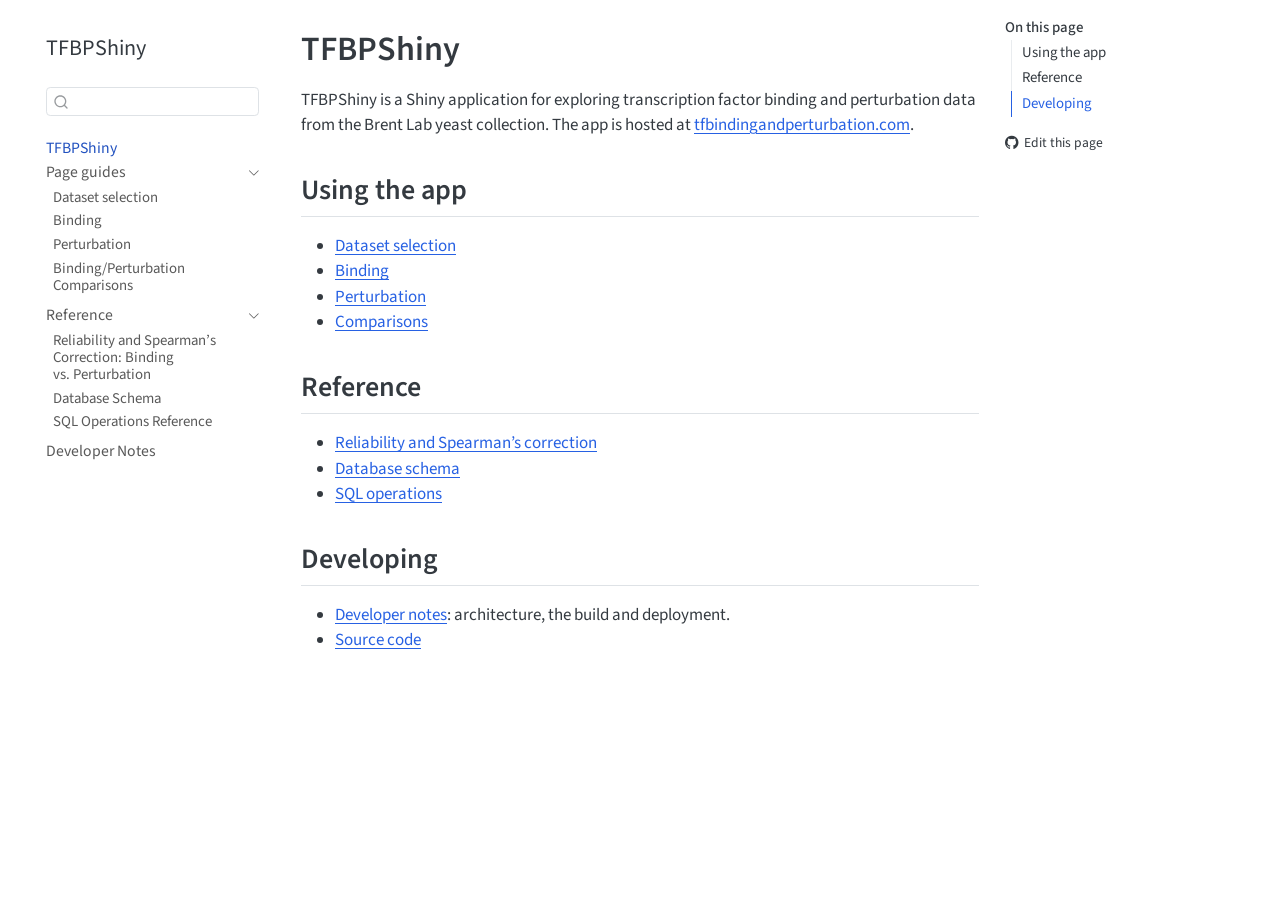
<file: index.html>
<!DOCTYPE html>
<html xmlns="http://www.w3.org/1999/xhtml" lang="en" xml:lang="en"><head>

<meta charset="utf-8">
<meta name="generator" content="quarto-1.10.19">

<meta name="viewport" content="width=device-width, initial-scale=1.0, user-scalable=yes">


<title>TFBPShiny</title>
<style>
/* Default styles provided by pandoc.
** See https://pandoc.org/MANUAL.html#variables-for-html for config info.
*/
span.smallcaps{font-variant: small-caps;}
div.columns{display: flex; gap: 1.5em;}
div.column{flex: auto;}
@media screen {
div.columns{gap: min(4vw, 1.5em);}
div.column{overflow-x: auto;}
}
div.hanging-indent{margin-left: 1.5em; text-indent: -1.5em;}
ul.task-list{list-style: none;}
ul.task-list li input[type="checkbox"] {
  width: 0.8em;
  margin: 0 0.8em 0.2em -1em; /* quarto-specific, see https://github.com/quarto-dev/quarto-cli/issues/4556 */ 
  vertical-align: middle;
}
</style>


<script src="site_libs/quarto-nav/quarto-nav.js"></script>
<script src="site_libs/quarto-nav/headroom.min.js"></script>
<script src="site_libs/clipboard/clipboard.min.js"></script>
<script src="site_libs/quarto-search/autocomplete.umd.js"></script>
<script src="site_libs/quarto-search/fuse.min.js"></script>
<script src="site_libs/quarto-search/quarto-search.js"></script>
<meta name="quarto:offset" content="./">
<script src="site_libs/quarto-html/quarto.js" type="module"></script>
<script src="site_libs/quarto-html/tabsets/tabsets.js" type="module"></script>
<script src="site_libs/quarto-html/popper.min.js"></script>
<script src="site_libs/quarto-html/tippy.umd.min.js"></script>
<script src="site_libs/quarto-html/anchor.min.js"></script>
<link href="site_libs/quarto-html/tippy.css" rel="stylesheet">
<link href="site_libs/quarto-html/quarto-syntax-highlighting-bf27225e3a48a9273f3daa8f8e829971.css" rel="stylesheet" id="quarto-text-highlighting-styles">
<script src="site_libs/bootstrap/bootstrap.min.js"></script>
<link href="site_libs/bootstrap/bootstrap-icons.css" rel="stylesheet">
<link href="site_libs/bootstrap/bootstrap-55617497126496852ff9f5a59253c640.min.css" rel="stylesheet" append-hash="true" id="quarto-bootstrap" data-mode="light">
<script id="quarto-search-options" type="application/json">{
  "location": "sidebar",
  "copy-button": false,
  "collapse-after": 3,
  "panel-placement": "start",
  "type": "textbox",
  "limit": 50,
  "keyboard-shortcut": [
    "f",
    "/",
    "s"
  ],
  "show-item-context": false,
  "language": {
    "search-no-results-text": "No results",
    "search-matching-documents-text": "matching documents",
    "search-copy-link-title": "Copy link to search",
    "search-hide-matches-text": "Hide additional matches",
    "search-more-match-text": "more match in this document",
    "search-more-matches-text": "more matches in this document",
    "search-clear-button-title": "Clear",
    "search-text-placeholder": "",
    "search-detached-cancel-button-title": "Cancel",
    "search-submit-button-title": "Submit",
    "search-label": "Search"
  }
}</script>


</head>

<body class="nav-sidebar floating quarto-light">

<div id="quarto-search-results"></div>
  <header id="quarto-header" class="headroom fixed-top">
  <nav class="quarto-secondary-nav">
    <div class="container-fluid d-flex">
      <button type="button" class="quarto-btn-toggle btn" data-bs-toggle="collapse" role="button" data-bs-target=".quarto-sidebar-collapse-item" aria-controls="quarto-sidebar" aria-expanded="false" aria-label="Toggle sidebar navigation" onclick="if (window.quartoToggleHeadroom) { window.quartoToggleHeadroom(); }">
        <i class="bi bi-layout-text-sidebar-reverse"></i>
      </button>
        <nav class="quarto-page-breadcrumbs" aria-label="breadcrumb"><ol class="breadcrumb"><li class="breadcrumb-item"><a href="./index.html">TFBPShiny</a></li></ol></nav>
        <a class="flex-grow-1" role="navigation" data-bs-toggle="collapse" data-bs-target=".quarto-sidebar-collapse-item" aria-controls="quarto-sidebar" aria-expanded="false" aria-label="Toggle sidebar navigation" onclick="if (window.quartoToggleHeadroom) { window.quartoToggleHeadroom(); }">      
        </a>
      <button type="button" class="btn quarto-search-button" aria-label="Search" onclick="window.quartoOpenSearch();">
        <i class="bi bi-search"></i>
      </button>
    </div>
  </nav>
</header>
<!-- content -->
<div id="quarto-content" class="quarto-container page-columns page-rows-contents page-layout-article">
<!-- sidebar -->
  <nav id="quarto-sidebar" class="sidebar collapse collapse-horizontal quarto-sidebar-collapse-item sidebar-navigation floating overflow-auto">
    <div class="pt-lg-2 mt-2 text-left sidebar-header">
    <div class="sidebar-title mb-0 py-0">
      <a href="./">TFBPShiny</a> 
    </div>
      </div>
        <div class="mt-2 flex-shrink-0 align-items-center">
        <div class="sidebar-search">
        <div id="quarto-search" class="" title="Search"></div>
        </div>
        </div>
    <div class="sidebar-menu-container"> 
    <ul class="list-unstyled mt-1">
        <li class="sidebar-item">
  <div class="sidebar-item-container"> 
  <a href="./index.html" class="sidebar-item-text sidebar-link active">
 <span class="menu-text">TFBPShiny</span></a>
  </div>
</li>
        <li class="sidebar-item sidebar-item-section">
      <div class="sidebar-item-container"> 
            <a class="sidebar-item-text sidebar-link text-start" data-bs-toggle="collapse" data-bs-target="#quarto-sidebar-section-1" role="navigation" aria-expanded="true">
 <span class="menu-text">Page guides</span></a>
          <a class="sidebar-item-toggle text-start" data-bs-toggle="collapse" data-bs-target="#quarto-sidebar-section-1" role="navigation" aria-expanded="true" aria-label="Toggle section">
            <i class="bi bi-chevron-right ms-2"></i>
          </a> 
      </div>
      <ul id="quarto-sidebar-section-1" class="collapse list-unstyled sidebar-section depth1 show">  
          <li class="sidebar-item">
  <div class="sidebar-item-container"> 
  <a href="./select_datasets_workflow.html" class="sidebar-item-text sidebar-link">
 <span class="menu-text">Dataset selection</span></a>
  </div>
</li>
          <li class="sidebar-item">
  <div class="sidebar-item-container"> 
  <a href="./binding_workflow.html" class="sidebar-item-text sidebar-link">
 <span class="menu-text">Binding</span></a>
  </div>
</li>
          <li class="sidebar-item">
  <div class="sidebar-item-container"> 
  <a href="./perturbation_workflow.html" class="sidebar-item-text sidebar-link">
 <span class="menu-text">Perturbation</span></a>
  </div>
</li>
          <li class="sidebar-item">
  <div class="sidebar-item-container"> 
  <a href="./comparison_workflow.html" class="sidebar-item-text sidebar-link">
 <span class="menu-text">Binding/Perturbation Comparisons</span></a>
  </div>
</li>
      </ul>
  </li>
        <li class="sidebar-item sidebar-item-section">
      <div class="sidebar-item-container"> 
            <a class="sidebar-item-text sidebar-link text-start" data-bs-toggle="collapse" data-bs-target="#quarto-sidebar-section-2" role="navigation" aria-expanded="true">
 <span class="menu-text">Reference</span></a>
          <a class="sidebar-item-toggle text-start" data-bs-toggle="collapse" data-bs-target="#quarto-sidebar-section-2" role="navigation" aria-expanded="true" aria-label="Toggle section">
            <i class="bi bi-chevron-right ms-2"></i>
          </a> 
      </div>
      <ul id="quarto-sidebar-section-2" class="collapse list-unstyled sidebar-section depth1 show">  
          <li class="sidebar-item">
  <div class="sidebar-item-container"> 
  <a href="./binding_perturbation_reliability.html" class="sidebar-item-text sidebar-link">
 <span class="menu-text">Reliability and Spearman’s Correction: Binding vs.&nbsp;Perturbation</span></a>
  </div>
</li>
          <li class="sidebar-item">
  <div class="sidebar-item-container"> 
  <a href="./materialized_db_schema.html" class="sidebar-item-text sidebar-link">
 <span class="menu-text">Database Schema</span></a>
  </div>
</li>
          <li class="sidebar-item">
  <div class="sidebar-item-container"> 
  <a href="./sql_operations.html" class="sidebar-item-text sidebar-link">
 <span class="menu-text">SQL Operations Reference</span></a>
  </div>
</li>
      </ul>
  </li>
        <li class="sidebar-item">
  <div class="sidebar-item-container"> 
  <a href="./development.html" class="sidebar-item-text sidebar-link">
 <span class="menu-text">Developer Notes</span></a>
  </div>
</li>
    </ul>
    </div>
</nav>
<div id="quarto-sidebar-glass" class="quarto-sidebar-collapse-item" data-bs-toggle="collapse" data-bs-target=".quarto-sidebar-collapse-item"></div>
<!-- margin-sidebar -->
    <div id="quarto-margin-sidebar" class="sidebar margin-sidebar">
        <nav id="TOC" role="doc-toc" class="toc-active">
    <h2 id="toc-title">On this page</h2>
   
  <ul>
  <li><a href="#using-the-app" id="toc-using-the-app" class="nav-link active" data-scroll-target="#using-the-app">Using the app</a></li>
  <li><a href="#reference" id="toc-reference" class="nav-link" data-scroll-target="#reference">Reference</a></li>
  <li><a href="#developing" id="toc-developing" class="nav-link" data-scroll-target="#developing">Developing</a></li>
  </ul>
<div class="toc-actions"><ul><li><a href="https://github.com/BrentLab/tfbpshiny/edit/main/docs/index.md" class="toc-action"><i class="bi bi-github"></i>Edit this page</a></li></ul></div></nav>
    </div>
<!-- main -->
<main class="content" id="quarto-document-content">

<header id="title-block-header" class="quarto-title-block default">
<div class="quarto-title">
<h1 class="title">TFBPShiny</h1>
</div>



<div class="quarto-title-meta">

    
  
    
  </div>
  


</header>


<p>TFBPShiny is a Shiny application for exploring transcription factor binding and perturbation data from the Brent Lab yeast collection. The app is hosted at <a href="https://tfbindingandperturbation.com">tfbindingandperturbation.com</a>.</p>
<section id="using-the-app" class="level2">
<h2 class="anchored" data-anchor-id="using-the-app">Using the app</h2>
<ul>
<li><a href="./select_datasets_workflow.html">Dataset selection</a></li>
<li><a href="./binding_workflow.html">Binding</a></li>
<li><a href="./perturbation_workflow.html">Perturbation</a></li>
<li><a href="./comparison_workflow.html">Comparisons</a></li>
</ul>
</section>
<section id="reference" class="level2">
<h2 class="anchored" data-anchor-id="reference">Reference</h2>
<ul>
<li><a href="./binding_perturbation_reliability.html">Reliability and Spearman’s correction</a></li>
<li><a href="./materialized_db_schema.html">Database schema</a></li>
<li><a href="./sql_operations.html">SQL operations</a></li>
</ul>
</section>
<section id="developing" class="level2">
<h2 class="anchored" data-anchor-id="developing">Developing</h2>
<ul>
<li><a href="./development.html">Developer notes</a>: architecture, the build and deployment.</li>
<li><a href="https://github.com/BrentLab/tfbpshiny">Source code</a></li>
</ul>


</section>

</main> <!-- /main -->
<script id="quarto-html-after-body" type="application/javascript">
  window.document.addEventListener("DOMContentLoaded", function (event) {
    const icon = "";
    const anchorJS = new window.AnchorJS();
    anchorJS.options = {
      placement: 'right',
      icon: icon
    };
    anchorJS.add('.anchored');
    const isCodeAnnotation = (el) => {
      for (const clz of el.classList) {
        if (clz.startsWith('code-annotation-')) {                     
          return true;
        }
      }
      return false;
    }
    const onCopySuccess = function(e) {
      // button target
      const button = e.trigger;
      // don't keep focus
      button.blur();
      // flash "checked"
      button.classList.add('code-copy-button-checked');
      var currentTitle = button.getAttribute("title");
      button.setAttribute("title", "Copied!");
      let tooltip;
      if (window.bootstrap) {
        button.setAttribute("data-bs-toggle", "tooltip");
        button.setAttribute("data-bs-placement", "left");
        button.setAttribute("data-bs-title", "Copied!");
        tooltip = new bootstrap.Tooltip(button, 
          { trigger: "manual", 
            customClass: "code-copy-button-tooltip",
            offset: [0, -8]});
        tooltip.show();    
      }
      setTimeout(function() {
        if (tooltip) {
          tooltip.hide();
          button.removeAttribute("data-bs-title");
          button.removeAttribute("data-bs-toggle");
          button.removeAttribute("data-bs-placement");
        }
        button.setAttribute("title", currentTitle);
        button.classList.remove('code-copy-button-checked');
      }, 1000);
      // clear code selection
      e.clearSelection();
    }
    const getTextToCopy = function(trigger) {
      const outerScaffold = trigger.parentElement.cloneNode(true);
      const codeEl = outerScaffold.querySelector('code');
      for (const childEl of codeEl.children) {
        if (isCodeAnnotation(childEl)) {
          childEl.remove();
        }
      }
      return codeEl.innerText;
    }
    const clipboard = new window.ClipboardJS('.code-copy-button:not([data-in-quarto-modal])', {
      text: getTextToCopy
    });
    clipboard.on('success', onCopySuccess);
    if (window.document.getElementById('quarto-embedded-source-code-modal')) {
      const clipboardModal = new window.ClipboardJS('.code-copy-button[data-in-quarto-modal]', {
        text: getTextToCopy,
        container: window.document.getElementById('quarto-embedded-source-code-modal')
      });
      clipboardModal.on('success', onCopySuccess);
    }
      var localhostRegex = new RegExp(/^(?:http|https):\/\/localhost\:?[0-9]*\//);
      var mailtoRegex = new RegExp(/^mailto:/);
        var filterRegex = new RegExp("https:\/\/BrentLab\.github\.io\/tfbpshiny\/");
      var isInternal = (href) => {
          return filterRegex.test(href) || localhostRegex.test(href) || mailtoRegex.test(href);
      }
      // Inspect non-navigation links and adorn them if external
     var links = window.document.querySelectorAll('a[href]:not(.nav-link):not(.navbar-brand):not(.toc-action):not(.sidebar-link):not(.sidebar-item-toggle):not(.pagination-link):not(.no-external):not([aria-hidden]):not(.dropdown-item):not(.quarto-navigation-tool):not(.about-link)');
      for (var i=0; i<links.length; i++) {
        const link = links[i];
        if (!isInternal(link.href)) {
          // undo the damage that might have been done by quarto-nav.js in the case of
          // links that we want to consider external
          if (link.dataset.originalHref !== undefined) {
            link.href = link.dataset.originalHref;
          }
        }
      }
    function tippyHover(el, contentFn, onTriggerFn, onUntriggerFn) {
      const config = {
        allowHTML: true,
        maxWidth: 500,
        delay: 100,
        arrow: false,
        appendTo: function(el) {
            return el.parentElement;
        },
        interactive: true,
        interactiveBorder: 10,
        theme: 'quarto',
        placement: 'bottom-start',
      };
      if (contentFn) {
        config.content = contentFn;
      }
      if (onTriggerFn) {
        config.onTrigger = onTriggerFn;
      }
      if (onUntriggerFn) {
        config.onUntrigger = onUntriggerFn;
      }
      window.tippy(el, config); 
    }
    const noterefs = window.document.querySelectorAll('a[role="doc-noteref"]');
    for (var i=0; i<noterefs.length; i++) {
      const ref = noterefs[i];
      tippyHover(ref, function() {
        // use id or data attribute instead here
        let href = ref.getAttribute('data-footnote-href') || ref.getAttribute('href');
        try { href = new URL(href).hash; } catch {}
        const id = href.replace(/^#\/?/, "");
        const note = window.document.getElementById(id);
        if (note) {
          return note.innerHTML;
        } else {
          return "";
        }
      });
    }
    const xrefs = window.document.querySelectorAll('a.quarto-xref');
    const processXRef = (id, note) => {
      // Strip column container classes
      const stripColumnClz = (el) => {
        el.classList.remove("page-full", "page-columns");
        if (el.children) {
          for (const child of el.children) {
            stripColumnClz(child);
          }
        }
      }
      stripColumnClz(note)
      if (id === null || id.startsWith('sec-')) {
        // Special case sections, only their first couple elements
        const container = document.createElement("div");
        if (note.children && note.children.length > 2) {
          container.appendChild(note.children[0].cloneNode(true));
          for (let i = 1; i < note.children.length; i++) {
            const child = note.children[i];
            if (child.tagName === "P" && child.innerText === "") {
              continue;
            } else {
              container.appendChild(child.cloneNode(true));
              break;
            }
          }
          if (window.Quarto?.typesetMath) {
            window.Quarto.typesetMath(container);
          }
          return container.innerHTML
        } else {
          if (window.Quarto?.typesetMath) {
            window.Quarto.typesetMath(note);
          }
          return note.innerHTML;
        }
      } else {
        // Remove any anchor links if they are present
        const anchorLink = note.querySelector('a.anchorjs-link');
        if (anchorLink) {
          anchorLink.remove();
        }
        if (window.Quarto?.typesetMath) {
          window.Quarto.typesetMath(note);
        }
        if (note.classList.contains("callout")) {
          return note.outerHTML;
        } else {
          return note.innerHTML;
        }
      }
    }
    for (var i=0; i<xrefs.length; i++) {
      const xref = xrefs[i];
      tippyHover(xref, undefined, function(instance) {
        instance.disable();
        let url = xref.getAttribute('href');
        let hash = undefined; 
        if (url.startsWith('#')) {
          hash = url;
        } else {
          try { hash = new URL(url).hash; } catch {}
        }
        if (hash) {
          const id = hash.replace(/^#\/?/, "");
          const note = window.document.getElementById(id);
          if (note !== null) {
            try {
              const html = processXRef(id, note.cloneNode(true));
              instance.setContent(html);
            } finally {
              instance.enable();
              instance.show();
            }
          } else {
            // See if we can fetch this
            fetch(url.split('#')[0])
            .then(res => res.text())
            .then(html => {
              const parser = new DOMParser();
              const htmlDoc = parser.parseFromString(html, "text/html");
              const note = htmlDoc.getElementById(id);
              if (note !== null) {
                const html = processXRef(id, note);
                instance.setContent(html);
              } 
            }).finally(() => {
              instance.enable();
              instance.show();
            });
          }
        } else {
          // See if we can fetch a full url (with no hash to target)
          // This is a special case and we should probably do some content thinning / targeting
          fetch(url)
          .then(res => res.text())
          .then(html => {
            const parser = new DOMParser();
            const htmlDoc = parser.parseFromString(html, "text/html");
            const note = htmlDoc.querySelector('main.content');
            if (note !== null) {
              // This should only happen for chapter cross references
              // (since there is no id in the URL)
              // remove the first header
              if (note.children.length > 0 && note.children[0].tagName === "HEADER") {
                note.children[0].remove();
              }
              const html = processXRef(null, note);
              instance.setContent(html);
            } 
          }).finally(() => {
            instance.enable();
            instance.show();
          });
        }
      }, function(instance) {
      });
    }
        let selectedAnnoteEl;
        const selectorForAnnotation = ( cell, annotation) => {
          let cellAttr = 'data-code-cell="' + cell + '"';
          let lineAttr = 'data-code-annotation="' +  annotation + '"';
          const selector = 'span[' + cellAttr + '][' + lineAttr + ']';
          return selector;
        }
        const selectCodeLines = (annoteEl) => {
          const doc = window.document;
          const targetCell = annoteEl.getAttribute("data-target-cell");
          const targetAnnotation = annoteEl.getAttribute("data-target-annotation");
          const annoteSpan = window.document.querySelector(selectorForAnnotation(targetCell, targetAnnotation));
          const lines = annoteSpan.getAttribute("data-code-lines").split(",");
          const lineIds = lines.map((line) => {
            return targetCell + "-" + line;
          })
          let top = null;
          let height = null;
          let parent = null;
          if (lineIds.length > 0) {
              //compute the position of the single el (top and bottom and make a div)
              const el = window.document.getElementById(lineIds[0]);
              top = el.offsetTop;
              height = el.offsetHeight;
              parent = el.parentElement.parentElement;
            if (lineIds.length > 1) {
              const lastEl = window.document.getElementById(lineIds[lineIds.length - 1]);
              const bottom = lastEl.offsetTop + lastEl.offsetHeight;
              height = bottom - top;
            }
            if (top !== null && height !== null && parent !== null) {
              // cook up a div (if necessary) and position it 
              let div = window.document.getElementById("code-annotation-line-highlight");
              if (div === null) {
                div = window.document.createElement("div");
                div.setAttribute("id", "code-annotation-line-highlight");
                div.style.position = 'absolute';
                parent.appendChild(div);
              }
              div.style.top = top - 2 + "px";
              div.style.height = height + 4 + "px";
              div.style.left = 0;
              let gutterDiv = window.document.getElementById("code-annotation-line-highlight-gutter");
              if (gutterDiv === null) {
                gutterDiv = window.document.createElement("div");
                gutterDiv.setAttribute("id", "code-annotation-line-highlight-gutter");
                gutterDiv.style.position = 'absolute';
                const codeCell = window.document.getElementById(targetCell);
                const gutter = codeCell.querySelector('.code-annotation-gutter');
                gutter.appendChild(gutterDiv);
              }
              gutterDiv.style.top = top - 2 + "px";
              gutterDiv.style.height = height + 4 + "px";
            }
            selectedAnnoteEl = annoteEl;
          }
        };
        const unselectCodeLines = () => {
          const elementsIds = ["code-annotation-line-highlight", "code-annotation-line-highlight-gutter"];
          elementsIds.forEach((elId) => {
            const div = window.document.getElementById(elId);
            if (div) {
              div.remove();
            }
          });
          selectedAnnoteEl = undefined;
        };
          // Handle positioning of the toggle
      window.addEventListener(
        "resize",
        throttle(() => {
          elRect = undefined;
          if (selectedAnnoteEl) {
            selectCodeLines(selectedAnnoteEl);
          }
        }, 10)
      );
      function throttle(fn, ms) {
      let throttle = false;
      let timer;
        return (...args) => {
          if(!throttle) { // first call gets through
              fn.apply(this, args);
              throttle = true;
          } else { // all the others get throttled
              if(timer) clearTimeout(timer); // cancel #2
              timer = setTimeout(() => {
                fn.apply(this, args);
                timer = throttle = false;
              }, ms);
          }
        };
      }
        // Attach click handler to the DT
        const annoteDls = window.document.querySelectorAll('dt[data-target-cell]');
        for (const annoteDlNode of annoteDls) {
          annoteDlNode.addEventListener('click', (event) => {
            const clickedEl = event.target;
            if (clickedEl !== selectedAnnoteEl) {
              unselectCodeLines();
              const activeEl = window.document.querySelector('dt[data-target-cell].code-annotation-active');
              if (activeEl) {
                activeEl.classList.remove('code-annotation-active');
              }
              selectCodeLines(clickedEl);
              clickedEl.classList.add('code-annotation-active');
            } else {
              // Unselect the line
              unselectCodeLines();
              clickedEl.classList.remove('code-annotation-active');
            }
          });
        }
    const findCites = (el) => {
      const parentEl = el.parentElement;
      if (parentEl) {
        const cites = parentEl.dataset.cites;
        if (cites) {
          return {
            el,
            cites: cites.split(' ')
          };
        } else {
          return findCites(el.parentElement)
        }
      } else {
        return undefined;
      }
    };
    var bibliorefs = window.document.querySelectorAll('a[role="doc-biblioref"]');
    for (var i=0; i<bibliorefs.length; i++) {
      const ref = bibliorefs[i];
      const citeInfo = findCites(ref);
      if (citeInfo) {
        tippyHover(citeInfo.el, function() {
          var popup = window.document.createElement('div');
          citeInfo.cites.forEach(function(cite) {
            var citeDiv = window.document.createElement('div');
            citeDiv.classList.add('hanging-indent');
            citeDiv.classList.add('csl-entry');
            var biblioDiv = window.document.getElementById('ref-' + cite);
            if (biblioDiv) {
              citeDiv.innerHTML = biblioDiv.innerHTML;
            }
            popup.appendChild(citeDiv);
          });
          return popup.innerHTML;
        });
      }
    }
  });
  </script>
</div> <!-- /content -->




<footer class="footer"><div class="nav-footer"><div class="nav-footer-center"><div class="toc-actions d-sm-block d-md-none"><ul><li><a href="https://github.com/BrentLab/tfbpshiny/edit/main/docs/index.md" class="toc-action"><i class="bi bi-github"></i>Edit this page</a></li></ul></div></div></div></footer></body></html>
</file>
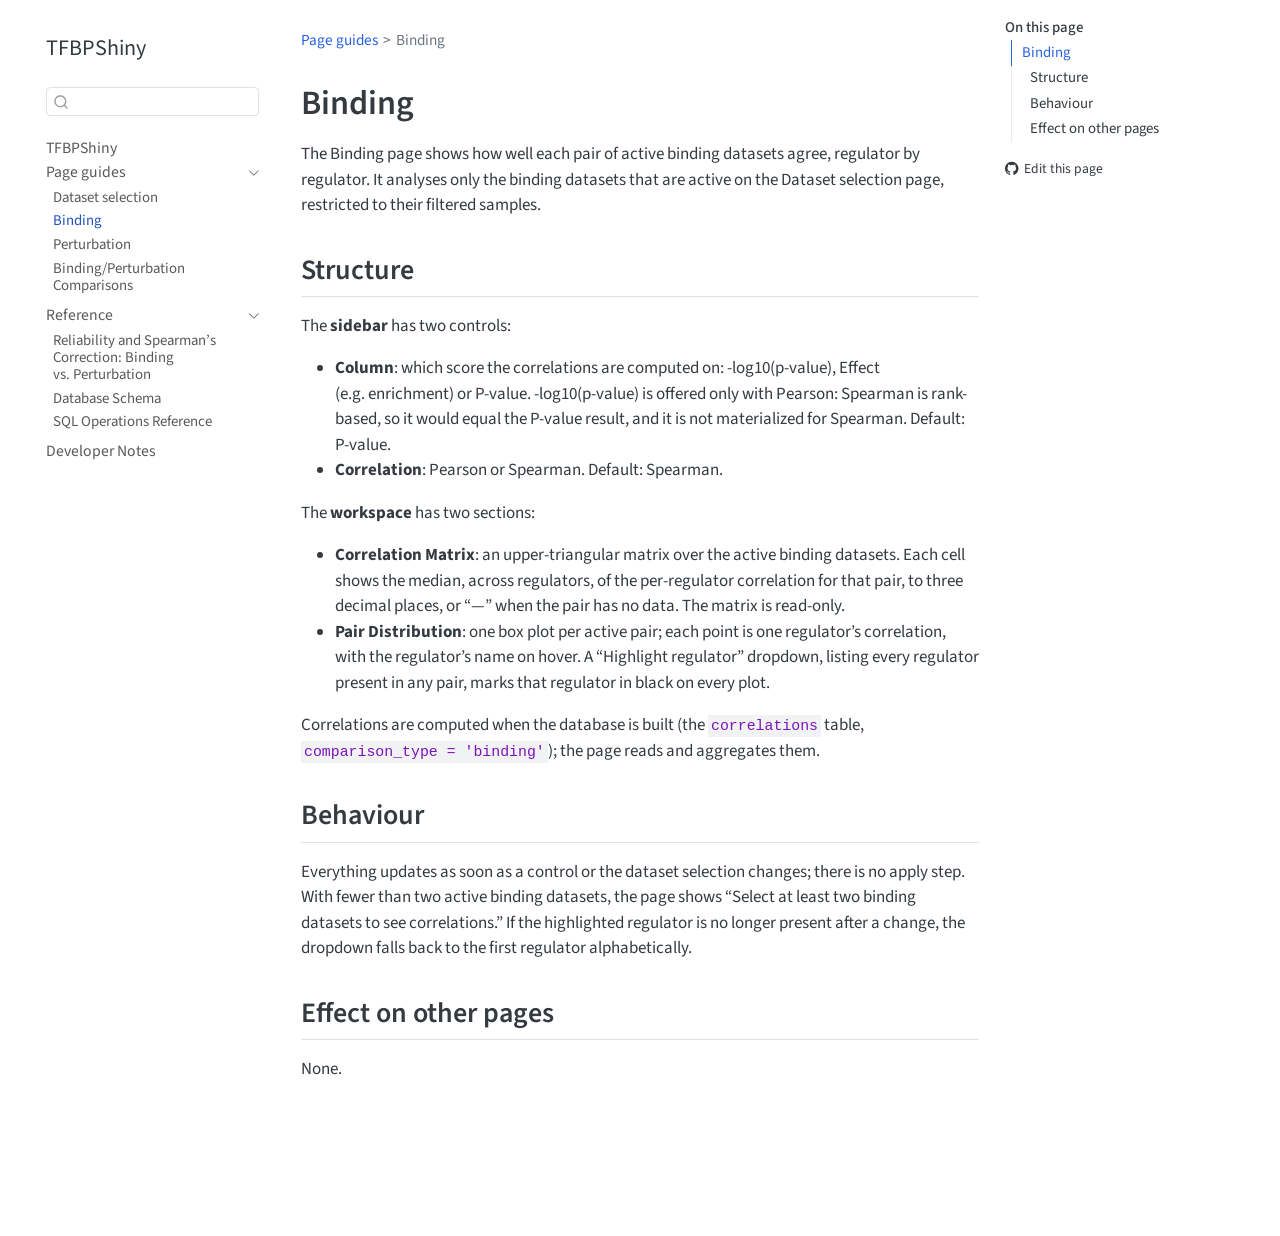
<file: binding_workflow.html>
<!DOCTYPE html>
<html xmlns="http://www.w3.org/1999/xhtml" lang="en" xml:lang="en"><head>

<meta charset="utf-8">
<meta name="generator" content="quarto-1.10.19">

<meta name="viewport" content="width=device-width, initial-scale=1.0, user-scalable=yes">


<title>binding_workflow – TFBPShiny</title>
<style>
/* Default styles provided by pandoc.
** See https://pandoc.org/MANUAL.html#variables-for-html for config info.
*/
span.smallcaps{font-variant: small-caps;}
div.columns{display: flex; gap: 1.5em;}
div.column{flex: auto;}
@media screen {
div.columns{gap: min(4vw, 1.5em);}
div.column{overflow-x: auto;}
}
div.hanging-indent{margin-left: 1.5em; text-indent: -1.5em;}
ul.task-list{list-style: none;}
ul.task-list li input[type="checkbox"] {
  width: 0.8em;
  margin: 0 0.8em 0.2em -1em; /* quarto-specific, see https://github.com/quarto-dev/quarto-cli/issues/4556 */ 
  vertical-align: middle;
}
</style>


<script src="site_libs/quarto-nav/quarto-nav.js"></script>
<script src="site_libs/quarto-nav/headroom.min.js"></script>
<script src="site_libs/clipboard/clipboard.min.js"></script>
<script src="site_libs/quarto-search/autocomplete.umd.js"></script>
<script src="site_libs/quarto-search/fuse.min.js"></script>
<script src="site_libs/quarto-search/quarto-search.js"></script>
<meta name="quarto:offset" content="./">
<script src="site_libs/quarto-html/quarto.js" type="module"></script>
<script src="site_libs/quarto-html/tabsets/tabsets.js" type="module"></script>
<script src="site_libs/quarto-html/popper.min.js"></script>
<script src="site_libs/quarto-html/tippy.umd.min.js"></script>
<script src="site_libs/quarto-html/anchor.min.js"></script>
<link href="site_libs/quarto-html/tippy.css" rel="stylesheet">
<link href="site_libs/quarto-html/quarto-syntax-highlighting-bf27225e3a48a9273f3daa8f8e829971.css" rel="stylesheet" id="quarto-text-highlighting-styles">
<script src="site_libs/bootstrap/bootstrap.min.js"></script>
<link href="site_libs/bootstrap/bootstrap-icons.css" rel="stylesheet">
<link href="site_libs/bootstrap/bootstrap-55617497126496852ff9f5a59253c640.min.css" rel="stylesheet" append-hash="true" id="quarto-bootstrap" data-mode="light">
<script id="quarto-search-options" type="application/json">{
  "location": "sidebar",
  "copy-button": false,
  "collapse-after": 3,
  "panel-placement": "start",
  "type": "textbox",
  "limit": 50,
  "keyboard-shortcut": [
    "f",
    "/",
    "s"
  ],
  "show-item-context": false,
  "language": {
    "search-no-results-text": "No results",
    "search-matching-documents-text": "matching documents",
    "search-copy-link-title": "Copy link to search",
    "search-hide-matches-text": "Hide additional matches",
    "search-more-match-text": "more match in this document",
    "search-more-matches-text": "more matches in this document",
    "search-clear-button-title": "Clear",
    "search-text-placeholder": "",
    "search-detached-cancel-button-title": "Cancel",
    "search-submit-button-title": "Submit",
    "search-label": "Search"
  }
}</script>


</head>

<body class="nav-sidebar floating quarto-light">

<div id="quarto-search-results"></div>
  <header id="quarto-header" class="headroom fixed-top">
  <nav class="quarto-secondary-nav">
    <div class="container-fluid d-flex">
      <button type="button" class="quarto-btn-toggle btn" data-bs-toggle="collapse" role="button" data-bs-target=".quarto-sidebar-collapse-item" aria-controls="quarto-sidebar" aria-expanded="false" aria-label="Toggle sidebar navigation" onclick="if (window.quartoToggleHeadroom) { window.quartoToggleHeadroom(); }">
        <i class="bi bi-layout-text-sidebar-reverse"></i>
      </button>
        <nav class="quarto-page-breadcrumbs" aria-label="breadcrumb"><ol class="breadcrumb"><li class="breadcrumb-item"><a href="./select_datasets_workflow.html">Page guides</a></li><li class="breadcrumb-item"><a href="./binding_workflow.html">Binding</a></li></ol></nav>
        <a class="flex-grow-1" role="navigation" data-bs-toggle="collapse" data-bs-target=".quarto-sidebar-collapse-item" aria-controls="quarto-sidebar" aria-expanded="false" aria-label="Toggle sidebar navigation" onclick="if (window.quartoToggleHeadroom) { window.quartoToggleHeadroom(); }">      
        </a>
      <button type="button" class="btn quarto-search-button" aria-label="Search" onclick="window.quartoOpenSearch();">
        <i class="bi bi-search"></i>
      </button>
    </div>
  </nav>
</header>
<!-- content -->
<div id="quarto-content" class="quarto-container page-columns page-rows-contents page-layout-article">
<!-- sidebar -->
  <nav id="quarto-sidebar" class="sidebar collapse collapse-horizontal quarto-sidebar-collapse-item sidebar-navigation floating overflow-auto">
    <div class="pt-lg-2 mt-2 text-left sidebar-header">
    <div class="sidebar-title mb-0 py-0">
      <a href="./">TFBPShiny</a> 
    </div>
      </div>
        <div class="mt-2 flex-shrink-0 align-items-center">
        <div class="sidebar-search">
        <div id="quarto-search" class="" title="Search"></div>
        </div>
        </div>
    <div class="sidebar-menu-container"> 
    <ul class="list-unstyled mt-1">
        <li class="sidebar-item">
  <div class="sidebar-item-container"> 
  <a href="./index.html" class="sidebar-item-text sidebar-link">
 <span class="menu-text">TFBPShiny</span></a>
  </div>
</li>
        <li class="sidebar-item sidebar-item-section">
      <div class="sidebar-item-container"> 
            <a class="sidebar-item-text sidebar-link text-start" data-bs-toggle="collapse" data-bs-target="#quarto-sidebar-section-1" role="navigation" aria-expanded="true">
 <span class="menu-text">Page guides</span></a>
          <a class="sidebar-item-toggle text-start" data-bs-toggle="collapse" data-bs-target="#quarto-sidebar-section-1" role="navigation" aria-expanded="true" aria-label="Toggle section">
            <i class="bi bi-chevron-right ms-2"></i>
          </a> 
      </div>
      <ul id="quarto-sidebar-section-1" class="collapse list-unstyled sidebar-section depth1 show">  
          <li class="sidebar-item">
  <div class="sidebar-item-container"> 
  <a href="./select_datasets_workflow.html" class="sidebar-item-text sidebar-link">
 <span class="menu-text">Dataset selection</span></a>
  </div>
</li>
          <li class="sidebar-item">
  <div class="sidebar-item-container"> 
  <a href="./binding_workflow.html" class="sidebar-item-text sidebar-link active">
 <span class="menu-text">Binding</span></a>
  </div>
</li>
          <li class="sidebar-item">
  <div class="sidebar-item-container"> 
  <a href="./perturbation_workflow.html" class="sidebar-item-text sidebar-link">
 <span class="menu-text">Perturbation</span></a>
  </div>
</li>
          <li class="sidebar-item">
  <div class="sidebar-item-container"> 
  <a href="./comparison_workflow.html" class="sidebar-item-text sidebar-link">
 <span class="menu-text">Binding/Perturbation Comparisons</span></a>
  </div>
</li>
      </ul>
  </li>
        <li class="sidebar-item sidebar-item-section">
      <div class="sidebar-item-container"> 
            <a class="sidebar-item-text sidebar-link text-start" data-bs-toggle="collapse" data-bs-target="#quarto-sidebar-section-2" role="navigation" aria-expanded="true">
 <span class="menu-text">Reference</span></a>
          <a class="sidebar-item-toggle text-start" data-bs-toggle="collapse" data-bs-target="#quarto-sidebar-section-2" role="navigation" aria-expanded="true" aria-label="Toggle section">
            <i class="bi bi-chevron-right ms-2"></i>
          </a> 
      </div>
      <ul id="quarto-sidebar-section-2" class="collapse list-unstyled sidebar-section depth1 show">  
          <li class="sidebar-item">
  <div class="sidebar-item-container"> 
  <a href="./binding_perturbation_reliability.html" class="sidebar-item-text sidebar-link">
 <span class="menu-text">Reliability and Spearman’s Correction: Binding vs.&nbsp;Perturbation</span></a>
  </div>
</li>
          <li class="sidebar-item">
  <div class="sidebar-item-container"> 
  <a href="./materialized_db_schema.html" class="sidebar-item-text sidebar-link">
 <span class="menu-text">Database Schema</span></a>
  </div>
</li>
          <li class="sidebar-item">
  <div class="sidebar-item-container"> 
  <a href="./sql_operations.html" class="sidebar-item-text sidebar-link">
 <span class="menu-text">SQL Operations Reference</span></a>
  </div>
</li>
      </ul>
  </li>
        <li class="sidebar-item">
  <div class="sidebar-item-container"> 
  <a href="./development.html" class="sidebar-item-text sidebar-link">
 <span class="menu-text">Developer Notes</span></a>
  </div>
</li>
    </ul>
    </div>
</nav>
<div id="quarto-sidebar-glass" class="quarto-sidebar-collapse-item" data-bs-toggle="collapse" data-bs-target=".quarto-sidebar-collapse-item"></div>
<!-- margin-sidebar -->
    <div id="quarto-margin-sidebar" class="sidebar margin-sidebar">
        <nav id="TOC" role="doc-toc" class="toc-active">
    <h2 id="toc-title">On this page</h2>
   
  <ul>
  <li><a href="#binding" id="toc-binding" class="nav-link active" data-scroll-target="#binding">Binding</a>
  <ul class="collapse">
  <li><a href="#structure" id="toc-structure" class="nav-link" data-scroll-target="#structure">Structure</a></li>
  <li><a href="#behaviour" id="toc-behaviour" class="nav-link" data-scroll-target="#behaviour">Behaviour</a></li>
  <li><a href="#effect-on-other-pages" id="toc-effect-on-other-pages" class="nav-link" data-scroll-target="#effect-on-other-pages">Effect on other pages</a></li>
  </ul></li>
  </ul>
<div class="toc-actions"><ul><li><a href="https://github.com/BrentLab/tfbpshiny/edit/main/docs/binding_workflow.md" class="toc-action"><i class="bi bi-github"></i>Edit this page</a></li></ul></div></nav>
    </div>
<!-- main -->
<main class="content" id="quarto-document-content"><header id="title-block-header" class="quarto-title-block"><nav class="quarto-page-breadcrumbs quarto-title-breadcrumbs d-none d-lg-block" aria-label="breadcrumb"><ol class="breadcrumb"><li class="breadcrumb-item"><a href="./select_datasets_workflow.html">Page guides</a></li><li class="breadcrumb-item"><a href="./binding_workflow.html">Binding</a></li></ol></nav></header>




<section id="binding" class="level1">
<h1>Binding</h1>
<p>The Binding page shows how well each pair of active binding datasets agree, regulator by regulator. It analyses only the binding datasets that are active on the Dataset selection page, restricted to their filtered samples.</p>
<section id="structure" class="level2">
<h2 class="anchored" data-anchor-id="structure">Structure</h2>
<p>The <strong>sidebar</strong> has two controls:</p>
<ul>
<li><strong>Column</strong>: which score the correlations are computed on: -log10(p-value), Effect (e.g.&nbsp;enrichment) or P-value. -log10(p-value) is offered only with Pearson: Spearman is rank-based, so it would equal the P-value result, and it is not materialized for Spearman. Default: P-value.</li>
<li><strong>Correlation</strong>: Pearson or Spearman. Default: Spearman.</li>
</ul>
<p>The <strong>workspace</strong> has two sections:</p>
<ul>
<li><strong>Correlation Matrix</strong>: an upper-triangular matrix over the active binding datasets. Each cell shows the median, across regulators, of the per-regulator correlation for that pair, to three decimal places, or “—” when the pair has no data. The matrix is read-only.</li>
<li><strong>Pair Distribution</strong>: one box plot per active pair; each point is one regulator’s correlation, with the regulator’s name on hover. A “Highlight regulator” dropdown, listing every regulator present in any pair, marks that regulator in black on every plot.</li>
</ul>
<p>Correlations are computed when the database is built (the <code>correlations</code> table, <code>comparison_type = 'binding'</code>); the page reads and aggregates them.</p>
</section>
<section id="behaviour" class="level2">
<h2 class="anchored" data-anchor-id="behaviour">Behaviour</h2>
<p>Everything updates as soon as a control or the dataset selection changes; there is no apply step. With fewer than two active binding datasets, the page shows “Select at least two binding datasets to see correlations.” If the highlighted regulator is no longer present after a change, the dropdown falls back to the first regulator alphabetically.</p>
</section>
<section id="effect-on-other-pages" class="level2">
<h2 class="anchored" data-anchor-id="effect-on-other-pages">Effect on other pages</h2>
<p>None.</p>


</section>
</section>

</main> <!-- /main -->
<script id="quarto-html-after-body" type="application/javascript">
  window.document.addEventListener("DOMContentLoaded", function (event) {
    const icon = "";
    const anchorJS = new window.AnchorJS();
    anchorJS.options = {
      placement: 'right',
      icon: icon
    };
    anchorJS.add('.anchored');
    const isCodeAnnotation = (el) => {
      for (const clz of el.classList) {
        if (clz.startsWith('code-annotation-')) {                     
          return true;
        }
      }
      return false;
    }
    const onCopySuccess = function(e) {
      // button target
      const button = e.trigger;
      // don't keep focus
      button.blur();
      // flash "checked"
      button.classList.add('code-copy-button-checked');
      var currentTitle = button.getAttribute("title");
      button.setAttribute("title", "Copied!");
      let tooltip;
      if (window.bootstrap) {
        button.setAttribute("data-bs-toggle", "tooltip");
        button.setAttribute("data-bs-placement", "left");
        button.setAttribute("data-bs-title", "Copied!");
        tooltip = new bootstrap.Tooltip(button, 
          { trigger: "manual", 
            customClass: "code-copy-button-tooltip",
            offset: [0, -8]});
        tooltip.show();    
      }
      setTimeout(function() {
        if (tooltip) {
          tooltip.hide();
          button.removeAttribute("data-bs-title");
          button.removeAttribute("data-bs-toggle");
          button.removeAttribute("data-bs-placement");
        }
        button.setAttribute("title", currentTitle);
        button.classList.remove('code-copy-button-checked');
      }, 1000);
      // clear code selection
      e.clearSelection();
    }
    const getTextToCopy = function(trigger) {
      const outerScaffold = trigger.parentElement.cloneNode(true);
      const codeEl = outerScaffold.querySelector('code');
      for (const childEl of codeEl.children) {
        if (isCodeAnnotation(childEl)) {
          childEl.remove();
        }
      }
      return codeEl.innerText;
    }
    const clipboard = new window.ClipboardJS('.code-copy-button:not([data-in-quarto-modal])', {
      text: getTextToCopy
    });
    clipboard.on('success', onCopySuccess);
    if (window.document.getElementById('quarto-embedded-source-code-modal')) {
      const clipboardModal = new window.ClipboardJS('.code-copy-button[data-in-quarto-modal]', {
        text: getTextToCopy,
        container: window.document.getElementById('quarto-embedded-source-code-modal')
      });
      clipboardModal.on('success', onCopySuccess);
    }
      var localhostRegex = new RegExp(/^(?:http|https):\/\/localhost\:?[0-9]*\//);
      var mailtoRegex = new RegExp(/^mailto:/);
        var filterRegex = new RegExp("https:\/\/BrentLab\.github\.io\/tfbpshiny\/");
      var isInternal = (href) => {
          return filterRegex.test(href) || localhostRegex.test(href) || mailtoRegex.test(href);
      }
      // Inspect non-navigation links and adorn them if external
     var links = window.document.querySelectorAll('a[href]:not(.nav-link):not(.navbar-brand):not(.toc-action):not(.sidebar-link):not(.sidebar-item-toggle):not(.pagination-link):not(.no-external):not([aria-hidden]):not(.dropdown-item):not(.quarto-navigation-tool):not(.about-link)');
      for (var i=0; i<links.length; i++) {
        const link = links[i];
        if (!isInternal(link.href)) {
          // undo the damage that might have been done by quarto-nav.js in the case of
          // links that we want to consider external
          if (link.dataset.originalHref !== undefined) {
            link.href = link.dataset.originalHref;
          }
        }
      }
    function tippyHover(el, contentFn, onTriggerFn, onUntriggerFn) {
      const config = {
        allowHTML: true,
        maxWidth: 500,
        delay: 100,
        arrow: false,
        appendTo: function(el) {
            return el.parentElement;
        },
        interactive: true,
        interactiveBorder: 10,
        theme: 'quarto',
        placement: 'bottom-start',
      };
      if (contentFn) {
        config.content = contentFn;
      }
      if (onTriggerFn) {
        config.onTrigger = onTriggerFn;
      }
      if (onUntriggerFn) {
        config.onUntrigger = onUntriggerFn;
      }
      window.tippy(el, config); 
    }
    const noterefs = window.document.querySelectorAll('a[role="doc-noteref"]');
    for (var i=0; i<noterefs.length; i++) {
      const ref = noterefs[i];
      tippyHover(ref, function() {
        // use id or data attribute instead here
        let href = ref.getAttribute('data-footnote-href') || ref.getAttribute('href');
        try { href = new URL(href).hash; } catch {}
        const id = href.replace(/^#\/?/, "");
        const note = window.document.getElementById(id);
        if (note) {
          return note.innerHTML;
        } else {
          return "";
        }
      });
    }
    const xrefs = window.document.querySelectorAll('a.quarto-xref');
    const processXRef = (id, note) => {
      // Strip column container classes
      const stripColumnClz = (el) => {
        el.classList.remove("page-full", "page-columns");
        if (el.children) {
          for (const child of el.children) {
            stripColumnClz(child);
          }
        }
      }
      stripColumnClz(note)
      if (id === null || id.startsWith('sec-')) {
        // Special case sections, only their first couple elements
        const container = document.createElement("div");
        if (note.children && note.children.length > 2) {
          container.appendChild(note.children[0].cloneNode(true));
          for (let i = 1; i < note.children.length; i++) {
            const child = note.children[i];
            if (child.tagName === "P" && child.innerText === "") {
              continue;
            } else {
              container.appendChild(child.cloneNode(true));
              break;
            }
          }
          if (window.Quarto?.typesetMath) {
            window.Quarto.typesetMath(container);
          }
          return container.innerHTML
        } else {
          if (window.Quarto?.typesetMath) {
            window.Quarto.typesetMath(note);
          }
          return note.innerHTML;
        }
      } else {
        // Remove any anchor links if they are present
        const anchorLink = note.querySelector('a.anchorjs-link');
        if (anchorLink) {
          anchorLink.remove();
        }
        if (window.Quarto?.typesetMath) {
          window.Quarto.typesetMath(note);
        }
        if (note.classList.contains("callout")) {
          return note.outerHTML;
        } else {
          return note.innerHTML;
        }
      }
    }
    for (var i=0; i<xrefs.length; i++) {
      const xref = xrefs[i];
      tippyHover(xref, undefined, function(instance) {
        instance.disable();
        let url = xref.getAttribute('href');
        let hash = undefined; 
        if (url.startsWith('#')) {
          hash = url;
        } else {
          try { hash = new URL(url).hash; } catch {}
        }
        if (hash) {
          const id = hash.replace(/^#\/?/, "");
          const note = window.document.getElementById(id);
          if (note !== null) {
            try {
              const html = processXRef(id, note.cloneNode(true));
              instance.setContent(html);
            } finally {
              instance.enable();
              instance.show();
            }
          } else {
            // See if we can fetch this
            fetch(url.split('#')[0])
            .then(res => res.text())
            .then(html => {
              const parser = new DOMParser();
              const htmlDoc = parser.parseFromString(html, "text/html");
              const note = htmlDoc.getElementById(id);
              if (note !== null) {
                const html = processXRef(id, note);
                instance.setContent(html);
              } 
            }).finally(() => {
              instance.enable();
              instance.show();
            });
          }
        } else {
          // See if we can fetch a full url (with no hash to target)
          // This is a special case and we should probably do some content thinning / targeting
          fetch(url)
          .then(res => res.text())
          .then(html => {
            const parser = new DOMParser();
            const htmlDoc = parser.parseFromString(html, "text/html");
            const note = htmlDoc.querySelector('main.content');
            if (note !== null) {
              // This should only happen for chapter cross references
              // (since there is no id in the URL)
              // remove the first header
              if (note.children.length > 0 && note.children[0].tagName === "HEADER") {
                note.children[0].remove();
              }
              const html = processXRef(null, note);
              instance.setContent(html);
            } 
          }).finally(() => {
            instance.enable();
            instance.show();
          });
        }
      }, function(instance) {
      });
    }
        let selectedAnnoteEl;
        const selectorForAnnotation = ( cell, annotation) => {
          let cellAttr = 'data-code-cell="' + cell + '"';
          let lineAttr = 'data-code-annotation="' +  annotation + '"';
          const selector = 'span[' + cellAttr + '][' + lineAttr + ']';
          return selector;
        }
        const selectCodeLines = (annoteEl) => {
          const doc = window.document;
          const targetCell = annoteEl.getAttribute("data-target-cell");
          const targetAnnotation = annoteEl.getAttribute("data-target-annotation");
          const annoteSpan = window.document.querySelector(selectorForAnnotation(targetCell, targetAnnotation));
          const lines = annoteSpan.getAttribute("data-code-lines").split(",");
          const lineIds = lines.map((line) => {
            return targetCell + "-" + line;
          })
          let top = null;
          let height = null;
          let parent = null;
          if (lineIds.length > 0) {
              //compute the position of the single el (top and bottom and make a div)
              const el = window.document.getElementById(lineIds[0]);
              top = el.offsetTop;
              height = el.offsetHeight;
              parent = el.parentElement.parentElement;
            if (lineIds.length > 1) {
              const lastEl = window.document.getElementById(lineIds[lineIds.length - 1]);
              const bottom = lastEl.offsetTop + lastEl.offsetHeight;
              height = bottom - top;
            }
            if (top !== null && height !== null && parent !== null) {
              // cook up a div (if necessary) and position it 
              let div = window.document.getElementById("code-annotation-line-highlight");
              if (div === null) {
                div = window.document.createElement("div");
                div.setAttribute("id", "code-annotation-line-highlight");
                div.style.position = 'absolute';
                parent.appendChild(div);
              }
              div.style.top = top - 2 + "px";
              div.style.height = height + 4 + "px";
              div.style.left = 0;
              let gutterDiv = window.document.getElementById("code-annotation-line-highlight-gutter");
              if (gutterDiv === null) {
                gutterDiv = window.document.createElement("div");
                gutterDiv.setAttribute("id", "code-annotation-line-highlight-gutter");
                gutterDiv.style.position = 'absolute';
                const codeCell = window.document.getElementById(targetCell);
                const gutter = codeCell.querySelector('.code-annotation-gutter');
                gutter.appendChild(gutterDiv);
              }
              gutterDiv.style.top = top - 2 + "px";
              gutterDiv.style.height = height + 4 + "px";
            }
            selectedAnnoteEl = annoteEl;
          }
        };
        const unselectCodeLines = () => {
          const elementsIds = ["code-annotation-line-highlight", "code-annotation-line-highlight-gutter"];
          elementsIds.forEach((elId) => {
            const div = window.document.getElementById(elId);
            if (div) {
              div.remove();
            }
          });
          selectedAnnoteEl = undefined;
        };
          // Handle positioning of the toggle
      window.addEventListener(
        "resize",
        throttle(() => {
          elRect = undefined;
          if (selectedAnnoteEl) {
            selectCodeLines(selectedAnnoteEl);
          }
        }, 10)
      );
      function throttle(fn, ms) {
      let throttle = false;
      let timer;
        return (...args) => {
          if(!throttle) { // first call gets through
              fn.apply(this, args);
              throttle = true;
          } else { // all the others get throttled
              if(timer) clearTimeout(timer); // cancel #2
              timer = setTimeout(() => {
                fn.apply(this, args);
                timer = throttle = false;
              }, ms);
          }
        };
      }
        // Attach click handler to the DT
        const annoteDls = window.document.querySelectorAll('dt[data-target-cell]');
        for (const annoteDlNode of annoteDls) {
          annoteDlNode.addEventListener('click', (event) => {
            const clickedEl = event.target;
            if (clickedEl !== selectedAnnoteEl) {
              unselectCodeLines();
              const activeEl = window.document.querySelector('dt[data-target-cell].code-annotation-active');
              if (activeEl) {
                activeEl.classList.remove('code-annotation-active');
              }
              selectCodeLines(clickedEl);
              clickedEl.classList.add('code-annotation-active');
            } else {
              // Unselect the line
              unselectCodeLines();
              clickedEl.classList.remove('code-annotation-active');
            }
          });
        }
    const findCites = (el) => {
      const parentEl = el.parentElement;
      if (parentEl) {
        const cites = parentEl.dataset.cites;
        if (cites) {
          return {
            el,
            cites: cites.split(' ')
          };
        } else {
          return findCites(el.parentElement)
        }
      } else {
        return undefined;
      }
    };
    var bibliorefs = window.document.querySelectorAll('a[role="doc-biblioref"]');
    for (var i=0; i<bibliorefs.length; i++) {
      const ref = bibliorefs[i];
      const citeInfo = findCites(ref);
      if (citeInfo) {
        tippyHover(citeInfo.el, function() {
          var popup = window.document.createElement('div');
          citeInfo.cites.forEach(function(cite) {
            var citeDiv = window.document.createElement('div');
            citeDiv.classList.add('hanging-indent');
            citeDiv.classList.add('csl-entry');
            var biblioDiv = window.document.getElementById('ref-' + cite);
            if (biblioDiv) {
              citeDiv.innerHTML = biblioDiv.innerHTML;
            }
            popup.appendChild(citeDiv);
          });
          return popup.innerHTML;
        });
      }
    }
  });
  </script>
</div> <!-- /content -->




<footer class="footer"><div class="nav-footer"><div class="nav-footer-center"><div class="toc-actions d-sm-block d-md-none"><ul><li><a href="https://github.com/BrentLab/tfbpshiny/edit/main/docs/binding_workflow.md" class="toc-action"><i class="bi bi-github"></i>Edit this page</a></li></ul></div></div></div></footer></body></html>
</file>
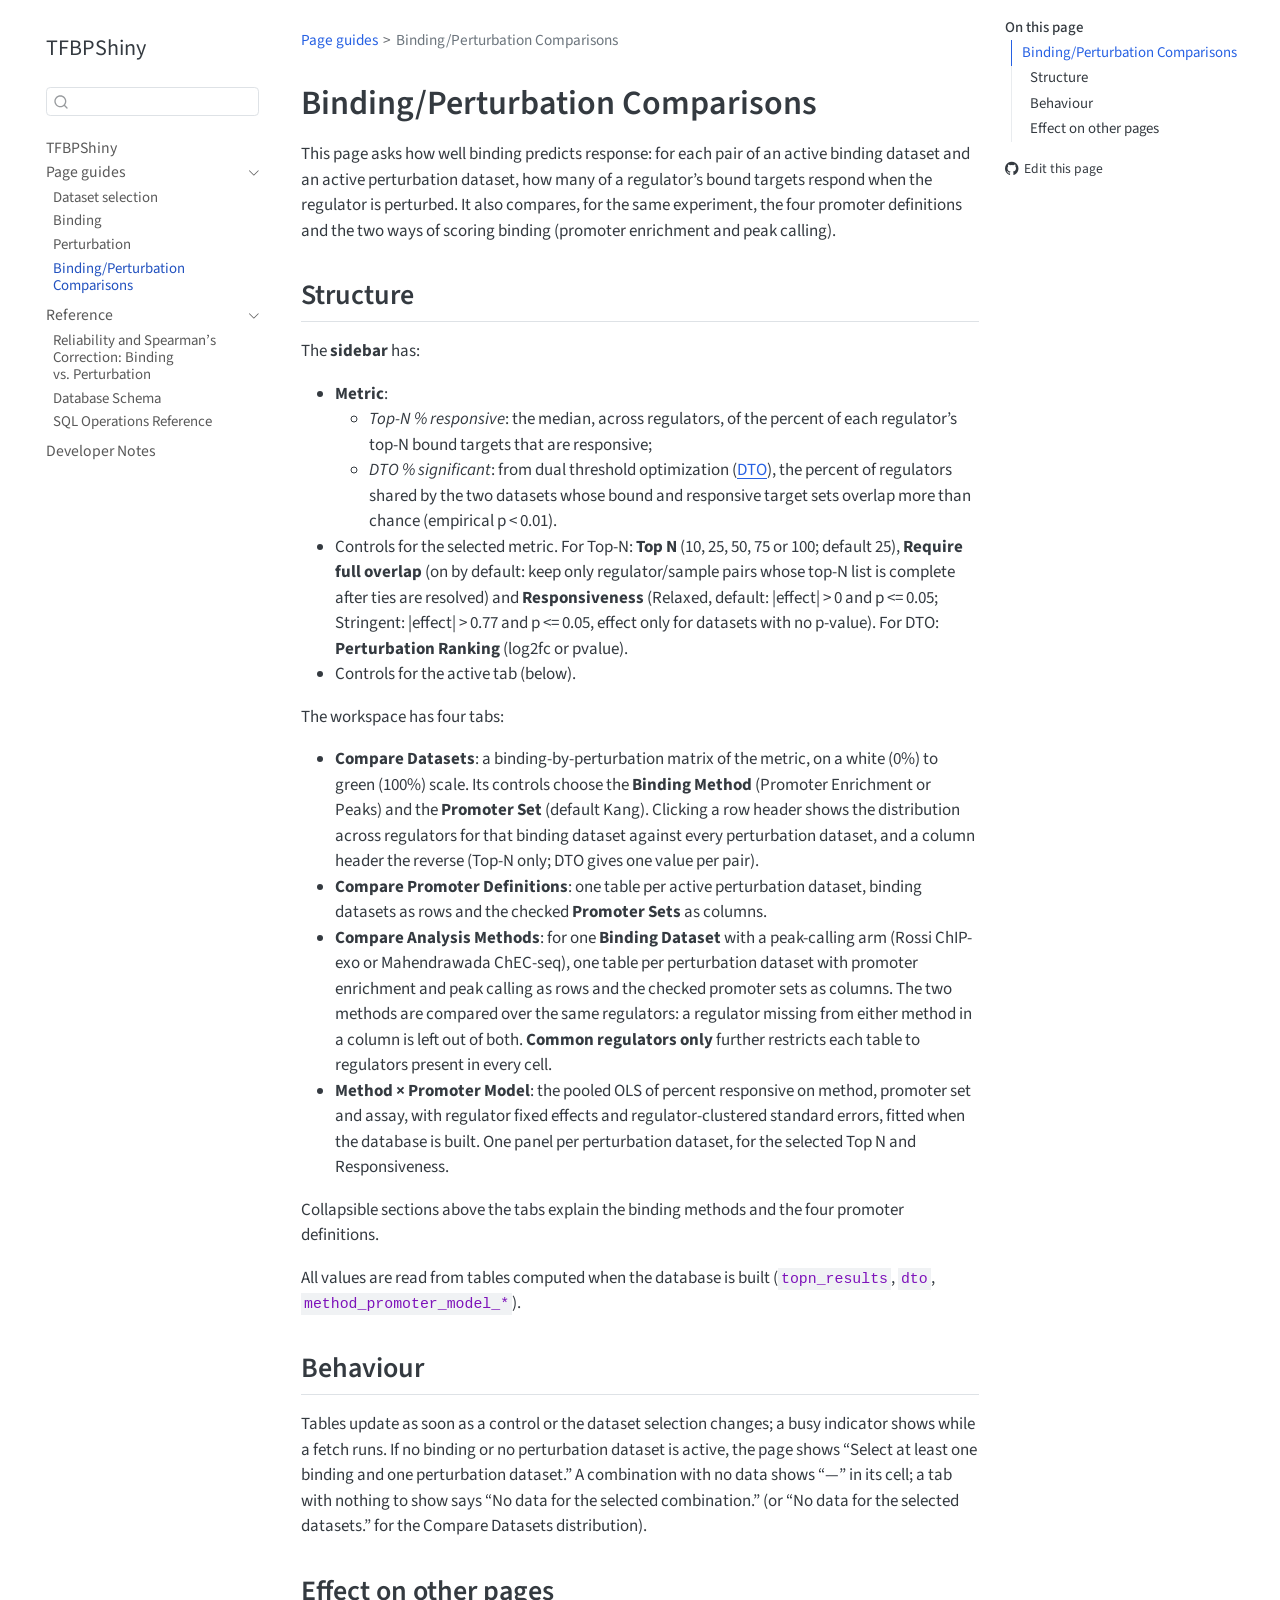
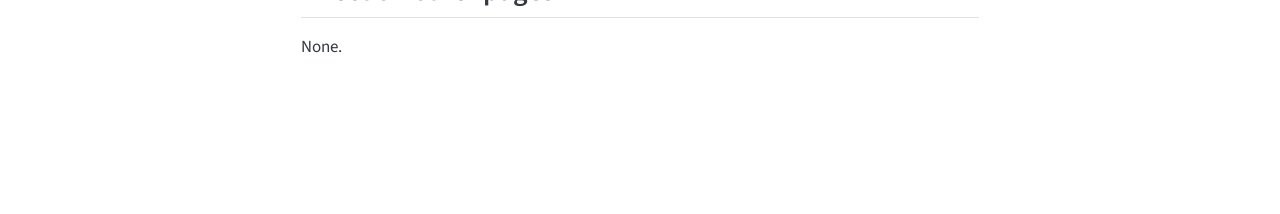
<file: comparison_workflow.html>
<!DOCTYPE html>
<html xmlns="http://www.w3.org/1999/xhtml" lang="en" xml:lang="en"><head>

<meta charset="utf-8">
<meta name="generator" content="quarto-1.10.19">

<meta name="viewport" content="width=device-width, initial-scale=1.0, user-scalable=yes">


<title>comparison_workflow – TFBPShiny</title>
<style>
/* Default styles provided by pandoc.
** See https://pandoc.org/MANUAL.html#variables-for-html for config info.
*/
span.smallcaps{font-variant: small-caps;}
div.columns{display: flex; gap: 1.5em;}
div.column{flex: auto;}
@media screen {
div.columns{gap: min(4vw, 1.5em);}
div.column{overflow-x: auto;}
}
div.hanging-indent{margin-left: 1.5em; text-indent: -1.5em;}
ul.task-list{list-style: none;}
ul.task-list li input[type="checkbox"] {
  width: 0.8em;
  margin: 0 0.8em 0.2em -1em; /* quarto-specific, see https://github.com/quarto-dev/quarto-cli/issues/4556 */ 
  vertical-align: middle;
}
</style>


<script src="site_libs/quarto-nav/quarto-nav.js"></script>
<script src="site_libs/quarto-nav/headroom.min.js"></script>
<script src="site_libs/clipboard/clipboard.min.js"></script>
<script src="site_libs/quarto-search/autocomplete.umd.js"></script>
<script src="site_libs/quarto-search/fuse.min.js"></script>
<script src="site_libs/quarto-search/quarto-search.js"></script>
<meta name="quarto:offset" content="./">
<script src="site_libs/quarto-html/quarto.js" type="module"></script>
<script src="site_libs/quarto-html/tabsets/tabsets.js" type="module"></script>
<script src="site_libs/quarto-html/popper.min.js"></script>
<script src="site_libs/quarto-html/tippy.umd.min.js"></script>
<script src="site_libs/quarto-html/anchor.min.js"></script>
<link href="site_libs/quarto-html/tippy.css" rel="stylesheet">
<link href="site_libs/quarto-html/quarto-syntax-highlighting-bf27225e3a48a9273f3daa8f8e829971.css" rel="stylesheet" id="quarto-text-highlighting-styles">
<script src="site_libs/bootstrap/bootstrap.min.js"></script>
<link href="site_libs/bootstrap/bootstrap-icons.css" rel="stylesheet">
<link href="site_libs/bootstrap/bootstrap-55617497126496852ff9f5a59253c640.min.css" rel="stylesheet" append-hash="true" id="quarto-bootstrap" data-mode="light">
<script id="quarto-search-options" type="application/json">{
  "location": "sidebar",
  "copy-button": false,
  "collapse-after": 3,
  "panel-placement": "start",
  "type": "textbox",
  "limit": 50,
  "keyboard-shortcut": [
    "f",
    "/",
    "s"
  ],
  "show-item-context": false,
  "language": {
    "search-no-results-text": "No results",
    "search-matching-documents-text": "matching documents",
    "search-copy-link-title": "Copy link to search",
    "search-hide-matches-text": "Hide additional matches",
    "search-more-match-text": "more match in this document",
    "search-more-matches-text": "more matches in this document",
    "search-clear-button-title": "Clear",
    "search-text-placeholder": "",
    "search-detached-cancel-button-title": "Cancel",
    "search-submit-button-title": "Submit",
    "search-label": "Search"
  }
}</script>


</head>

<body class="nav-sidebar floating quarto-light">

<div id="quarto-search-results"></div>
  <header id="quarto-header" class="headroom fixed-top">
  <nav class="quarto-secondary-nav">
    <div class="container-fluid d-flex">
      <button type="button" class="quarto-btn-toggle btn" data-bs-toggle="collapse" role="button" data-bs-target=".quarto-sidebar-collapse-item" aria-controls="quarto-sidebar" aria-expanded="false" aria-label="Toggle sidebar navigation" onclick="if (window.quartoToggleHeadroom) { window.quartoToggleHeadroom(); }">
        <i class="bi bi-layout-text-sidebar-reverse"></i>
      </button>
        <nav class="quarto-page-breadcrumbs" aria-label="breadcrumb"><ol class="breadcrumb"><li class="breadcrumb-item"><a href="./select_datasets_workflow.html">Page guides</a></li><li class="breadcrumb-item"><a href="./comparison_workflow.html">Binding/Perturbation Comparisons</a></li></ol></nav>
        <a class="flex-grow-1" role="navigation" data-bs-toggle="collapse" data-bs-target=".quarto-sidebar-collapse-item" aria-controls="quarto-sidebar" aria-expanded="false" aria-label="Toggle sidebar navigation" onclick="if (window.quartoToggleHeadroom) { window.quartoToggleHeadroom(); }">      
        </a>
      <button type="button" class="btn quarto-search-button" aria-label="Search" onclick="window.quartoOpenSearch();">
        <i class="bi bi-search"></i>
      </button>
    </div>
  </nav>
</header>
<!-- content -->
<div id="quarto-content" class="quarto-container page-columns page-rows-contents page-layout-article">
<!-- sidebar -->
  <nav id="quarto-sidebar" class="sidebar collapse collapse-horizontal quarto-sidebar-collapse-item sidebar-navigation floating overflow-auto">
    <div class="pt-lg-2 mt-2 text-left sidebar-header">
    <div class="sidebar-title mb-0 py-0">
      <a href="./">TFBPShiny</a> 
    </div>
      </div>
        <div class="mt-2 flex-shrink-0 align-items-center">
        <div class="sidebar-search">
        <div id="quarto-search" class="" title="Search"></div>
        </div>
        </div>
    <div class="sidebar-menu-container"> 
    <ul class="list-unstyled mt-1">
        <li class="sidebar-item">
  <div class="sidebar-item-container"> 
  <a href="./index.html" class="sidebar-item-text sidebar-link">
 <span class="menu-text">TFBPShiny</span></a>
  </div>
</li>
        <li class="sidebar-item sidebar-item-section">
      <div class="sidebar-item-container"> 
            <a class="sidebar-item-text sidebar-link text-start" data-bs-toggle="collapse" data-bs-target="#quarto-sidebar-section-1" role="navigation" aria-expanded="true">
 <span class="menu-text">Page guides</span></a>
          <a class="sidebar-item-toggle text-start" data-bs-toggle="collapse" data-bs-target="#quarto-sidebar-section-1" role="navigation" aria-expanded="true" aria-label="Toggle section">
            <i class="bi bi-chevron-right ms-2"></i>
          </a> 
      </div>
      <ul id="quarto-sidebar-section-1" class="collapse list-unstyled sidebar-section depth1 show">  
          <li class="sidebar-item">
  <div class="sidebar-item-container"> 
  <a href="./select_datasets_workflow.html" class="sidebar-item-text sidebar-link">
 <span class="menu-text">Dataset selection</span></a>
  </div>
</li>
          <li class="sidebar-item">
  <div class="sidebar-item-container"> 
  <a href="./binding_workflow.html" class="sidebar-item-text sidebar-link">
 <span class="menu-text">Binding</span></a>
  </div>
</li>
          <li class="sidebar-item">
  <div class="sidebar-item-container"> 
  <a href="./perturbation_workflow.html" class="sidebar-item-text sidebar-link">
 <span class="menu-text">Perturbation</span></a>
  </div>
</li>
          <li class="sidebar-item">
  <div class="sidebar-item-container"> 
  <a href="./comparison_workflow.html" class="sidebar-item-text sidebar-link active">
 <span class="menu-text">Binding/Perturbation Comparisons</span></a>
  </div>
</li>
      </ul>
  </li>
        <li class="sidebar-item sidebar-item-section">
      <div class="sidebar-item-container"> 
            <a class="sidebar-item-text sidebar-link text-start" data-bs-toggle="collapse" data-bs-target="#quarto-sidebar-section-2" role="navigation" aria-expanded="true">
 <span class="menu-text">Reference</span></a>
          <a class="sidebar-item-toggle text-start" data-bs-toggle="collapse" data-bs-target="#quarto-sidebar-section-2" role="navigation" aria-expanded="true" aria-label="Toggle section">
            <i class="bi bi-chevron-right ms-2"></i>
          </a> 
      </div>
      <ul id="quarto-sidebar-section-2" class="collapse list-unstyled sidebar-section depth1 show">  
          <li class="sidebar-item">
  <div class="sidebar-item-container"> 
  <a href="./binding_perturbation_reliability.html" class="sidebar-item-text sidebar-link">
 <span class="menu-text">Reliability and Spearman’s Correction: Binding vs.&nbsp;Perturbation</span></a>
  </div>
</li>
          <li class="sidebar-item">
  <div class="sidebar-item-container"> 
  <a href="./materialized_db_schema.html" class="sidebar-item-text sidebar-link">
 <span class="menu-text">Database Schema</span></a>
  </div>
</li>
          <li class="sidebar-item">
  <div class="sidebar-item-container"> 
  <a href="./sql_operations.html" class="sidebar-item-text sidebar-link">
 <span class="menu-text">SQL Operations Reference</span></a>
  </div>
</li>
      </ul>
  </li>
        <li class="sidebar-item">
  <div class="sidebar-item-container"> 
  <a href="./development.html" class="sidebar-item-text sidebar-link">
 <span class="menu-text">Developer Notes</span></a>
  </div>
</li>
    </ul>
    </div>
</nav>
<div id="quarto-sidebar-glass" class="quarto-sidebar-collapse-item" data-bs-toggle="collapse" data-bs-target=".quarto-sidebar-collapse-item"></div>
<!-- margin-sidebar -->
    <div id="quarto-margin-sidebar" class="sidebar margin-sidebar">
        <nav id="TOC" role="doc-toc" class="toc-active">
    <h2 id="toc-title">On this page</h2>
   
  <ul>
  <li><a href="#bindingperturbation-comparisons" id="toc-bindingperturbation-comparisons" class="nav-link active" data-scroll-target="#bindingperturbation-comparisons">Binding/Perturbation Comparisons</a>
  <ul class="collapse">
  <li><a href="#structure" id="toc-structure" class="nav-link" data-scroll-target="#structure">Structure</a></li>
  <li><a href="#behaviour" id="toc-behaviour" class="nav-link" data-scroll-target="#behaviour">Behaviour</a></li>
  <li><a href="#effect-on-other-pages" id="toc-effect-on-other-pages" class="nav-link" data-scroll-target="#effect-on-other-pages">Effect on other pages</a></li>
  </ul></li>
  </ul>
<div class="toc-actions"><ul><li><a href="https://github.com/BrentLab/tfbpshiny/edit/main/docs/comparison_workflow.md" class="toc-action"><i class="bi bi-github"></i>Edit this page</a></li></ul></div></nav>
    </div>
<!-- main -->
<main class="content" id="quarto-document-content"><header id="title-block-header" class="quarto-title-block"><nav class="quarto-page-breadcrumbs quarto-title-breadcrumbs d-none d-lg-block" aria-label="breadcrumb"><ol class="breadcrumb"><li class="breadcrumb-item"><a href="./select_datasets_workflow.html">Page guides</a></li><li class="breadcrumb-item"><a href="./comparison_workflow.html">Binding/Perturbation Comparisons</a></li></ol></nav></header>




<section id="bindingperturbation-comparisons" class="level1">
<h1>Binding/Perturbation Comparisons</h1>
<p>This page asks how well binding predicts response: for each pair of an active binding dataset and an active perturbation dataset, how many of a regulator’s bound targets respond when the regulator is perturbed. It also compares, for the same experiment, the four promoter definitions and the two ways of scoring binding (promoter enrichment and peak calling).</p>
<section id="structure" class="level2">
<h2 class="anchored" data-anchor-id="structure">Structure</h2>
<p>The <strong>sidebar</strong> has:</p>
<ul>
<li><strong>Metric</strong>:
<ul>
<li><em>Top-N % responsive</em>: the median, across regulators, of the percent of each regulator’s top-N bound targets that are responsive;</li>
<li><em>DTO % significant</em>: from dual threshold optimization (<a href="https://github.com/BrentLab/dual_threshold_optimization">DTO</a>), the percent of regulators shared by the two datasets whose bound and responsive target sets overlap more than chance (empirical p &lt; 0.01).</li>
</ul></li>
<li>Controls for the selected metric. For Top-N: <strong>Top N</strong> (10, 25, 50, 75 or 100; default 25), <strong>Require full overlap</strong> (on by default: keep only regulator/sample pairs whose top-N list is complete after ties are resolved) and <strong>Responsiveness</strong> (Relaxed, default: |effect| &gt; 0 and p &lt;= 0.05; Stringent: |effect| &gt; 0.77 and p &lt;= 0.05, effect only for datasets with no p-value). For DTO: <strong>Perturbation Ranking</strong> (log2fc or pvalue).</li>
<li>Controls for the active tab (below).</li>
</ul>
<p>The workspace has four tabs:</p>
<ul>
<li><strong>Compare Datasets</strong>: a binding-by-perturbation matrix of the metric, on a white (0%) to green (100%) scale. Its controls choose the <strong>Binding Method</strong> (Promoter Enrichment or Peaks) and the <strong>Promoter Set</strong> (default Kang). Clicking a row header shows the distribution across regulators for that binding dataset against every perturbation dataset, and a column header the reverse (Top-N only; DTO gives one value per pair).</li>
<li><strong>Compare Promoter Definitions</strong>: one table per active perturbation dataset, binding datasets as rows and the checked <strong>Promoter Sets</strong> as columns.</li>
<li><strong>Compare Analysis Methods</strong>: for one <strong>Binding Dataset</strong> with a peak-calling arm (Rossi ChIP-exo or Mahendrawada ChEC-seq), one table per perturbation dataset with promoter enrichment and peak calling as rows and the checked promoter sets as columns. The two methods are compared over the same regulators: a regulator missing from either method in a column is left out of both. <strong>Common regulators only</strong> further restricts each table to regulators present in every cell.</li>
<li><strong>Method × Promoter Model</strong>: the pooled OLS of percent responsive on method, promoter set and assay, with regulator fixed effects and regulator-clustered standard errors, fitted when the database is built. One panel per perturbation dataset, for the selected Top N and Responsiveness.</li>
</ul>
<p>Collapsible sections above the tabs explain the binding methods and the four promoter definitions.</p>
<p>All values are read from tables computed when the database is built (<code>topn_results</code>, <code>dto</code>, <code>method_promoter_model_*</code>).</p>
</section>
<section id="behaviour" class="level2">
<h2 class="anchored" data-anchor-id="behaviour">Behaviour</h2>
<p>Tables update as soon as a control or the dataset selection changes; a busy indicator shows while a fetch runs. If no binding or no perturbation dataset is active, the page shows “Select at least one binding and one perturbation dataset.” A combination with no data shows “—” in its cell; a tab with nothing to show says “No data for the selected combination.” (or “No data for the selected datasets.” for the Compare Datasets distribution).</p>
</section>
<section id="effect-on-other-pages" class="level2">
<h2 class="anchored" data-anchor-id="effect-on-other-pages">Effect on other pages</h2>
<p>None.</p>


</section>
</section>

</main> <!-- /main -->
<script id="quarto-html-after-body" type="application/javascript">
  window.document.addEventListener("DOMContentLoaded", function (event) {
    const icon = "";
    const anchorJS = new window.AnchorJS();
    anchorJS.options = {
      placement: 'right',
      icon: icon
    };
    anchorJS.add('.anchored');
    const isCodeAnnotation = (el) => {
      for (const clz of el.classList) {
        if (clz.startsWith('code-annotation-')) {                     
          return true;
        }
      }
      return false;
    }
    const onCopySuccess = function(e) {
      // button target
      const button = e.trigger;
      // don't keep focus
      button.blur();
      // flash "checked"
      button.classList.add('code-copy-button-checked');
      var currentTitle = button.getAttribute("title");
      button.setAttribute("title", "Copied!");
      let tooltip;
      if (window.bootstrap) {
        button.setAttribute("data-bs-toggle", "tooltip");
        button.setAttribute("data-bs-placement", "left");
        button.setAttribute("data-bs-title", "Copied!");
        tooltip = new bootstrap.Tooltip(button, 
          { trigger: "manual", 
            customClass: "code-copy-button-tooltip",
            offset: [0, -8]});
        tooltip.show();    
      }
      setTimeout(function() {
        if (tooltip) {
          tooltip.hide();
          button.removeAttribute("data-bs-title");
          button.removeAttribute("data-bs-toggle");
          button.removeAttribute("data-bs-placement");
        }
        button.setAttribute("title", currentTitle);
        button.classList.remove('code-copy-button-checked');
      }, 1000);
      // clear code selection
      e.clearSelection();
    }
    const getTextToCopy = function(trigger) {
      const outerScaffold = trigger.parentElement.cloneNode(true);
      const codeEl = outerScaffold.querySelector('code');
      for (const childEl of codeEl.children) {
        if (isCodeAnnotation(childEl)) {
          childEl.remove();
        }
      }
      return codeEl.innerText;
    }
    const clipboard = new window.ClipboardJS('.code-copy-button:not([data-in-quarto-modal])', {
      text: getTextToCopy
    });
    clipboard.on('success', onCopySuccess);
    if (window.document.getElementById('quarto-embedded-source-code-modal')) {
      const clipboardModal = new window.ClipboardJS('.code-copy-button[data-in-quarto-modal]', {
        text: getTextToCopy,
        container: window.document.getElementById('quarto-embedded-source-code-modal')
      });
      clipboardModal.on('success', onCopySuccess);
    }
      var localhostRegex = new RegExp(/^(?:http|https):\/\/localhost\:?[0-9]*\//);
      var mailtoRegex = new RegExp(/^mailto:/);
        var filterRegex = new RegExp("https:\/\/BrentLab\.github\.io\/tfbpshiny\/");
      var isInternal = (href) => {
          return filterRegex.test(href) || localhostRegex.test(href) || mailtoRegex.test(href);
      }
      // Inspect non-navigation links and adorn them if external
     var links = window.document.querySelectorAll('a[href]:not(.nav-link):not(.navbar-brand):not(.toc-action):not(.sidebar-link):not(.sidebar-item-toggle):not(.pagination-link):not(.no-external):not([aria-hidden]):not(.dropdown-item):not(.quarto-navigation-tool):not(.about-link)');
      for (var i=0; i<links.length; i++) {
        const link = links[i];
        if (!isInternal(link.href)) {
          // undo the damage that might have been done by quarto-nav.js in the case of
          // links that we want to consider external
          if (link.dataset.originalHref !== undefined) {
            link.href = link.dataset.originalHref;
          }
        }
      }
    function tippyHover(el, contentFn, onTriggerFn, onUntriggerFn) {
      const config = {
        allowHTML: true,
        maxWidth: 500,
        delay: 100,
        arrow: false,
        appendTo: function(el) {
            return el.parentElement;
        },
        interactive: true,
        interactiveBorder: 10,
        theme: 'quarto',
        placement: 'bottom-start',
      };
      if (contentFn) {
        config.content = contentFn;
      }
      if (onTriggerFn) {
        config.onTrigger = onTriggerFn;
      }
      if (onUntriggerFn) {
        config.onUntrigger = onUntriggerFn;
      }
      window.tippy(el, config); 
    }
    const noterefs = window.document.querySelectorAll('a[role="doc-noteref"]');
    for (var i=0; i<noterefs.length; i++) {
      const ref = noterefs[i];
      tippyHover(ref, function() {
        // use id or data attribute instead here
        let href = ref.getAttribute('data-footnote-href') || ref.getAttribute('href');
        try { href = new URL(href).hash; } catch {}
        const id = href.replace(/^#\/?/, "");
        const note = window.document.getElementById(id);
        if (note) {
          return note.innerHTML;
        } else {
          return "";
        }
      });
    }
    const xrefs = window.document.querySelectorAll('a.quarto-xref');
    const processXRef = (id, note) => {
      // Strip column container classes
      const stripColumnClz = (el) => {
        el.classList.remove("page-full", "page-columns");
        if (el.children) {
          for (const child of el.children) {
            stripColumnClz(child);
          }
        }
      }
      stripColumnClz(note)
      if (id === null || id.startsWith('sec-')) {
        // Special case sections, only their first couple elements
        const container = document.createElement("div");
        if (note.children && note.children.length > 2) {
          container.appendChild(note.children[0].cloneNode(true));
          for (let i = 1; i < note.children.length; i++) {
            const child = note.children[i];
            if (child.tagName === "P" && child.innerText === "") {
              continue;
            } else {
              container.appendChild(child.cloneNode(true));
              break;
            }
          }
          if (window.Quarto?.typesetMath) {
            window.Quarto.typesetMath(container);
          }
          return container.innerHTML
        } else {
          if (window.Quarto?.typesetMath) {
            window.Quarto.typesetMath(note);
          }
          return note.innerHTML;
        }
      } else {
        // Remove any anchor links if they are present
        const anchorLink = note.querySelector('a.anchorjs-link');
        if (anchorLink) {
          anchorLink.remove();
        }
        if (window.Quarto?.typesetMath) {
          window.Quarto.typesetMath(note);
        }
        if (note.classList.contains("callout")) {
          return note.outerHTML;
        } else {
          return note.innerHTML;
        }
      }
    }
    for (var i=0; i<xrefs.length; i++) {
      const xref = xrefs[i];
      tippyHover(xref, undefined, function(instance) {
        instance.disable();
        let url = xref.getAttribute('href');
        let hash = undefined; 
        if (url.startsWith('#')) {
          hash = url;
        } else {
          try { hash = new URL(url).hash; } catch {}
        }
        if (hash) {
          const id = hash.replace(/^#\/?/, "");
          const note = window.document.getElementById(id);
          if (note !== null) {
            try {
              const html = processXRef(id, note.cloneNode(true));
              instance.setContent(html);
            } finally {
              instance.enable();
              instance.show();
            }
          } else {
            // See if we can fetch this
            fetch(url.split('#')[0])
            .then(res => res.text())
            .then(html => {
              const parser = new DOMParser();
              const htmlDoc = parser.parseFromString(html, "text/html");
              const note = htmlDoc.getElementById(id);
              if (note !== null) {
                const html = processXRef(id, note);
                instance.setContent(html);
              } 
            }).finally(() => {
              instance.enable();
              instance.show();
            });
          }
        } else {
          // See if we can fetch a full url (with no hash to target)
          // This is a special case and we should probably do some content thinning / targeting
          fetch(url)
          .then(res => res.text())
          .then(html => {
            const parser = new DOMParser();
            const htmlDoc = parser.parseFromString(html, "text/html");
            const note = htmlDoc.querySelector('main.content');
            if (note !== null) {
              // This should only happen for chapter cross references
              // (since there is no id in the URL)
              // remove the first header
              if (note.children.length > 0 && note.children[0].tagName === "HEADER") {
                note.children[0].remove();
              }
              const html = processXRef(null, note);
              instance.setContent(html);
            } 
          }).finally(() => {
            instance.enable();
            instance.show();
          });
        }
      }, function(instance) {
      });
    }
        let selectedAnnoteEl;
        const selectorForAnnotation = ( cell, annotation) => {
          let cellAttr = 'data-code-cell="' + cell + '"';
          let lineAttr = 'data-code-annotation="' +  annotation + '"';
          const selector = 'span[' + cellAttr + '][' + lineAttr + ']';
          return selector;
        }
        const selectCodeLines = (annoteEl) => {
          const doc = window.document;
          const targetCell = annoteEl.getAttribute("data-target-cell");
          const targetAnnotation = annoteEl.getAttribute("data-target-annotation");
          const annoteSpan = window.document.querySelector(selectorForAnnotation(targetCell, targetAnnotation));
          const lines = annoteSpan.getAttribute("data-code-lines").split(",");
          const lineIds = lines.map((line) => {
            return targetCell + "-" + line;
          })
          let top = null;
          let height = null;
          let parent = null;
          if (lineIds.length > 0) {
              //compute the position of the single el (top and bottom and make a div)
              const el = window.document.getElementById(lineIds[0]);
              top = el.offsetTop;
              height = el.offsetHeight;
              parent = el.parentElement.parentElement;
            if (lineIds.length > 1) {
              const lastEl = window.document.getElementById(lineIds[lineIds.length - 1]);
              const bottom = lastEl.offsetTop + lastEl.offsetHeight;
              height = bottom - top;
            }
            if (top !== null && height !== null && parent !== null) {
              // cook up a div (if necessary) and position it 
              let div = window.document.getElementById("code-annotation-line-highlight");
              if (div === null) {
                div = window.document.createElement("div");
                div.setAttribute("id", "code-annotation-line-highlight");
                div.style.position = 'absolute';
                parent.appendChild(div);
              }
              div.style.top = top - 2 + "px";
              div.style.height = height + 4 + "px";
              div.style.left = 0;
              let gutterDiv = window.document.getElementById("code-annotation-line-highlight-gutter");
              if (gutterDiv === null) {
                gutterDiv = window.document.createElement("div");
                gutterDiv.setAttribute("id", "code-annotation-line-highlight-gutter");
                gutterDiv.style.position = 'absolute';
                const codeCell = window.document.getElementById(targetCell);
                const gutter = codeCell.querySelector('.code-annotation-gutter');
                gutter.appendChild(gutterDiv);
              }
              gutterDiv.style.top = top - 2 + "px";
              gutterDiv.style.height = height + 4 + "px";
            }
            selectedAnnoteEl = annoteEl;
          }
        };
        const unselectCodeLines = () => {
          const elementsIds = ["code-annotation-line-highlight", "code-annotation-line-highlight-gutter"];
          elementsIds.forEach((elId) => {
            const div = window.document.getElementById(elId);
            if (div) {
              div.remove();
            }
          });
          selectedAnnoteEl = undefined;
        };
          // Handle positioning of the toggle
      window.addEventListener(
        "resize",
        throttle(() => {
          elRect = undefined;
          if (selectedAnnoteEl) {
            selectCodeLines(selectedAnnoteEl);
          }
        }, 10)
      );
      function throttle(fn, ms) {
      let throttle = false;
      let timer;
        return (...args) => {
          if(!throttle) { // first call gets through
              fn.apply(this, args);
              throttle = true;
          } else { // all the others get throttled
              if(timer) clearTimeout(timer); // cancel #2
              timer = setTimeout(() => {
                fn.apply(this, args);
                timer = throttle = false;
              }, ms);
          }
        };
      }
        // Attach click handler to the DT
        const annoteDls = window.document.querySelectorAll('dt[data-target-cell]');
        for (const annoteDlNode of annoteDls) {
          annoteDlNode.addEventListener('click', (event) => {
            const clickedEl = event.target;
            if (clickedEl !== selectedAnnoteEl) {
              unselectCodeLines();
              const activeEl = window.document.querySelector('dt[data-target-cell].code-annotation-active');
              if (activeEl) {
                activeEl.classList.remove('code-annotation-active');
              }
              selectCodeLines(clickedEl);
              clickedEl.classList.add('code-annotation-active');
            } else {
              // Unselect the line
              unselectCodeLines();
              clickedEl.classList.remove('code-annotation-active');
            }
          });
        }
    const findCites = (el) => {
      const parentEl = el.parentElement;
      if (parentEl) {
        const cites = parentEl.dataset.cites;
        if (cites) {
          return {
            el,
            cites: cites.split(' ')
          };
        } else {
          return findCites(el.parentElement)
        }
      } else {
        return undefined;
      }
    };
    var bibliorefs = window.document.querySelectorAll('a[role="doc-biblioref"]');
    for (var i=0; i<bibliorefs.length; i++) {
      const ref = bibliorefs[i];
      const citeInfo = findCites(ref);
      if (citeInfo) {
        tippyHover(citeInfo.el, function() {
          var popup = window.document.createElement('div');
          citeInfo.cites.forEach(function(cite) {
            var citeDiv = window.document.createElement('div');
            citeDiv.classList.add('hanging-indent');
            citeDiv.classList.add('csl-entry');
            var biblioDiv = window.document.getElementById('ref-' + cite);
            if (biblioDiv) {
              citeDiv.innerHTML = biblioDiv.innerHTML;
            }
            popup.appendChild(citeDiv);
          });
          return popup.innerHTML;
        });
      }
    }
  });
  </script>
</div> <!-- /content -->




<footer class="footer"><div class="nav-footer"><div class="nav-footer-center"><div class="toc-actions d-sm-block d-md-none"><ul><li><a href="https://github.com/BrentLab/tfbpshiny/edit/main/docs/comparison_workflow.md" class="toc-action"><i class="bi bi-github"></i>Edit this page</a></li></ul></div></div></div></footer></body></html>
</file>
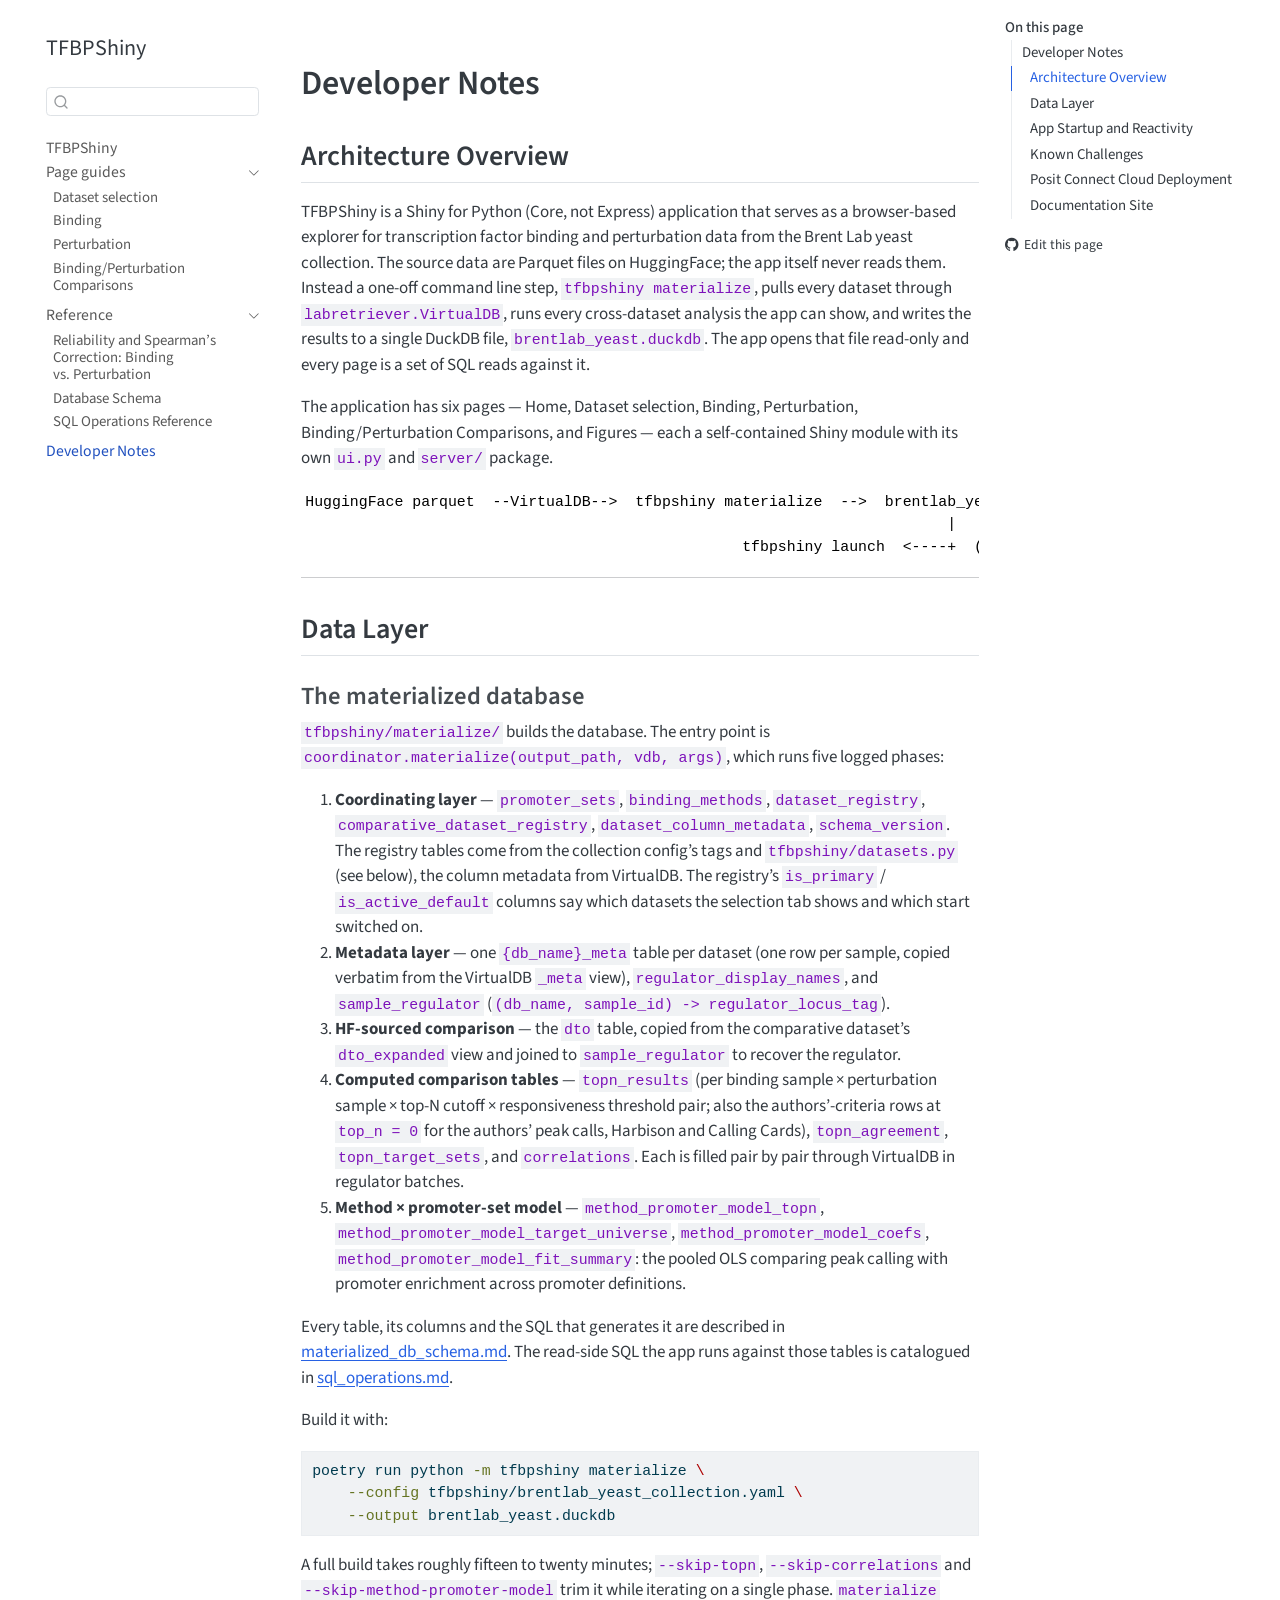
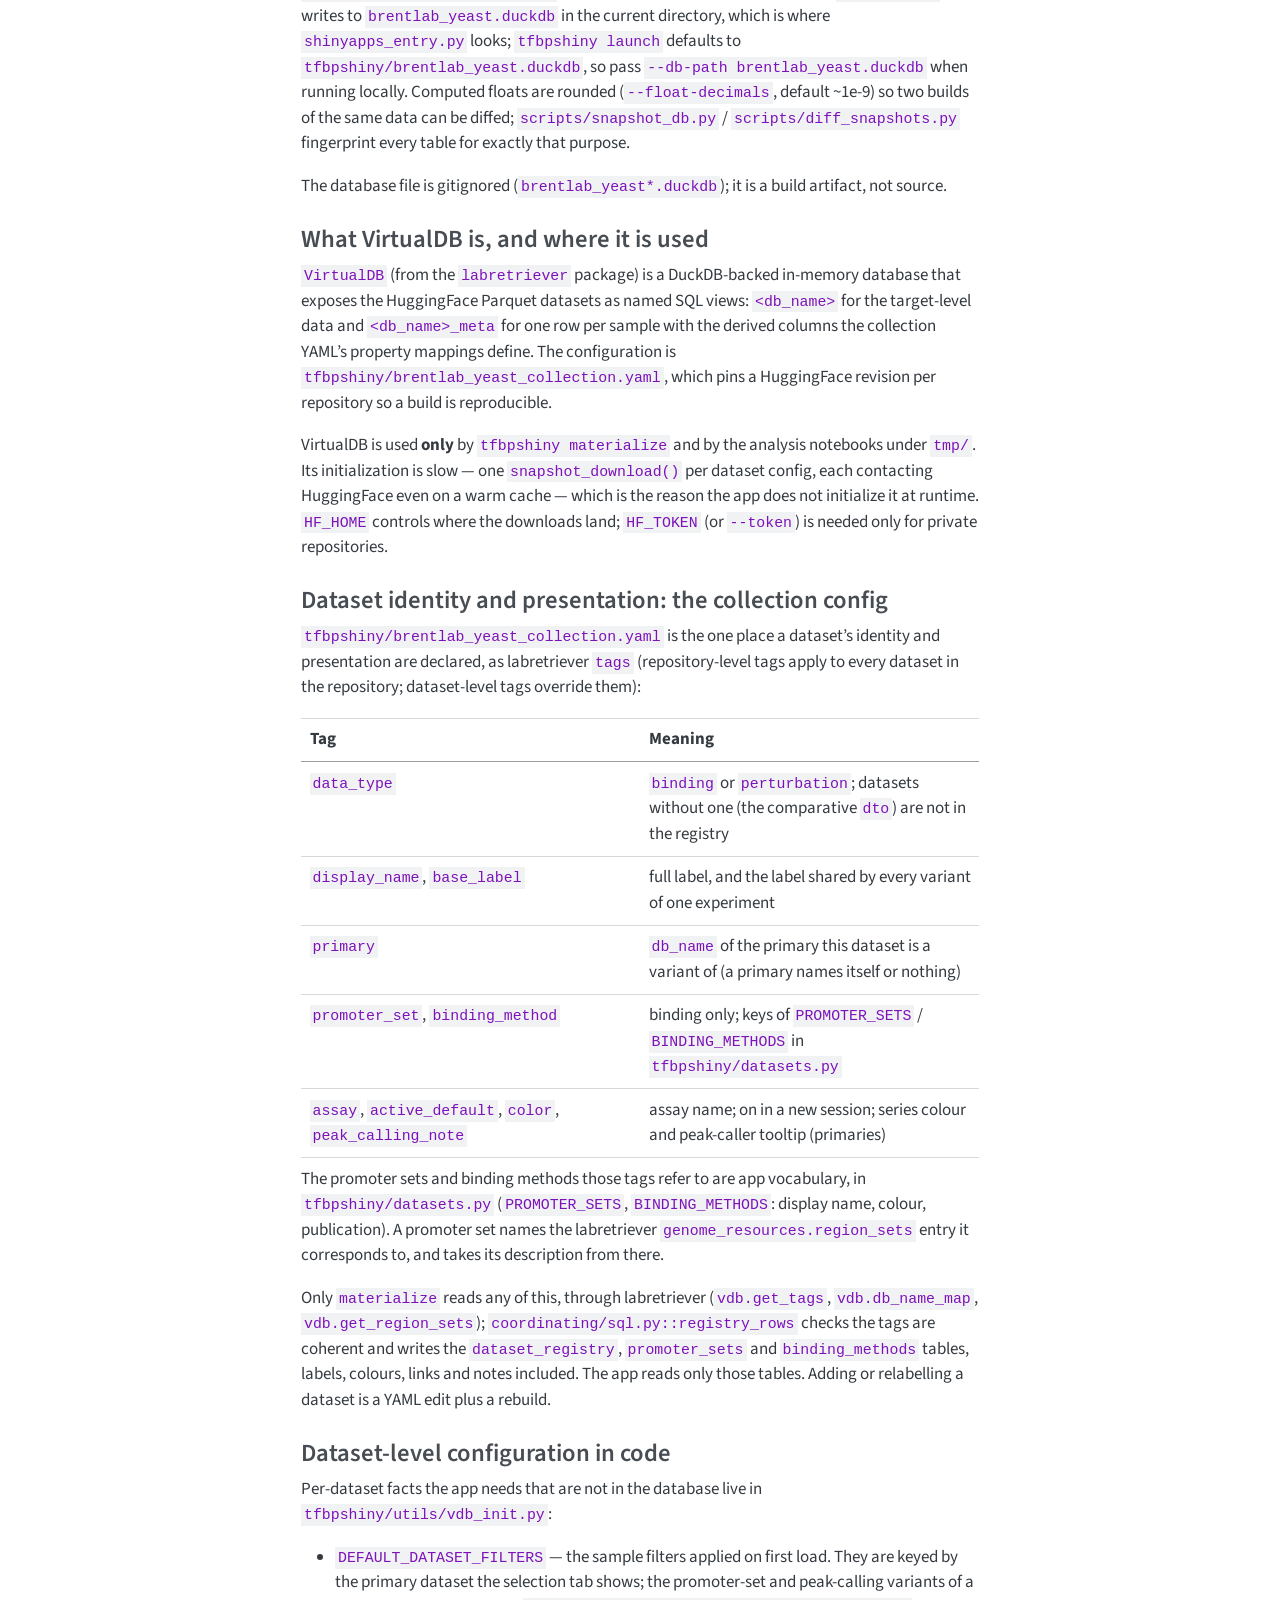
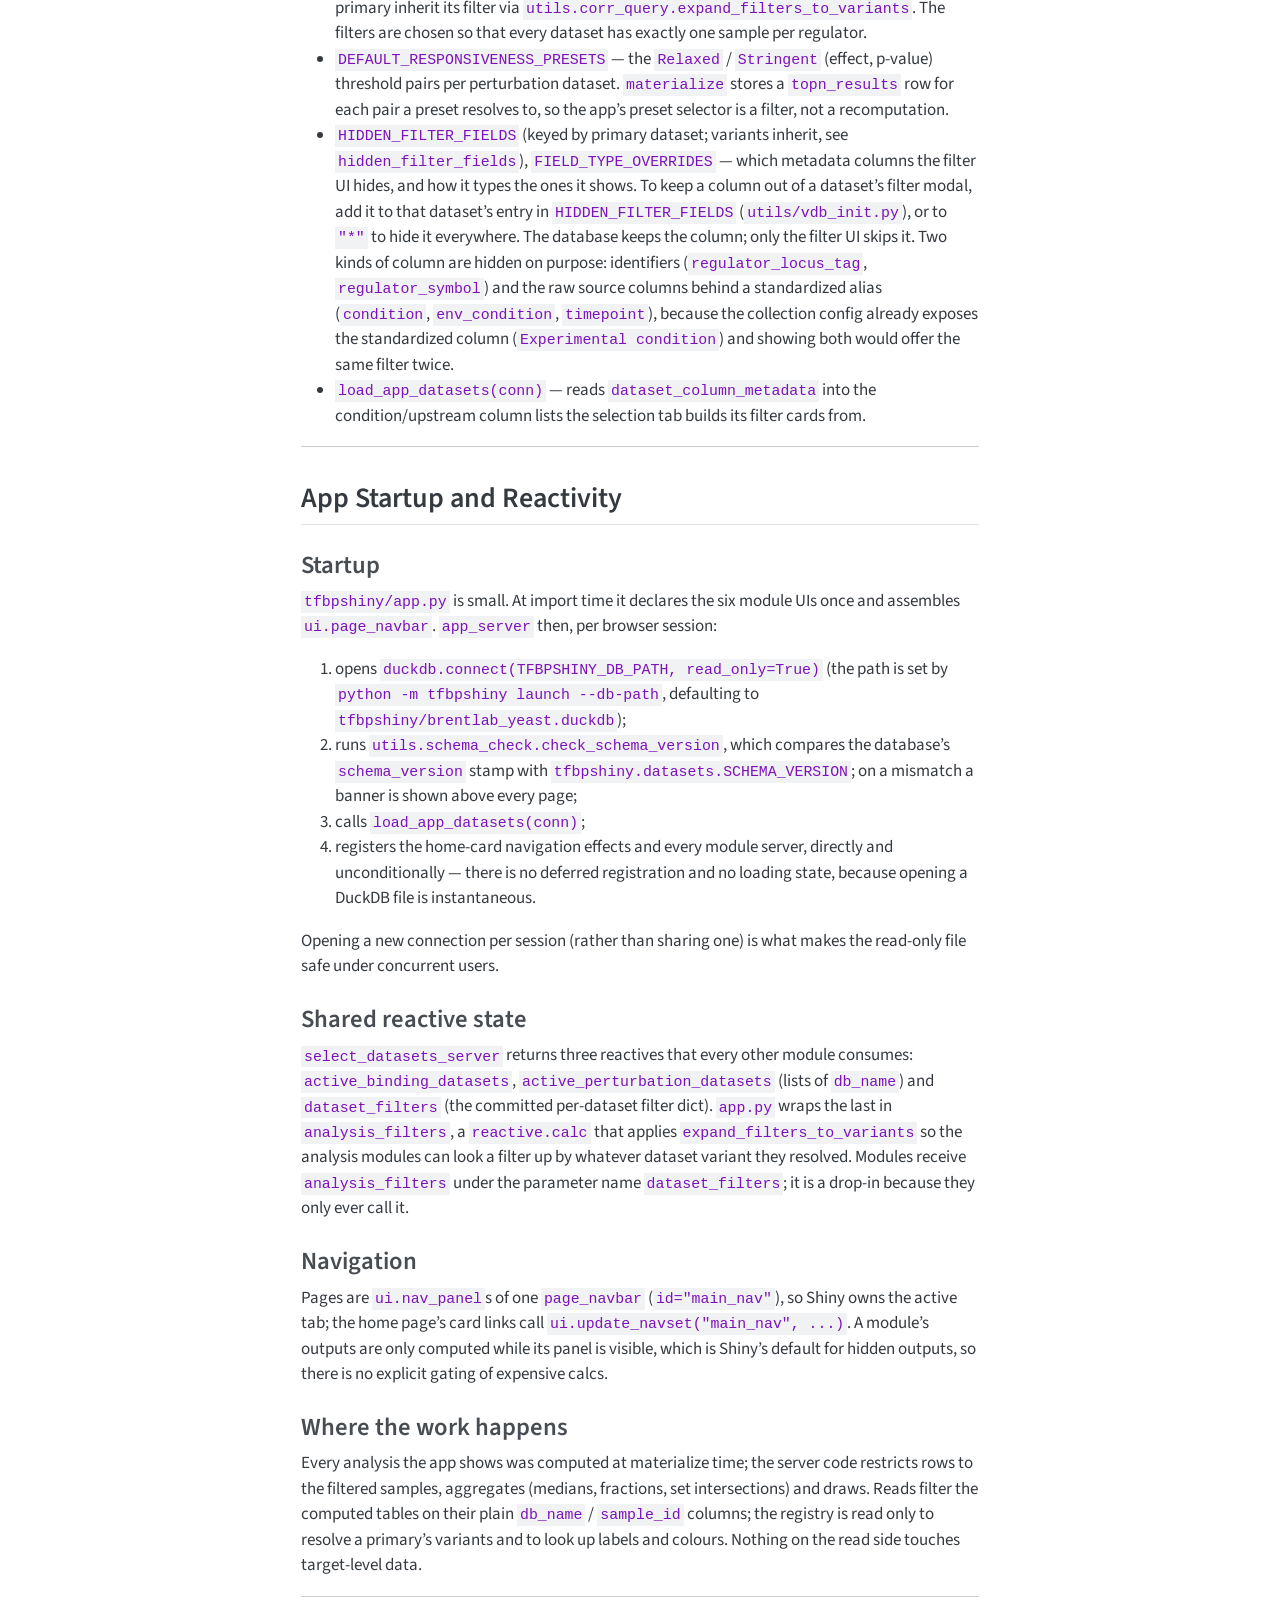
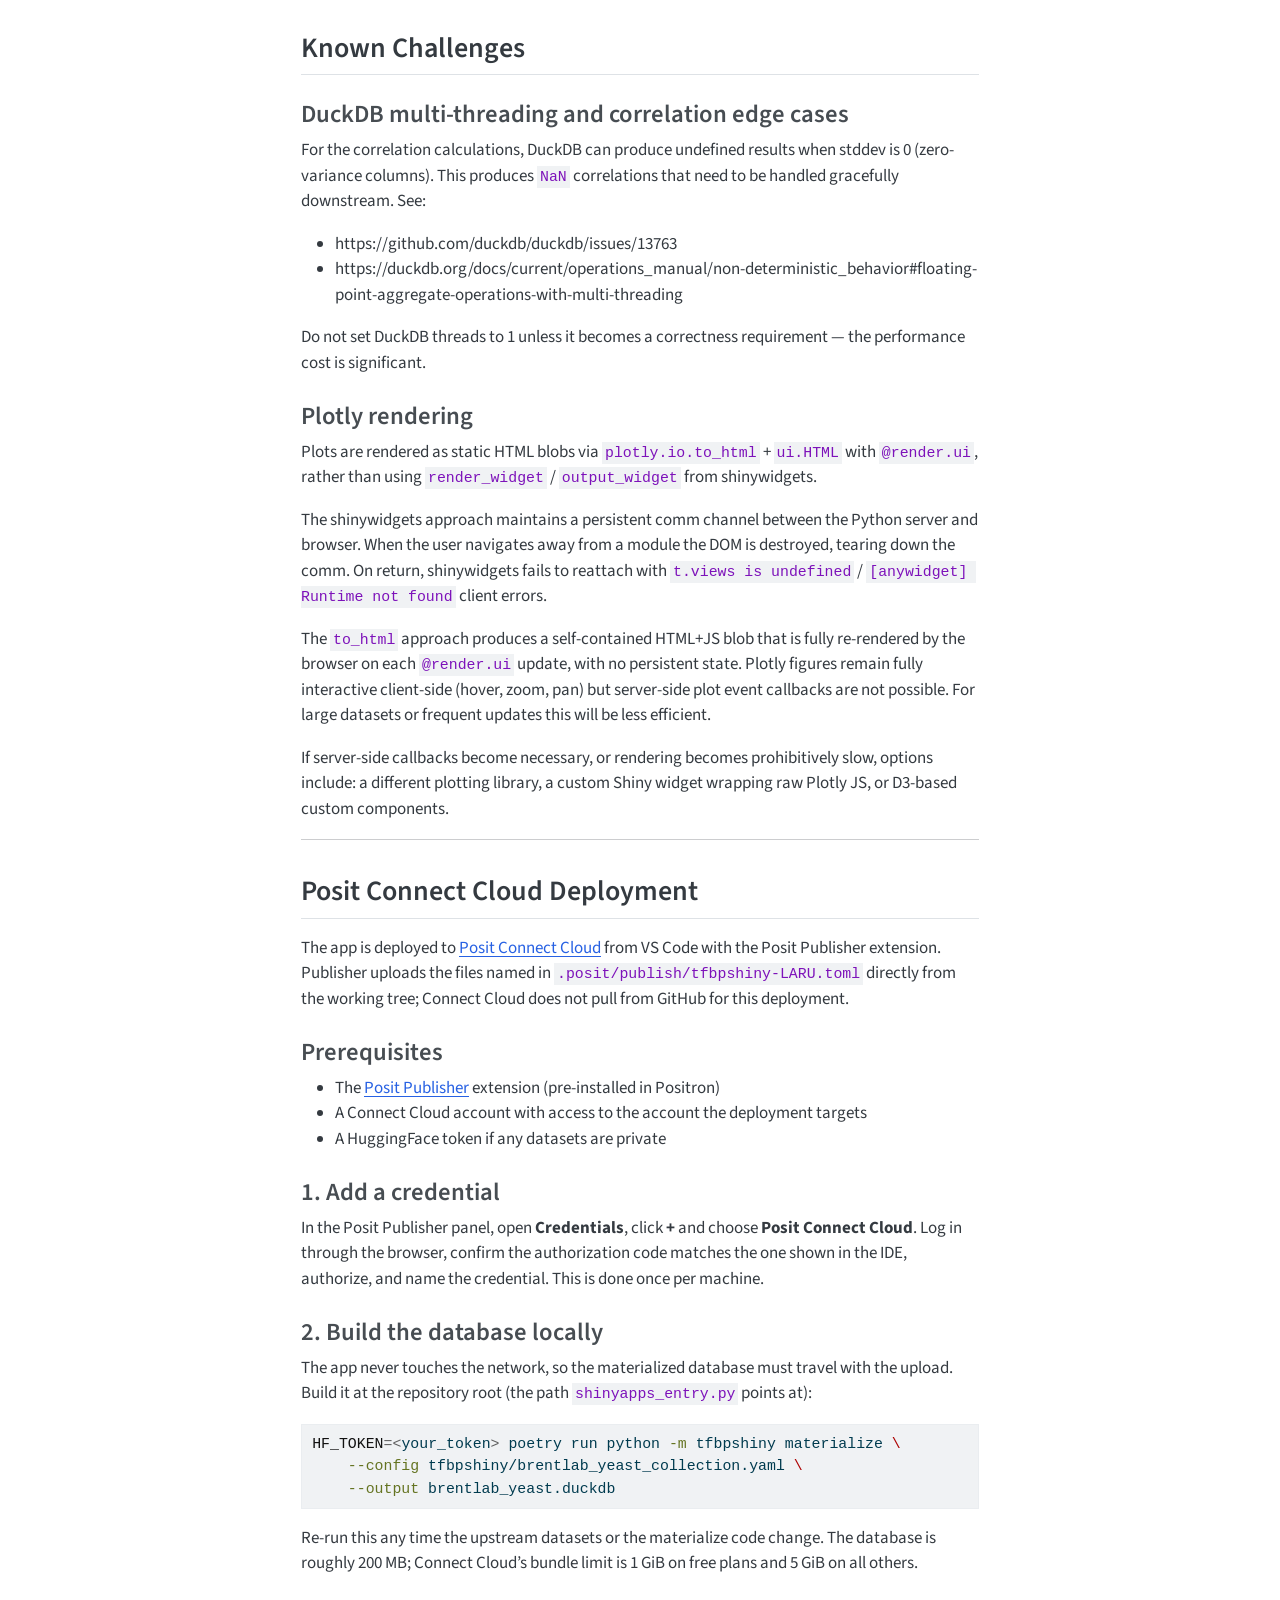
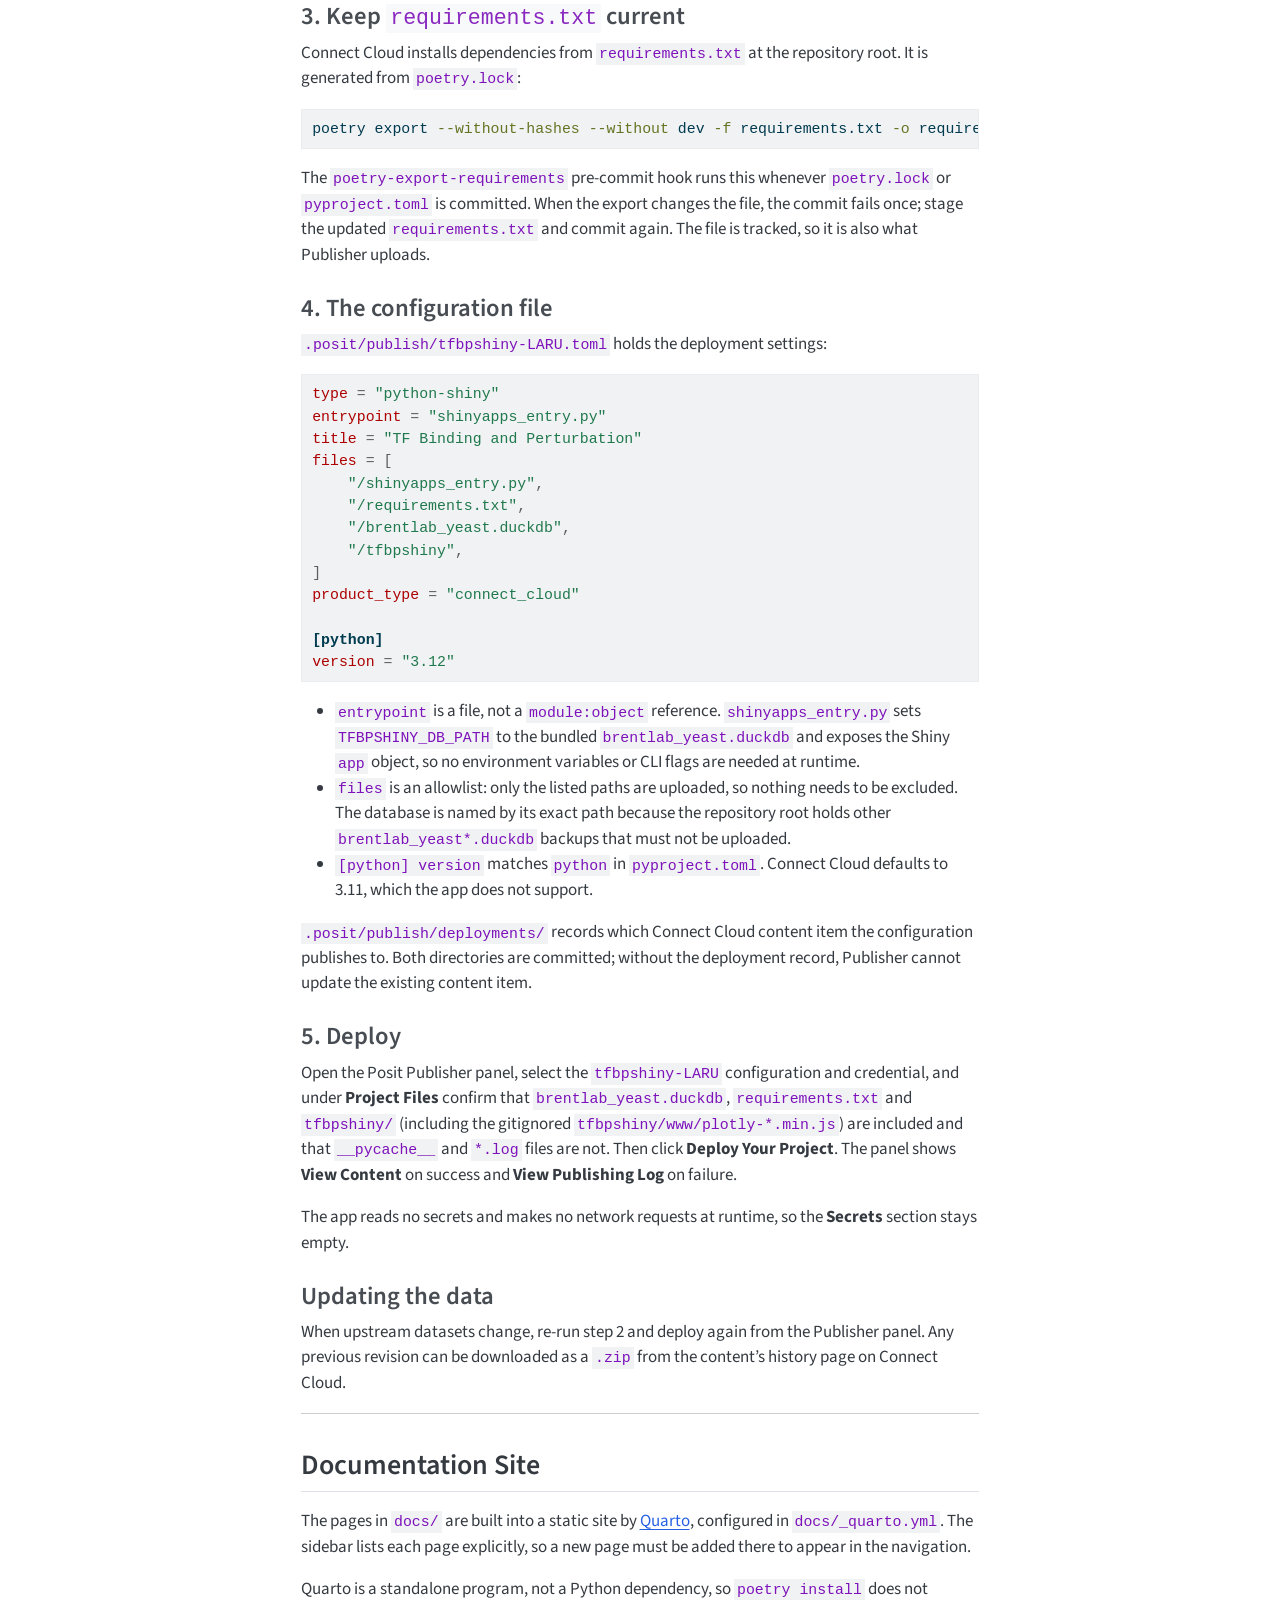
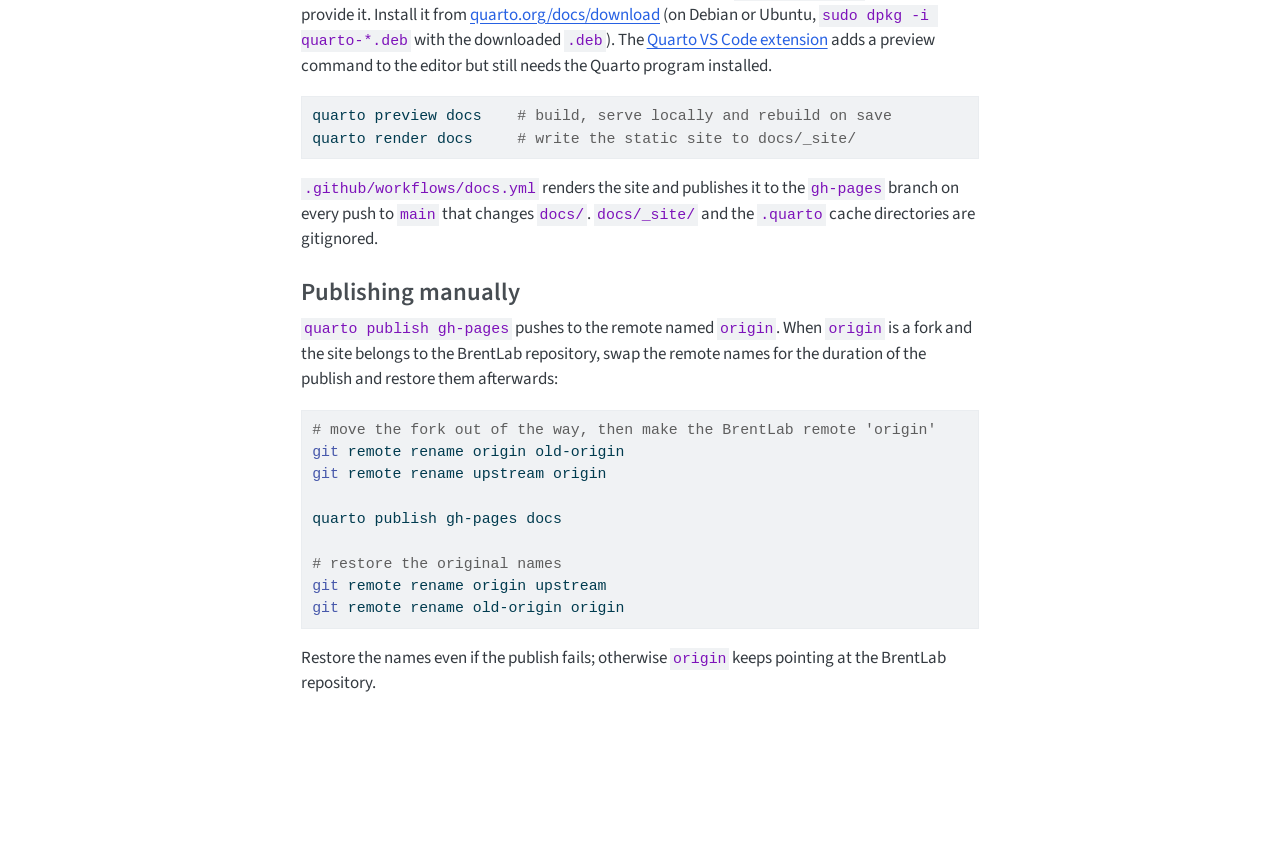
<file: development.html>
<!DOCTYPE html>
<html xmlns="http://www.w3.org/1999/xhtml" lang="en" xml:lang="en"><head>

<meta charset="utf-8">
<meta name="generator" content="quarto-1.10.19">

<meta name="viewport" content="width=device-width, initial-scale=1.0, user-scalable=yes">


<title>development – TFBPShiny</title>
<style>
/* Default styles provided by pandoc.
** See https://pandoc.org/MANUAL.html#variables-for-html for config info.
*/
span.smallcaps{font-variant: small-caps;}
div.columns{display: flex; gap: 1.5em;}
div.column{flex: auto;}
@media screen {
div.columns{gap: min(4vw, 1.5em);}
div.column{overflow-x: auto;}
}
div.hanging-indent{margin-left: 1.5em; text-indent: -1.5em;}
ul.task-list{list-style: none;}
ul.task-list li input[type="checkbox"] {
  width: 0.8em;
  margin: 0 0.8em 0.2em -1em; /* quarto-specific, see https://github.com/quarto-dev/quarto-cli/issues/4556 */ 
  vertical-align: middle;
}
/* CSS for syntax highlighting */
html { -webkit-text-size-adjust: 100%; }
pre > code.sourceCode { white-space: pre; position: relative; }
pre > code.sourceCode > span { display: inline-block; line-height: 1.25; }
pre > code.sourceCode > span:empty { height: 1.2em; }
.sourceCode { overflow: visible; }
code.sourceCode > span { color: inherit; text-decoration: inherit; }
div.sourceCode { margin: 1em 0; }
pre.sourceCode { margin: 0; }
@media screen {
div.sourceCode { overflow: auto; }
}
@media print {
pre > code.sourceCode { white-space: pre-wrap; }
pre > code.sourceCode > span { text-indent: -5em; padding-left: 5em; }
}
pre.numberSource code
  { counter-reset: source-line 0; }
pre.numberSource code > span
  { position: relative; left: -4em; counter-increment: source-line; }
pre.numberSource code > span > a:first-child::before
  { content: counter(source-line);
    position: relative; left: -1em; text-align: right; vertical-align: baseline;
    border: none; display: inline-block;
    -webkit-touch-callout: none; -webkit-user-select: none;
    -khtml-user-select: none; -moz-user-select: none;
    -ms-user-select: none; user-select: none;
    padding: 0 4px; width: 4em;
  }
pre.numberSource { margin-left: 3em;  padding-left: 4px; }
div.sourceCode
  {   }
@media screen {
pre > code.sourceCode > span > a:first-child::before { text-decoration: underline; }
}
</style>


<script src="site_libs/quarto-nav/quarto-nav.js"></script>
<script src="site_libs/quarto-nav/headroom.min.js"></script>
<script src="site_libs/clipboard/clipboard.min.js"></script>
<script src="site_libs/quarto-search/autocomplete.umd.js"></script>
<script src="site_libs/quarto-search/fuse.min.js"></script>
<script src="site_libs/quarto-search/quarto-search.js"></script>
<meta name="quarto:offset" content="./">
<script src="site_libs/quarto-html/quarto.js" type="module"></script>
<script src="site_libs/quarto-html/tabsets/tabsets.js" type="module"></script>
<script src="site_libs/quarto-html/popper.min.js"></script>
<script src="site_libs/quarto-html/tippy.umd.min.js"></script>
<script src="site_libs/quarto-html/anchor.min.js"></script>
<link href="site_libs/quarto-html/tippy.css" rel="stylesheet">
<link href="site_libs/quarto-html/quarto-syntax-highlighting-bf27225e3a48a9273f3daa8f8e829971.css" rel="stylesheet" id="quarto-text-highlighting-styles">
<script src="site_libs/bootstrap/bootstrap.min.js"></script>
<link href="site_libs/bootstrap/bootstrap-icons.css" rel="stylesheet">
<link href="site_libs/bootstrap/bootstrap-55617497126496852ff9f5a59253c640.min.css" rel="stylesheet" append-hash="true" id="quarto-bootstrap" data-mode="light">
<script id="quarto-search-options" type="application/json">{
  "location": "sidebar",
  "copy-button": false,
  "collapse-after": 3,
  "panel-placement": "start",
  "type": "textbox",
  "limit": 50,
  "keyboard-shortcut": [
    "f",
    "/",
    "s"
  ],
  "show-item-context": false,
  "language": {
    "search-no-results-text": "No results",
    "search-matching-documents-text": "matching documents",
    "search-copy-link-title": "Copy link to search",
    "search-hide-matches-text": "Hide additional matches",
    "search-more-match-text": "more match in this document",
    "search-more-matches-text": "more matches in this document",
    "search-clear-button-title": "Clear",
    "search-text-placeholder": "",
    "search-detached-cancel-button-title": "Cancel",
    "search-submit-button-title": "Submit",
    "search-label": "Search"
  }
}</script>


</head>

<body class="nav-sidebar floating quarto-light">

<div id="quarto-search-results"></div>
  <header id="quarto-header" class="headroom fixed-top">
  <nav class="quarto-secondary-nav">
    <div class="container-fluid d-flex">
      <button type="button" class="quarto-btn-toggle btn" data-bs-toggle="collapse" role="button" data-bs-target=".quarto-sidebar-collapse-item" aria-controls="quarto-sidebar" aria-expanded="false" aria-label="Toggle sidebar navigation" onclick="if (window.quartoToggleHeadroom) { window.quartoToggleHeadroom(); }">
        <i class="bi bi-layout-text-sidebar-reverse"></i>
      </button>
        <nav class="quarto-page-breadcrumbs" aria-label="breadcrumb"><ol class="breadcrumb"><li class="breadcrumb-item"><a href="./development.html">Developer Notes</a></li></ol></nav>
        <a class="flex-grow-1" role="navigation" data-bs-toggle="collapse" data-bs-target=".quarto-sidebar-collapse-item" aria-controls="quarto-sidebar" aria-expanded="false" aria-label="Toggle sidebar navigation" onclick="if (window.quartoToggleHeadroom) { window.quartoToggleHeadroom(); }">      
        </a>
      <button type="button" class="btn quarto-search-button" aria-label="Search" onclick="window.quartoOpenSearch();">
        <i class="bi bi-search"></i>
      </button>
    </div>
  </nav>
</header>
<!-- content -->
<div id="quarto-content" class="quarto-container page-columns page-rows-contents page-layout-article">
<!-- sidebar -->
  <nav id="quarto-sidebar" class="sidebar collapse collapse-horizontal quarto-sidebar-collapse-item sidebar-navigation floating overflow-auto">
    <div class="pt-lg-2 mt-2 text-left sidebar-header">
    <div class="sidebar-title mb-0 py-0">
      <a href="./">TFBPShiny</a> 
    </div>
      </div>
        <div class="mt-2 flex-shrink-0 align-items-center">
        <div class="sidebar-search">
        <div id="quarto-search" class="" title="Search"></div>
        </div>
        </div>
    <div class="sidebar-menu-container"> 
    <ul class="list-unstyled mt-1">
        <li class="sidebar-item">
  <div class="sidebar-item-container"> 
  <a href="./index.html" class="sidebar-item-text sidebar-link">
 <span class="menu-text">TFBPShiny</span></a>
  </div>
</li>
        <li class="sidebar-item sidebar-item-section">
      <div class="sidebar-item-container"> 
            <a class="sidebar-item-text sidebar-link text-start" data-bs-toggle="collapse" data-bs-target="#quarto-sidebar-section-1" role="navigation" aria-expanded="true">
 <span class="menu-text">Page guides</span></a>
          <a class="sidebar-item-toggle text-start" data-bs-toggle="collapse" data-bs-target="#quarto-sidebar-section-1" role="navigation" aria-expanded="true" aria-label="Toggle section">
            <i class="bi bi-chevron-right ms-2"></i>
          </a> 
      </div>
      <ul id="quarto-sidebar-section-1" class="collapse list-unstyled sidebar-section depth1 show">  
          <li class="sidebar-item">
  <div class="sidebar-item-container"> 
  <a href="./select_datasets_workflow.html" class="sidebar-item-text sidebar-link">
 <span class="menu-text">Dataset selection</span></a>
  </div>
</li>
          <li class="sidebar-item">
  <div class="sidebar-item-container"> 
  <a href="./binding_workflow.html" class="sidebar-item-text sidebar-link">
 <span class="menu-text">Binding</span></a>
  </div>
</li>
          <li class="sidebar-item">
  <div class="sidebar-item-container"> 
  <a href="./perturbation_workflow.html" class="sidebar-item-text sidebar-link">
 <span class="menu-text">Perturbation</span></a>
  </div>
</li>
          <li class="sidebar-item">
  <div class="sidebar-item-container"> 
  <a href="./comparison_workflow.html" class="sidebar-item-text sidebar-link">
 <span class="menu-text">Binding/Perturbation Comparisons</span></a>
  </div>
</li>
      </ul>
  </li>
        <li class="sidebar-item sidebar-item-section">
      <div class="sidebar-item-container"> 
            <a class="sidebar-item-text sidebar-link text-start" data-bs-toggle="collapse" data-bs-target="#quarto-sidebar-section-2" role="navigation" aria-expanded="true">
 <span class="menu-text">Reference</span></a>
          <a class="sidebar-item-toggle text-start" data-bs-toggle="collapse" data-bs-target="#quarto-sidebar-section-2" role="navigation" aria-expanded="true" aria-label="Toggle section">
            <i class="bi bi-chevron-right ms-2"></i>
          </a> 
      </div>
      <ul id="quarto-sidebar-section-2" class="collapse list-unstyled sidebar-section depth1 show">  
          <li class="sidebar-item">
  <div class="sidebar-item-container"> 
  <a href="./binding_perturbation_reliability.html" class="sidebar-item-text sidebar-link">
 <span class="menu-text">Reliability and Spearman’s Correction: Binding vs.&nbsp;Perturbation</span></a>
  </div>
</li>
          <li class="sidebar-item">
  <div class="sidebar-item-container"> 
  <a href="./materialized_db_schema.html" class="sidebar-item-text sidebar-link">
 <span class="menu-text">Database Schema</span></a>
  </div>
</li>
          <li class="sidebar-item">
  <div class="sidebar-item-container"> 
  <a href="./sql_operations.html" class="sidebar-item-text sidebar-link">
 <span class="menu-text">SQL Operations Reference</span></a>
  </div>
</li>
      </ul>
  </li>
        <li class="sidebar-item">
  <div class="sidebar-item-container"> 
  <a href="./development.html" class="sidebar-item-text sidebar-link active">
 <span class="menu-text">Developer Notes</span></a>
  </div>
</li>
    </ul>
    </div>
</nav>
<div id="quarto-sidebar-glass" class="quarto-sidebar-collapse-item" data-bs-toggle="collapse" data-bs-target=".quarto-sidebar-collapse-item"></div>
<!-- margin-sidebar -->
    <div id="quarto-margin-sidebar" class="sidebar margin-sidebar">
        <nav id="TOC" role="doc-toc" class="toc-active">
    <h2 id="toc-title">On this page</h2>
   
  <ul>
  <li><a href="#developer-notes" id="toc-developer-notes" class="nav-link active" data-scroll-target="#developer-notes">Developer Notes</a>
  <ul class="collapse">
  <li><a href="#architecture-overview" id="toc-architecture-overview" class="nav-link" data-scroll-target="#architecture-overview">Architecture Overview</a></li>
  <li><a href="#data-layer" id="toc-data-layer" class="nav-link" data-scroll-target="#data-layer">Data Layer</a>
  <ul class="collapse">
  <li><a href="#the-materialized-database" id="toc-the-materialized-database" class="nav-link" data-scroll-target="#the-materialized-database">The materialized database</a></li>
  <li><a href="#what-virtualdb-is-and-where-it-is-used" id="toc-what-virtualdb-is-and-where-it-is-used" class="nav-link" data-scroll-target="#what-virtualdb-is-and-where-it-is-used">What VirtualDB is, and where it is used</a></li>
  <li><a href="#dataset-identity-and-presentation-the-collection-config" id="toc-dataset-identity-and-presentation-the-collection-config" class="nav-link" data-scroll-target="#dataset-identity-and-presentation-the-collection-config">Dataset identity and presentation: the collection config</a></li>
  <li><a href="#dataset-level-configuration-in-code" id="toc-dataset-level-configuration-in-code" class="nav-link" data-scroll-target="#dataset-level-configuration-in-code">Dataset-level configuration in code</a></li>
  </ul></li>
  <li><a href="#app-startup-and-reactivity" id="toc-app-startup-and-reactivity" class="nav-link" data-scroll-target="#app-startup-and-reactivity">App Startup and Reactivity</a>
  <ul class="collapse">
  <li><a href="#startup" id="toc-startup" class="nav-link" data-scroll-target="#startup">Startup</a></li>
  <li><a href="#shared-reactive-state" id="toc-shared-reactive-state" class="nav-link" data-scroll-target="#shared-reactive-state">Shared reactive state</a></li>
  <li><a href="#navigation" id="toc-navigation" class="nav-link" data-scroll-target="#navigation">Navigation</a></li>
  <li><a href="#where-the-work-happens" id="toc-where-the-work-happens" class="nav-link" data-scroll-target="#where-the-work-happens">Where the work happens</a></li>
  </ul></li>
  <li><a href="#known-challenges" id="toc-known-challenges" class="nav-link" data-scroll-target="#known-challenges">Known Challenges</a>
  <ul class="collapse">
  <li><a href="#duckdb-multi-threading-and-correlation-edge-cases" id="toc-duckdb-multi-threading-and-correlation-edge-cases" class="nav-link" data-scroll-target="#duckdb-multi-threading-and-correlation-edge-cases">DuckDB multi-threading and correlation edge cases</a></li>
  <li><a href="#plotly-rendering" id="toc-plotly-rendering" class="nav-link" data-scroll-target="#plotly-rendering">Plotly rendering</a></li>
  </ul></li>
  <li><a href="#posit-connect-cloud-deployment" id="toc-posit-connect-cloud-deployment" class="nav-link" data-scroll-target="#posit-connect-cloud-deployment">Posit Connect Cloud Deployment</a>
  <ul class="collapse">
  <li><a href="#prerequisites" id="toc-prerequisites" class="nav-link" data-scroll-target="#prerequisites">Prerequisites</a></li>
  <li><a href="#add-a-credential" id="toc-add-a-credential" class="nav-link" data-scroll-target="#add-a-credential">1. Add a credential</a></li>
  <li><a href="#build-the-database-locally" id="toc-build-the-database-locally" class="nav-link" data-scroll-target="#build-the-database-locally">2. Build the database locally</a></li>
  <li><a href="#keep-requirements.txt-current" id="toc-keep-requirements.txt-current" class="nav-link" data-scroll-target="#keep-requirements.txt-current">3. Keep <code>requirements.txt</code> current</a></li>
  <li><a href="#the-configuration-file" id="toc-the-configuration-file" class="nav-link" data-scroll-target="#the-configuration-file">4. The configuration file</a></li>
  <li><a href="#deploy" id="toc-deploy" class="nav-link" data-scroll-target="#deploy">5. Deploy</a></li>
  <li><a href="#updating-the-data" id="toc-updating-the-data" class="nav-link" data-scroll-target="#updating-the-data">Updating the data</a></li>
  </ul></li>
  <li><a href="#documentation-site" id="toc-documentation-site" class="nav-link" data-scroll-target="#documentation-site">Documentation Site</a>
  <ul class="collapse">
  <li><a href="#publishing-manually" id="toc-publishing-manually" class="nav-link" data-scroll-target="#publishing-manually">Publishing manually</a></li>
  </ul></li>
  </ul></li>
  </ul>
<div class="toc-actions"><ul><li><a href="https://github.com/BrentLab/tfbpshiny/edit/main/docs/development.md" class="toc-action"><i class="bi bi-github"></i>Edit this page</a></li></ul></div></nav>
    </div>
<!-- main -->
<main class="content" id="quarto-document-content"><header id="title-block-header" class="quarto-title-block"></header>




<section id="developer-notes" class="level1">
<h1>Developer Notes</h1>
<section id="architecture-overview" class="level2">
<h2 class="anchored" data-anchor-id="architecture-overview">Architecture Overview</h2>
<p>TFBPShiny is a Shiny for Python (Core, not Express) application that serves as a browser-based explorer for transcription factor binding and perturbation data from the Brent Lab yeast collection. The source data are Parquet files on HuggingFace; the app itself never reads them. Instead a one-off command line step, <code>tfbpshiny materialize</code>, pulls every dataset through <code>labretriever.VirtualDB</code>, runs every cross-dataset analysis the app can show, and writes the results to a single DuckDB file, <code>brentlab_yeast.duckdb</code>. The app opens that file read-only and every page is a set of SQL reads against it.</p>
<p>The application has six pages — Home, Dataset selection, Binding, Perturbation, Binding/Perturbation Comparisons, and Figures — each a self-contained Shiny module with its own <code>ui.py</code> and <code>server/</code> package.</p>
<pre><code>HuggingFace parquet  --VirtualDB--&gt;  tfbpshiny materialize  --&gt;  brentlab_yeast.duckdb
                                                                        |
                                                 tfbpshiny launch  &lt;----+  (read-only)</code></pre>
<hr>
</section>
<section id="data-layer" class="level2">
<h2 class="anchored" data-anchor-id="data-layer">Data Layer</h2>
<section id="the-materialized-database" class="level3">
<h3 class="anchored" data-anchor-id="the-materialized-database">The materialized database</h3>
<p><code>tfbpshiny/materialize/</code> builds the database. The entry point is <code>coordinator.materialize(output_path, vdb, args)</code>, which runs five logged phases:</p>
<ol type="1">
<li><strong>Coordinating layer</strong> — <code>promoter_sets</code>, <code>binding_methods</code>, <code>dataset_registry</code>, <code>comparative_dataset_registry</code>, <code>dataset_column_metadata</code>, <code>schema_version</code>. The registry tables come from the collection config’s tags and <code>tfbpshiny/datasets.py</code> (see below), the column metadata from VirtualDB. The registry’s <code>is_primary</code> / <code>is_active_default</code> columns say which datasets the selection tab shows and which start switched on.</li>
<li><strong>Metadata layer</strong> — one <code>{db_name}_meta</code> table per dataset (one row per sample, copied verbatim from the VirtualDB <code>_meta</code> view), <code>regulator_display_names</code>, and <code>sample_regulator</code> (<code>(db_name, sample_id) -&gt; regulator_locus_tag</code>).</li>
<li><strong>HF-sourced comparison</strong> — the <code>dto</code> table, copied from the comparative dataset’s <code>dto_expanded</code> view and joined to <code>sample_regulator</code> to recover the regulator.</li>
<li><strong>Computed comparison tables</strong> — <code>topn_results</code> (per binding sample × perturbation sample × top-N cutoff × responsiveness threshold pair; also the authors’-criteria rows at <code>top_n = 0</code> for the authors’ peak calls, Harbison and Calling Cards), <code>topn_agreement</code>, <code>topn_target_sets</code>, and <code>correlations</code>. Each is filled pair by pair through VirtualDB in regulator batches.</li>
<li><strong>Method × promoter-set model</strong> — <code>method_promoter_model_topn</code>, <code>method_promoter_model_target_universe</code>, <code>method_promoter_model_coefs</code>, <code>method_promoter_model_fit_summary</code>: the pooled OLS comparing peak calling with promoter enrichment across promoter definitions.</li>
</ol>
<p>Every table, its columns and the SQL that generates it are described in <a href="./materialized_db_schema.html">materialized_db_schema.md</a>. The read-side SQL the app runs against those tables is catalogued in <a href="./sql_operations.html">sql_operations.md</a>.</p>
<p>Build it with:</p>
<div class="code-copy-outer-scaffold"><div class="sourceCode" id="cb2"><pre class="sourceCode bash code-with-copy"><code class="sourceCode bash"><span id="cb2-1"><a href="#cb2-1" aria-hidden="true" tabindex="-1"></a><span class="ex">poetry</span> run python <span class="at">-m</span> tfbpshiny materialize <span class="dt">\</span></span>
<span id="cb2-2"><a href="#cb2-2" aria-hidden="true" tabindex="-1"></a>    <span class="at">--config</span> tfbpshiny/brentlab_yeast_collection.yaml <span class="dt">\</span></span>
<span id="cb2-3"><a href="#cb2-3" aria-hidden="true" tabindex="-1"></a>    <span class="at">--output</span> brentlab_yeast.duckdb</span></code></pre></div><button title="Copy to Clipboard" class="code-copy-button"><i class="bi"></i></button></div>
<p>A full build takes roughly fifteen to twenty minutes; <code>--skip-topn</code>, <code>--skip-correlations</code> and <code>--skip-method-promoter-model</code> trim it while iterating on a single phase. <code>materialize</code> writes to <code>brentlab_yeast.duckdb</code> in the current directory, which is where <code>shinyapps_entry.py</code> looks; <code>tfbpshiny launch</code> defaults to <code>tfbpshiny/brentlab_yeast.duckdb</code>, so pass <code>--db-path brentlab_yeast.duckdb</code> when running locally. Computed floats are rounded (<code>--float-decimals</code>, default ~1e-9) so two builds of the same data can be diffed; <code>scripts/snapshot_db.py</code> / <code>scripts/diff_snapshots.py</code> fingerprint every table for exactly that purpose.</p>
<p>The database file is gitignored (<code>brentlab_yeast*.duckdb</code>); it is a build artifact, not source.</p>
</section>
<section id="what-virtualdb-is-and-where-it-is-used" class="level3">
<h3 class="anchored" data-anchor-id="what-virtualdb-is-and-where-it-is-used">What VirtualDB is, and where it is used</h3>
<p><code>VirtualDB</code> (from the <code>labretriever</code> package) is a DuckDB-backed in-memory database that exposes the HuggingFace Parquet datasets as named SQL views: <code>&lt;db_name&gt;</code> for the target-level data and <code>&lt;db_name&gt;_meta</code> for one row per sample with the derived columns the collection YAML’s property mappings define. The configuration is <code>tfbpshiny/brentlab_yeast_collection.yaml</code>, which pins a HuggingFace revision per repository so a build is reproducible.</p>
<p>VirtualDB is used <strong>only</strong> by <code>tfbpshiny materialize</code> and by the analysis notebooks under <code>tmp/</code>. Its initialization is slow — one <code>snapshot_download()</code> per dataset config, each contacting HuggingFace even on a warm cache — which is the reason the app does not initialize it at runtime. <code>HF_HOME</code> controls where the downloads land; <code>HF_TOKEN</code> (or <code>--token</code>) is needed only for private repositories.</p>
</section>
<section id="dataset-identity-and-presentation-the-collection-config" class="level3">
<h3 class="anchored" data-anchor-id="dataset-identity-and-presentation-the-collection-config">Dataset identity and presentation: the collection config</h3>
<p><code>tfbpshiny/brentlab_yeast_collection.yaml</code> is the one place a dataset’s identity and presentation are declared, as labretriever <code>tags</code> (repository-level tags apply to every dataset in the repository; dataset-level tags override them):</p>
<table class="caption-top table">
<colgroup>
<col style="width: 50%">
<col style="width: 50%">
</colgroup>
<thead>
<tr class="header">
<th>Tag</th>
<th>Meaning</th>
</tr>
</thead>
<tbody>
<tr class="odd">
<td><code>data_type</code></td>
<td><code>binding</code> or <code>perturbation</code>; datasets without one (the comparative <code>dto</code>) are not in the registry</td>
</tr>
<tr class="even">
<td><code>display_name</code>, <code>base_label</code></td>
<td>full label, and the label shared by every variant of one experiment</td>
</tr>
<tr class="odd">
<td><code>primary</code></td>
<td><code>db_name</code> of the primary this dataset is a variant of (a primary names itself or nothing)</td>
</tr>
<tr class="even">
<td><code>promoter_set</code>, <code>binding_method</code></td>
<td>binding only; keys of <code>PROMOTER_SETS</code> / <code>BINDING_METHODS</code> in <code>tfbpshiny/datasets.py</code></td>
</tr>
<tr class="odd">
<td><code>assay</code>, <code>active_default</code>, <code>color</code>, <code>peak_calling_note</code></td>
<td>assay name; on in a new session; series colour and peak-caller tooltip (primaries)</td>
</tr>
</tbody>
</table>
<p>The promoter sets and binding methods those tags refer to are app vocabulary, in <code>tfbpshiny/datasets.py</code> (<code>PROMOTER_SETS</code>, <code>BINDING_METHODS</code>: display name, colour, publication). A promoter set names the labretriever <code>genome_resources.region_sets</code> entry it corresponds to, and takes its description from there.</p>
<p>Only <code>materialize</code> reads any of this, through labretriever (<code>vdb.get_tags</code>, <code>vdb.db_name_map</code>, <code>vdb.get_region_sets</code>); <code>coordinating/sql.py::registry_rows</code> checks the tags are coherent and writes the <code>dataset_registry</code>, <code>promoter_sets</code> and <code>binding_methods</code> tables, labels, colours, links and notes included. The app reads only those tables. Adding or relabelling a dataset is a YAML edit plus a rebuild.</p>
</section>
<section id="dataset-level-configuration-in-code" class="level3">
<h3 class="anchored" data-anchor-id="dataset-level-configuration-in-code">Dataset-level configuration in code</h3>
<p>Per-dataset facts the app needs that are not in the database live in <code>tfbpshiny/utils/vdb_init.py</code>:</p>
<ul>
<li><code>DEFAULT_DATASET_FILTERS</code> — the sample filters applied on first load. They are keyed by the primary dataset the selection tab shows; the promoter-set and peak-calling variants of a primary inherit its filter via <code>utils.corr_query.expand_filters_to_variants</code>. The filters are chosen so that every dataset has exactly one sample per regulator.</li>
<li><code>DEFAULT_RESPONSIVENESS_PRESETS</code> — the <code>Relaxed</code> / <code>Stringent</code> (effect, p-value) threshold pairs per perturbation dataset. <code>materialize</code> stores a <code>topn_results</code> row for each pair a preset resolves to, so the app’s preset selector is a filter, not a recomputation.</li>
<li><code>HIDDEN_FILTER_FIELDS</code> (keyed by primary dataset; variants inherit, see <code>hidden_filter_fields</code>), <code>FIELD_TYPE_OVERRIDES</code> — which metadata columns the filter UI hides, and how it types the ones it shows. To keep a column out of a dataset’s filter modal, add it to that dataset’s entry in <code>HIDDEN_FILTER_FIELDS</code> (<code>utils/vdb_init.py</code>), or to <code>"*"</code> to hide it everywhere. The database keeps the column; only the filter UI skips it. Two kinds of column are hidden on purpose: identifiers (<code>regulator_locus_tag</code>, <code>regulator_symbol</code>) and the raw source columns behind a standardized alias (<code>condition</code>, <code>env_condition</code>, <code>timepoint</code>), because the collection config already exposes the standardized column (<code>Experimental condition</code>) and showing both would offer the same filter twice.</li>
<li><code>load_app_datasets(conn)</code> — reads <code>dataset_column_metadata</code> into the condition/upstream column lists the selection tab builds its filter cards from.</li>
</ul>
<hr>
</section>
</section>
<section id="app-startup-and-reactivity" class="level2">
<h2 class="anchored" data-anchor-id="app-startup-and-reactivity">App Startup and Reactivity</h2>
<section id="startup" class="level3">
<h3 class="anchored" data-anchor-id="startup">Startup</h3>
<p><code>tfbpshiny/app.py</code> is small. At import time it declares the six module UIs once and assembles <code>ui.page_navbar</code>. <code>app_server</code> then, per browser session:</p>
<ol type="1">
<li>opens <code>duckdb.connect(TFBPSHINY_DB_PATH, read_only=True)</code> (the path is set by <code>python -m tfbpshiny launch --db-path</code>, defaulting to <code>tfbpshiny/brentlab_yeast.duckdb</code>);</li>
<li>runs <code>utils.schema_check.check_schema_version</code>, which compares the database’s <code>schema_version</code> stamp with <code>tfbpshiny.datasets.SCHEMA_VERSION</code>; on a mismatch a banner is shown above every page;</li>
<li>calls <code>load_app_datasets(conn)</code>;</li>
<li>registers the home-card navigation effects and every module server, directly and unconditionally — there is no deferred registration and no loading state, because opening a DuckDB file is instantaneous.</li>
</ol>
<p>Opening a new connection per session (rather than sharing one) is what makes the read-only file safe under concurrent users.</p>
</section>
<section id="shared-reactive-state" class="level3">
<h3 class="anchored" data-anchor-id="shared-reactive-state">Shared reactive state</h3>
<p><code>select_datasets_server</code> returns three reactives that every other module consumes: <code>active_binding_datasets</code>, <code>active_perturbation_datasets</code> (lists of <code>db_name</code>) and <code>dataset_filters</code> (the committed per-dataset filter dict). <code>app.py</code> wraps the last in <code>analysis_filters</code>, a <code>reactive.calc</code> that applies <code>expand_filters_to_variants</code> so the analysis modules can look a filter up by whatever dataset variant they resolved. Modules receive <code>analysis_filters</code> under the parameter name <code>dataset_filters</code>; it is a drop-in because they only ever call it.</p>
</section>
<section id="navigation" class="level3">
<h3 class="anchored" data-anchor-id="navigation">Navigation</h3>
<p>Pages are <code>ui.nav_panel</code>s of one <code>page_navbar</code> (<code>id="main_nav"</code>), so Shiny owns the active tab; the home page’s card links call <code>ui.update_navset("main_nav", ...)</code>. A module’s outputs are only computed while its panel is visible, which is Shiny’s default for hidden outputs, so there is no explicit gating of expensive calcs.</p>
</section>
<section id="where-the-work-happens" class="level3">
<h3 class="anchored" data-anchor-id="where-the-work-happens">Where the work happens</h3>
<p>Every analysis the app shows was computed at materialize time; the server code restricts rows to the filtered samples, aggregates (medians, fractions, set intersections) and draws. Reads filter the computed tables on their plain <code>db_name</code> / <code>sample_id</code> columns; the registry is read only to resolve a primary’s variants and to look up labels and colours. Nothing on the read side touches target-level data.</p>
<hr>
</section>
</section>
<section id="known-challenges" class="level2">
<h2 class="anchored" data-anchor-id="known-challenges">Known Challenges</h2>
<section id="duckdb-multi-threading-and-correlation-edge-cases" class="level3">
<h3 class="anchored" data-anchor-id="duckdb-multi-threading-and-correlation-edge-cases">DuckDB multi-threading and correlation edge cases</h3>
<p>For the correlation calculations, DuckDB can produce undefined results when stddev is 0 (zero-variance columns). This produces <code>NaN</code> correlations that need to be handled gracefully downstream. See:</p>
<ul>
<li>https://github.com/duckdb/duckdb/issues/13763</li>
<li>https://duckdb.org/docs/current/operations_manual/non-deterministic_behavior#floating-point-aggregate-operations-with-multi-threading</li>
</ul>
<p>Do not set DuckDB threads to 1 unless it becomes a correctness requirement — the performance cost is significant.</p>
</section>
<section id="plotly-rendering" class="level3">
<h3 class="anchored" data-anchor-id="plotly-rendering">Plotly rendering</h3>
<p>Plots are rendered as static HTML blobs via <code>plotly.io.to_html</code> + <code>ui.HTML</code> with <code>@render.ui</code>, rather than using <code>render_widget</code> / <code>output_widget</code> from shinywidgets.</p>
<p>The shinywidgets approach maintains a persistent comm channel between the Python server and browser. When the user navigates away from a module the DOM is destroyed, tearing down the comm. On return, shinywidgets fails to reattach with <code>t.views is undefined</code> / <code>[anywidget] Runtime not found</code> client errors.</p>
<p>The <code>to_html</code> approach produces a self-contained HTML+JS blob that is fully re-rendered by the browser on each <code>@render.ui</code> update, with no persistent state. Plotly figures remain fully interactive client-side (hover, zoom, pan) but server-side plot event callbacks are not possible. For large datasets or frequent updates this will be less efficient.</p>
<p>If server-side callbacks become necessary, or rendering becomes prohibitively slow, options include: a different plotting library, a custom Shiny widget wrapping raw Plotly JS, or D3-based custom components.</p>
<hr>
</section>
</section>
<section id="posit-connect-cloud-deployment" class="level2">
<h2 class="anchored" data-anchor-id="posit-connect-cloud-deployment">Posit Connect Cloud Deployment</h2>
<p>The app is deployed to <a href="https://connect.posit.cloud">Posit Connect Cloud</a> from VS Code with the Posit Publisher extension. Publisher uploads the files named in <code>.posit/publish/tfbpshiny-LARU.toml</code> directly from the working tree; Connect Cloud does not pull from GitHub for this deployment.</p>
<section id="prerequisites" class="level3">
<h3 class="anchored" data-anchor-id="prerequisites">Prerequisites</h3>
<ul>
<li>The <a href="https://marketplace.visualstudio.com/items?itemName=posit.publisher">Posit Publisher</a> extension (pre-installed in Positron)</li>
<li>A Connect Cloud account with access to the account the deployment targets</li>
<li>A HuggingFace token if any datasets are private</li>
</ul>
</section>
<section id="add-a-credential" class="level3">
<h3 class="anchored" data-anchor-id="add-a-credential">1. Add a credential</h3>
<p>In the Posit Publisher panel, open <strong>Credentials</strong>, click <strong>+</strong> and choose <strong>Posit Connect Cloud</strong>. Log in through the browser, confirm the authorization code matches the one shown in the IDE, authorize, and name the credential. This is done once per machine.</p>
</section>
<section id="build-the-database-locally" class="level3">
<h3 class="anchored" data-anchor-id="build-the-database-locally">2. Build the database locally</h3>
<p>The app never touches the network, so the materialized database must travel with the upload. Build it at the repository root (the path <code>shinyapps_entry.py</code> points at):</p>
<div class="code-copy-outer-scaffold"><div class="sourceCode" id="cb3"><pre class="sourceCode bash code-with-copy"><code class="sourceCode bash"><span id="cb3-1"><a href="#cb3-1" aria-hidden="true" tabindex="-1"></a><span class="va">HF_TOKEN</span><span class="op">=&lt;</span>your_token<span class="op">&gt;</span> poetry <span class="ex">run</span> python <span class="at">-m</span> tfbpshiny materialize <span class="dt">\</span></span>
<span id="cb3-2"><a href="#cb3-2" aria-hidden="true" tabindex="-1"></a>    <span class="at">--config</span> tfbpshiny/brentlab_yeast_collection.yaml <span class="dt">\</span></span>
<span id="cb3-3"><a href="#cb3-3" aria-hidden="true" tabindex="-1"></a>    <span class="at">--output</span> brentlab_yeast.duckdb</span></code></pre></div><button title="Copy to Clipboard" class="code-copy-button"><i class="bi"></i></button></div>
<p>Re-run this any time the upstream datasets or the materialize code change. The database is roughly 200 MB; Connect Cloud’s bundle limit is 1 GiB on free plans and 5 GiB on all others.</p>
</section>
<section id="keep-requirements.txt-current" class="level3">
<h3 class="anchored" data-anchor-id="keep-requirements.txt-current">3. Keep <code>requirements.txt</code> current</h3>
<p>Connect Cloud installs dependencies from <code>requirements.txt</code> at the repository root. It is generated from <code>poetry.lock</code>:</p>
<div class="code-copy-outer-scaffold"><div class="sourceCode" id="cb4"><pre class="sourceCode bash code-with-copy"><code class="sourceCode bash"><span id="cb4-1"><a href="#cb4-1" aria-hidden="true" tabindex="-1"></a><span class="ex">poetry</span> export <span class="at">--without-hashes</span> <span class="at">--without</span> dev <span class="at">-f</span> requirements.txt <span class="at">-o</span> requirements.txt</span></code></pre></div><button title="Copy to Clipboard" class="code-copy-button"><i class="bi"></i></button></div>
<p>The <code>poetry-export-requirements</code> pre-commit hook runs this whenever <code>poetry.lock</code> or <code>pyproject.toml</code> is committed. When the export changes the file, the commit fails once; stage the updated <code>requirements.txt</code> and commit again. The file is tracked, so it is also what Publisher uploads.</p>
</section>
<section id="the-configuration-file" class="level3">
<h3 class="anchored" data-anchor-id="the-configuration-file">4. The configuration file</h3>
<p><code>.posit/publish/tfbpshiny-LARU.toml</code> holds the deployment settings:</p>
<div class="code-copy-outer-scaffold"><div class="sourceCode" id="cb5"><pre class="sourceCode toml code-with-copy"><code class="sourceCode toml"><span id="cb5-1"><a href="#cb5-1" aria-hidden="true" tabindex="-1"></a><span class="dt">type</span> <span class="op">=</span> <span class="st">"python-shiny"</span></span>
<span id="cb5-2"><a href="#cb5-2" aria-hidden="true" tabindex="-1"></a><span class="dt">entrypoint</span> <span class="op">=</span> <span class="st">"shinyapps_entry.py"</span></span>
<span id="cb5-3"><a href="#cb5-3" aria-hidden="true" tabindex="-1"></a><span class="dt">title</span> <span class="op">=</span> <span class="st">"TF Binding and Perturbation"</span></span>
<span id="cb5-4"><a href="#cb5-4" aria-hidden="true" tabindex="-1"></a><span class="dt">files</span> <span class="op">=</span> <span class="op">[</span></span>
<span id="cb5-5"><a href="#cb5-5" aria-hidden="true" tabindex="-1"></a>    <span class="st">"/shinyapps_entry.py"</span><span class="op">,</span></span>
<span id="cb5-6"><a href="#cb5-6" aria-hidden="true" tabindex="-1"></a>    <span class="st">"/requirements.txt"</span><span class="op">,</span></span>
<span id="cb5-7"><a href="#cb5-7" aria-hidden="true" tabindex="-1"></a>    <span class="st">"/brentlab_yeast.duckdb"</span><span class="op">,</span></span>
<span id="cb5-8"><a href="#cb5-8" aria-hidden="true" tabindex="-1"></a>    <span class="st">"/tfbpshiny"</span><span class="op">,</span></span>
<span id="cb5-9"><a href="#cb5-9" aria-hidden="true" tabindex="-1"></a><span class="op">]</span></span>
<span id="cb5-10"><a href="#cb5-10" aria-hidden="true" tabindex="-1"></a><span class="dt">product_type</span> <span class="op">=</span> <span class="st">"connect_cloud"</span></span>
<span id="cb5-11"><a href="#cb5-11" aria-hidden="true" tabindex="-1"></a></span>
<span id="cb5-12"><a href="#cb5-12" aria-hidden="true" tabindex="-1"></a><span class="kw">[python]</span></span>
<span id="cb5-13"><a href="#cb5-13" aria-hidden="true" tabindex="-1"></a><span class="dt">version</span> <span class="op">=</span> <span class="st">"3.12"</span></span></code></pre></div><button title="Copy to Clipboard" class="code-copy-button"><i class="bi"></i></button></div>
<ul>
<li><code>entrypoint</code> is a file, not a <code>module:object</code> reference. <code>shinyapps_entry.py</code> sets <code>TFBPSHINY_DB_PATH</code> to the bundled <code>brentlab_yeast.duckdb</code> and exposes the Shiny <code>app</code> object, so no environment variables or CLI flags are needed at runtime.</li>
<li><code>files</code> is an allowlist: only the listed paths are uploaded, so nothing needs to be excluded. The database is named by its exact path because the repository root holds other <code>brentlab_yeast*.duckdb</code> backups that must not be uploaded.</li>
<li><code>[python] version</code> matches <code>python</code> in <code>pyproject.toml</code>. Connect Cloud defaults to 3.11, which the app does not support.</li>
</ul>
<p><code>.posit/publish/deployments/</code> records which Connect Cloud content item the configuration publishes to. Both directories are committed; without the deployment record, Publisher cannot update the existing content item.</p>
</section>
<section id="deploy" class="level3">
<h3 class="anchored" data-anchor-id="deploy">5. Deploy</h3>
<p>Open the Posit Publisher panel, select the <code>tfbpshiny-LARU</code> configuration and credential, and under <strong>Project Files</strong> confirm that <code>brentlab_yeast.duckdb</code>, <code>requirements.txt</code> and <code>tfbpshiny/</code> (including the gitignored <code>tfbpshiny/www/plotly-*.min.js</code>) are included and that <code>__pycache__</code> and <code>*.log</code> files are not. Then click <strong>Deploy Your Project</strong>. The panel shows <strong>View Content</strong> on success and <strong>View Publishing Log</strong> on failure.</p>
<p>The app reads no secrets and makes no network requests at runtime, so the <strong>Secrets</strong> section stays empty.</p>
</section>
<section id="updating-the-data" class="level3">
<h3 class="anchored" data-anchor-id="updating-the-data">Updating the data</h3>
<p>When upstream datasets change, re-run step 2 and deploy again from the Publisher panel. Any previous revision can be downloaded as a <code>.zip</code> from the content’s history page on Connect Cloud.</p>
<hr>
</section>
</section>
<section id="documentation-site" class="level2">
<h2 class="anchored" data-anchor-id="documentation-site">Documentation Site</h2>
<p>The pages in <code>docs/</code> are built into a static site by <a href="https://quarto.org">Quarto</a>, configured in <code>docs/_quarto.yml</code>. The sidebar lists each page explicitly, so a new page must be added there to appear in the navigation.</p>
<p>Quarto is a standalone program, not a Python dependency, so <code>poetry install</code> does not provide it. Install it from <a href="https://quarto.org/docs/download/">quarto.org/docs/download</a> (on Debian or Ubuntu, <code>sudo dpkg -i quarto-*.deb</code> with the downloaded <code>.deb</code>). The <a href="https://marketplace.visualstudio.com/items?itemName=quarto.quarto">Quarto VS Code extension</a> adds a preview command to the editor but still needs the Quarto program installed.</p>
<div class="code-copy-outer-scaffold"><div class="sourceCode" id="cb6"><pre class="sourceCode bash code-with-copy"><code class="sourceCode bash"><span id="cb6-1"><a href="#cb6-1" aria-hidden="true" tabindex="-1"></a><span class="ex">quarto</span> preview docs    <span class="co"># build, serve locally and rebuild on save</span></span>
<span id="cb6-2"><a href="#cb6-2" aria-hidden="true" tabindex="-1"></a><span class="ex">quarto</span> render docs     <span class="co"># write the static site to docs/_site/</span></span></code></pre></div><button title="Copy to Clipboard" class="code-copy-button"><i class="bi"></i></button></div>
<p><code>.github/workflows/docs.yml</code> renders the site and publishes it to the <code>gh-pages</code> branch on every push to <code>main</code> that changes <code>docs/</code>. <code>docs/_site/</code> and the <code>.quarto</code> cache directories are gitignored.</p>
<section id="publishing-manually" class="level3">
<h3 class="anchored" data-anchor-id="publishing-manually">Publishing manually</h3>
<p><code>quarto publish gh-pages</code> pushes to the remote named <code>origin</code>. When <code>origin</code> is a fork and the site belongs to the BrentLab repository, swap the remote names for the duration of the publish and restore them afterwards:</p>
<div class="code-copy-outer-scaffold"><div class="sourceCode" id="cb7"><pre class="sourceCode bash code-with-copy"><code class="sourceCode bash"><span id="cb7-1"><a href="#cb7-1" aria-hidden="true" tabindex="-1"></a><span class="co"># move the fork out of the way, then make the BrentLab remote 'origin'</span></span>
<span id="cb7-2"><a href="#cb7-2" aria-hidden="true" tabindex="-1"></a><span class="fu">git</span> remote rename origin old-origin</span>
<span id="cb7-3"><a href="#cb7-3" aria-hidden="true" tabindex="-1"></a><span class="fu">git</span> remote rename upstream origin</span>
<span id="cb7-4"><a href="#cb7-4" aria-hidden="true" tabindex="-1"></a></span>
<span id="cb7-5"><a href="#cb7-5" aria-hidden="true" tabindex="-1"></a><span class="ex">quarto</span> publish gh-pages docs</span>
<span id="cb7-6"><a href="#cb7-6" aria-hidden="true" tabindex="-1"></a></span>
<span id="cb7-7"><a href="#cb7-7" aria-hidden="true" tabindex="-1"></a><span class="co"># restore the original names</span></span>
<span id="cb7-8"><a href="#cb7-8" aria-hidden="true" tabindex="-1"></a><span class="fu">git</span> remote rename origin upstream</span>
<span id="cb7-9"><a href="#cb7-9" aria-hidden="true" tabindex="-1"></a><span class="fu">git</span> remote rename old-origin origin</span></code></pre></div><button title="Copy to Clipboard" class="code-copy-button"><i class="bi"></i></button></div>
<p>Restore the names even if the publish fails; otherwise <code>origin</code> keeps pointing at the BrentLab repository.</p>


</section>
</section>
</section>

</main> <!-- /main -->
<script id="quarto-html-after-body" type="application/javascript">
  window.document.addEventListener("DOMContentLoaded", function (event) {
    const icon = "";
    const anchorJS = new window.AnchorJS();
    anchorJS.options = {
      placement: 'right',
      icon: icon
    };
    anchorJS.add('.anchored');
    const isCodeAnnotation = (el) => {
      for (const clz of el.classList) {
        if (clz.startsWith('code-annotation-')) {                     
          return true;
        }
      }
      return false;
    }
    const onCopySuccess = function(e) {
      // button target
      const button = e.trigger;
      // don't keep focus
      button.blur();
      // flash "checked"
      button.classList.add('code-copy-button-checked');
      var currentTitle = button.getAttribute("title");
      button.setAttribute("title", "Copied!");
      let tooltip;
      if (window.bootstrap) {
        button.setAttribute("data-bs-toggle", "tooltip");
        button.setAttribute("data-bs-placement", "left");
        button.setAttribute("data-bs-title", "Copied!");
        tooltip = new bootstrap.Tooltip(button, 
          { trigger: "manual", 
            customClass: "code-copy-button-tooltip",
            offset: [0, -8]});
        tooltip.show();    
      }
      setTimeout(function() {
        if (tooltip) {
          tooltip.hide();
          button.removeAttribute("data-bs-title");
          button.removeAttribute("data-bs-toggle");
          button.removeAttribute("data-bs-placement");
        }
        button.setAttribute("title", currentTitle);
        button.classList.remove('code-copy-button-checked');
      }, 1000);
      // clear code selection
      e.clearSelection();
    }
    const getTextToCopy = function(trigger) {
      const outerScaffold = trigger.parentElement.cloneNode(true);
      const codeEl = outerScaffold.querySelector('code');
      for (const childEl of codeEl.children) {
        if (isCodeAnnotation(childEl)) {
          childEl.remove();
        }
      }
      return codeEl.innerText;
    }
    const clipboard = new window.ClipboardJS('.code-copy-button:not([data-in-quarto-modal])', {
      text: getTextToCopy
    });
    clipboard.on('success', onCopySuccess);
    if (window.document.getElementById('quarto-embedded-source-code-modal')) {
      const clipboardModal = new window.ClipboardJS('.code-copy-button[data-in-quarto-modal]', {
        text: getTextToCopy,
        container: window.document.getElementById('quarto-embedded-source-code-modal')
      });
      clipboardModal.on('success', onCopySuccess);
    }
      var localhostRegex = new RegExp(/^(?:http|https):\/\/localhost\:?[0-9]*\//);
      var mailtoRegex = new RegExp(/^mailto:/);
        var filterRegex = new RegExp("https:\/\/BrentLab\.github\.io\/tfbpshiny\/");
      var isInternal = (href) => {
          return filterRegex.test(href) || localhostRegex.test(href) || mailtoRegex.test(href);
      }
      // Inspect non-navigation links and adorn them if external
     var links = window.document.querySelectorAll('a[href]:not(.nav-link):not(.navbar-brand):not(.toc-action):not(.sidebar-link):not(.sidebar-item-toggle):not(.pagination-link):not(.no-external):not([aria-hidden]):not(.dropdown-item):not(.quarto-navigation-tool):not(.about-link)');
      for (var i=0; i<links.length; i++) {
        const link = links[i];
        if (!isInternal(link.href)) {
          // undo the damage that might have been done by quarto-nav.js in the case of
          // links that we want to consider external
          if (link.dataset.originalHref !== undefined) {
            link.href = link.dataset.originalHref;
          }
        }
      }
    function tippyHover(el, contentFn, onTriggerFn, onUntriggerFn) {
      const config = {
        allowHTML: true,
        maxWidth: 500,
        delay: 100,
        arrow: false,
        appendTo: function(el) {
            return el.parentElement;
        },
        interactive: true,
        interactiveBorder: 10,
        theme: 'quarto',
        placement: 'bottom-start',
      };
      if (contentFn) {
        config.content = contentFn;
      }
      if (onTriggerFn) {
        config.onTrigger = onTriggerFn;
      }
      if (onUntriggerFn) {
        config.onUntrigger = onUntriggerFn;
      }
      window.tippy(el, config); 
    }
    const noterefs = window.document.querySelectorAll('a[role="doc-noteref"]');
    for (var i=0; i<noterefs.length; i++) {
      const ref = noterefs[i];
      tippyHover(ref, function() {
        // use id or data attribute instead here
        let href = ref.getAttribute('data-footnote-href') || ref.getAttribute('href');
        try { href = new URL(href).hash; } catch {}
        const id = href.replace(/^#\/?/, "");
        const note = window.document.getElementById(id);
        if (note) {
          return note.innerHTML;
        } else {
          return "";
        }
      });
    }
    const xrefs = window.document.querySelectorAll('a.quarto-xref');
    const processXRef = (id, note) => {
      // Strip column container classes
      const stripColumnClz = (el) => {
        el.classList.remove("page-full", "page-columns");
        if (el.children) {
          for (const child of el.children) {
            stripColumnClz(child);
          }
        }
      }
      stripColumnClz(note)
      if (id === null || id.startsWith('sec-')) {
        // Special case sections, only their first couple elements
        const container = document.createElement("div");
        if (note.children && note.children.length > 2) {
          container.appendChild(note.children[0].cloneNode(true));
          for (let i = 1; i < note.children.length; i++) {
            const child = note.children[i];
            if (child.tagName === "P" && child.innerText === "") {
              continue;
            } else {
              container.appendChild(child.cloneNode(true));
              break;
            }
          }
          if (window.Quarto?.typesetMath) {
            window.Quarto.typesetMath(container);
          }
          return container.innerHTML
        } else {
          if (window.Quarto?.typesetMath) {
            window.Quarto.typesetMath(note);
          }
          return note.innerHTML;
        }
      } else {
        // Remove any anchor links if they are present
        const anchorLink = note.querySelector('a.anchorjs-link');
        if (anchorLink) {
          anchorLink.remove();
        }
        if (window.Quarto?.typesetMath) {
          window.Quarto.typesetMath(note);
        }
        if (note.classList.contains("callout")) {
          return note.outerHTML;
        } else {
          return note.innerHTML;
        }
      }
    }
    for (var i=0; i<xrefs.length; i++) {
      const xref = xrefs[i];
      tippyHover(xref, undefined, function(instance) {
        instance.disable();
        let url = xref.getAttribute('href');
        let hash = undefined; 
        if (url.startsWith('#')) {
          hash = url;
        } else {
          try { hash = new URL(url).hash; } catch {}
        }
        if (hash) {
          const id = hash.replace(/^#\/?/, "");
          const note = window.document.getElementById(id);
          if (note !== null) {
            try {
              const html = processXRef(id, note.cloneNode(true));
              instance.setContent(html);
            } finally {
              instance.enable();
              instance.show();
            }
          } else {
            // See if we can fetch this
            fetch(url.split('#')[0])
            .then(res => res.text())
            .then(html => {
              const parser = new DOMParser();
              const htmlDoc = parser.parseFromString(html, "text/html");
              const note = htmlDoc.getElementById(id);
              if (note !== null) {
                const html = processXRef(id, note);
                instance.setContent(html);
              } 
            }).finally(() => {
              instance.enable();
              instance.show();
            });
          }
        } else {
          // See if we can fetch a full url (with no hash to target)
          // This is a special case and we should probably do some content thinning / targeting
          fetch(url)
          .then(res => res.text())
          .then(html => {
            const parser = new DOMParser();
            const htmlDoc = parser.parseFromString(html, "text/html");
            const note = htmlDoc.querySelector('main.content');
            if (note !== null) {
              // This should only happen for chapter cross references
              // (since there is no id in the URL)
              // remove the first header
              if (note.children.length > 0 && note.children[0].tagName === "HEADER") {
                note.children[0].remove();
              }
              const html = processXRef(null, note);
              instance.setContent(html);
            } 
          }).finally(() => {
            instance.enable();
            instance.show();
          });
        }
      }, function(instance) {
      });
    }
        let selectedAnnoteEl;
        const selectorForAnnotation = ( cell, annotation) => {
          let cellAttr = 'data-code-cell="' + cell + '"';
          let lineAttr = 'data-code-annotation="' +  annotation + '"';
          const selector = 'span[' + cellAttr + '][' + lineAttr + ']';
          return selector;
        }
        const selectCodeLines = (annoteEl) => {
          const doc = window.document;
          const targetCell = annoteEl.getAttribute("data-target-cell");
          const targetAnnotation = annoteEl.getAttribute("data-target-annotation");
          const annoteSpan = window.document.querySelector(selectorForAnnotation(targetCell, targetAnnotation));
          const lines = annoteSpan.getAttribute("data-code-lines").split(",");
          const lineIds = lines.map((line) => {
            return targetCell + "-" + line;
          })
          let top = null;
          let height = null;
          let parent = null;
          if (lineIds.length > 0) {
              //compute the position of the single el (top and bottom and make a div)
              const el = window.document.getElementById(lineIds[0]);
              top = el.offsetTop;
              height = el.offsetHeight;
              parent = el.parentElement.parentElement;
            if (lineIds.length > 1) {
              const lastEl = window.document.getElementById(lineIds[lineIds.length - 1]);
              const bottom = lastEl.offsetTop + lastEl.offsetHeight;
              height = bottom - top;
            }
            if (top !== null && height !== null && parent !== null) {
              // cook up a div (if necessary) and position it 
              let div = window.document.getElementById("code-annotation-line-highlight");
              if (div === null) {
                div = window.document.createElement("div");
                div.setAttribute("id", "code-annotation-line-highlight");
                div.style.position = 'absolute';
                parent.appendChild(div);
              }
              div.style.top = top - 2 + "px";
              div.style.height = height + 4 + "px";
              div.style.left = 0;
              let gutterDiv = window.document.getElementById("code-annotation-line-highlight-gutter");
              if (gutterDiv === null) {
                gutterDiv = window.document.createElement("div");
                gutterDiv.setAttribute("id", "code-annotation-line-highlight-gutter");
                gutterDiv.style.position = 'absolute';
                const codeCell = window.document.getElementById(targetCell);
                const gutter = codeCell.querySelector('.code-annotation-gutter');
                gutter.appendChild(gutterDiv);
              }
              gutterDiv.style.top = top - 2 + "px";
              gutterDiv.style.height = height + 4 + "px";
            }
            selectedAnnoteEl = annoteEl;
          }
        };
        const unselectCodeLines = () => {
          const elementsIds = ["code-annotation-line-highlight", "code-annotation-line-highlight-gutter"];
          elementsIds.forEach((elId) => {
            const div = window.document.getElementById(elId);
            if (div) {
              div.remove();
            }
          });
          selectedAnnoteEl = undefined;
        };
          // Handle positioning of the toggle
      window.addEventListener(
        "resize",
        throttle(() => {
          elRect = undefined;
          if (selectedAnnoteEl) {
            selectCodeLines(selectedAnnoteEl);
          }
        }, 10)
      );
      function throttle(fn, ms) {
      let throttle = false;
      let timer;
        return (...args) => {
          if(!throttle) { // first call gets through
              fn.apply(this, args);
              throttle = true;
          } else { // all the others get throttled
              if(timer) clearTimeout(timer); // cancel #2
              timer = setTimeout(() => {
                fn.apply(this, args);
                timer = throttle = false;
              }, ms);
          }
        };
      }
        // Attach click handler to the DT
        const annoteDls = window.document.querySelectorAll('dt[data-target-cell]');
        for (const annoteDlNode of annoteDls) {
          annoteDlNode.addEventListener('click', (event) => {
            const clickedEl = event.target;
            if (clickedEl !== selectedAnnoteEl) {
              unselectCodeLines();
              const activeEl = window.document.querySelector('dt[data-target-cell].code-annotation-active');
              if (activeEl) {
                activeEl.classList.remove('code-annotation-active');
              }
              selectCodeLines(clickedEl);
              clickedEl.classList.add('code-annotation-active');
            } else {
              // Unselect the line
              unselectCodeLines();
              clickedEl.classList.remove('code-annotation-active');
            }
          });
        }
    const findCites = (el) => {
      const parentEl = el.parentElement;
      if (parentEl) {
        const cites = parentEl.dataset.cites;
        if (cites) {
          return {
            el,
            cites: cites.split(' ')
          };
        } else {
          return findCites(el.parentElement)
        }
      } else {
        return undefined;
      }
    };
    var bibliorefs = window.document.querySelectorAll('a[role="doc-biblioref"]');
    for (var i=0; i<bibliorefs.length; i++) {
      const ref = bibliorefs[i];
      const citeInfo = findCites(ref);
      if (citeInfo) {
        tippyHover(citeInfo.el, function() {
          var popup = window.document.createElement('div');
          citeInfo.cites.forEach(function(cite) {
            var citeDiv = window.document.createElement('div');
            citeDiv.classList.add('hanging-indent');
            citeDiv.classList.add('csl-entry');
            var biblioDiv = window.document.getElementById('ref-' + cite);
            if (biblioDiv) {
              citeDiv.innerHTML = biblioDiv.innerHTML;
            }
            popup.appendChild(citeDiv);
          });
          return popup.innerHTML;
        });
      }
    }
  });
  </script>
</div> <!-- /content -->




<footer class="footer"><div class="nav-footer"><div class="nav-footer-center"><div class="toc-actions d-sm-block d-md-none"><ul><li><a href="https://github.com/BrentLab/tfbpshiny/edit/main/docs/development.md" class="toc-action"><i class="bi bi-github"></i>Edit this page</a></li></ul></div></div></div></footer></body></html>
</file>
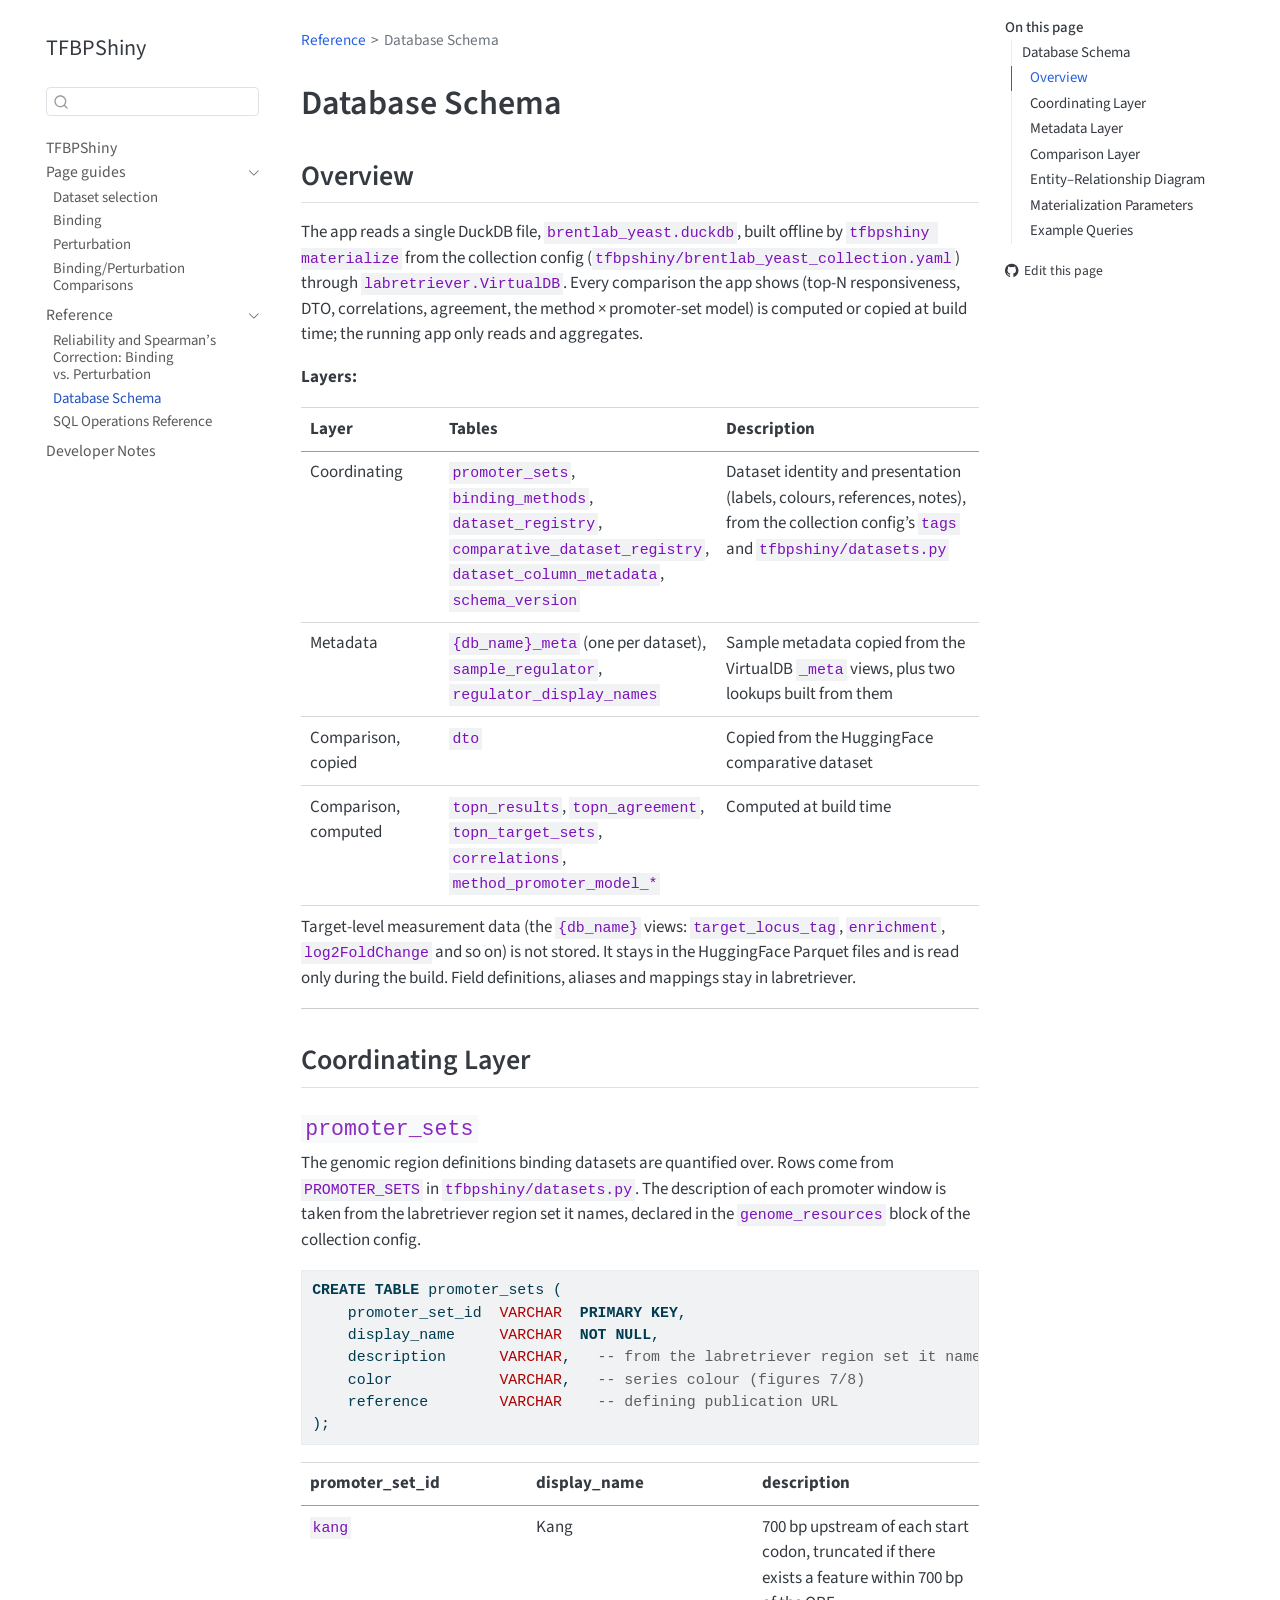
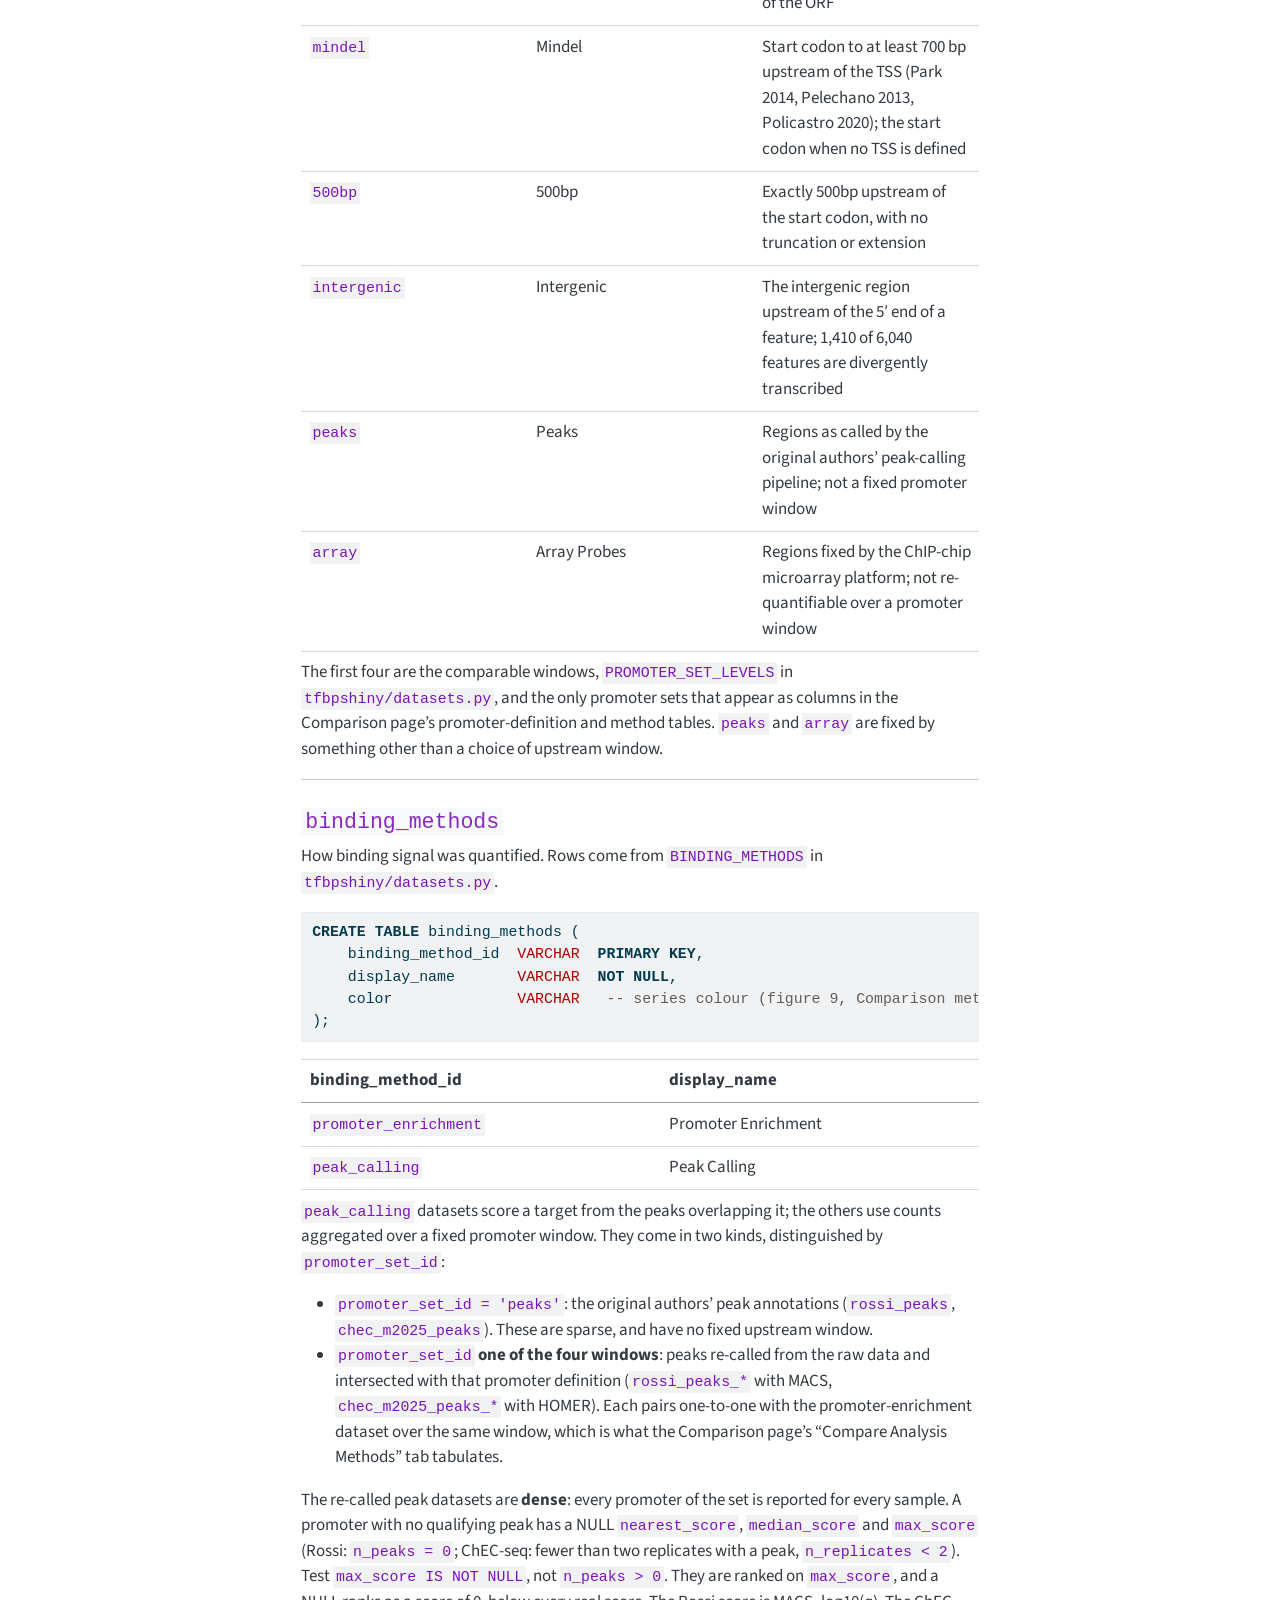
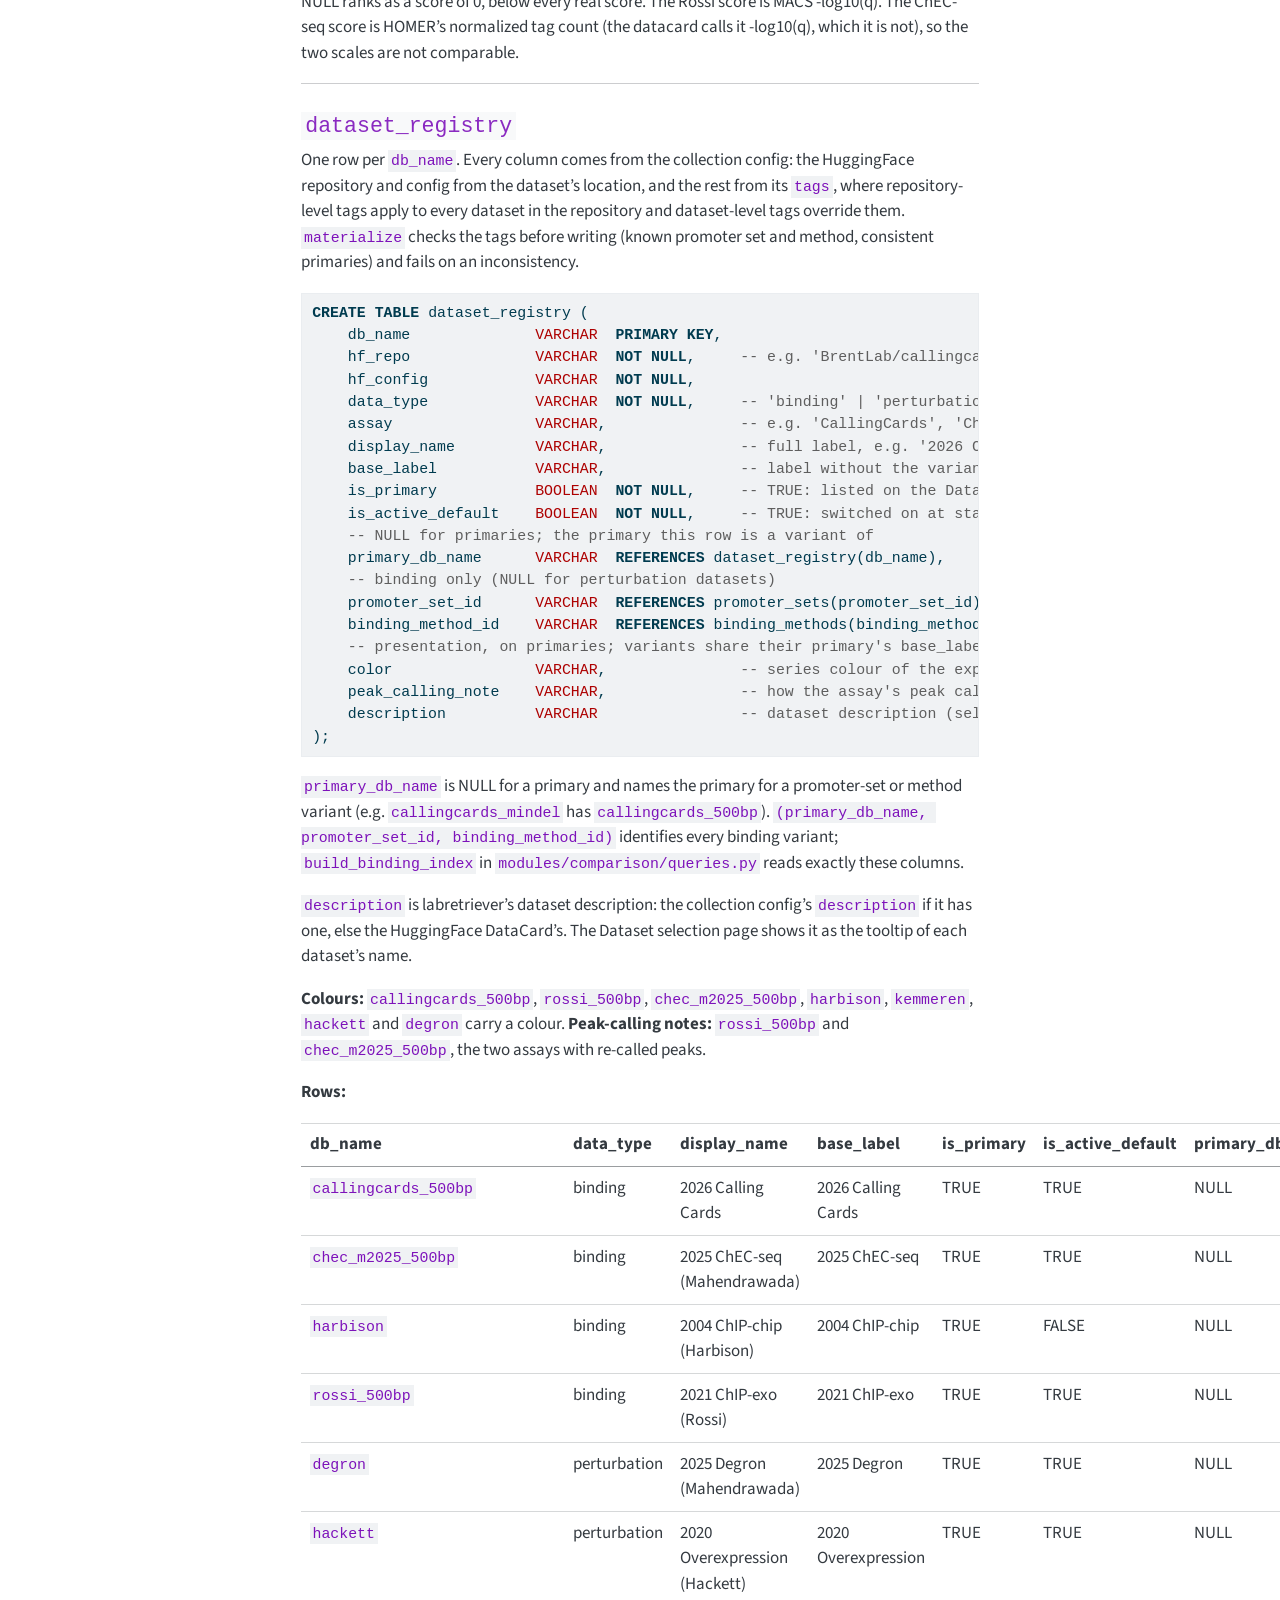
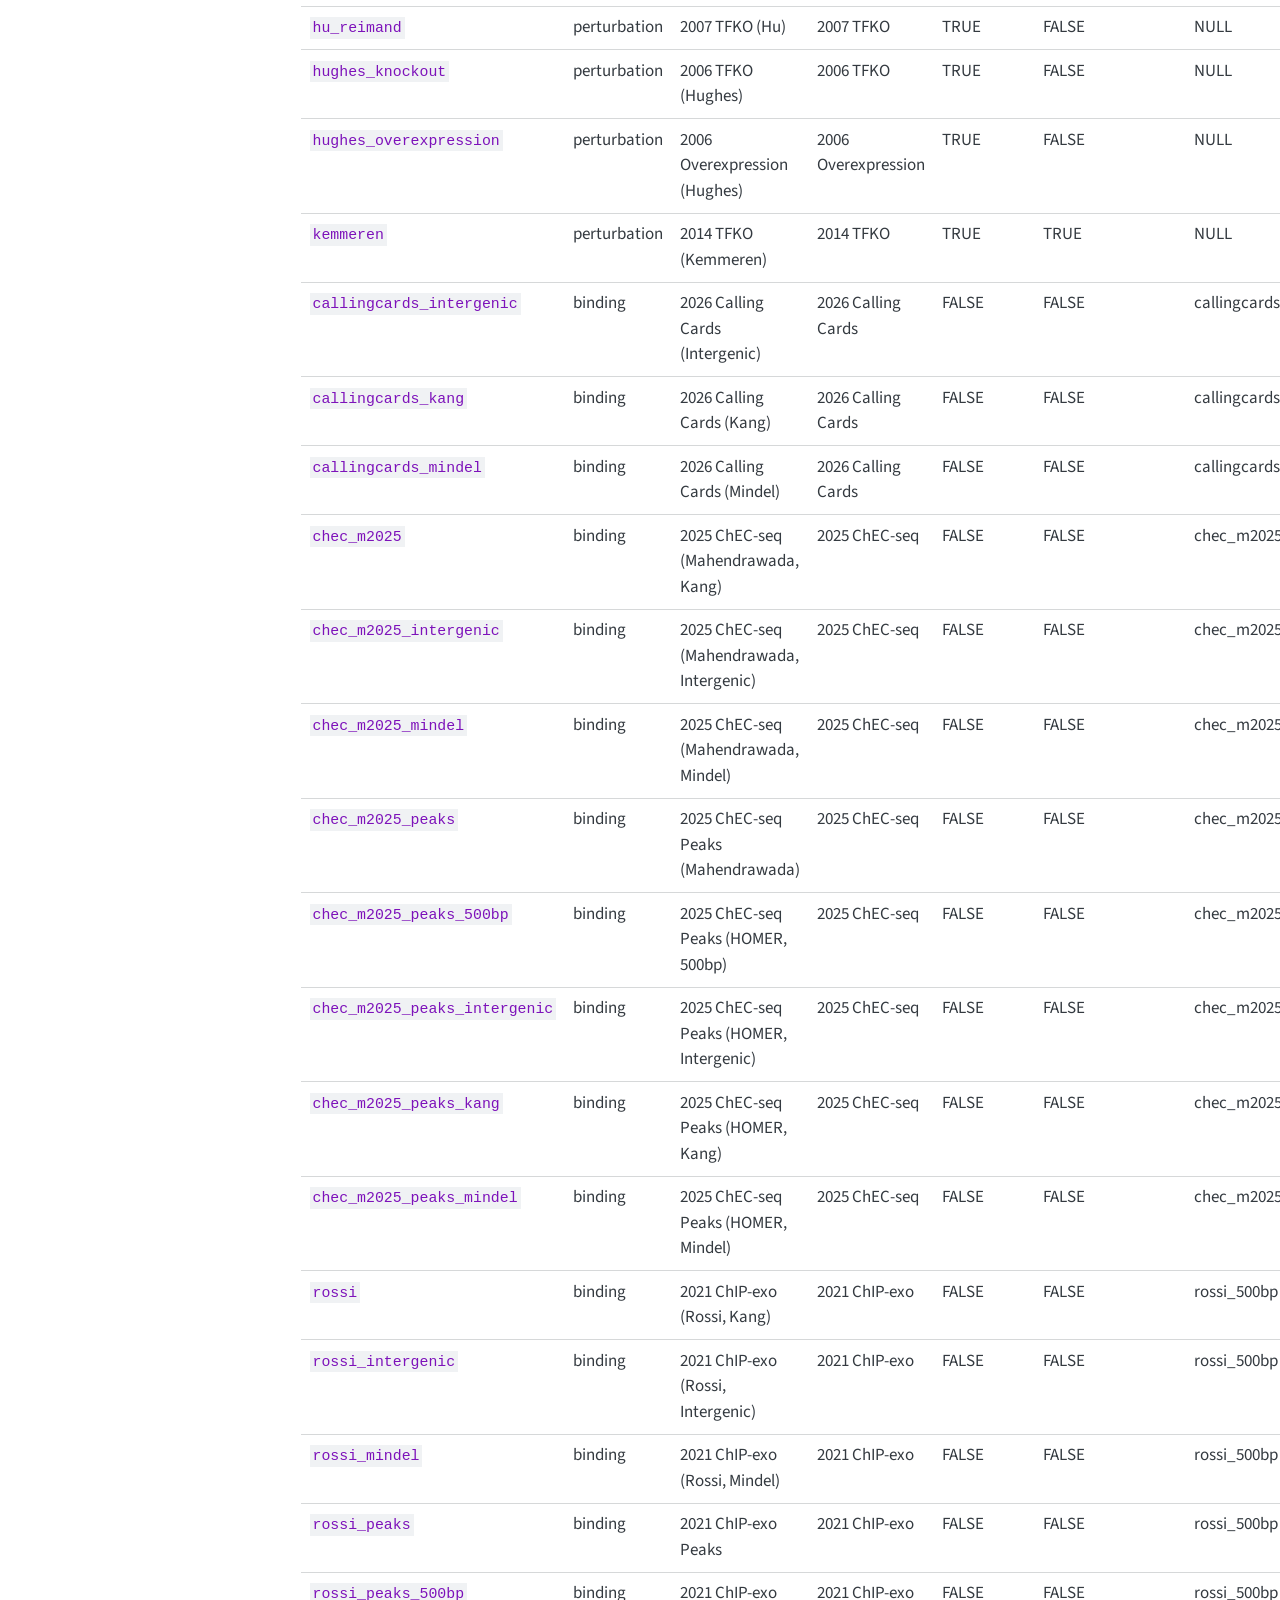
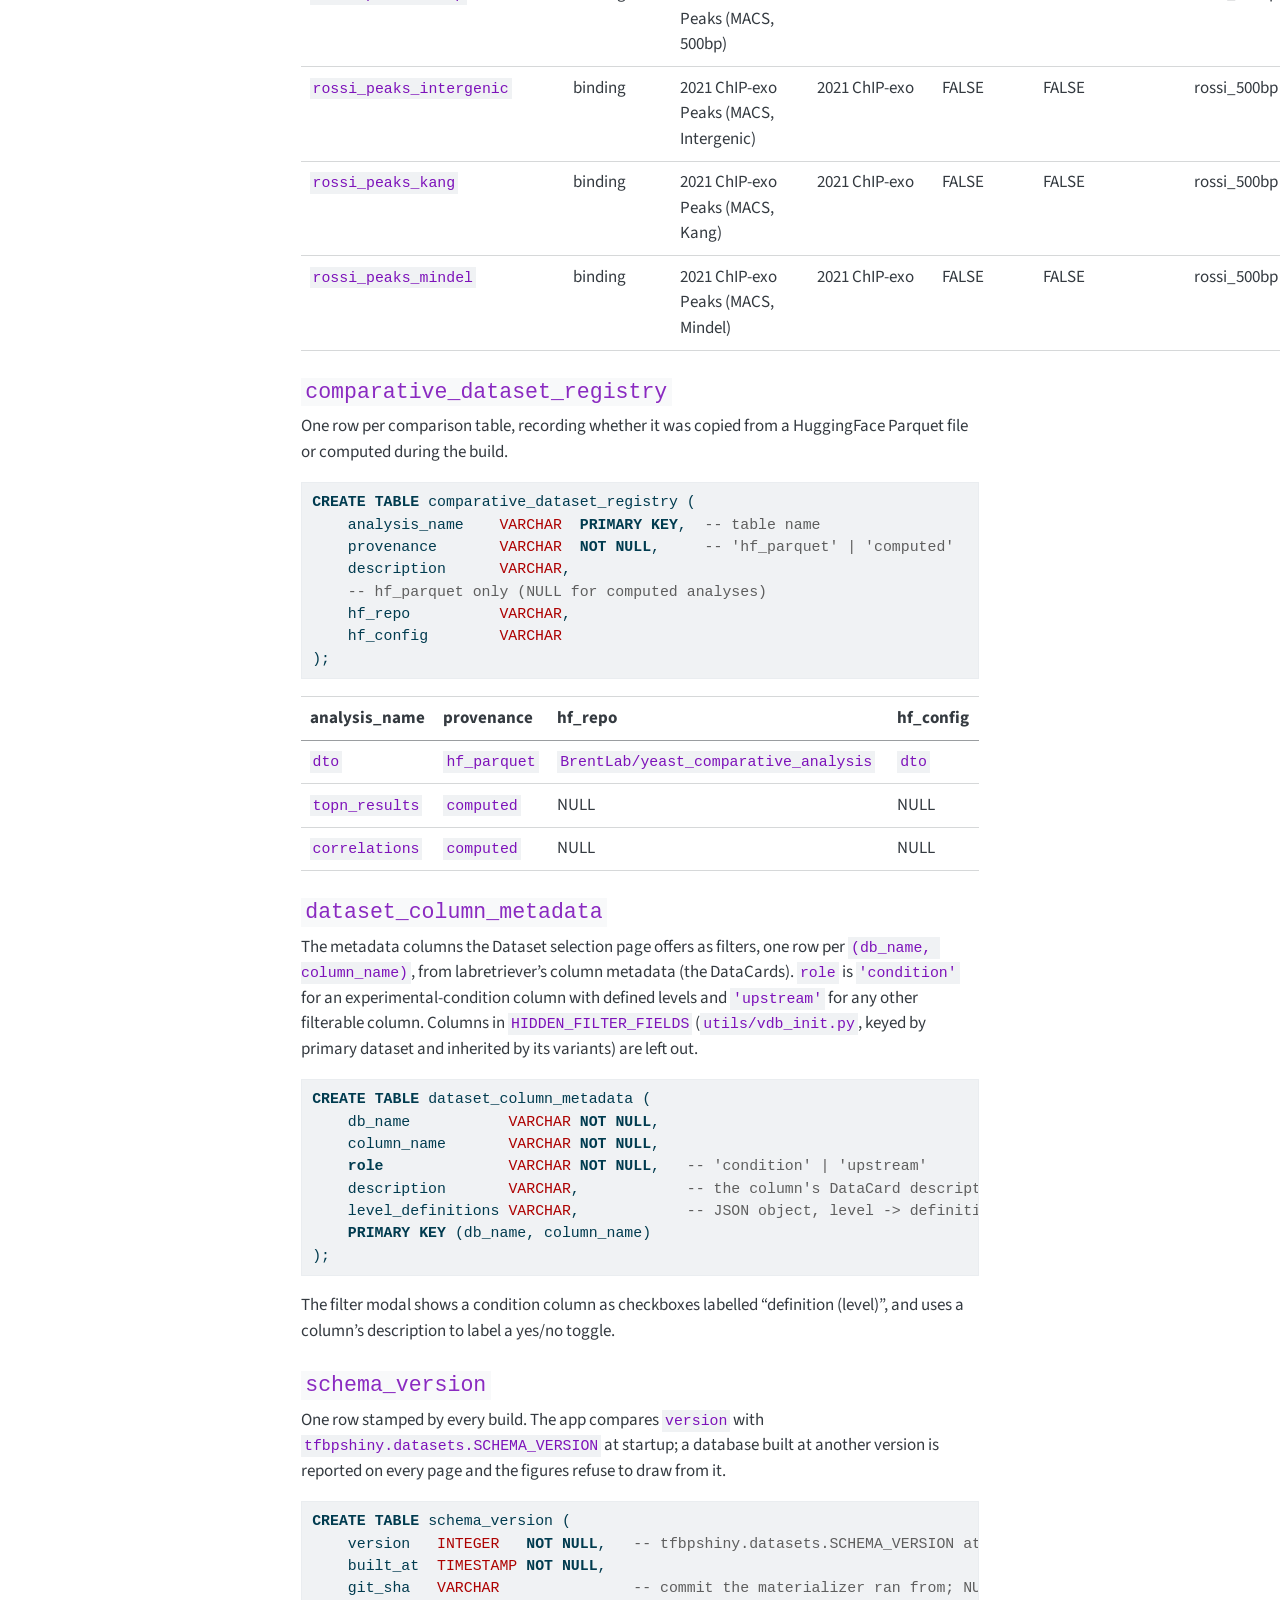
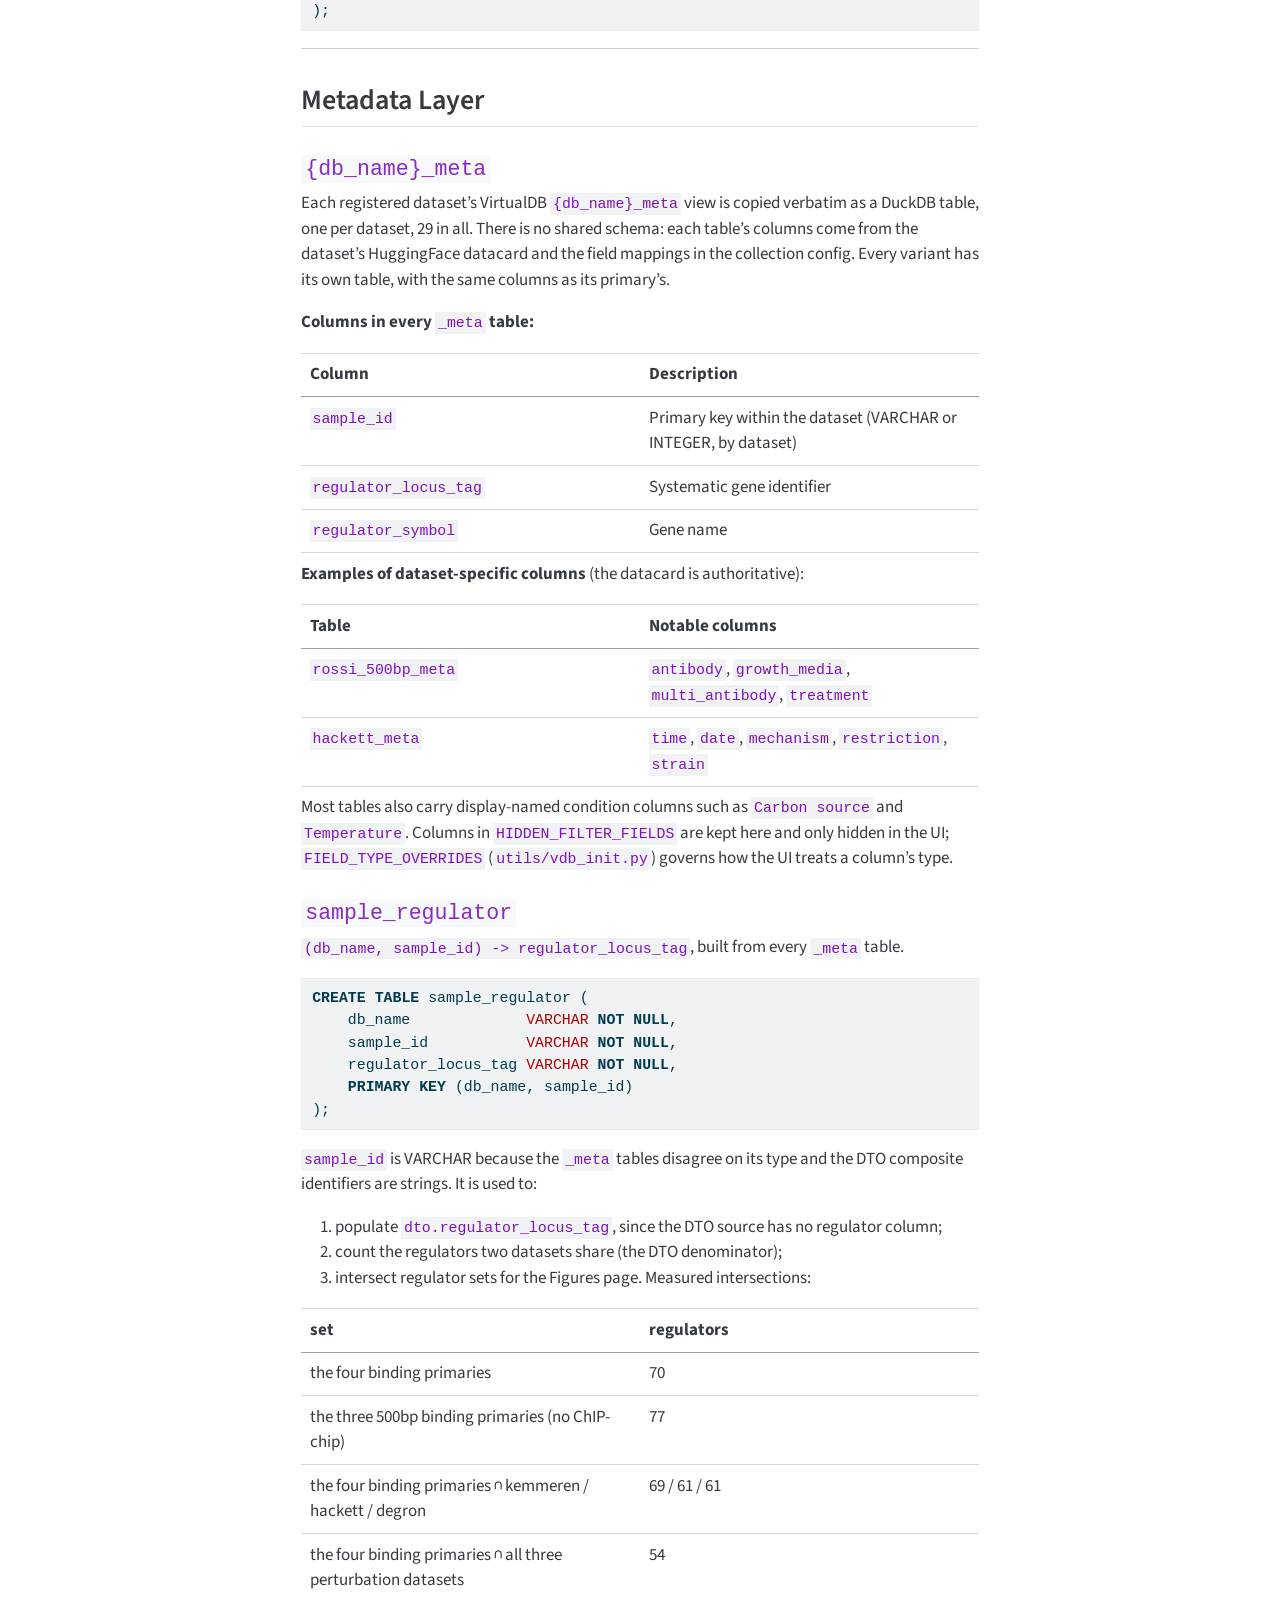
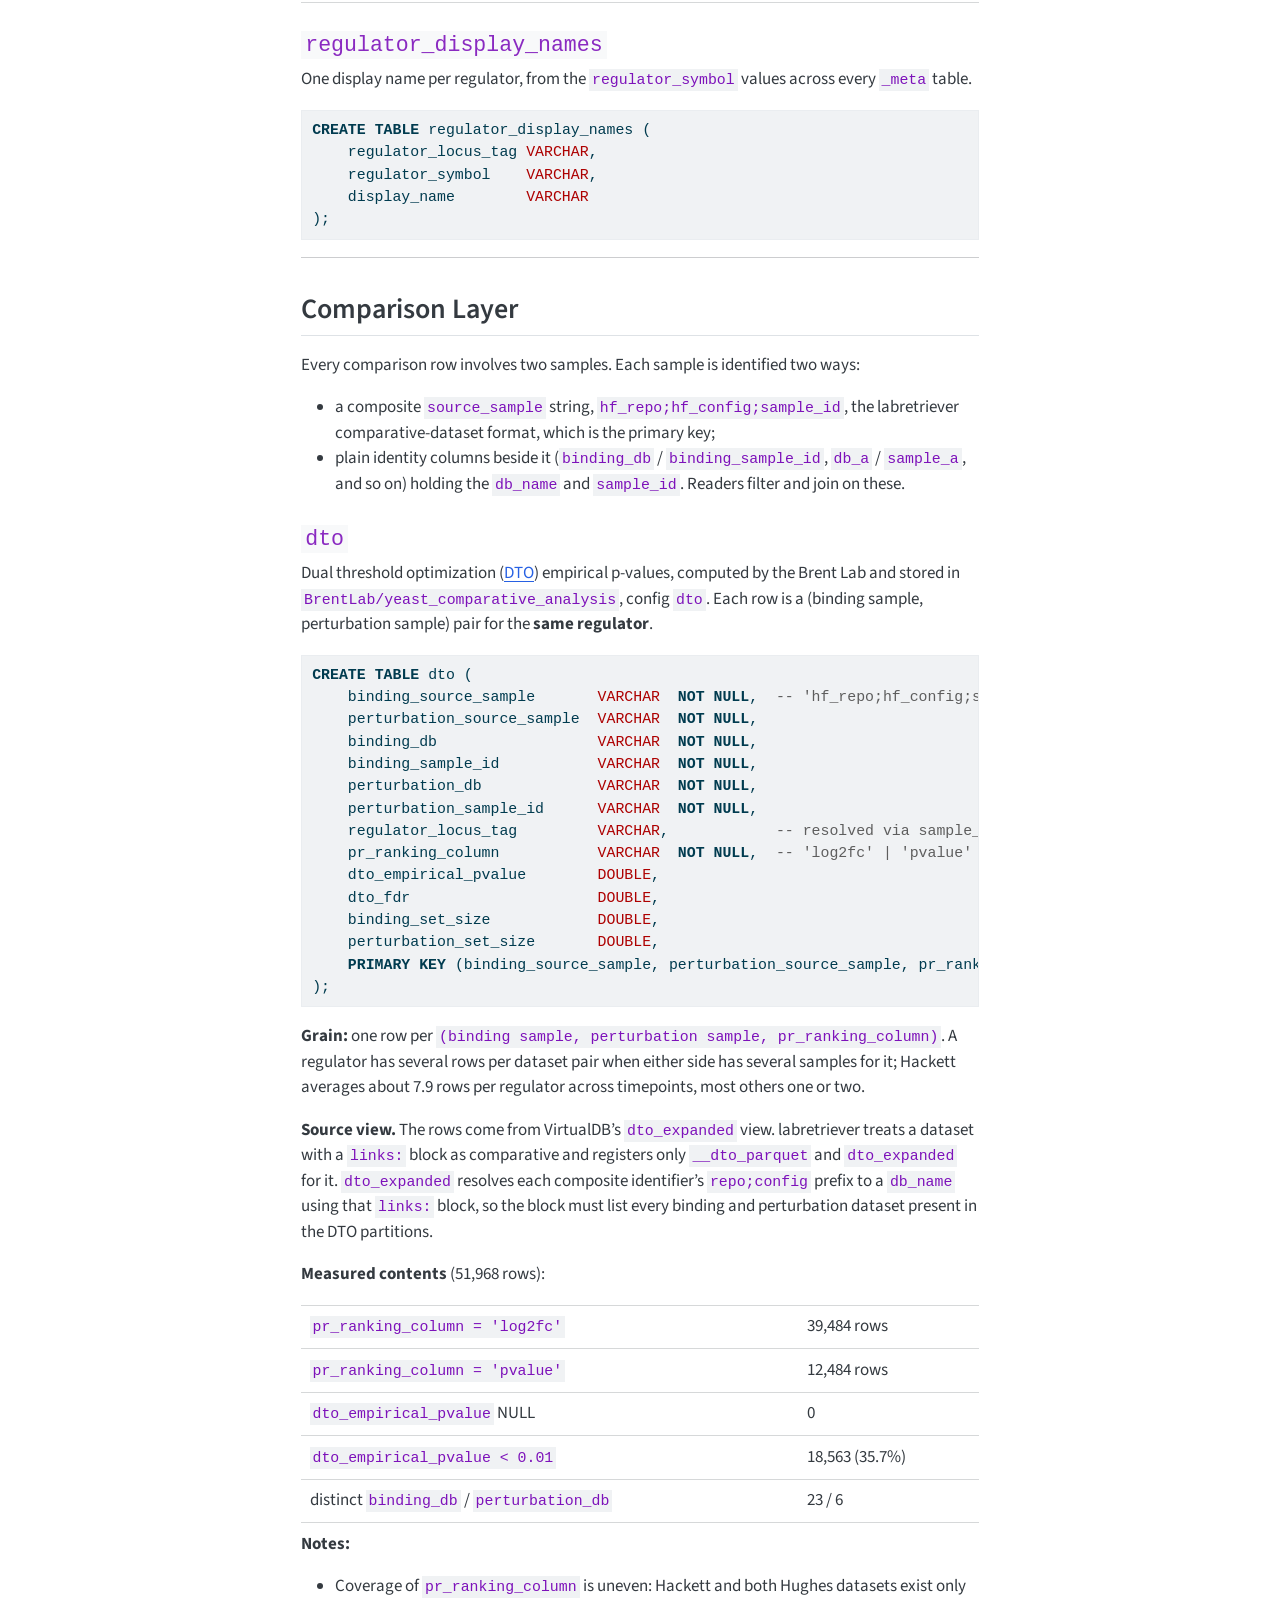
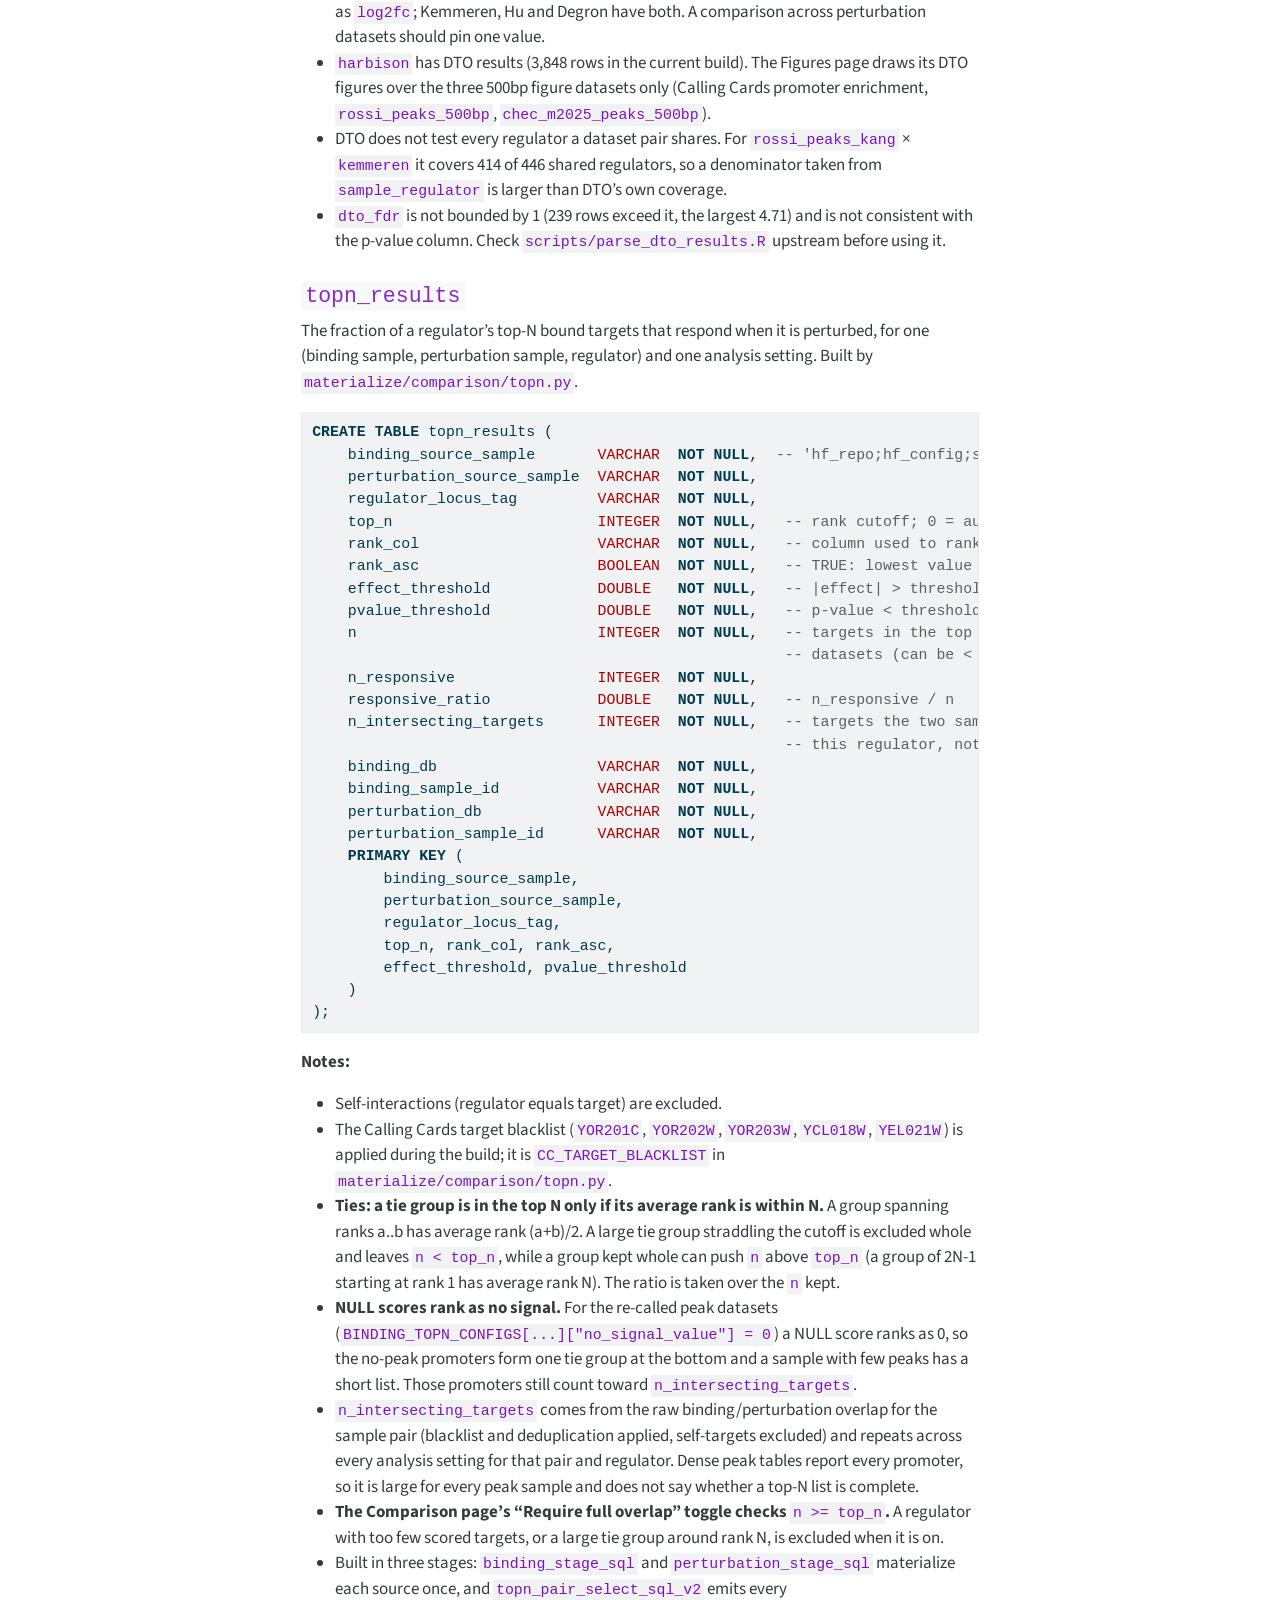
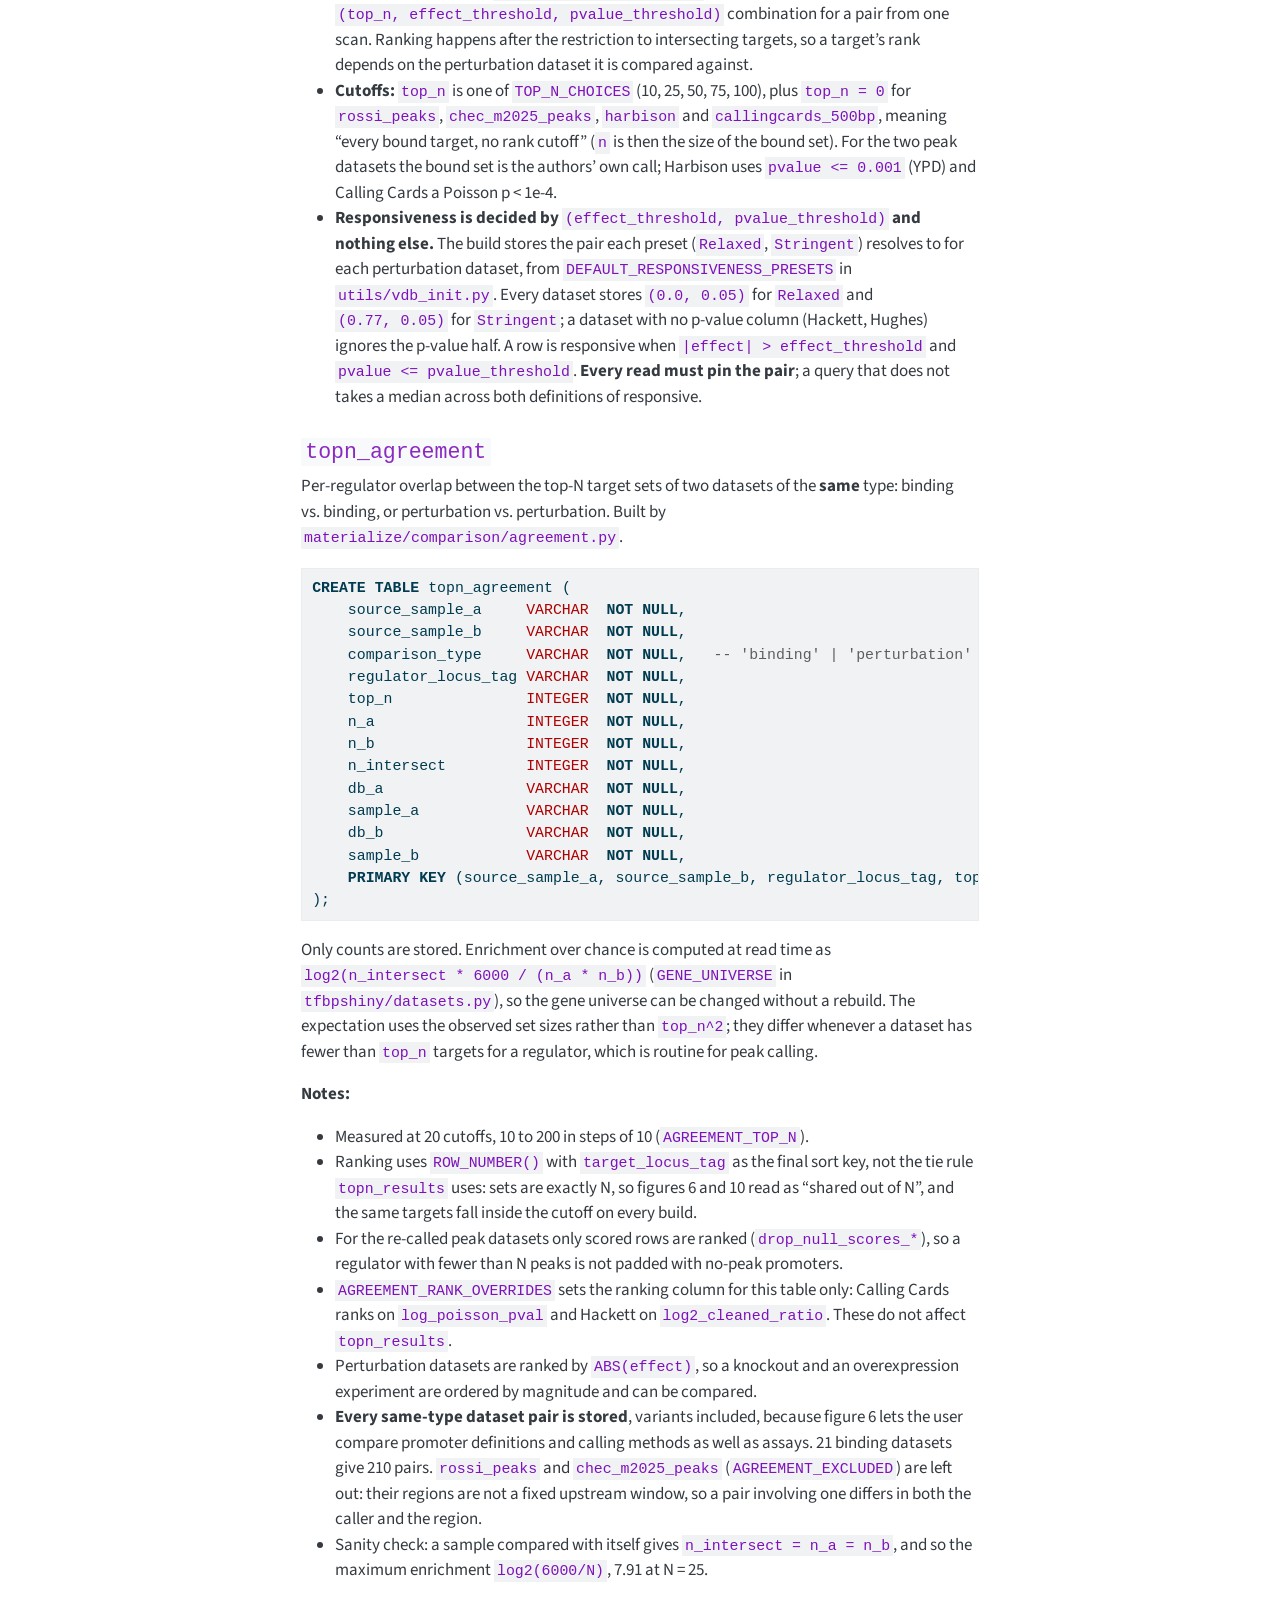
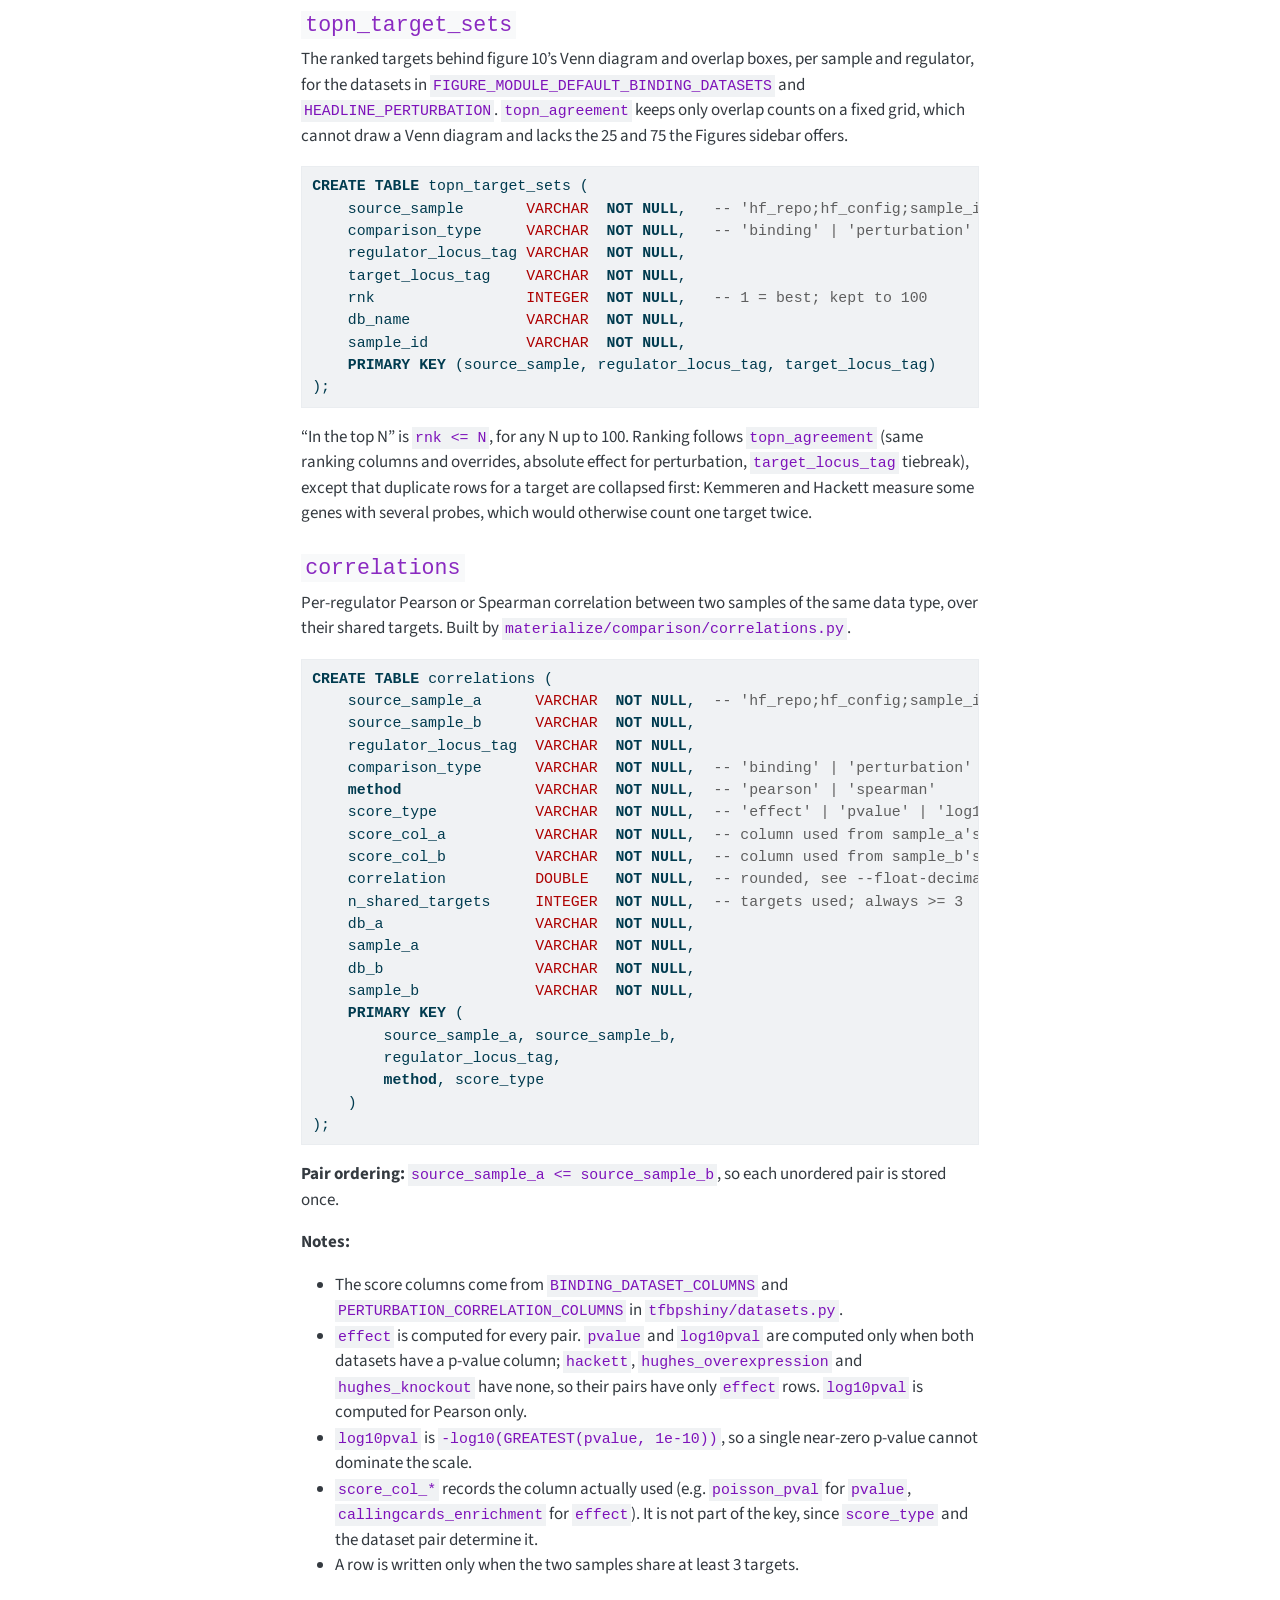
<file: materialized_db_schema.html>
<!DOCTYPE html>
<html xmlns="http://www.w3.org/1999/xhtml" lang="en" xml:lang="en"><head>

<meta charset="utf-8">
<meta name="generator" content="quarto-1.10.19">

<meta name="viewport" content="width=device-width, initial-scale=1.0, user-scalable=yes">


<title>materialized_db_schema – TFBPShiny</title>
<style>
/* Default styles provided by pandoc.
** See https://pandoc.org/MANUAL.html#variables-for-html for config info.
*/
span.smallcaps{font-variant: small-caps;}
div.columns{display: flex; gap: 1.5em;}
div.column{flex: auto;}
@media screen {
div.columns{gap: min(4vw, 1.5em);}
div.column{overflow-x: auto;}
}
div.hanging-indent{margin-left: 1.5em; text-indent: -1.5em;}
ul.task-list{list-style: none;}
ul.task-list li input[type="checkbox"] {
  width: 0.8em;
  margin: 0 0.8em 0.2em -1em; /* quarto-specific, see https://github.com/quarto-dev/quarto-cli/issues/4556 */ 
  vertical-align: middle;
}
/* CSS for syntax highlighting */
html { -webkit-text-size-adjust: 100%; }
pre > code.sourceCode { white-space: pre; position: relative; }
pre > code.sourceCode > span { display: inline-block; line-height: 1.25; }
pre > code.sourceCode > span:empty { height: 1.2em; }
.sourceCode { overflow: visible; }
code.sourceCode > span { color: inherit; text-decoration: inherit; }
div.sourceCode { margin: 1em 0; }
pre.sourceCode { margin: 0; }
@media screen {
div.sourceCode { overflow: auto; }
}
@media print {
pre > code.sourceCode { white-space: pre-wrap; }
pre > code.sourceCode > span { text-indent: -5em; padding-left: 5em; }
}
pre.numberSource code
  { counter-reset: source-line 0; }
pre.numberSource code > span
  { position: relative; left: -4em; counter-increment: source-line; }
pre.numberSource code > span > a:first-child::before
  { content: counter(source-line);
    position: relative; left: -1em; text-align: right; vertical-align: baseline;
    border: none; display: inline-block;
    -webkit-touch-callout: none; -webkit-user-select: none;
    -khtml-user-select: none; -moz-user-select: none;
    -ms-user-select: none; user-select: none;
    padding: 0 4px; width: 4em;
  }
pre.numberSource { margin-left: 3em;  padding-left: 4px; }
div.sourceCode
  {   }
@media screen {
pre > code.sourceCode > span > a:first-child::before { text-decoration: underline; }
}
</style>


<script src="site_libs/quarto-nav/quarto-nav.js"></script>
<script src="site_libs/quarto-nav/headroom.min.js"></script>
<script src="site_libs/clipboard/clipboard.min.js"></script>
<script src="site_libs/quarto-search/autocomplete.umd.js"></script>
<script src="site_libs/quarto-search/fuse.min.js"></script>
<script src="site_libs/quarto-search/quarto-search.js"></script>
<meta name="quarto:offset" content="./">
<script src="site_libs/quarto-html/quarto.js" type="module"></script>
<script src="site_libs/quarto-html/tabsets/tabsets.js" type="module"></script>
<script src="site_libs/quarto-html/popper.min.js"></script>
<script src="site_libs/quarto-html/tippy.umd.min.js"></script>
<script src="site_libs/quarto-html/anchor.min.js"></script>
<link href="site_libs/quarto-html/tippy.css" rel="stylesheet">
<link href="site_libs/quarto-html/quarto-syntax-highlighting-bf27225e3a48a9273f3daa8f8e829971.css" rel="stylesheet" id="quarto-text-highlighting-styles">
<script src="site_libs/bootstrap/bootstrap.min.js"></script>
<link href="site_libs/bootstrap/bootstrap-icons.css" rel="stylesheet">
<link href="site_libs/bootstrap/bootstrap-55617497126496852ff9f5a59253c640.min.css" rel="stylesheet" append-hash="true" id="quarto-bootstrap" data-mode="light">
<script id="quarto-search-options" type="application/json">{
  "location": "sidebar",
  "copy-button": false,
  "collapse-after": 3,
  "panel-placement": "start",
  "type": "textbox",
  "limit": 50,
  "keyboard-shortcut": [
    "f",
    "/",
    "s"
  ],
  "show-item-context": false,
  "language": {
    "search-no-results-text": "No results",
    "search-matching-documents-text": "matching documents",
    "search-copy-link-title": "Copy link to search",
    "search-hide-matches-text": "Hide additional matches",
    "search-more-match-text": "more match in this document",
    "search-more-matches-text": "more matches in this document",
    "search-clear-button-title": "Clear",
    "search-text-placeholder": "",
    "search-detached-cancel-button-title": "Cancel",
    "search-submit-button-title": "Submit",
    "search-label": "Search"
  }
}</script>


</head>

<body class="nav-sidebar floating quarto-light">

<div id="quarto-search-results"></div>
  <header id="quarto-header" class="headroom fixed-top">
  <nav class="quarto-secondary-nav">
    <div class="container-fluid d-flex">
      <button type="button" class="quarto-btn-toggle btn" data-bs-toggle="collapse" role="button" data-bs-target=".quarto-sidebar-collapse-item" aria-controls="quarto-sidebar" aria-expanded="false" aria-label="Toggle sidebar navigation" onclick="if (window.quartoToggleHeadroom) { window.quartoToggleHeadroom(); }">
        <i class="bi bi-layout-text-sidebar-reverse"></i>
      </button>
        <nav class="quarto-page-breadcrumbs" aria-label="breadcrumb"><ol class="breadcrumb"><li class="breadcrumb-item"><a href="./binding_perturbation_reliability.html">Reference</a></li><li class="breadcrumb-item"><a href="./materialized_db_schema.html">Database Schema</a></li></ol></nav>
        <a class="flex-grow-1" role="navigation" data-bs-toggle="collapse" data-bs-target=".quarto-sidebar-collapse-item" aria-controls="quarto-sidebar" aria-expanded="false" aria-label="Toggle sidebar navigation" onclick="if (window.quartoToggleHeadroom) { window.quartoToggleHeadroom(); }">      
        </a>
      <button type="button" class="btn quarto-search-button" aria-label="Search" onclick="window.quartoOpenSearch();">
        <i class="bi bi-search"></i>
      </button>
    </div>
  </nav>
</header>
<!-- content -->
<div id="quarto-content" class="quarto-container page-columns page-rows-contents page-layout-article">
<!-- sidebar -->
  <nav id="quarto-sidebar" class="sidebar collapse collapse-horizontal quarto-sidebar-collapse-item sidebar-navigation floating overflow-auto">
    <div class="pt-lg-2 mt-2 text-left sidebar-header">
    <div class="sidebar-title mb-0 py-0">
      <a href="./">TFBPShiny</a> 
    </div>
      </div>
        <div class="mt-2 flex-shrink-0 align-items-center">
        <div class="sidebar-search">
        <div id="quarto-search" class="" title="Search"></div>
        </div>
        </div>
    <div class="sidebar-menu-container"> 
    <ul class="list-unstyled mt-1">
        <li class="sidebar-item">
  <div class="sidebar-item-container"> 
  <a href="./index.html" class="sidebar-item-text sidebar-link">
 <span class="menu-text">TFBPShiny</span></a>
  </div>
</li>
        <li class="sidebar-item sidebar-item-section">
      <div class="sidebar-item-container"> 
            <a class="sidebar-item-text sidebar-link text-start" data-bs-toggle="collapse" data-bs-target="#quarto-sidebar-section-1" role="navigation" aria-expanded="true">
 <span class="menu-text">Page guides</span></a>
          <a class="sidebar-item-toggle text-start" data-bs-toggle="collapse" data-bs-target="#quarto-sidebar-section-1" role="navigation" aria-expanded="true" aria-label="Toggle section">
            <i class="bi bi-chevron-right ms-2"></i>
          </a> 
      </div>
      <ul id="quarto-sidebar-section-1" class="collapse list-unstyled sidebar-section depth1 show">  
          <li class="sidebar-item">
  <div class="sidebar-item-container"> 
  <a href="./select_datasets_workflow.html" class="sidebar-item-text sidebar-link">
 <span class="menu-text">Dataset selection</span></a>
  </div>
</li>
          <li class="sidebar-item">
  <div class="sidebar-item-container"> 
  <a href="./binding_workflow.html" class="sidebar-item-text sidebar-link">
 <span class="menu-text">Binding</span></a>
  </div>
</li>
          <li class="sidebar-item">
  <div class="sidebar-item-container"> 
  <a href="./perturbation_workflow.html" class="sidebar-item-text sidebar-link">
 <span class="menu-text">Perturbation</span></a>
  </div>
</li>
          <li class="sidebar-item">
  <div class="sidebar-item-container"> 
  <a href="./comparison_workflow.html" class="sidebar-item-text sidebar-link">
 <span class="menu-text">Binding/Perturbation Comparisons</span></a>
  </div>
</li>
      </ul>
  </li>
        <li class="sidebar-item sidebar-item-section">
      <div class="sidebar-item-container"> 
            <a class="sidebar-item-text sidebar-link text-start" data-bs-toggle="collapse" data-bs-target="#quarto-sidebar-section-2" role="navigation" aria-expanded="true">
 <span class="menu-text">Reference</span></a>
          <a class="sidebar-item-toggle text-start" data-bs-toggle="collapse" data-bs-target="#quarto-sidebar-section-2" role="navigation" aria-expanded="true" aria-label="Toggle section">
            <i class="bi bi-chevron-right ms-2"></i>
          </a> 
      </div>
      <ul id="quarto-sidebar-section-2" class="collapse list-unstyled sidebar-section depth1 show">  
          <li class="sidebar-item">
  <div class="sidebar-item-container"> 
  <a href="./binding_perturbation_reliability.html" class="sidebar-item-text sidebar-link">
 <span class="menu-text">Reliability and Spearman’s Correction: Binding vs.&nbsp;Perturbation</span></a>
  </div>
</li>
          <li class="sidebar-item">
  <div class="sidebar-item-container"> 
  <a href="./materialized_db_schema.html" class="sidebar-item-text sidebar-link active">
 <span class="menu-text">Database Schema</span></a>
  </div>
</li>
          <li class="sidebar-item">
  <div class="sidebar-item-container"> 
  <a href="./sql_operations.html" class="sidebar-item-text sidebar-link">
 <span class="menu-text">SQL Operations Reference</span></a>
  </div>
</li>
      </ul>
  </li>
        <li class="sidebar-item">
  <div class="sidebar-item-container"> 
  <a href="./development.html" class="sidebar-item-text sidebar-link">
 <span class="menu-text">Developer Notes</span></a>
  </div>
</li>
    </ul>
    </div>
</nav>
<div id="quarto-sidebar-glass" class="quarto-sidebar-collapse-item" data-bs-toggle="collapse" data-bs-target=".quarto-sidebar-collapse-item"></div>
<!-- margin-sidebar -->
    <div id="quarto-margin-sidebar" class="sidebar margin-sidebar">
        <nav id="TOC" role="doc-toc" class="toc-active">
    <h2 id="toc-title">On this page</h2>
   
  <ul>
  <li><a href="#database-schema" id="toc-database-schema" class="nav-link active" data-scroll-target="#database-schema">Database Schema</a>
  <ul class="collapse">
  <li><a href="#overview" id="toc-overview" class="nav-link" data-scroll-target="#overview">Overview</a></li>
  <li><a href="#coordinating-layer" id="toc-coordinating-layer" class="nav-link" data-scroll-target="#coordinating-layer">Coordinating Layer</a>
  <ul class="collapse">
  <li><a href="#promoter_sets" id="toc-promoter_sets" class="nav-link" data-scroll-target="#promoter_sets"><code>promoter_sets</code></a></li>
  <li><a href="#binding_methods" id="toc-binding_methods" class="nav-link" data-scroll-target="#binding_methods"><code>binding_methods</code></a></li>
  <li><a href="#dataset_registry" id="toc-dataset_registry" class="nav-link" data-scroll-target="#dataset_registry"><code>dataset_registry</code></a></li>
  <li><a href="#comparative_dataset_registry" id="toc-comparative_dataset_registry" class="nav-link" data-scroll-target="#comparative_dataset_registry"><code>comparative_dataset_registry</code></a></li>
  <li><a href="#dataset_column_metadata" id="toc-dataset_column_metadata" class="nav-link" data-scroll-target="#dataset_column_metadata"><code>dataset_column_metadata</code></a></li>
  <li><a href="#schema_version" id="toc-schema_version" class="nav-link" data-scroll-target="#schema_version"><code>schema_version</code></a></li>
  </ul></li>
  <li><a href="#metadata-layer" id="toc-metadata-layer" class="nav-link" data-scroll-target="#metadata-layer">Metadata Layer</a>
  <ul class="collapse">
  <li><a href="#db_name_meta" id="toc-db_name_meta" class="nav-link" data-scroll-target="#db_name_meta"><code>{db_name}_meta</code></a></li>
  <li><a href="#sample_regulator" id="toc-sample_regulator" class="nav-link" data-scroll-target="#sample_regulator"><code>sample_regulator</code></a></li>
  <li><a href="#regulator_display_names" id="toc-regulator_display_names" class="nav-link" data-scroll-target="#regulator_display_names"><code>regulator_display_names</code></a></li>
  </ul></li>
  <li><a href="#comparison-layer" id="toc-comparison-layer" class="nav-link" data-scroll-target="#comparison-layer">Comparison Layer</a>
  <ul class="collapse">
  <li><a href="#dto" id="toc-dto" class="nav-link" data-scroll-target="#dto"><code>dto</code></a></li>
  <li><a href="#topn_results" id="toc-topn_results" class="nav-link" data-scroll-target="#topn_results"><code>topn_results</code></a></li>
  <li><a href="#topn_agreement" id="toc-topn_agreement" class="nav-link" data-scroll-target="#topn_agreement"><code>topn_agreement</code></a></li>
  <li><a href="#topn_target_sets" id="toc-topn_target_sets" class="nav-link" data-scroll-target="#topn_target_sets"><code>topn_target_sets</code></a></li>
  <li><a href="#correlations" id="toc-correlations" class="nav-link" data-scroll-target="#correlations"><code>correlations</code></a></li>
  <li><a href="#method-promoter-set-model" id="toc-method-promoter-set-model" class="nav-link" data-scroll-target="#method-promoter-set-model">Method × promoter-set model</a></li>
  </ul></li>
  <li><a href="#entityrelationship-diagram" id="toc-entityrelationship-diagram" class="nav-link" data-scroll-target="#entityrelationship-diagram">Entity–Relationship Diagram</a></li>
  <li><a href="#materialization-parameters" id="toc-materialization-parameters" class="nav-link" data-scroll-target="#materialization-parameters">Materialization Parameters</a></li>
  <li><a href="#example-queries" id="toc-example-queries" class="nav-link" data-scroll-target="#example-queries">Example Queries</a>
  <ul class="collapse">
  <li><a href="#primary-binding-datasets-with-their-promoter-set-and-method" id="toc-primary-binding-datasets-with-their-promoter-set-and-method" class="nav-link" data-scroll-target="#primary-binding-datasets-with-their-promoter-set-and-method">Primary binding datasets with their promoter set and method</a></li>
  <li><a href="#every-variant-of-a-primary-binding-dataset" id="toc-every-variant-of-a-primary-binding-dataset" class="nav-link" data-scroll-target="#every-variant-of-a-primary-binding-dataset">Every variant of a primary binding dataset</a></li>
  <li><a href="#top-n-results-for-calling-cards-kemmeren-relaxed-preset" id="toc-top-n-results-for-calling-cards-kemmeren-relaxed-preset" class="nav-link" data-scroll-target="#top-n-results-for-calling-cards-kemmeren-relaxed-preset">Top-N results for Calling Cards × Kemmeren, Relaxed preset</a></li>
  <li><a href="#binding-correlations-for-one-pair-galactose-samples-only" id="toc-binding-correlations-for-one-pair-galactose-samples-only" class="nav-link" data-scroll-target="#binding-correlations-for-one-pair-galactose-samples-only">Binding correlations for one pair, galactose samples only</a></li>
  <li><a href="#dto-results-for-one-binding-perturbation-pair" id="toc-dto-results-for-one-binding-perturbation-pair" class="nav-link" data-scroll-target="#dto-results-for-one-binding-perturbation-pair">DTO results for one binding × perturbation pair</a></li>
  <li><a href="#the-datasets-the-method-comparison-covers" id="toc-the-datasets-the-method-comparison-covers" class="nav-link" data-scroll-target="#the-datasets-the-method-comparison-covers">The datasets the method comparison covers</a></li>
  </ul></li>
  </ul></li>
  </ul>
<div class="toc-actions"><ul><li><a href="https://github.com/BrentLab/tfbpshiny/edit/main/docs/materialized_db_schema.md" class="toc-action"><i class="bi bi-github"></i>Edit this page</a></li></ul></div></nav>
    </div>
<!-- main -->
<main class="content" id="quarto-document-content"><header id="title-block-header" class="quarto-title-block"><nav class="quarto-page-breadcrumbs quarto-title-breadcrumbs d-none d-lg-block" aria-label="breadcrumb"><ol class="breadcrumb"><li class="breadcrumb-item"><a href="./binding_perturbation_reliability.html">Reference</a></li><li class="breadcrumb-item"><a href="./materialized_db_schema.html">Database Schema</a></li></ol></nav></header>




<section id="database-schema" class="level1">
<h1>Database Schema</h1>
<section id="overview" class="level2">
<h2 class="anchored" data-anchor-id="overview">Overview</h2>
<p>The app reads a single DuckDB file, <code>brentlab_yeast.duckdb</code>, built offline by <code>tfbpshiny materialize</code> from the collection config (<code>tfbpshiny/brentlab_yeast_collection.yaml</code>) through <code>labretriever.VirtualDB</code>. Every comparison the app shows (top-N responsiveness, DTO, correlations, agreement, the method × promoter-set model) is computed or copied at build time; the running app only reads and aggregates.</p>
<p><strong>Layers:</strong></p>
<table class="caption-top table">
<colgroup>
<col style="width: 25%">
<col style="width: 28%">
<col style="width: 46%">
</colgroup>
<thead>
<tr class="header">
<th>Layer</th>
<th>Tables</th>
<th>Description</th>
</tr>
</thead>
<tbody>
<tr class="odd">
<td>Coordinating</td>
<td><code>promoter_sets</code>, <code>binding_methods</code>, <code>dataset_registry</code>, <code>comparative_dataset_registry</code>, <code>dataset_column_metadata</code>, <code>schema_version</code></td>
<td>Dataset identity and presentation (labels, colours, references, notes), from the collection config’s <code>tags</code> and <code>tfbpshiny/datasets.py</code></td>
</tr>
<tr class="even">
<td>Metadata</td>
<td><code>{db_name}_meta</code> (one per dataset), <code>sample_regulator</code>, <code>regulator_display_names</code></td>
<td>Sample metadata copied from the VirtualDB <code>_meta</code> views, plus two lookups built from them</td>
</tr>
<tr class="odd">
<td>Comparison, copied</td>
<td><code>dto</code></td>
<td>Copied from the HuggingFace comparative dataset</td>
</tr>
<tr class="even">
<td>Comparison, computed</td>
<td><code>topn_results</code>, <code>topn_agreement</code>, <code>topn_target_sets</code>, <code>correlations</code>, <code>method_promoter_model_*</code></td>
<td>Computed at build time</td>
</tr>
</tbody>
</table>
<p>Target-level measurement data (the <code>{db_name}</code> views: <code>target_locus_tag</code>, <code>enrichment</code>, <code>log2FoldChange</code> and so on) is not stored. It stays in the HuggingFace Parquet files and is read only during the build. Field definitions, aliases and mappings stay in labretriever.</p>
<hr>
</section>
<section id="coordinating-layer" class="level2">
<h2 class="anchored" data-anchor-id="coordinating-layer">Coordinating Layer</h2>
<section id="promoter_sets" class="level3">
<h3 class="anchored" data-anchor-id="promoter_sets"><code>promoter_sets</code></h3>
<p>The genomic region definitions binding datasets are quantified over. Rows come from <code>PROMOTER_SETS</code> in <code>tfbpshiny/datasets.py</code>. The description of each promoter window is taken from the labretriever region set it names, declared in the <code>genome_resources</code> block of the collection config.</p>
<div class="code-copy-outer-scaffold"><div class="sourceCode" id="cb1"><pre class="sourceCode sql code-with-copy"><code class="sourceCode sql"><span id="cb1-1"><a href="#cb1-1" aria-hidden="true" tabindex="-1"></a><span class="kw">CREATE</span> <span class="kw">TABLE</span> promoter_sets (</span>
<span id="cb1-2"><a href="#cb1-2" aria-hidden="true" tabindex="-1"></a>    promoter_set_id  <span class="dt">VARCHAR</span>  <span class="kw">PRIMARY</span> <span class="kw">KEY</span>,</span>
<span id="cb1-3"><a href="#cb1-3" aria-hidden="true" tabindex="-1"></a>    display_name     <span class="dt">VARCHAR</span>  <span class="kw">NOT</span> <span class="kw">NULL</span>,</span>
<span id="cb1-4"><a href="#cb1-4" aria-hidden="true" tabindex="-1"></a>    description      <span class="dt">VARCHAR</span>,   <span class="co">-- from the labretriever region set it names</span></span>
<span id="cb1-5"><a href="#cb1-5" aria-hidden="true" tabindex="-1"></a>    color            <span class="dt">VARCHAR</span>,   <span class="co">-- series colour (figures 7/8)</span></span>
<span id="cb1-6"><a href="#cb1-6" aria-hidden="true" tabindex="-1"></a>    reference        <span class="dt">VARCHAR</span>    <span class="co">-- defining publication URL</span></span>
<span id="cb1-7"><a href="#cb1-7" aria-hidden="true" tabindex="-1"></a>);</span></code></pre></div><button title="Copy to Clipboard" class="code-copy-button"><i class="bi"></i></button></div>
<table class="caption-top table">
<colgroup>
<col style="width: 33%">
<col style="width: 33%">
<col style="width: 33%">
</colgroup>
<thead>
<tr class="header">
<th>promoter_set_id</th>
<th>display_name</th>
<th>description</th>
</tr>
</thead>
<tbody>
<tr class="odd">
<td><code>kang</code></td>
<td>Kang</td>
<td>700 bp upstream of each start codon, truncated if there exists a feature within 700 bp of the ORF</td>
</tr>
<tr class="even">
<td><code>mindel</code></td>
<td>Mindel</td>
<td>Start codon to at least 700 bp upstream of the TSS (Park 2014, Pelechano 2013, Policastro 2020); the start codon when no TSS is defined</td>
</tr>
<tr class="odd">
<td><code>500bp</code></td>
<td>500bp</td>
<td>Exactly 500bp upstream of the start codon, with no truncation or extension</td>
</tr>
<tr class="even">
<td><code>intergenic</code></td>
<td>Intergenic</td>
<td>The intergenic region upstream of the 5′ end of a feature; 1,410 of 6,040 features are divergently transcribed</td>
</tr>
<tr class="odd">
<td><code>peaks</code></td>
<td>Peaks</td>
<td>Regions as called by the original authors’ peak-calling pipeline; not a fixed promoter window</td>
</tr>
<tr class="even">
<td><code>array</code></td>
<td>Array Probes</td>
<td>Regions fixed by the ChIP-chip microarray platform; not re-quantifiable over a promoter window</td>
</tr>
</tbody>
</table>
<p>The first four are the comparable windows, <code>PROMOTER_SET_LEVELS</code> in <code>tfbpshiny/datasets.py</code>, and the only promoter sets that appear as columns in the Comparison page’s promoter-definition and method tables. <code>peaks</code> and <code>array</code> are fixed by something other than a choice of upstream window.</p>
<hr>
</section>
<section id="binding_methods" class="level3">
<h3 class="anchored" data-anchor-id="binding_methods"><code>binding_methods</code></h3>
<p>How binding signal was quantified. Rows come from <code>BINDING_METHODS</code> in <code>tfbpshiny/datasets.py</code>.</p>
<div class="code-copy-outer-scaffold"><div class="sourceCode" id="cb2"><pre class="sourceCode sql code-with-copy"><code class="sourceCode sql"><span id="cb2-1"><a href="#cb2-1" aria-hidden="true" tabindex="-1"></a><span class="kw">CREATE</span> <span class="kw">TABLE</span> binding_methods (</span>
<span id="cb2-2"><a href="#cb2-2" aria-hidden="true" tabindex="-1"></a>    binding_method_id  <span class="dt">VARCHAR</span>  <span class="kw">PRIMARY</span> <span class="kw">KEY</span>,</span>
<span id="cb2-3"><a href="#cb2-3" aria-hidden="true" tabindex="-1"></a>    display_name       <span class="dt">VARCHAR</span>  <span class="kw">NOT</span> <span class="kw">NULL</span>,</span>
<span id="cb2-4"><a href="#cb2-4" aria-hidden="true" tabindex="-1"></a>    color              <span class="dt">VARCHAR</span>   <span class="co">-- series colour (figure 9, Comparison method rows)</span></span>
<span id="cb2-5"><a href="#cb2-5" aria-hidden="true" tabindex="-1"></a>);</span></code></pre></div><button title="Copy to Clipboard" class="code-copy-button"><i class="bi"></i></button></div>
<table class="caption-top table">
<thead>
<tr class="header">
<th>binding_method_id</th>
<th>display_name</th>
</tr>
</thead>
<tbody>
<tr class="odd">
<td><code>promoter_enrichment</code></td>
<td>Promoter Enrichment</td>
</tr>
<tr class="even">
<td><code>peak_calling</code></td>
<td>Peak Calling</td>
</tr>
</tbody>
</table>
<p><code>peak_calling</code> datasets score a target from the peaks overlapping it; the others use counts aggregated over a fixed promoter window. They come in two kinds, distinguished by <code>promoter_set_id</code>:</p>
<ul>
<li><strong><code>promoter_set_id = 'peaks'</code></strong>: the original authors’ peak annotations (<code>rossi_peaks</code>, <code>chec_m2025_peaks</code>). These are sparse, and have no fixed upstream window.</li>
<li><strong><code>promoter_set_id</code> one of the four windows</strong>: peaks re-called from the raw data and intersected with that promoter definition (<code>rossi_peaks_*</code> with MACS, <code>chec_m2025_peaks_*</code> with HOMER). Each pairs one-to-one with the promoter-enrichment dataset over the same window, which is what the Comparison page’s “Compare Analysis Methods” tab tabulates.</li>
</ul>
<p>The re-called peak datasets are <strong>dense</strong>: every promoter of the set is reported for every sample. A promoter with no qualifying peak has a NULL <code>nearest_score</code>, <code>median_score</code> and <code>max_score</code> (Rossi: <code>n_peaks = 0</code>; ChEC-seq: fewer than two replicates with a peak, <code>n_replicates &lt; 2</code>). Test <code>max_score IS NOT NULL</code>, not <code>n_peaks &gt; 0</code>. They are ranked on <code>max_score</code>, and a NULL ranks as a score of 0, below every real score. The Rossi score is MACS -log10(q). The ChEC-seq score is HOMER’s normalized tag count (the datacard calls it -log10(q), which it is not), so the two scales are not comparable.</p>
<hr>
</section>
<section id="dataset_registry" class="level3">
<h3 class="anchored" data-anchor-id="dataset_registry"><code>dataset_registry</code></h3>
<p>One row per <code>db_name</code>. Every column comes from the collection config: the HuggingFace repository and config from the dataset’s location, and the rest from its <code>tags</code>, where repository-level tags apply to every dataset in the repository and dataset-level tags override them. <code>materialize</code> checks the tags before writing (known promoter set and method, consistent primaries) and fails on an inconsistency.</p>
<div class="code-copy-outer-scaffold"><div class="sourceCode" id="cb3"><pre class="sourceCode sql code-with-copy"><code class="sourceCode sql"><span id="cb3-1"><a href="#cb3-1" aria-hidden="true" tabindex="-1"></a><span class="kw">CREATE</span> <span class="kw">TABLE</span> dataset_registry (</span>
<span id="cb3-2"><a href="#cb3-2" aria-hidden="true" tabindex="-1"></a>    db_name              <span class="dt">VARCHAR</span>  <span class="kw">PRIMARY</span> <span class="kw">KEY</span>,</span>
<span id="cb3-3"><a href="#cb3-3" aria-hidden="true" tabindex="-1"></a>    hf_repo              <span class="dt">VARCHAR</span>  <span class="kw">NOT</span> <span class="kw">NULL</span>,     <span class="co">-- e.g. 'BrentLab/callingcards'</span></span>
<span id="cb3-4"><a href="#cb3-4" aria-hidden="true" tabindex="-1"></a>    hf_config            <span class="dt">VARCHAR</span>  <span class="kw">NOT</span> <span class="kw">NULL</span>,</span>
<span id="cb3-5"><a href="#cb3-5" aria-hidden="true" tabindex="-1"></a>    data_type            <span class="dt">VARCHAR</span>  <span class="kw">NOT</span> <span class="kw">NULL</span>,     <span class="co">-- 'binding' | 'perturbation'</span></span>
<span id="cb3-6"><a href="#cb3-6" aria-hidden="true" tabindex="-1"></a>    assay                <span class="dt">VARCHAR</span>,               <span class="co">-- e.g. 'CallingCards', 'ChIPexo', 'RNA-seq'</span></span>
<span id="cb3-7"><a href="#cb3-7" aria-hidden="true" tabindex="-1"></a>    display_name         <span class="dt">VARCHAR</span>,               <span class="co">-- full label, e.g. '2026 Calling Cards (Mindel)'</span></span>
<span id="cb3-8"><a href="#cb3-8" aria-hidden="true" tabindex="-1"></a>    base_label           <span class="dt">VARCHAR</span>,               <span class="co">-- label without the variant suffix</span></span>
<span id="cb3-9"><a href="#cb3-9" aria-hidden="true" tabindex="-1"></a>    is_primary           <span class="dt">BOOLEAN</span>  <span class="kw">NOT</span> <span class="kw">NULL</span>,     <span class="co">-- TRUE: listed on the Dataset selection page</span></span>
<span id="cb3-10"><a href="#cb3-10" aria-hidden="true" tabindex="-1"></a>    is_active_default    <span class="dt">BOOLEAN</span>  <span class="kw">NOT</span> <span class="kw">NULL</span>,     <span class="co">-- TRUE: switched on at startup</span></span>
<span id="cb3-11"><a href="#cb3-11" aria-hidden="true" tabindex="-1"></a>    <span class="co">-- NULL for primaries; the primary this row is a variant of</span></span>
<span id="cb3-12"><a href="#cb3-12" aria-hidden="true" tabindex="-1"></a>    primary_db_name      <span class="dt">VARCHAR</span>  <span class="kw">REFERENCES</span> dataset_registry(db_name),</span>
<span id="cb3-13"><a href="#cb3-13" aria-hidden="true" tabindex="-1"></a>    <span class="co">-- binding only (NULL for perturbation datasets)</span></span>
<span id="cb3-14"><a href="#cb3-14" aria-hidden="true" tabindex="-1"></a>    promoter_set_id      <span class="dt">VARCHAR</span>  <span class="kw">REFERENCES</span> promoter_sets(promoter_set_id),</span>
<span id="cb3-15"><a href="#cb3-15" aria-hidden="true" tabindex="-1"></a>    binding_method_id    <span class="dt">VARCHAR</span>  <span class="kw">REFERENCES</span> binding_methods(binding_method_id),</span>
<span id="cb3-16"><a href="#cb3-16" aria-hidden="true" tabindex="-1"></a>    <span class="co">-- presentation, on primaries; variants share their primary's base_label</span></span>
<span id="cb3-17"><a href="#cb3-17" aria-hidden="true" tabindex="-1"></a>    color                <span class="dt">VARCHAR</span>,               <span class="co">-- series colour of the experiment</span></span>
<span id="cb3-18"><a href="#cb3-18" aria-hidden="true" tabindex="-1"></a>    peak_calling_note    <span class="dt">VARCHAR</span>,               <span class="co">-- how the assay's peak calls were made</span></span>
<span id="cb3-19"><a href="#cb3-19" aria-hidden="true" tabindex="-1"></a>    description          <span class="dt">VARCHAR</span>                <span class="co">-- dataset description (selection tooltip)</span></span>
<span id="cb3-20"><a href="#cb3-20" aria-hidden="true" tabindex="-1"></a>);</span></code></pre></div><button title="Copy to Clipboard" class="code-copy-button"><i class="bi"></i></button></div>
<p><strong><code>primary_db_name</code></strong> is NULL for a primary and names the primary for a promoter-set or method variant (e.g.&nbsp;<code>callingcards_mindel</code> has <code>callingcards_500bp</code>). <code>(primary_db_name, promoter_set_id, binding_method_id)</code> identifies every binding variant; <code>build_binding_index</code> in <code>modules/comparison/queries.py</code> reads exactly these columns.</p>
<p><strong><code>description</code></strong> is labretriever’s dataset description: the collection config’s <code>description</code> if it has one, else the HuggingFace DataCard’s. The Dataset selection page shows it as the tooltip of each dataset’s name.</p>
<p><strong>Colours:</strong> <code>callingcards_500bp</code>, <code>rossi_500bp</code>, <code>chec_m2025_500bp</code>, <code>harbison</code>, <code>kemmeren</code>, <code>hackett</code> and <code>degron</code> carry a colour. <strong>Peak-calling notes:</strong> <code>rossi_500bp</code> and <code>chec_m2025_500bp</code>, the two assays with re-called peaks.</p>
<p><strong>Rows:</strong></p>
<table class="caption-top table">
<colgroup>
<col style="width: 11%">
<col style="width: 11%">
<col style="width: 11%">
<col style="width: 11%">
<col style="width: 11%">
<col style="width: 11%">
<col style="width: 11%">
<col style="width: 11%">
<col style="width: 11%">
</colgroup>
<thead>
<tr class="header">
<th>db_name</th>
<th>data_type</th>
<th>display_name</th>
<th>base_label</th>
<th>is_primary</th>
<th>is_active_default</th>
<th>primary_db_name</th>
<th>promoter_set_id</th>
<th>binding_method_id</th>
</tr>
</thead>
<tbody>
<tr class="odd">
<td><code>callingcards_500bp</code></td>
<td>binding</td>
<td>2026 Calling Cards</td>
<td>2026 Calling Cards</td>
<td>TRUE</td>
<td>TRUE</td>
<td>NULL</td>
<td>500bp</td>
<td>promoter_enrichment</td>
</tr>
<tr class="even">
<td><code>chec_m2025_500bp</code></td>
<td>binding</td>
<td>2025 ChEC-seq (Mahendrawada)</td>
<td>2025 ChEC-seq</td>
<td>TRUE</td>
<td>TRUE</td>
<td>NULL</td>
<td>500bp</td>
<td>promoter_enrichment</td>
</tr>
<tr class="odd">
<td><code>harbison</code></td>
<td>binding</td>
<td>2004 ChIP-chip (Harbison)</td>
<td>2004 ChIP-chip</td>
<td>TRUE</td>
<td>FALSE</td>
<td>NULL</td>
<td>array</td>
<td>promoter_enrichment</td>
</tr>
<tr class="even">
<td><code>rossi_500bp</code></td>
<td>binding</td>
<td>2021 ChIP-exo (Rossi)</td>
<td>2021 ChIP-exo</td>
<td>TRUE</td>
<td>TRUE</td>
<td>NULL</td>
<td>500bp</td>
<td>promoter_enrichment</td>
</tr>
<tr class="odd">
<td><code>degron</code></td>
<td>perturbation</td>
<td>2025 Degron (Mahendrawada)</td>
<td>2025 Degron</td>
<td>TRUE</td>
<td>TRUE</td>
<td>NULL</td>
<td>NULL</td>
<td>NULL</td>
</tr>
<tr class="even">
<td><code>hackett</code></td>
<td>perturbation</td>
<td>2020 Overexpression (Hackett)</td>
<td>2020 Overexpression</td>
<td>TRUE</td>
<td>TRUE</td>
<td>NULL</td>
<td>NULL</td>
<td>NULL</td>
</tr>
<tr class="odd">
<td><code>hu_reimand</code></td>
<td>perturbation</td>
<td>2007 TFKO (Hu)</td>
<td>2007 TFKO</td>
<td>TRUE</td>
<td>FALSE</td>
<td>NULL</td>
<td>NULL</td>
<td>NULL</td>
</tr>
<tr class="even">
<td><code>hughes_knockout</code></td>
<td>perturbation</td>
<td>2006 TFKO (Hughes)</td>
<td>2006 TFKO</td>
<td>TRUE</td>
<td>FALSE</td>
<td>NULL</td>
<td>NULL</td>
<td>NULL</td>
</tr>
<tr class="odd">
<td><code>hughes_overexpression</code></td>
<td>perturbation</td>
<td>2006 Overexpression (Hughes)</td>
<td>2006 Overexpression</td>
<td>TRUE</td>
<td>FALSE</td>
<td>NULL</td>
<td>NULL</td>
<td>NULL</td>
</tr>
<tr class="even">
<td><code>kemmeren</code></td>
<td>perturbation</td>
<td>2014 TFKO (Kemmeren)</td>
<td>2014 TFKO</td>
<td>TRUE</td>
<td>TRUE</td>
<td>NULL</td>
<td>NULL</td>
<td>NULL</td>
</tr>
<tr class="odd">
<td><code>callingcards_intergenic</code></td>
<td>binding</td>
<td>2026 Calling Cards (Intergenic)</td>
<td>2026 Calling Cards</td>
<td>FALSE</td>
<td>FALSE</td>
<td>callingcards_500bp</td>
<td>intergenic</td>
<td>promoter_enrichment</td>
</tr>
<tr class="even">
<td><code>callingcards_kang</code></td>
<td>binding</td>
<td>2026 Calling Cards (Kang)</td>
<td>2026 Calling Cards</td>
<td>FALSE</td>
<td>FALSE</td>
<td>callingcards_500bp</td>
<td>kang</td>
<td>promoter_enrichment</td>
</tr>
<tr class="odd">
<td><code>callingcards_mindel</code></td>
<td>binding</td>
<td>2026 Calling Cards (Mindel)</td>
<td>2026 Calling Cards</td>
<td>FALSE</td>
<td>FALSE</td>
<td>callingcards_500bp</td>
<td>mindel</td>
<td>promoter_enrichment</td>
</tr>
<tr class="even">
<td><code>chec_m2025</code></td>
<td>binding</td>
<td>2025 ChEC-seq (Mahendrawada, Kang)</td>
<td>2025 ChEC-seq</td>
<td>FALSE</td>
<td>FALSE</td>
<td>chec_m2025_500bp</td>
<td>kang</td>
<td>promoter_enrichment</td>
</tr>
<tr class="odd">
<td><code>chec_m2025_intergenic</code></td>
<td>binding</td>
<td>2025 ChEC-seq (Mahendrawada, Intergenic)</td>
<td>2025 ChEC-seq</td>
<td>FALSE</td>
<td>FALSE</td>
<td>chec_m2025_500bp</td>
<td>intergenic</td>
<td>promoter_enrichment</td>
</tr>
<tr class="even">
<td><code>chec_m2025_mindel</code></td>
<td>binding</td>
<td>2025 ChEC-seq (Mahendrawada, Mindel)</td>
<td>2025 ChEC-seq</td>
<td>FALSE</td>
<td>FALSE</td>
<td>chec_m2025_500bp</td>
<td>mindel</td>
<td>promoter_enrichment</td>
</tr>
<tr class="odd">
<td><code>chec_m2025_peaks</code></td>
<td>binding</td>
<td>2025 ChEC-seq Peaks (Mahendrawada)</td>
<td>2025 ChEC-seq</td>
<td>FALSE</td>
<td>FALSE</td>
<td>chec_m2025_500bp</td>
<td>peaks</td>
<td>peak_calling</td>
</tr>
<tr class="even">
<td><code>chec_m2025_peaks_500bp</code></td>
<td>binding</td>
<td>2025 ChEC-seq Peaks (HOMER, 500bp)</td>
<td>2025 ChEC-seq</td>
<td>FALSE</td>
<td>FALSE</td>
<td>chec_m2025_500bp</td>
<td>500bp</td>
<td>peak_calling</td>
</tr>
<tr class="odd">
<td><code>chec_m2025_peaks_intergenic</code></td>
<td>binding</td>
<td>2025 ChEC-seq Peaks (HOMER, Intergenic)</td>
<td>2025 ChEC-seq</td>
<td>FALSE</td>
<td>FALSE</td>
<td>chec_m2025_500bp</td>
<td>intergenic</td>
<td>peak_calling</td>
</tr>
<tr class="even">
<td><code>chec_m2025_peaks_kang</code></td>
<td>binding</td>
<td>2025 ChEC-seq Peaks (HOMER, Kang)</td>
<td>2025 ChEC-seq</td>
<td>FALSE</td>
<td>FALSE</td>
<td>chec_m2025_500bp</td>
<td>kang</td>
<td>peak_calling</td>
</tr>
<tr class="odd">
<td><code>chec_m2025_peaks_mindel</code></td>
<td>binding</td>
<td>2025 ChEC-seq Peaks (HOMER, Mindel)</td>
<td>2025 ChEC-seq</td>
<td>FALSE</td>
<td>FALSE</td>
<td>chec_m2025_500bp</td>
<td>mindel</td>
<td>peak_calling</td>
</tr>
<tr class="even">
<td><code>rossi</code></td>
<td>binding</td>
<td>2021 ChIP-exo (Rossi, Kang)</td>
<td>2021 ChIP-exo</td>
<td>FALSE</td>
<td>FALSE</td>
<td>rossi_500bp</td>
<td>kang</td>
<td>promoter_enrichment</td>
</tr>
<tr class="odd">
<td><code>rossi_intergenic</code></td>
<td>binding</td>
<td>2021 ChIP-exo (Rossi, Intergenic)</td>
<td>2021 ChIP-exo</td>
<td>FALSE</td>
<td>FALSE</td>
<td>rossi_500bp</td>
<td>intergenic</td>
<td>promoter_enrichment</td>
</tr>
<tr class="even">
<td><code>rossi_mindel</code></td>
<td>binding</td>
<td>2021 ChIP-exo (Rossi, Mindel)</td>
<td>2021 ChIP-exo</td>
<td>FALSE</td>
<td>FALSE</td>
<td>rossi_500bp</td>
<td>mindel</td>
<td>promoter_enrichment</td>
</tr>
<tr class="odd">
<td><code>rossi_peaks</code></td>
<td>binding</td>
<td>2021 ChIP-exo Peaks</td>
<td>2021 ChIP-exo</td>
<td>FALSE</td>
<td>FALSE</td>
<td>rossi_500bp</td>
<td>peaks</td>
<td>peak_calling</td>
</tr>
<tr class="even">
<td><code>rossi_peaks_500bp</code></td>
<td>binding</td>
<td>2021 ChIP-exo Peaks (MACS, 500bp)</td>
<td>2021 ChIP-exo</td>
<td>FALSE</td>
<td>FALSE</td>
<td>rossi_500bp</td>
<td>500bp</td>
<td>peak_calling</td>
</tr>
<tr class="odd">
<td><code>rossi_peaks_intergenic</code></td>
<td>binding</td>
<td>2021 ChIP-exo Peaks (MACS, Intergenic)</td>
<td>2021 ChIP-exo</td>
<td>FALSE</td>
<td>FALSE</td>
<td>rossi_500bp</td>
<td>intergenic</td>
<td>peak_calling</td>
</tr>
<tr class="even">
<td><code>rossi_peaks_kang</code></td>
<td>binding</td>
<td>2021 ChIP-exo Peaks (MACS, Kang)</td>
<td>2021 ChIP-exo</td>
<td>FALSE</td>
<td>FALSE</td>
<td>rossi_500bp</td>
<td>kang</td>
<td>peak_calling</td>
</tr>
<tr class="odd">
<td><code>rossi_peaks_mindel</code></td>
<td>binding</td>
<td>2021 ChIP-exo Peaks (MACS, Mindel)</td>
<td>2021 ChIP-exo</td>
<td>FALSE</td>
<td>FALSE</td>
<td>rossi_500bp</td>
<td>mindel</td>
<td>peak_calling</td>
</tr>
</tbody>
</table>
</section>
<section id="comparative_dataset_registry" class="level3">
<h3 class="anchored" data-anchor-id="comparative_dataset_registry"><code>comparative_dataset_registry</code></h3>
<p>One row per comparison table, recording whether it was copied from a HuggingFace Parquet file or computed during the build.</p>
<div class="code-copy-outer-scaffold"><div class="sourceCode" id="cb4"><pre class="sourceCode sql code-with-copy"><code class="sourceCode sql"><span id="cb4-1"><a href="#cb4-1" aria-hidden="true" tabindex="-1"></a><span class="kw">CREATE</span> <span class="kw">TABLE</span> comparative_dataset_registry (</span>
<span id="cb4-2"><a href="#cb4-2" aria-hidden="true" tabindex="-1"></a>    analysis_name    <span class="dt">VARCHAR</span>  <span class="kw">PRIMARY</span> <span class="kw">KEY</span>,  <span class="co">-- table name</span></span>
<span id="cb4-3"><a href="#cb4-3" aria-hidden="true" tabindex="-1"></a>    provenance       <span class="dt">VARCHAR</span>  <span class="kw">NOT</span> <span class="kw">NULL</span>,     <span class="co">-- 'hf_parquet' | 'computed'</span></span>
<span id="cb4-4"><a href="#cb4-4" aria-hidden="true" tabindex="-1"></a>    description      <span class="dt">VARCHAR</span>,</span>
<span id="cb4-5"><a href="#cb4-5" aria-hidden="true" tabindex="-1"></a>    <span class="co">-- hf_parquet only (NULL for computed analyses)</span></span>
<span id="cb4-6"><a href="#cb4-6" aria-hidden="true" tabindex="-1"></a>    hf_repo          <span class="dt">VARCHAR</span>,</span>
<span id="cb4-7"><a href="#cb4-7" aria-hidden="true" tabindex="-1"></a>    hf_config        <span class="dt">VARCHAR</span></span>
<span id="cb4-8"><a href="#cb4-8" aria-hidden="true" tabindex="-1"></a>);</span></code></pre></div><button title="Copy to Clipboard" class="code-copy-button"><i class="bi"></i></button></div>
<table class="caption-top table">
<thead>
<tr class="header">
<th>analysis_name</th>
<th>provenance</th>
<th>hf_repo</th>
<th>hf_config</th>
</tr>
</thead>
<tbody>
<tr class="odd">
<td><code>dto</code></td>
<td><code>hf_parquet</code></td>
<td><code>BrentLab/yeast_comparative_analysis</code></td>
<td><code>dto</code></td>
</tr>
<tr class="even">
<td><code>topn_results</code></td>
<td><code>computed</code></td>
<td>NULL</td>
<td>NULL</td>
</tr>
<tr class="odd">
<td><code>correlations</code></td>
<td><code>computed</code></td>
<td>NULL</td>
<td>NULL</td>
</tr>
</tbody>
</table>
</section>
<section id="dataset_column_metadata" class="level3">
<h3 class="anchored" data-anchor-id="dataset_column_metadata"><code>dataset_column_metadata</code></h3>
<p>The metadata columns the Dataset selection page offers as filters, one row per <code>(db_name, column_name)</code>, from labretriever’s column metadata (the DataCards). <code>role</code> is <code>'condition'</code> for an experimental-condition column with defined levels and <code>'upstream'</code> for any other filterable column. Columns in <code>HIDDEN_FILTER_FIELDS</code> (<code>utils/vdb_init.py</code>, keyed by primary dataset and inherited by its variants) are left out.</p>
<div class="code-copy-outer-scaffold"><div class="sourceCode" id="cb5"><pre class="sourceCode sql code-with-copy"><code class="sourceCode sql"><span id="cb5-1"><a href="#cb5-1" aria-hidden="true" tabindex="-1"></a><span class="kw">CREATE</span> <span class="kw">TABLE</span> dataset_column_metadata (</span>
<span id="cb5-2"><a href="#cb5-2" aria-hidden="true" tabindex="-1"></a>    db_name           <span class="dt">VARCHAR</span> <span class="kw">NOT</span> <span class="kw">NULL</span>,</span>
<span id="cb5-3"><a href="#cb5-3" aria-hidden="true" tabindex="-1"></a>    column_name       <span class="dt">VARCHAR</span> <span class="kw">NOT</span> <span class="kw">NULL</span>,</span>
<span id="cb5-4"><a href="#cb5-4" aria-hidden="true" tabindex="-1"></a>    <span class="kw">role</span>              <span class="dt">VARCHAR</span> <span class="kw">NOT</span> <span class="kw">NULL</span>,   <span class="co">-- 'condition' | 'upstream'</span></span>
<span id="cb5-5"><a href="#cb5-5" aria-hidden="true" tabindex="-1"></a>    description       <span class="dt">VARCHAR</span>,            <span class="co">-- the column's DataCard description</span></span>
<span id="cb5-6"><a href="#cb5-6" aria-hidden="true" tabindex="-1"></a>    level_definitions <span class="dt">VARCHAR</span>,            <span class="co">-- JSON object, level -&gt; definition</span></span>
<span id="cb5-7"><a href="#cb5-7" aria-hidden="true" tabindex="-1"></a>    <span class="kw">PRIMARY</span> <span class="kw">KEY</span> (db_name, column_name)</span>
<span id="cb5-8"><a href="#cb5-8" aria-hidden="true" tabindex="-1"></a>);</span></code></pre></div><button title="Copy to Clipboard" class="code-copy-button"><i class="bi"></i></button></div>
<p>The filter modal shows a condition column as checkboxes labelled “definition (level)”, and uses a column’s description to label a yes/no toggle.</p>
</section>
<section id="schema_version" class="level3">
<h3 class="anchored" data-anchor-id="schema_version"><code>schema_version</code></h3>
<p>One row stamped by every build. The app compares <code>version</code> with <code>tfbpshiny.datasets.SCHEMA_VERSION</code> at startup; a database built at another version is reported on every page and the figures refuse to draw from it.</p>
<div class="code-copy-outer-scaffold"><div class="sourceCode" id="cb6"><pre class="sourceCode sql code-with-copy"><code class="sourceCode sql"><span id="cb6-1"><a href="#cb6-1" aria-hidden="true" tabindex="-1"></a><span class="kw">CREATE</span> <span class="kw">TABLE</span> schema_version (</span>
<span id="cb6-2"><a href="#cb6-2" aria-hidden="true" tabindex="-1"></a>    version   <span class="dt">INTEGER</span>   <span class="kw">NOT</span> <span class="kw">NULL</span>,   <span class="co">-- tfbpshiny.datasets.SCHEMA_VERSION at build time</span></span>
<span id="cb6-3"><a href="#cb6-3" aria-hidden="true" tabindex="-1"></a>    built_at  <span class="dt">TIMESTAMP</span> <span class="kw">NOT</span> <span class="kw">NULL</span>,</span>
<span id="cb6-4"><a href="#cb6-4" aria-hidden="true" tabindex="-1"></a>    git_sha   <span class="dt">VARCHAR</span>               <span class="co">-- commit the materializer ran from; NULL outside git</span></span>
<span id="cb6-5"><a href="#cb6-5" aria-hidden="true" tabindex="-1"></a>);</span></code></pre></div><button title="Copy to Clipboard" class="code-copy-button"><i class="bi"></i></button></div>
<hr>
</section>
</section>
<section id="metadata-layer" class="level2">
<h2 class="anchored" data-anchor-id="metadata-layer">Metadata Layer</h2>
<section id="db_name_meta" class="level3">
<h3 class="anchored" data-anchor-id="db_name_meta"><code>{db_name}_meta</code></h3>
<p>Each registered dataset’s VirtualDB <code>{db_name}_meta</code> view is copied verbatim as a DuckDB table, one per dataset, 29 in all. There is no shared schema: each table’s columns come from the dataset’s HuggingFace datacard and the field mappings in the collection config. Every variant has its own table, with the same columns as its primary’s.</p>
<p><strong>Columns in every <code>_meta</code> table:</strong></p>
<table class="caption-top table">
<colgroup>
<col style="width: 50%">
<col style="width: 50%">
</colgroup>
<thead>
<tr class="header">
<th>Column</th>
<th>Description</th>
</tr>
</thead>
<tbody>
<tr class="odd">
<td><code>sample_id</code></td>
<td>Primary key within the dataset (VARCHAR or INTEGER, by dataset)</td>
</tr>
<tr class="even">
<td><code>regulator_locus_tag</code></td>
<td>Systematic gene identifier</td>
</tr>
<tr class="odd">
<td><code>regulator_symbol</code></td>
<td>Gene name</td>
</tr>
</tbody>
</table>
<p><strong>Examples of dataset-specific columns</strong> (the datacard is authoritative):</p>
<table class="caption-top table">
<colgroup>
<col style="width: 50%">
<col style="width: 50%">
</colgroup>
<thead>
<tr class="header">
<th>Table</th>
<th>Notable columns</th>
</tr>
</thead>
<tbody>
<tr class="odd">
<td><code>rossi_500bp_meta</code></td>
<td><code>antibody</code>, <code>growth_media</code>, <code>multi_antibody</code>, <code>treatment</code></td>
</tr>
<tr class="even">
<td><code>hackett_meta</code></td>
<td><code>time</code>, <code>date</code>, <code>mechanism</code>, <code>restriction</code>, <code>strain</code></td>
</tr>
</tbody>
</table>
<p>Most tables also carry display-named condition columns such as <code>Carbon source</code> and <code>Temperature</code>. Columns in <code>HIDDEN_FILTER_FIELDS</code> are kept here and only hidden in the UI; <code>FIELD_TYPE_OVERRIDES</code> (<code>utils/vdb_init.py</code>) governs how the UI treats a column’s type.</p>
</section>
<section id="sample_regulator" class="level3">
<h3 class="anchored" data-anchor-id="sample_regulator"><code>sample_regulator</code></h3>
<p><code>(db_name, sample_id) -&gt; regulator_locus_tag</code>, built from every <code>_meta</code> table.</p>
<div class="code-copy-outer-scaffold"><div class="sourceCode" id="cb7"><pre class="sourceCode sql code-with-copy"><code class="sourceCode sql"><span id="cb7-1"><a href="#cb7-1" aria-hidden="true" tabindex="-1"></a><span class="kw">CREATE</span> <span class="kw">TABLE</span> sample_regulator (</span>
<span id="cb7-2"><a href="#cb7-2" aria-hidden="true" tabindex="-1"></a>    db_name             <span class="dt">VARCHAR</span> <span class="kw">NOT</span> <span class="kw">NULL</span>,</span>
<span id="cb7-3"><a href="#cb7-3" aria-hidden="true" tabindex="-1"></a>    sample_id           <span class="dt">VARCHAR</span> <span class="kw">NOT</span> <span class="kw">NULL</span>,</span>
<span id="cb7-4"><a href="#cb7-4" aria-hidden="true" tabindex="-1"></a>    regulator_locus_tag <span class="dt">VARCHAR</span> <span class="kw">NOT</span> <span class="kw">NULL</span>,</span>
<span id="cb7-5"><a href="#cb7-5" aria-hidden="true" tabindex="-1"></a>    <span class="kw">PRIMARY</span> <span class="kw">KEY</span> (db_name, sample_id)</span>
<span id="cb7-6"><a href="#cb7-6" aria-hidden="true" tabindex="-1"></a>);</span></code></pre></div><button title="Copy to Clipboard" class="code-copy-button"><i class="bi"></i></button></div>
<p><code>sample_id</code> is VARCHAR because the <code>_meta</code> tables disagree on its type and the DTO composite identifiers are strings. It is used to:</p>
<ol type="1">
<li>populate <code>dto.regulator_locus_tag</code>, since the DTO source has no regulator column;</li>
<li>count the regulators two datasets share (the DTO denominator);</li>
<li>intersect regulator sets for the Figures page. Measured intersections:</li>
</ol>
<table class="caption-top table">
<colgroup>
<col style="width: 50%">
<col style="width: 50%">
</colgroup>
<thead>
<tr class="header">
<th>set</th>
<th>regulators</th>
</tr>
</thead>
<tbody>
<tr class="odd">
<td>the four binding primaries</td>
<td>70</td>
</tr>
<tr class="even">
<td>the three 500bp binding primaries (no ChIP-chip)</td>
<td>77</td>
</tr>
<tr class="odd">
<td>the four binding primaries ∩ kemmeren / hackett / degron</td>
<td>69 / 61 / 61</td>
</tr>
<tr class="even">
<td>the four binding primaries ∩ all three perturbation datasets</td>
<td>54</td>
</tr>
</tbody>
</table>
</section>
<section id="regulator_display_names" class="level3">
<h3 class="anchored" data-anchor-id="regulator_display_names"><code>regulator_display_names</code></h3>
<p>One display name per regulator, from the <code>regulator_symbol</code> values across every <code>_meta</code> table.</p>
<div class="code-copy-outer-scaffold"><div class="sourceCode" id="cb8"><pre class="sourceCode sql code-with-copy"><code class="sourceCode sql"><span id="cb8-1"><a href="#cb8-1" aria-hidden="true" tabindex="-1"></a><span class="kw">CREATE</span> <span class="kw">TABLE</span> regulator_display_names (</span>
<span id="cb8-2"><a href="#cb8-2" aria-hidden="true" tabindex="-1"></a>    regulator_locus_tag <span class="dt">VARCHAR</span>,</span>
<span id="cb8-3"><a href="#cb8-3" aria-hidden="true" tabindex="-1"></a>    regulator_symbol    <span class="dt">VARCHAR</span>,</span>
<span id="cb8-4"><a href="#cb8-4" aria-hidden="true" tabindex="-1"></a>    display_name        <span class="dt">VARCHAR</span></span>
<span id="cb8-5"><a href="#cb8-5" aria-hidden="true" tabindex="-1"></a>);</span></code></pre></div><button title="Copy to Clipboard" class="code-copy-button"><i class="bi"></i></button></div>
<hr>
</section>
</section>
<section id="comparison-layer" class="level2">
<h2 class="anchored" data-anchor-id="comparison-layer">Comparison Layer</h2>
<p>Every comparison row involves two samples. Each sample is identified two ways:</p>
<ul>
<li>a composite <code>source_sample</code> string, <code>hf_repo;hf_config;sample_id</code>, the labretriever comparative-dataset format, which is the primary key;</li>
<li>plain identity columns beside it (<code>binding_db</code> / <code>binding_sample_id</code>, <code>db_a</code> / <code>sample_a</code>, and so on) holding the <code>db_name</code> and <code>sample_id</code>. Readers filter and join on these.</li>
</ul>
<section id="dto" class="level3">
<h3 class="anchored" data-anchor-id="dto"><code>dto</code></h3>
<p>Dual threshold optimization (<a href="https://github.com/BrentLab/dual_threshold_optimization">DTO</a>) empirical p-values, computed by the Brent Lab and stored in <code>BrentLab/yeast_comparative_analysis</code>, config <code>dto</code>. Each row is a (binding sample, perturbation sample) pair for the <strong>same regulator</strong>.</p>
<div class="code-copy-outer-scaffold"><div class="sourceCode" id="cb9"><pre class="sourceCode sql code-with-copy"><code class="sourceCode sql"><span id="cb9-1"><a href="#cb9-1" aria-hidden="true" tabindex="-1"></a><span class="kw">CREATE</span> <span class="kw">TABLE</span> dto (</span>
<span id="cb9-2"><a href="#cb9-2" aria-hidden="true" tabindex="-1"></a>    binding_source_sample       <span class="dt">VARCHAR</span>  <span class="kw">NOT</span> <span class="kw">NULL</span>,  <span class="co">-- 'hf_repo;hf_config;sample_id'</span></span>
<span id="cb9-3"><a href="#cb9-3" aria-hidden="true" tabindex="-1"></a>    perturbation_source_sample  <span class="dt">VARCHAR</span>  <span class="kw">NOT</span> <span class="kw">NULL</span>,</span>
<span id="cb9-4"><a href="#cb9-4" aria-hidden="true" tabindex="-1"></a>    binding_db                  <span class="dt">VARCHAR</span>  <span class="kw">NOT</span> <span class="kw">NULL</span>,</span>
<span id="cb9-5"><a href="#cb9-5" aria-hidden="true" tabindex="-1"></a>    binding_sample_id           <span class="dt">VARCHAR</span>  <span class="kw">NOT</span> <span class="kw">NULL</span>,</span>
<span id="cb9-6"><a href="#cb9-6" aria-hidden="true" tabindex="-1"></a>    perturbation_db             <span class="dt">VARCHAR</span>  <span class="kw">NOT</span> <span class="kw">NULL</span>,</span>
<span id="cb9-7"><a href="#cb9-7" aria-hidden="true" tabindex="-1"></a>    perturbation_sample_id      <span class="dt">VARCHAR</span>  <span class="kw">NOT</span> <span class="kw">NULL</span>,</span>
<span id="cb9-8"><a href="#cb9-8" aria-hidden="true" tabindex="-1"></a>    regulator_locus_tag         <span class="dt">VARCHAR</span>,            <span class="co">-- resolved via sample_regulator</span></span>
<span id="cb9-9"><a href="#cb9-9" aria-hidden="true" tabindex="-1"></a>    pr_ranking_column           <span class="dt">VARCHAR</span>  <span class="kw">NOT</span> <span class="kw">NULL</span>,  <span class="co">-- 'log2fc' | 'pvalue'</span></span>
<span id="cb9-10"><a href="#cb9-10" aria-hidden="true" tabindex="-1"></a>    dto_empirical_pvalue        <span class="dt">DOUBLE</span>,</span>
<span id="cb9-11"><a href="#cb9-11" aria-hidden="true" tabindex="-1"></a>    dto_fdr                     <span class="dt">DOUBLE</span>,</span>
<span id="cb9-12"><a href="#cb9-12" aria-hidden="true" tabindex="-1"></a>    binding_set_size            <span class="dt">DOUBLE</span>,</span>
<span id="cb9-13"><a href="#cb9-13" aria-hidden="true" tabindex="-1"></a>    perturbation_set_size       <span class="dt">DOUBLE</span>,</span>
<span id="cb9-14"><a href="#cb9-14" aria-hidden="true" tabindex="-1"></a>    <span class="kw">PRIMARY</span> <span class="kw">KEY</span> (binding_source_sample, perturbation_source_sample, pr_ranking_column)</span>
<span id="cb9-15"><a href="#cb9-15" aria-hidden="true" tabindex="-1"></a>);</span></code></pre></div><button title="Copy to Clipboard" class="code-copy-button"><i class="bi"></i></button></div>
<p><strong>Grain:</strong> one row per <code>(binding sample, perturbation sample, pr_ranking_column)</code>. A regulator has several rows per dataset pair when either side has several samples for it; Hackett averages about 7.9 rows per regulator across timepoints, most others one or two.</p>
<p><strong>Source view.</strong> The rows come from VirtualDB’s <code>dto_expanded</code> view. labretriever treats a dataset with a <code>links:</code> block as comparative and registers only <code>__dto_parquet</code> and <code>dto_expanded</code> for it. <code>dto_expanded</code> resolves each composite identifier’s <code>repo;config</code> prefix to a <code>db_name</code> using that <code>links:</code> block, so the block must list every binding and perturbation dataset present in the DTO partitions.</p>
<p><strong>Measured contents</strong> (51,968 rows):</p>
<table class="caption-top table">
<tbody>
<tr class="odd">
<td><code>pr_ranking_column = 'log2fc'</code></td>
<td>39,484 rows</td>
</tr>
<tr class="even">
<td><code>pr_ranking_column = 'pvalue'</code></td>
<td>12,484 rows</td>
</tr>
<tr class="odd">
<td><code>dto_empirical_pvalue</code> NULL</td>
<td>0</td>
</tr>
<tr class="even">
<td><code>dto_empirical_pvalue &lt; 0.01</code></td>
<td>18,563 (35.7%)</td>
</tr>
<tr class="odd">
<td>distinct <code>binding_db</code> / <code>perturbation_db</code></td>
<td>23 / 6</td>
</tr>
</tbody>
</table>
<p><strong>Notes:</strong></p>
<ul>
<li>Coverage of <code>pr_ranking_column</code> is uneven: Hackett and both Hughes datasets exist only as <code>log2fc</code>; Kemmeren, Hu and Degron have both. A comparison across perturbation datasets should pin one value.</li>
<li><code>harbison</code> has DTO results (3,848 rows in the current build). The Figures page draws its DTO figures over the three 500bp figure datasets only (Calling Cards promoter enrichment, <code>rossi_peaks_500bp</code>, <code>chec_m2025_peaks_500bp</code>).</li>
<li>DTO does not test every regulator a dataset pair shares. For <code>rossi_peaks_kang</code> × <code>kemmeren</code> it covers 414 of 446 shared regulators, so a denominator taken from <code>sample_regulator</code> is larger than DTO’s own coverage.</li>
<li><code>dto_fdr</code> is not bounded by 1 (239 rows exceed it, the largest 4.71) and is not consistent with the p-value column. Check <code>scripts/parse_dto_results.R</code> upstream before using it.</li>
</ul>
</section>
<section id="topn_results" class="level3">
<h3 class="anchored" data-anchor-id="topn_results"><code>topn_results</code></h3>
<p>The fraction of a regulator’s top-N bound targets that respond when it is perturbed, for one (binding sample, perturbation sample, regulator) and one analysis setting. Built by <code>materialize/comparison/topn.py</code>.</p>
<div class="code-copy-outer-scaffold"><div class="sourceCode" id="cb10"><pre class="sourceCode sql code-with-copy"><code class="sourceCode sql"><span id="cb10-1"><a href="#cb10-1" aria-hidden="true" tabindex="-1"></a><span class="kw">CREATE</span> <span class="kw">TABLE</span> topn_results (</span>
<span id="cb10-2"><a href="#cb10-2" aria-hidden="true" tabindex="-1"></a>    binding_source_sample       <span class="dt">VARCHAR</span>  <span class="kw">NOT</span> <span class="kw">NULL</span>,  <span class="co">-- 'hf_repo;hf_config;sample_id'</span></span>
<span id="cb10-3"><a href="#cb10-3" aria-hidden="true" tabindex="-1"></a>    perturbation_source_sample  <span class="dt">VARCHAR</span>  <span class="kw">NOT</span> <span class="kw">NULL</span>,</span>
<span id="cb10-4"><a href="#cb10-4" aria-hidden="true" tabindex="-1"></a>    regulator_locus_tag         <span class="dt">VARCHAR</span>  <span class="kw">NOT</span> <span class="kw">NULL</span>,</span>
<span id="cb10-5"><a href="#cb10-5" aria-hidden="true" tabindex="-1"></a>    top_n                       <span class="dt">INTEGER</span>  <span class="kw">NOT</span> <span class="kw">NULL</span>,   <span class="co">-- rank cutoff; 0 = authors' bound set</span></span>
<span id="cb10-6"><a href="#cb10-6" aria-hidden="true" tabindex="-1"></a>    rank_col                    <span class="dt">VARCHAR</span>  <span class="kw">NOT</span> <span class="kw">NULL</span>,   <span class="co">-- column used to rank binding targets</span></span>
<span id="cb10-7"><a href="#cb10-7" aria-hidden="true" tabindex="-1"></a>    rank_asc                    <span class="dt">BOOLEAN</span>  <span class="kw">NOT</span> <span class="kw">NULL</span>,   <span class="co">-- TRUE: lowest value is rank 1 (p-values)</span></span>
<span id="cb10-8"><a href="#cb10-8" aria-hidden="true" tabindex="-1"></a>    effect_threshold            <span class="dt">DOUBLE</span>   <span class="kw">NOT</span> <span class="kw">NULL</span>,   <span class="co">-- |effect| &gt; threshold: responsive</span></span>
<span id="cb10-9"><a href="#cb10-9" aria-hidden="true" tabindex="-1"></a>    pvalue_threshold            <span class="dt">DOUBLE</span>   <span class="kw">NOT</span> <span class="kw">NULL</span>,   <span class="co">-- p-value &lt; threshold: responsive</span></span>
<span id="cb10-10"><a href="#cb10-10" aria-hidden="true" tabindex="-1"></a>    n                           <span class="dt">INTEGER</span>  <span class="kw">NOT</span> <span class="kw">NULL</span>,   <span class="co">-- targets in the top N present in both</span></span>
<span id="cb10-11"><a href="#cb10-11" aria-hidden="true" tabindex="-1"></a>                                                     <span class="co">-- datasets (can be &lt; or &gt; top_n)</span></span>
<span id="cb10-12"><a href="#cb10-12" aria-hidden="true" tabindex="-1"></a>    n_responsive                <span class="dt">INTEGER</span>  <span class="kw">NOT</span> <span class="kw">NULL</span>,</span>
<span id="cb10-13"><a href="#cb10-13" aria-hidden="true" tabindex="-1"></a>    responsive_ratio            <span class="dt">DOUBLE</span>   <span class="kw">NOT</span> <span class="kw">NULL</span>,   <span class="co">-- n_responsive / n</span></span>
<span id="cb10-14"><a href="#cb10-14" aria-hidden="true" tabindex="-1"></a>    n_intersecting_targets      <span class="dt">INTEGER</span>  <span class="kw">NOT</span> <span class="kw">NULL</span>,   <span class="co">-- targets the two samples share for</span></span>
<span id="cb10-15"><a href="#cb10-15" aria-hidden="true" tabindex="-1"></a>                                                     <span class="co">-- this regulator, not capped by top_n</span></span>
<span id="cb10-16"><a href="#cb10-16" aria-hidden="true" tabindex="-1"></a>    binding_db                  <span class="dt">VARCHAR</span>  <span class="kw">NOT</span> <span class="kw">NULL</span>,</span>
<span id="cb10-17"><a href="#cb10-17" aria-hidden="true" tabindex="-1"></a>    binding_sample_id           <span class="dt">VARCHAR</span>  <span class="kw">NOT</span> <span class="kw">NULL</span>,</span>
<span id="cb10-18"><a href="#cb10-18" aria-hidden="true" tabindex="-1"></a>    perturbation_db             <span class="dt">VARCHAR</span>  <span class="kw">NOT</span> <span class="kw">NULL</span>,</span>
<span id="cb10-19"><a href="#cb10-19" aria-hidden="true" tabindex="-1"></a>    perturbation_sample_id      <span class="dt">VARCHAR</span>  <span class="kw">NOT</span> <span class="kw">NULL</span>,</span>
<span id="cb10-20"><a href="#cb10-20" aria-hidden="true" tabindex="-1"></a>    <span class="kw">PRIMARY</span> <span class="kw">KEY</span> (</span>
<span id="cb10-21"><a href="#cb10-21" aria-hidden="true" tabindex="-1"></a>        binding_source_sample,</span>
<span id="cb10-22"><a href="#cb10-22" aria-hidden="true" tabindex="-1"></a>        perturbation_source_sample,</span>
<span id="cb10-23"><a href="#cb10-23" aria-hidden="true" tabindex="-1"></a>        regulator_locus_tag,</span>
<span id="cb10-24"><a href="#cb10-24" aria-hidden="true" tabindex="-1"></a>        top_n, rank_col, rank_asc,</span>
<span id="cb10-25"><a href="#cb10-25" aria-hidden="true" tabindex="-1"></a>        effect_threshold, pvalue_threshold</span>
<span id="cb10-26"><a href="#cb10-26" aria-hidden="true" tabindex="-1"></a>    )</span>
<span id="cb10-27"><a href="#cb10-27" aria-hidden="true" tabindex="-1"></a>);</span></code></pre></div><button title="Copy to Clipboard" class="code-copy-button"><i class="bi"></i></button></div>
<p><strong>Notes:</strong></p>
<ul>
<li>Self-interactions (regulator equals target) are excluded.</li>
<li>The Calling Cards target blacklist (<code>YOR201C</code>, <code>YOR202W</code>, <code>YOR203W</code>, <code>YCL018W</code>, <code>YEL021W</code>) is applied during the build; it is <code>CC_TARGET_BLACKLIST</code> in <code>materialize/comparison/topn.py</code>.</li>
<li><strong>Ties: a tie group is in the top N only if its average rank is within N.</strong> A group spanning ranks a..b has average rank (a+b)/2. A large tie group straddling the cutoff is excluded whole and leaves <code>n &lt; top_n</code>, while a group kept whole can push <code>n</code> above <code>top_n</code> (a group of 2N-1 starting at rank 1 has average rank N). The ratio is taken over the <code>n</code> kept.</li>
<li><strong>NULL scores rank as no signal.</strong> For the re-called peak datasets (<code>BINDING_TOPN_CONFIGS[...]["no_signal_value"] = 0</code>) a NULL score ranks as 0, so the no-peak promoters form one tie group at the bottom and a sample with few peaks has a short list. Those promoters still count toward <code>n_intersecting_targets</code>.</li>
<li><code>n_intersecting_targets</code> comes from the raw binding/perturbation overlap for the sample pair (blacklist and deduplication applied, self-targets excluded) and repeats across every analysis setting for that pair and regulator. Dense peak tables report every promoter, so it is large for every peak sample and does not say whether a top-N list is complete.</li>
<li><strong>The Comparison page’s “Require full overlap” toggle checks <code>n &gt;= top_n</code>.</strong> A regulator with too few scored targets, or a large tie group around rank N, is excluded when it is on.</li>
<li>Built in three stages: <code>binding_stage_sql</code> and <code>perturbation_stage_sql</code> materialize each source once, and <code>topn_pair_select_sql_v2</code> emits every <code>(top_n, effect_threshold, pvalue_threshold)</code> combination for a pair from one scan. Ranking happens after the restriction to intersecting targets, so a target’s rank depends on the perturbation dataset it is compared against.</li>
<li><strong>Cutoffs:</strong> <code>top_n</code> is one of <code>TOP_N_CHOICES</code> (10, 25, 50, 75, 100), plus <code>top_n = 0</code> for <code>rossi_peaks</code>, <code>chec_m2025_peaks</code>, <code>harbison</code> and <code>callingcards_500bp</code>, meaning “every bound target, no rank cutoff” (<code>n</code> is then the size of the bound set). For the two peak datasets the bound set is the authors’ own call; Harbison uses <code>pvalue &lt;= 0.001</code> (YPD) and Calling Cards a Poisson p &lt; 1e-4.</li>
<li><strong>Responsiveness is decided by <code>(effect_threshold, pvalue_threshold)</code> and nothing else.</strong> The build stores the pair each preset (<code>Relaxed</code>, <code>Stringent</code>) resolves to for each perturbation dataset, from <code>DEFAULT_RESPONSIVENESS_PRESETS</code> in <code>utils/vdb_init.py</code>. Every dataset stores <code>(0.0, 0.05)</code> for <code>Relaxed</code> and <code>(0.77, 0.05)</code> for <code>Stringent</code>; a dataset with no p-value column (Hackett, Hughes) ignores the p-value half. A row is responsive when <code>|effect| &gt; effect_threshold</code> and <code>pvalue &lt;= pvalue_threshold</code>. <strong>Every read must pin the pair</strong>; a query that does not takes a median across both definitions of responsive.</li>
</ul>
</section>
<section id="topn_agreement" class="level3">
<h3 class="anchored" data-anchor-id="topn_agreement"><code>topn_agreement</code></h3>
<p>Per-regulator overlap between the top-N target sets of two datasets of the <strong>same</strong> type: binding vs.&nbsp;binding, or perturbation vs.&nbsp;perturbation. Built by <code>materialize/comparison/agreement.py</code>.</p>
<div class="code-copy-outer-scaffold"><div class="sourceCode" id="cb11"><pre class="sourceCode sql code-with-copy"><code class="sourceCode sql"><span id="cb11-1"><a href="#cb11-1" aria-hidden="true" tabindex="-1"></a><span class="kw">CREATE</span> <span class="kw">TABLE</span> topn_agreement (</span>
<span id="cb11-2"><a href="#cb11-2" aria-hidden="true" tabindex="-1"></a>    source_sample_a     <span class="dt">VARCHAR</span>  <span class="kw">NOT</span> <span class="kw">NULL</span>,</span>
<span id="cb11-3"><a href="#cb11-3" aria-hidden="true" tabindex="-1"></a>    source_sample_b     <span class="dt">VARCHAR</span>  <span class="kw">NOT</span> <span class="kw">NULL</span>,</span>
<span id="cb11-4"><a href="#cb11-4" aria-hidden="true" tabindex="-1"></a>    comparison_type     <span class="dt">VARCHAR</span>  <span class="kw">NOT</span> <span class="kw">NULL</span>,   <span class="co">-- 'binding' | 'perturbation'</span></span>
<span id="cb11-5"><a href="#cb11-5" aria-hidden="true" tabindex="-1"></a>    regulator_locus_tag <span class="dt">VARCHAR</span>  <span class="kw">NOT</span> <span class="kw">NULL</span>,</span>
<span id="cb11-6"><a href="#cb11-6" aria-hidden="true" tabindex="-1"></a>    top_n               <span class="dt">INTEGER</span>  <span class="kw">NOT</span> <span class="kw">NULL</span>,</span>
<span id="cb11-7"><a href="#cb11-7" aria-hidden="true" tabindex="-1"></a>    n_a                 <span class="dt">INTEGER</span>  <span class="kw">NOT</span> <span class="kw">NULL</span>,</span>
<span id="cb11-8"><a href="#cb11-8" aria-hidden="true" tabindex="-1"></a>    n_b                 <span class="dt">INTEGER</span>  <span class="kw">NOT</span> <span class="kw">NULL</span>,</span>
<span id="cb11-9"><a href="#cb11-9" aria-hidden="true" tabindex="-1"></a>    n_intersect         <span class="dt">INTEGER</span>  <span class="kw">NOT</span> <span class="kw">NULL</span>,</span>
<span id="cb11-10"><a href="#cb11-10" aria-hidden="true" tabindex="-1"></a>    db_a                <span class="dt">VARCHAR</span>  <span class="kw">NOT</span> <span class="kw">NULL</span>,</span>
<span id="cb11-11"><a href="#cb11-11" aria-hidden="true" tabindex="-1"></a>    sample_a            <span class="dt">VARCHAR</span>  <span class="kw">NOT</span> <span class="kw">NULL</span>,</span>
<span id="cb11-12"><a href="#cb11-12" aria-hidden="true" tabindex="-1"></a>    db_b                <span class="dt">VARCHAR</span>  <span class="kw">NOT</span> <span class="kw">NULL</span>,</span>
<span id="cb11-13"><a href="#cb11-13" aria-hidden="true" tabindex="-1"></a>    sample_b            <span class="dt">VARCHAR</span>  <span class="kw">NOT</span> <span class="kw">NULL</span>,</span>
<span id="cb11-14"><a href="#cb11-14" aria-hidden="true" tabindex="-1"></a>    <span class="kw">PRIMARY</span> <span class="kw">KEY</span> (source_sample_a, source_sample_b, regulator_locus_tag, top_n)</span>
<span id="cb11-15"><a href="#cb11-15" aria-hidden="true" tabindex="-1"></a>);</span></code></pre></div><button title="Copy to Clipboard" class="code-copy-button"><i class="bi"></i></button></div>
<p>Only counts are stored. Enrichment over chance is computed at read time as <code>log2(n_intersect * 6000 / (n_a * n_b))</code> (<code>GENE_UNIVERSE</code> in <code>tfbpshiny/datasets.py</code>), so the gene universe can be changed without a rebuild. The expectation uses the observed set sizes rather than <code>top_n^2</code>; they differ whenever a dataset has fewer than <code>top_n</code> targets for a regulator, which is routine for peak calling.</p>
<p><strong>Notes:</strong></p>
<ul>
<li>Measured at 20 cutoffs, 10 to 200 in steps of 10 (<code>AGREEMENT_TOP_N</code>).</li>
<li>Ranking uses <code>ROW_NUMBER()</code> with <code>target_locus_tag</code> as the final sort key, not the tie rule <code>topn_results</code> uses: sets are exactly N, so figures 6 and 10 read as “shared out of N”, and the same targets fall inside the cutoff on every build.</li>
<li>For the re-called peak datasets only scored rows are ranked (<code>drop_null_scores_*</code>), so a regulator with fewer than N peaks is not padded with no-peak promoters.</li>
<li><code>AGREEMENT_RANK_OVERRIDES</code> sets the ranking column for this table only: Calling Cards ranks on <code>log_poisson_pval</code> and Hackett on <code>log2_cleaned_ratio</code>. These do not affect <code>topn_results</code>.</li>
<li>Perturbation datasets are ranked by <code>ABS(effect)</code>, so a knockout and an overexpression experiment are ordered by magnitude and can be compared.</li>
<li><strong>Every same-type dataset pair is stored</strong>, variants included, because figure 6 lets the user compare promoter definitions and calling methods as well as assays. 21 binding datasets give 210 pairs. <code>rossi_peaks</code> and <code>chec_m2025_peaks</code> (<code>AGREEMENT_EXCLUDED</code>) are left out: their regions are not a fixed upstream window, so a pair involving one differs in both the caller and the region.</li>
<li>Sanity check: a sample compared with itself gives <code>n_intersect = n_a = n_b</code>, and so the maximum enrichment <code>log2(6000/N)</code>, 7.91 at N = 25.</li>
</ul>
</section>
<section id="topn_target_sets" class="level3">
<h3 class="anchored" data-anchor-id="topn_target_sets"><code>topn_target_sets</code></h3>
<p>The ranked targets behind figure 10’s Venn diagram and overlap boxes, per sample and regulator, for the datasets in <code>FIGURE_MODULE_DEFAULT_BINDING_DATASETS</code> and <code>HEADLINE_PERTURBATION</code>. <code>topn_agreement</code> keeps only overlap counts on a fixed grid, which cannot draw a Venn diagram and lacks the 25 and 75 the Figures sidebar offers.</p>
<div class="code-copy-outer-scaffold"><div class="sourceCode" id="cb12"><pre class="sourceCode sql code-with-copy"><code class="sourceCode sql"><span id="cb12-1"><a href="#cb12-1" aria-hidden="true" tabindex="-1"></a><span class="kw">CREATE</span> <span class="kw">TABLE</span> topn_target_sets (</span>
<span id="cb12-2"><a href="#cb12-2" aria-hidden="true" tabindex="-1"></a>    source_sample       <span class="dt">VARCHAR</span>  <span class="kw">NOT</span> <span class="kw">NULL</span>,   <span class="co">-- 'hf_repo;hf_config;sample_id'</span></span>
<span id="cb12-3"><a href="#cb12-3" aria-hidden="true" tabindex="-1"></a>    comparison_type     <span class="dt">VARCHAR</span>  <span class="kw">NOT</span> <span class="kw">NULL</span>,   <span class="co">-- 'binding' | 'perturbation'</span></span>
<span id="cb12-4"><a href="#cb12-4" aria-hidden="true" tabindex="-1"></a>    regulator_locus_tag <span class="dt">VARCHAR</span>  <span class="kw">NOT</span> <span class="kw">NULL</span>,</span>
<span id="cb12-5"><a href="#cb12-5" aria-hidden="true" tabindex="-1"></a>    target_locus_tag    <span class="dt">VARCHAR</span>  <span class="kw">NOT</span> <span class="kw">NULL</span>,</span>
<span id="cb12-6"><a href="#cb12-6" aria-hidden="true" tabindex="-1"></a>    rnk                 <span class="dt">INTEGER</span>  <span class="kw">NOT</span> <span class="kw">NULL</span>,   <span class="co">-- 1 = best; kept to 100</span></span>
<span id="cb12-7"><a href="#cb12-7" aria-hidden="true" tabindex="-1"></a>    db_name             <span class="dt">VARCHAR</span>  <span class="kw">NOT</span> <span class="kw">NULL</span>,</span>
<span id="cb12-8"><a href="#cb12-8" aria-hidden="true" tabindex="-1"></a>    sample_id           <span class="dt">VARCHAR</span>  <span class="kw">NOT</span> <span class="kw">NULL</span>,</span>
<span id="cb12-9"><a href="#cb12-9" aria-hidden="true" tabindex="-1"></a>    <span class="kw">PRIMARY</span> <span class="kw">KEY</span> (source_sample, regulator_locus_tag, target_locus_tag)</span>
<span id="cb12-10"><a href="#cb12-10" aria-hidden="true" tabindex="-1"></a>);</span></code></pre></div><button title="Copy to Clipboard" class="code-copy-button"><i class="bi"></i></button></div>
<p>“In the top N” is <code>rnk &lt;= N</code>, for any N up to 100. Ranking follows <code>topn_agreement</code> (same ranking columns and overrides, absolute effect for perturbation, <code>target_locus_tag</code> tiebreak), except that duplicate rows for a target are collapsed first: Kemmeren and Hackett measure some genes with several probes, which would otherwise count one target twice.</p>
</section>
<section id="correlations" class="level3">
<h3 class="anchored" data-anchor-id="correlations"><code>correlations</code></h3>
<p>Per-regulator Pearson or Spearman correlation between two samples of the same data type, over their shared targets. Built by <code>materialize/comparison/correlations.py</code>.</p>
<div class="code-copy-outer-scaffold"><div class="sourceCode" id="cb13"><pre class="sourceCode sql code-with-copy"><code class="sourceCode sql"><span id="cb13-1"><a href="#cb13-1" aria-hidden="true" tabindex="-1"></a><span class="kw">CREATE</span> <span class="kw">TABLE</span> correlations (</span>
<span id="cb13-2"><a href="#cb13-2" aria-hidden="true" tabindex="-1"></a>    source_sample_a      <span class="dt">VARCHAR</span>  <span class="kw">NOT</span> <span class="kw">NULL</span>,  <span class="co">-- 'hf_repo;hf_config;sample_id'</span></span>
<span id="cb13-3"><a href="#cb13-3" aria-hidden="true" tabindex="-1"></a>    source_sample_b      <span class="dt">VARCHAR</span>  <span class="kw">NOT</span> <span class="kw">NULL</span>,</span>
<span id="cb13-4"><a href="#cb13-4" aria-hidden="true" tabindex="-1"></a>    regulator_locus_tag  <span class="dt">VARCHAR</span>  <span class="kw">NOT</span> <span class="kw">NULL</span>,</span>
<span id="cb13-5"><a href="#cb13-5" aria-hidden="true" tabindex="-1"></a>    comparison_type      <span class="dt">VARCHAR</span>  <span class="kw">NOT</span> <span class="kw">NULL</span>,  <span class="co">-- 'binding' | 'perturbation'</span></span>
<span id="cb13-6"><a href="#cb13-6" aria-hidden="true" tabindex="-1"></a>    <span class="kw">method</span>               <span class="dt">VARCHAR</span>  <span class="kw">NOT</span> <span class="kw">NULL</span>,  <span class="co">-- 'pearson' | 'spearman'</span></span>
<span id="cb13-7"><a href="#cb13-7" aria-hidden="true" tabindex="-1"></a>    score_type           <span class="dt">VARCHAR</span>  <span class="kw">NOT</span> <span class="kw">NULL</span>,  <span class="co">-- 'effect' | 'pvalue' | 'log10pval'</span></span>
<span id="cb13-8"><a href="#cb13-8" aria-hidden="true" tabindex="-1"></a>    score_col_a          <span class="dt">VARCHAR</span>  <span class="kw">NOT</span> <span class="kw">NULL</span>,  <span class="co">-- column used from sample_a's dataset</span></span>
<span id="cb13-9"><a href="#cb13-9" aria-hidden="true" tabindex="-1"></a>    score_col_b          <span class="dt">VARCHAR</span>  <span class="kw">NOT</span> <span class="kw">NULL</span>,  <span class="co">-- column used from sample_b's dataset</span></span>
<span id="cb13-10"><a href="#cb13-10" aria-hidden="true" tabindex="-1"></a>    correlation          <span class="dt">DOUBLE</span>   <span class="kw">NOT</span> <span class="kw">NULL</span>,  <span class="co">-- rounded, see --float-decimals</span></span>
<span id="cb13-11"><a href="#cb13-11" aria-hidden="true" tabindex="-1"></a>    n_shared_targets     <span class="dt">INTEGER</span>  <span class="kw">NOT</span> <span class="kw">NULL</span>,  <span class="co">-- targets used; always &gt;= 3</span></span>
<span id="cb13-12"><a href="#cb13-12" aria-hidden="true" tabindex="-1"></a>    db_a                 <span class="dt">VARCHAR</span>  <span class="kw">NOT</span> <span class="kw">NULL</span>,</span>
<span id="cb13-13"><a href="#cb13-13" aria-hidden="true" tabindex="-1"></a>    sample_a             <span class="dt">VARCHAR</span>  <span class="kw">NOT</span> <span class="kw">NULL</span>,</span>
<span id="cb13-14"><a href="#cb13-14" aria-hidden="true" tabindex="-1"></a>    db_b                 <span class="dt">VARCHAR</span>  <span class="kw">NOT</span> <span class="kw">NULL</span>,</span>
<span id="cb13-15"><a href="#cb13-15" aria-hidden="true" tabindex="-1"></a>    sample_b             <span class="dt">VARCHAR</span>  <span class="kw">NOT</span> <span class="kw">NULL</span>,</span>
<span id="cb13-16"><a href="#cb13-16" aria-hidden="true" tabindex="-1"></a>    <span class="kw">PRIMARY</span> <span class="kw">KEY</span> (</span>
<span id="cb13-17"><a href="#cb13-17" aria-hidden="true" tabindex="-1"></a>        source_sample_a, source_sample_b,</span>
<span id="cb13-18"><a href="#cb13-18" aria-hidden="true" tabindex="-1"></a>        regulator_locus_tag,</span>
<span id="cb13-19"><a href="#cb13-19" aria-hidden="true" tabindex="-1"></a>        <span class="kw">method</span>, score_type</span>
<span id="cb13-20"><a href="#cb13-20" aria-hidden="true" tabindex="-1"></a>    )</span>
<span id="cb13-21"><a href="#cb13-21" aria-hidden="true" tabindex="-1"></a>);</span></code></pre></div><button title="Copy to Clipboard" class="code-copy-button"><i class="bi"></i></button></div>
<p><strong>Pair ordering:</strong> <code>source_sample_a &lt;= source_sample_b</code>, so each unordered pair is stored once.</p>
<p><strong>Notes:</strong></p>
<ul>
<li>The score columns come from <code>BINDING_DATASET_COLUMNS</code> and <code>PERTURBATION_CORRELATION_COLUMNS</code> in <code>tfbpshiny/datasets.py</code>.</li>
<li><code>effect</code> is computed for every pair. <code>pvalue</code> and <code>log10pval</code> are computed only when both datasets have a p-value column; <code>hackett</code>, <code>hughes_overexpression</code> and <code>hughes_knockout</code> have none, so their pairs have only <code>effect</code> rows. <code>log10pval</code> is computed for Pearson only.</li>
<li><code>log10pval</code> is <code>-log10(GREATEST(pvalue, 1e-10))</code>, so a single near-zero p-value cannot dominate the scale.</li>
<li><code>score_col_*</code> records the column actually used (e.g.&nbsp;<code>poisson_pval</code> for <code>pvalue</code>, <code>callingcards_enrichment</code> for <code>effect</code>). It is not part of the key, since <code>score_type</code> and the dataset pair determine it.</li>
<li>A row is written only when the two samples share at least 3 targets.</li>
</ul>
</section>
<section id="method-promoter-set-model" class="level3">
<h3 class="anchored" data-anchor-id="method-promoter-set-model">Method × promoter-set model</h3>
<p>Four tables, built by <code>materialize/comparison/method_promoter_model.py</code>. They estimate how much the binding method (peak calling vs.&nbsp;promoter enrichment) and the promoter definition each affect the percent of top-N targets that respond, holding regulator and assay constant.</p>
<p><strong>Design.</strong> A 16-cell panel (2 methods × 4 promoter sets × 2 assays, Rossi ChIP-exo and Mahendrawada ChEC-seq, <code>METHOD_COMPARISON_ASSAYS</code>) is fitted with a pooled OLS, <code>responsive_ratio ~ method + promoter_set + assay + C(regulator_locus_tag)</code>, with standard errors clustered by regulator. The regulator fixed effect holds each regulator’s baseline responsiveness constant; its coefficients are fitted but not stored. Harbison (<code>array</code>), the authors’ peaks (<code>peaks</code>) and Calling Cards (no peak-calling arm) are not in the panel. The panel is restricted to:</p>
<ul>
<li>samples allowed by <code>DEFAULT_DATASET_FILTERS</code> (e.g.&nbsp;Hackett’s 30-minute timepoint), the same default filters every Comparison query applies;</li>
<li>regulators present in the perturbation dataset and both assays, so every cell covers the same regulators.</li>
</ul>
<p>One model is fitted per <code>(perturbation_db, top_n, criteria)</code>, where <code>criteria</code> is the preset name.</p>
<p><strong>Candidate pool and pairing.</strong> Every cell ranks only the targets shared by all eight views of its assay (4 promoter sets × 2 methods), so a wider window cannot win by offering more candidates. Within each assay and promoter set a regulator is kept only where both methods have a row; a regulator with no usable peak-calling list is left out, not scored as zero.</p>
<p>This is a fixed-effects linear model, not a mixed model.</p>
<div class="code-copy-outer-scaffold"><div class="sourceCode" id="cb14"><pre class="sourceCode sql code-with-copy"><code class="sourceCode sql"><span id="cb14-1"><a href="#cb14-1" aria-hidden="true" tabindex="-1"></a><span class="kw">CREATE</span> <span class="kw">TABLE</span> method_promoter_model_topn (</span>
<span id="cb14-2"><a href="#cb14-2" aria-hidden="true" tabindex="-1"></a>    <span class="co">-- same columns as topn_results, for the 16 panel cells, with each cell ranked</span></span>
<span id="cb14-3"><a href="#cb14-3" aria-hidden="true" tabindex="-1"></a>    <span class="co">-- over its assay's shared-target universe</span></span>
<span id="cb14-4"><a href="#cb14-4" aria-hidden="true" tabindex="-1"></a>    <span class="op">..</span>.</span>
<span id="cb14-5"><a href="#cb14-5" aria-hidden="true" tabindex="-1"></a>);</span>
<span id="cb14-6"><a href="#cb14-6" aria-hidden="true" tabindex="-1"></a></span>
<span id="cb14-7"><a href="#cb14-7" aria-hidden="true" tabindex="-1"></a><span class="kw">CREATE</span> <span class="kw">TABLE</span> method_promoter_model_target_universe (</span>
<span id="cb14-8"><a href="#cb14-8" aria-hidden="true" tabindex="-1"></a>    assay_primary  <span class="dt">VARCHAR</span>,   <span class="co">-- 'rossi_500bp' | 'chec_m2025_500bp'</span></span>
<span id="cb14-9"><a href="#cb14-9" aria-hidden="true" tabindex="-1"></a>    n_targets      <span class="dt">INTEGER</span>    <span class="co">-- size of the assay's shared-target universe</span></span>
<span id="cb14-10"><a href="#cb14-10" aria-hidden="true" tabindex="-1"></a>);</span>
<span id="cb14-11"><a href="#cb14-11" aria-hidden="true" tabindex="-1"></a></span>
<span id="cb14-12"><a href="#cb14-12" aria-hidden="true" tabindex="-1"></a><span class="kw">CREATE</span> <span class="kw">TABLE</span> method_promoter_model_coefs (</span>
<span id="cb14-13"><a href="#cb14-13" aria-hidden="true" tabindex="-1"></a>    <span class="co">-- Intercept, method, promoter_set (3 rows) and assay terms only</span></span>
<span id="cb14-14"><a href="#cb14-14" aria-hidden="true" tabindex="-1"></a>    perturbation_db  <span class="dt">VARCHAR</span>  <span class="kw">NOT</span> <span class="kw">NULL</span>,</span>
<span id="cb14-15"><a href="#cb14-15" aria-hidden="true" tabindex="-1"></a>    top_n            <span class="dt">INTEGER</span>  <span class="kw">NOT</span> <span class="kw">NULL</span>,</span>
<span id="cb14-16"><a href="#cb14-16" aria-hidden="true" tabindex="-1"></a>    criteria         <span class="dt">VARCHAR</span>  <span class="kw">NOT</span> <span class="kw">NULL</span>,  <span class="co">-- 'Relaxed' | 'Stringent'</span></span>
<span id="cb14-17"><a href="#cb14-17" aria-hidden="true" tabindex="-1"></a>    term             <span class="dt">VARCHAR</span>  <span class="kw">NOT</span> <span class="kw">NULL</span>,  <span class="co">-- patsy term name</span></span>
<span id="cb14-18"><a href="#cb14-18" aria-hidden="true" tabindex="-1"></a>    <span class="kw">estimate</span>         <span class="dt">DOUBLE</span>,             <span class="co">-- percentage points</span></span>
<span id="cb14-19"><a href="#cb14-19" aria-hidden="true" tabindex="-1"></a>    std_error        <span class="dt">DOUBLE</span>,             <span class="co">-- percentage points</span></span>
<span id="cb14-20"><a href="#cb14-20" aria-hidden="true" tabindex="-1"></a>    t_value          <span class="dt">DOUBLE</span>,</span>
<span id="cb14-21"><a href="#cb14-21" aria-hidden="true" tabindex="-1"></a>    p_value          <span class="dt">DOUBLE</span>,</span>
<span id="cb14-22"><a href="#cb14-22" aria-hidden="true" tabindex="-1"></a>    <span class="kw">PRIMARY</span> <span class="kw">KEY</span> (perturbation_db, top_n, criteria, term)</span>
<span id="cb14-23"><a href="#cb14-23" aria-hidden="true" tabindex="-1"></a>);</span>
<span id="cb14-24"><a href="#cb14-24" aria-hidden="true" tabindex="-1"></a></span>
<span id="cb14-25"><a href="#cb14-25" aria-hidden="true" tabindex="-1"></a><span class="kw">CREATE</span> <span class="kw">TABLE</span> method_promoter_model_fit_summary (</span>
<span id="cb14-26"><a href="#cb14-26" aria-hidden="true" tabindex="-1"></a>    <span class="co">-- one row per fit; `note` explains a failed or degenerate fit</span></span>
<span id="cb14-27"><a href="#cb14-27" aria-hidden="true" tabindex="-1"></a>    perturbation_db  <span class="dt">VARCHAR</span>  <span class="kw">NOT</span> <span class="kw">NULL</span>,</span>
<span id="cb14-28"><a href="#cb14-28" aria-hidden="true" tabindex="-1"></a>    top_n            <span class="dt">INTEGER</span>  <span class="kw">NOT</span> <span class="kw">NULL</span>,</span>
<span id="cb14-29"><a href="#cb14-29" aria-hidden="true" tabindex="-1"></a>    criteria         <span class="dt">VARCHAR</span>  <span class="kw">NOT</span> <span class="kw">NULL</span>,</span>
<span id="cb14-30"><a href="#cb14-30" aria-hidden="true" tabindex="-1"></a>    n_obs            <span class="dt">INTEGER</span>  <span class="kw">NOT</span> <span class="kw">NULL</span>,</span>
<span id="cb14-31"><a href="#cb14-31" aria-hidden="true" tabindex="-1"></a>    n_regulators     <span class="dt">INTEGER</span>  <span class="kw">NOT</span> <span class="kw">NULL</span>,</span>
<span id="cb14-32"><a href="#cb14-32" aria-hidden="true" tabindex="-1"></a>    r_squared        <span class="dt">DOUBLE</span>,</span>
<span id="cb14-33"><a href="#cb14-33" aria-hidden="true" tabindex="-1"></a>    converged        <span class="dt">BOOLEAN</span>  <span class="kw">NOT</span> <span class="kw">NULL</span>,</span>
<span id="cb14-34"><a href="#cb14-34" aria-hidden="true" tabindex="-1"></a>    note             <span class="dt">VARCHAR</span>,</span>
<span id="cb14-35"><a href="#cb14-35" aria-hidden="true" tabindex="-1"></a>    <span class="kw">PRIMARY</span> <span class="kw">KEY</span> (perturbation_db, top_n, criteria)</span>
<span id="cb14-36"><a href="#cb14-36" aria-hidden="true" tabindex="-1"></a>);</span></code></pre></div><button title="Copy to Clipboard" class="code-copy-button"><i class="bi"></i></button></div>
<p><strong>Notes:</strong></p>
<ul>
<li>The fit reads <code>method_promoter_model_topn</code>, <code>dataset_registry</code> and the <code>_meta</code> tables from the output database.</li>
<li><code>--skip-method-promoter-model</code> skips these four tables.</li>
<li>The Comparison page’s “Method × Promoter Model” tab only reads them.</li>
</ul>
<hr>
</section>
</section>
<section id="entityrelationship-diagram" class="level2">
<h2 class="anchored" data-anchor-id="entityrelationship-diagram">Entity–Relationship Diagram</h2>
<pre class="text"><code>promoter_sets ──&lt; dataset_registry &gt;── binding_methods
                        │ (primary_db_name: self-reference for variants)
                        │
                        ├── {db_name}_meta, sample_regulator,
                        │   dataset_column_metadata          (by db_name)
                        │
                        └── dto.binding_db / perturbation_db
                            topn_results.binding_db / perturbation_db
                            method_promoter_model_topn.binding_db / perturbation_db
                            topn_agreement.db_a / db_b
                            correlations.db_a / db_b
                            topn_target_sets.db_name          (by db_name)

comparative_dataset_registry: one row per comparison table</code></pre>
<hr>
</section>
<section id="materialization-parameters" class="level2">
<h2 class="anchored" data-anchor-id="materialization-parameters">Materialization Parameters</h2>
<table class="caption-top table">
<colgroup>
<col style="width: 26%">
<col style="width: 30%">
<col style="width: 43%">
</colgroup>
<thead>
<tr class="header">
<th>Option</th>
<th>Default</th>
<th>Description</th>
</tr>
</thead>
<tbody>
<tr class="odd">
<td><code>--config</code></td>
<td>required</td>
<td>Path to the collection config YAML</td>
</tr>
<tr class="even">
<td><code>--output</code></td>
<td><code>brentlab_yeast.duckdb</code></td>
<td>Output <code>.duckdb</code> file path</td>
</tr>
<tr class="odd">
<td><code>--methods</code></td>
<td><code>pearson,spearman</code></td>
<td>Correlation methods to compute</td>
</tr>
<tr class="even">
<td><code>--top-n</code></td>
<td><code>10, 25, 50, 75, 100</code></td>
<td>Rank cutoffs for <code>topn_results</code> (repeatable)</td>
</tr>
<tr class="odd">
<td><code>--preset</code></td>
<td><code>Relaxed</code>, <code>Stringent</code></td>
<td>Responsiveness presets whose per-dataset thresholds to store (repeatable)</td>
</tr>
<tr class="even">
<td><code>--effect-threshold</code></td>
<td><code>0.0</code></td>
<td>Extra effect threshold applied to every dataset (repeatable)</td>
</tr>
<tr class="odd">
<td><code>--pvalue-threshold</code></td>
<td><code>0.05</code></td>
<td>Extra p-value threshold applied to every dataset (repeatable)</td>
</tr>
<tr class="even">
<td><code>--float-decimals</code></td>
<td><code>9</code></td>
<td>Decimal places kept for computed floats; <code>-1</code> stores raw values</td>
</tr>
<tr class="odd">
<td><code>--skip-correlations</code></td>
<td>false</td>
<td>Skip <code>correlations</code></td>
</tr>
<tr class="even">
<td><code>--skip-topn</code></td>
<td>false</td>
<td>Skip <code>topn_results</code></td>
</tr>
<tr class="odd">
<td><code>--skip-method-promoter-model</code></td>
<td>false</td>
<td>Skip the method × promoter-set tables</td>
</tr>
<tr class="even">
<td><code>--token</code></td>
<td>env <code>HF_TOKEN</code></td>
<td>HuggingFace token for private repos</td>
</tr>
</tbody>
</table>
<hr>
</section>
<section id="example-queries" class="level2">
<h2 class="anchored" data-anchor-id="example-queries">Example Queries</h2>
<section id="primary-binding-datasets-with-their-promoter-set-and-method" class="level3">
<h3 class="anchored" data-anchor-id="primary-binding-datasets-with-their-promoter-set-and-method">Primary binding datasets with their promoter set and method</h3>
<div class="code-copy-outer-scaffold"><div class="sourceCode" id="cb16"><pre class="sourceCode sql code-with-copy"><code class="sourceCode sql"><span id="cb16-1"><a href="#cb16-1" aria-hidden="true" tabindex="-1"></a><span class="kw">SELECT</span></span>
<span id="cb16-2"><a href="#cb16-2" aria-hidden="true" tabindex="-1"></a>    dr.db_name,</span>
<span id="cb16-3"><a href="#cb16-3" aria-hidden="true" tabindex="-1"></a>    dr.display_name,</span>
<span id="cb16-4"><a href="#cb16-4" aria-hidden="true" tabindex="-1"></a>    ps.display_name  <span class="kw">AS</span> promoter_set,</span>
<span id="cb16-5"><a href="#cb16-5" aria-hidden="true" tabindex="-1"></a>    bm.display_name  <span class="kw">AS</span> binding_method</span>
<span id="cb16-6"><a href="#cb16-6" aria-hidden="true" tabindex="-1"></a><span class="kw">FROM</span> dataset_registry dr</span>
<span id="cb16-7"><a href="#cb16-7" aria-hidden="true" tabindex="-1"></a><span class="kw">LEFT</span> <span class="kw">JOIN</span> promoter_sets ps <span class="kw">ON</span> ps.promoter_set_id <span class="op">=</span> dr.promoter_set_id</span>
<span id="cb16-8"><a href="#cb16-8" aria-hidden="true" tabindex="-1"></a><span class="kw">LEFT</span> <span class="kw">JOIN</span> binding_methods bm <span class="kw">ON</span> bm.binding_method_id <span class="op">=</span> dr.binding_method_id</span>
<span id="cb16-9"><a href="#cb16-9" aria-hidden="true" tabindex="-1"></a><span class="kw">WHERE</span> dr.data_type <span class="op">=</span> <span class="st">'binding'</span></span>
<span id="cb16-10"><a href="#cb16-10" aria-hidden="true" tabindex="-1"></a>  <span class="kw">AND</span> dr.is_primary</span>
<span id="cb16-11"><a href="#cb16-11" aria-hidden="true" tabindex="-1"></a><span class="kw">ORDER</span> <span class="kw">BY</span> dr.base_label;</span></code></pre></div><button title="Copy to Clipboard" class="code-copy-button"><i class="bi"></i></button></div>
</section>
<section id="every-variant-of-a-primary-binding-dataset" class="level3">
<h3 class="anchored" data-anchor-id="every-variant-of-a-primary-binding-dataset">Every variant of a primary binding dataset</h3>
<div class="code-copy-outer-scaffold"><div class="sourceCode" id="cb17"><pre class="sourceCode sql code-with-copy"><code class="sourceCode sql"><span id="cb17-1"><a href="#cb17-1" aria-hidden="true" tabindex="-1"></a><span class="kw">SELECT</span> db_name, display_name, promoter_set_id, binding_method_id</span>
<span id="cb17-2"><a href="#cb17-2" aria-hidden="true" tabindex="-1"></a><span class="kw">FROM</span> dataset_registry</span>
<span id="cb17-3"><a href="#cb17-3" aria-hidden="true" tabindex="-1"></a><span class="kw">WHERE</span> primary_db_name <span class="op">=</span> <span class="st">'callingcards_500bp'</span></span>
<span id="cb17-4"><a href="#cb17-4" aria-hidden="true" tabindex="-1"></a>   <span class="kw">OR</span> db_name         <span class="op">=</span> <span class="st">'callingcards_500bp'</span></span>
<span id="cb17-5"><a href="#cb17-5" aria-hidden="true" tabindex="-1"></a><span class="kw">ORDER</span> <span class="kw">BY</span> promoter_set_id;</span></code></pre></div><button title="Copy to Clipboard" class="code-copy-button"><i class="bi"></i></button></div>
</section>
<section id="top-n-results-for-calling-cards-kemmeren-relaxed-preset" class="level3">
<h3 class="anchored" data-anchor-id="top-n-results-for-calling-cards-kemmeren-relaxed-preset">Top-N results for Calling Cards × Kemmeren, Relaxed preset</h3>
<div class="code-copy-outer-scaffold"><div class="sourceCode" id="cb18"><pre class="sourceCode sql code-with-copy"><code class="sourceCode sql"><span id="cb18-1"><a href="#cb18-1" aria-hidden="true" tabindex="-1"></a><span class="kw">SELECT</span></span>
<span id="cb18-2"><a href="#cb18-2" aria-hidden="true" tabindex="-1"></a>    regulator_locus_tag,</span>
<span id="cb18-3"><a href="#cb18-3" aria-hidden="true" tabindex="-1"></a>    binding_sample_id,</span>
<span id="cb18-4"><a href="#cb18-4" aria-hidden="true" tabindex="-1"></a>    perturbation_sample_id,</span>
<span id="cb18-5"><a href="#cb18-5" aria-hidden="true" tabindex="-1"></a>    responsive_ratio,</span>
<span id="cb18-6"><a href="#cb18-6" aria-hidden="true" tabindex="-1"></a>    n,</span>
<span id="cb18-7"><a href="#cb18-7" aria-hidden="true" tabindex="-1"></a>    n_responsive</span>
<span id="cb18-8"><a href="#cb18-8" aria-hidden="true" tabindex="-1"></a><span class="kw">FROM</span> topn_results</span>
<span id="cb18-9"><a href="#cb18-9" aria-hidden="true" tabindex="-1"></a><span class="kw">WHERE</span> binding_db       <span class="op">=</span> <span class="st">'callingcards_500bp'</span></span>
<span id="cb18-10"><a href="#cb18-10" aria-hidden="true" tabindex="-1"></a>  <span class="kw">AND</span> perturbation_db  <span class="op">=</span> <span class="st">'kemmeren'</span></span>
<span id="cb18-11"><a href="#cb18-11" aria-hidden="true" tabindex="-1"></a>  <span class="kw">AND</span> top_n            <span class="op">=</span> <span class="dv">25</span></span>
<span id="cb18-12"><a href="#cb18-12" aria-hidden="true" tabindex="-1"></a>  <span class="kw">AND</span> effect_threshold <span class="op">=</span> <span class="fl">0.0</span></span>
<span id="cb18-13"><a href="#cb18-13" aria-hidden="true" tabindex="-1"></a>  <span class="kw">AND</span> pvalue_threshold <span class="op">=</span> <span class="fl">0.05</span></span>
<span id="cb18-14"><a href="#cb18-14" aria-hidden="true" tabindex="-1"></a><span class="kw">ORDER</span> <span class="kw">BY</span> responsive_ratio <span class="kw">DESC</span>;</span></code></pre></div><button title="Copy to Clipboard" class="code-copy-button"><i class="bi"></i></button></div>
</section>
<section id="binding-correlations-for-one-pair-galactose-samples-only" class="level3">
<h3 class="anchored" data-anchor-id="binding-correlations-for-one-pair-galactose-samples-only">Binding correlations for one pair, galactose samples only</h3>
<div class="code-copy-outer-scaffold"><div class="sourceCode" id="cb19"><pre class="sourceCode sql code-with-copy"><code class="sourceCode sql"><span id="cb19-1"><a href="#cb19-1" aria-hidden="true" tabindex="-1"></a><span class="kw">SELECT</span> c.sample_a, c.sample_b, c.regulator_locus_tag, c.correlation</span>
<span id="cb19-2"><a href="#cb19-2" aria-hidden="true" tabindex="-1"></a><span class="kw">FROM</span> correlations c</span>
<span id="cb19-3"><a href="#cb19-3" aria-hidden="true" tabindex="-1"></a><span class="kw">WHERE</span> c.db_a <span class="op">=</span> <span class="st">'callingcards_500bp'</span></span>
<span id="cb19-4"><a href="#cb19-4" aria-hidden="true" tabindex="-1"></a>  <span class="kw">AND</span> c.db_b <span class="op">=</span> <span class="st">'rossi_500bp'</span></span>
<span id="cb19-5"><a href="#cb19-5" aria-hidden="true" tabindex="-1"></a>  <span class="kw">AND</span> c.<span class="kw">method</span>     <span class="op">=</span> <span class="st">'spearman'</span></span>
<span id="cb19-6"><a href="#cb19-6" aria-hidden="true" tabindex="-1"></a>  <span class="kw">AND</span> c.score_type <span class="op">=</span> <span class="st">'pvalue'</span></span>
<span id="cb19-7"><a href="#cb19-7" aria-hidden="true" tabindex="-1"></a>  <span class="kw">AND</span> c.sample_a <span class="kw">IN</span> (</span>
<span id="cb19-8"><a href="#cb19-8" aria-hidden="true" tabindex="-1"></a>      <span class="kw">SELECT</span> <span class="fu">CAST</span>(sample_id <span class="kw">AS</span> <span class="dt">VARCHAR</span>)</span>
<span id="cb19-9"><a href="#cb19-9" aria-hidden="true" tabindex="-1"></a>      <span class="kw">FROM</span> callingcards_500bp_meta</span>
<span id="cb19-10"><a href="#cb19-10" aria-hidden="true" tabindex="-1"></a>      <span class="kw">WHERE</span> <span class="ot">"Carbon source"</span> <span class="op">=</span> <span class="st">'galactose'</span></span>
<span id="cb19-11"><a href="#cb19-11" aria-hidden="true" tabindex="-1"></a>  );</span></code></pre></div><button title="Copy to Clipboard" class="code-copy-button"><i class="bi"></i></button></div>
</section>
<section id="dto-results-for-one-binding-perturbation-pair" class="level3">
<h3 class="anchored" data-anchor-id="dto-results-for-one-binding-perturbation-pair">DTO results for one binding × perturbation pair</h3>
<div class="code-copy-outer-scaffold"><div class="sourceCode" id="cb20"><pre class="sourceCode sql code-with-copy"><code class="sourceCode sql"><span id="cb20-1"><a href="#cb20-1" aria-hidden="true" tabindex="-1"></a><span class="kw">SELECT</span></span>
<span id="cb20-2"><a href="#cb20-2" aria-hidden="true" tabindex="-1"></a>    regulator_locus_tag,</span>
<span id="cb20-3"><a href="#cb20-3" aria-hidden="true" tabindex="-1"></a>    binding_sample_id,</span>
<span id="cb20-4"><a href="#cb20-4" aria-hidden="true" tabindex="-1"></a>    perturbation_sample_id,</span>
<span id="cb20-5"><a href="#cb20-5" aria-hidden="true" tabindex="-1"></a>    dto_empirical_pvalue</span>
<span id="cb20-6"><a href="#cb20-6" aria-hidden="true" tabindex="-1"></a><span class="kw">FROM</span> dto</span>
<span id="cb20-7"><a href="#cb20-7" aria-hidden="true" tabindex="-1"></a><span class="kw">WHERE</span> binding_db        <span class="op">=</span> <span class="st">'rossi_500bp'</span></span>
<span id="cb20-8"><a href="#cb20-8" aria-hidden="true" tabindex="-1"></a>  <span class="kw">AND</span> perturbation_db   <span class="op">=</span> <span class="st">'kemmeren'</span></span>
<span id="cb20-9"><a href="#cb20-9" aria-hidden="true" tabindex="-1"></a>  <span class="kw">AND</span> pr_ranking_column <span class="op">=</span> <span class="st">'log2fc'</span></span>
<span id="cb20-10"><a href="#cb20-10" aria-hidden="true" tabindex="-1"></a><span class="kw">ORDER</span> <span class="kw">BY</span> dto_empirical_pvalue;</span></code></pre></div><button title="Copy to Clipboard" class="code-copy-button"><i class="bi"></i></button></div>
</section>
<section id="the-datasets-the-method-comparison-covers" class="level3">
<h3 class="anchored" data-anchor-id="the-datasets-the-method-comparison-covers">The datasets the method comparison covers</h3>
<div class="code-copy-outer-scaffold"><div class="sourceCode" id="cb21"><pre class="sourceCode sql code-with-copy"><code class="sourceCode sql"><span id="cb21-1"><a href="#cb21-1" aria-hidden="true" tabindex="-1"></a><span class="kw">SELECT</span></span>
<span id="cb21-2"><a href="#cb21-2" aria-hidden="true" tabindex="-1"></a>    dr.base_label,</span>
<span id="cb21-3"><a href="#cb21-3" aria-hidden="true" tabindex="-1"></a>    dr.db_name,</span>
<span id="cb21-4"><a href="#cb21-4" aria-hidden="true" tabindex="-1"></a>    bm.display_name  <span class="kw">AS</span> <span class="kw">method</span>,</span>
<span id="cb21-5"><a href="#cb21-5" aria-hidden="true" tabindex="-1"></a>    ps.display_name  <span class="kw">AS</span> promoter_set</span>
<span id="cb21-6"><a href="#cb21-6" aria-hidden="true" tabindex="-1"></a><span class="kw">FROM</span> dataset_registry dr</span>
<span id="cb21-7"><a href="#cb21-7" aria-hidden="true" tabindex="-1"></a><span class="kw">JOIN</span> binding_methods bm <span class="kw">ON</span> bm.binding_method_id <span class="op">=</span> dr.binding_method_id</span>
<span id="cb21-8"><a href="#cb21-8" aria-hidden="true" tabindex="-1"></a><span class="kw">JOIN</span> promoter_sets   ps <span class="kw">ON</span> ps.promoter_set_id   <span class="op">=</span> dr.promoter_set_id</span>
<span id="cb21-9"><a href="#cb21-9" aria-hidden="true" tabindex="-1"></a><span class="kw">WHERE</span> dr.primary_db_name <span class="kw">IN</span> (<span class="st">'rossi_500bp'</span>, <span class="st">'chec_m2025_500bp'</span>)</span>
<span id="cb21-10"><a href="#cb21-10" aria-hidden="true" tabindex="-1"></a>   <span class="kw">OR</span> dr.db_name         <span class="kw">IN</span> (<span class="st">'rossi_500bp'</span>, <span class="st">'chec_m2025_500bp'</span>)</span>
<span id="cb21-11"><a href="#cb21-11" aria-hidden="true" tabindex="-1"></a><span class="kw">ORDER</span> <span class="kw">BY</span> dr.base_label, dr.binding_method_id, dr.promoter_set_id;</span></code></pre></div><button title="Copy to Clipboard" class="code-copy-button"><i class="bi"></i></button></div>


</section>
</section>
</section>

</main> <!-- /main -->
<script id="quarto-html-after-body" type="application/javascript">
  window.document.addEventListener("DOMContentLoaded", function (event) {
    const icon = "";
    const anchorJS = new window.AnchorJS();
    anchorJS.options = {
      placement: 'right',
      icon: icon
    };
    anchorJS.add('.anchored');
    const isCodeAnnotation = (el) => {
      for (const clz of el.classList) {
        if (clz.startsWith('code-annotation-')) {                     
          return true;
        }
      }
      return false;
    }
    const onCopySuccess = function(e) {
      // button target
      const button = e.trigger;
      // don't keep focus
      button.blur();
      // flash "checked"
      button.classList.add('code-copy-button-checked');
      var currentTitle = button.getAttribute("title");
      button.setAttribute("title", "Copied!");
      let tooltip;
      if (window.bootstrap) {
        button.setAttribute("data-bs-toggle", "tooltip");
        button.setAttribute("data-bs-placement", "left");
        button.setAttribute("data-bs-title", "Copied!");
        tooltip = new bootstrap.Tooltip(button, 
          { trigger: "manual", 
            customClass: "code-copy-button-tooltip",
            offset: [0, -8]});
        tooltip.show();    
      }
      setTimeout(function() {
        if (tooltip) {
          tooltip.hide();
          button.removeAttribute("data-bs-title");
          button.removeAttribute("data-bs-toggle");
          button.removeAttribute("data-bs-placement");
        }
        button.setAttribute("title", currentTitle);
        button.classList.remove('code-copy-button-checked');
      }, 1000);
      // clear code selection
      e.clearSelection();
    }
    const getTextToCopy = function(trigger) {
      const outerScaffold = trigger.parentElement.cloneNode(true);
      const codeEl = outerScaffold.querySelector('code');
      for (const childEl of codeEl.children) {
        if (isCodeAnnotation(childEl)) {
          childEl.remove();
        }
      }
      return codeEl.innerText;
    }
    const clipboard = new window.ClipboardJS('.code-copy-button:not([data-in-quarto-modal])', {
      text: getTextToCopy
    });
    clipboard.on('success', onCopySuccess);
    if (window.document.getElementById('quarto-embedded-source-code-modal')) {
      const clipboardModal = new window.ClipboardJS('.code-copy-button[data-in-quarto-modal]', {
        text: getTextToCopy,
        container: window.document.getElementById('quarto-embedded-source-code-modal')
      });
      clipboardModal.on('success', onCopySuccess);
    }
      var localhostRegex = new RegExp(/^(?:http|https):\/\/localhost\:?[0-9]*\//);
      var mailtoRegex = new RegExp(/^mailto:/);
        var filterRegex = new RegExp("https:\/\/BrentLab\.github\.io\/tfbpshiny\/");
      var isInternal = (href) => {
          return filterRegex.test(href) || localhostRegex.test(href) || mailtoRegex.test(href);
      }
      // Inspect non-navigation links and adorn them if external
     var links = window.document.querySelectorAll('a[href]:not(.nav-link):not(.navbar-brand):not(.toc-action):not(.sidebar-link):not(.sidebar-item-toggle):not(.pagination-link):not(.no-external):not([aria-hidden]):not(.dropdown-item):not(.quarto-navigation-tool):not(.about-link)');
      for (var i=0; i<links.length; i++) {
        const link = links[i];
        if (!isInternal(link.href)) {
          // undo the damage that might have been done by quarto-nav.js in the case of
          // links that we want to consider external
          if (link.dataset.originalHref !== undefined) {
            link.href = link.dataset.originalHref;
          }
        }
      }
    function tippyHover(el, contentFn, onTriggerFn, onUntriggerFn) {
      const config = {
        allowHTML: true,
        maxWidth: 500,
        delay: 100,
        arrow: false,
        appendTo: function(el) {
            return el.parentElement;
        },
        interactive: true,
        interactiveBorder: 10,
        theme: 'quarto',
        placement: 'bottom-start',
      };
      if (contentFn) {
        config.content = contentFn;
      }
      if (onTriggerFn) {
        config.onTrigger = onTriggerFn;
      }
      if (onUntriggerFn) {
        config.onUntrigger = onUntriggerFn;
      }
      window.tippy(el, config); 
    }
    const noterefs = window.document.querySelectorAll('a[role="doc-noteref"]');
    for (var i=0; i<noterefs.length; i++) {
      const ref = noterefs[i];
      tippyHover(ref, function() {
        // use id or data attribute instead here
        let href = ref.getAttribute('data-footnote-href') || ref.getAttribute('href');
        try { href = new URL(href).hash; } catch {}
        const id = href.replace(/^#\/?/, "");
        const note = window.document.getElementById(id);
        if (note) {
          return note.innerHTML;
        } else {
          return "";
        }
      });
    }
    const xrefs = window.document.querySelectorAll('a.quarto-xref');
    const processXRef = (id, note) => {
      // Strip column container classes
      const stripColumnClz = (el) => {
        el.classList.remove("page-full", "page-columns");
        if (el.children) {
          for (const child of el.children) {
            stripColumnClz(child);
          }
        }
      }
      stripColumnClz(note)
      if (id === null || id.startsWith('sec-')) {
        // Special case sections, only their first couple elements
        const container = document.createElement("div");
        if (note.children && note.children.length > 2) {
          container.appendChild(note.children[0].cloneNode(true));
          for (let i = 1; i < note.children.length; i++) {
            const child = note.children[i];
            if (child.tagName === "P" && child.innerText === "") {
              continue;
            } else {
              container.appendChild(child.cloneNode(true));
              break;
            }
          }
          if (window.Quarto?.typesetMath) {
            window.Quarto.typesetMath(container);
          }
          return container.innerHTML
        } else {
          if (window.Quarto?.typesetMath) {
            window.Quarto.typesetMath(note);
          }
          return note.innerHTML;
        }
      } else {
        // Remove any anchor links if they are present
        const anchorLink = note.querySelector('a.anchorjs-link');
        if (anchorLink) {
          anchorLink.remove();
        }
        if (window.Quarto?.typesetMath) {
          window.Quarto.typesetMath(note);
        }
        if (note.classList.contains("callout")) {
          return note.outerHTML;
        } else {
          return note.innerHTML;
        }
      }
    }
    for (var i=0; i<xrefs.length; i++) {
      const xref = xrefs[i];
      tippyHover(xref, undefined, function(instance) {
        instance.disable();
        let url = xref.getAttribute('href');
        let hash = undefined; 
        if (url.startsWith('#')) {
          hash = url;
        } else {
          try { hash = new URL(url).hash; } catch {}
        }
        if (hash) {
          const id = hash.replace(/^#\/?/, "");
          const note = window.document.getElementById(id);
          if (note !== null) {
            try {
              const html = processXRef(id, note.cloneNode(true));
              instance.setContent(html);
            } finally {
              instance.enable();
              instance.show();
            }
          } else {
            // See if we can fetch this
            fetch(url.split('#')[0])
            .then(res => res.text())
            .then(html => {
              const parser = new DOMParser();
              const htmlDoc = parser.parseFromString(html, "text/html");
              const note = htmlDoc.getElementById(id);
              if (note !== null) {
                const html = processXRef(id, note);
                instance.setContent(html);
              } 
            }).finally(() => {
              instance.enable();
              instance.show();
            });
          }
        } else {
          // See if we can fetch a full url (with no hash to target)
          // This is a special case and we should probably do some content thinning / targeting
          fetch(url)
          .then(res => res.text())
          .then(html => {
            const parser = new DOMParser();
            const htmlDoc = parser.parseFromString(html, "text/html");
            const note = htmlDoc.querySelector('main.content');
            if (note !== null) {
              // This should only happen for chapter cross references
              // (since there is no id in the URL)
              // remove the first header
              if (note.children.length > 0 && note.children[0].tagName === "HEADER") {
                note.children[0].remove();
              }
              const html = processXRef(null, note);
              instance.setContent(html);
            } 
          }).finally(() => {
            instance.enable();
            instance.show();
          });
        }
      }, function(instance) {
      });
    }
        let selectedAnnoteEl;
        const selectorForAnnotation = ( cell, annotation) => {
          let cellAttr = 'data-code-cell="' + cell + '"';
          let lineAttr = 'data-code-annotation="' +  annotation + '"';
          const selector = 'span[' + cellAttr + '][' + lineAttr + ']';
          return selector;
        }
        const selectCodeLines = (annoteEl) => {
          const doc = window.document;
          const targetCell = annoteEl.getAttribute("data-target-cell");
          const targetAnnotation = annoteEl.getAttribute("data-target-annotation");
          const annoteSpan = window.document.querySelector(selectorForAnnotation(targetCell, targetAnnotation));
          const lines = annoteSpan.getAttribute("data-code-lines").split(",");
          const lineIds = lines.map((line) => {
            return targetCell + "-" + line;
          })
          let top = null;
          let height = null;
          let parent = null;
          if (lineIds.length > 0) {
              //compute the position of the single el (top and bottom and make a div)
              const el = window.document.getElementById(lineIds[0]);
              top = el.offsetTop;
              height = el.offsetHeight;
              parent = el.parentElement.parentElement;
            if (lineIds.length > 1) {
              const lastEl = window.document.getElementById(lineIds[lineIds.length - 1]);
              const bottom = lastEl.offsetTop + lastEl.offsetHeight;
              height = bottom - top;
            }
            if (top !== null && height !== null && parent !== null) {
              // cook up a div (if necessary) and position it 
              let div = window.document.getElementById("code-annotation-line-highlight");
              if (div === null) {
                div = window.document.createElement("div");
                div.setAttribute("id", "code-annotation-line-highlight");
                div.style.position = 'absolute';
                parent.appendChild(div);
              }
              div.style.top = top - 2 + "px";
              div.style.height = height + 4 + "px";
              div.style.left = 0;
              let gutterDiv = window.document.getElementById("code-annotation-line-highlight-gutter");
              if (gutterDiv === null) {
                gutterDiv = window.document.createElement("div");
                gutterDiv.setAttribute("id", "code-annotation-line-highlight-gutter");
                gutterDiv.style.position = 'absolute';
                const codeCell = window.document.getElementById(targetCell);
                const gutter = codeCell.querySelector('.code-annotation-gutter');
                gutter.appendChild(gutterDiv);
              }
              gutterDiv.style.top = top - 2 + "px";
              gutterDiv.style.height = height + 4 + "px";
            }
            selectedAnnoteEl = annoteEl;
          }
        };
        const unselectCodeLines = () => {
          const elementsIds = ["code-annotation-line-highlight", "code-annotation-line-highlight-gutter"];
          elementsIds.forEach((elId) => {
            const div = window.document.getElementById(elId);
            if (div) {
              div.remove();
            }
          });
          selectedAnnoteEl = undefined;
        };
          // Handle positioning of the toggle
      window.addEventListener(
        "resize",
        throttle(() => {
          elRect = undefined;
          if (selectedAnnoteEl) {
            selectCodeLines(selectedAnnoteEl);
          }
        }, 10)
      );
      function throttle(fn, ms) {
      let throttle = false;
      let timer;
        return (...args) => {
          if(!throttle) { // first call gets through
              fn.apply(this, args);
              throttle = true;
          } else { // all the others get throttled
              if(timer) clearTimeout(timer); // cancel #2
              timer = setTimeout(() => {
                fn.apply(this, args);
                timer = throttle = false;
              }, ms);
          }
        };
      }
        // Attach click handler to the DT
        const annoteDls = window.document.querySelectorAll('dt[data-target-cell]');
        for (const annoteDlNode of annoteDls) {
          annoteDlNode.addEventListener('click', (event) => {
            const clickedEl = event.target;
            if (clickedEl !== selectedAnnoteEl) {
              unselectCodeLines();
              const activeEl = window.document.querySelector('dt[data-target-cell].code-annotation-active');
              if (activeEl) {
                activeEl.classList.remove('code-annotation-active');
              }
              selectCodeLines(clickedEl);
              clickedEl.classList.add('code-annotation-active');
            } else {
              // Unselect the line
              unselectCodeLines();
              clickedEl.classList.remove('code-annotation-active');
            }
          });
        }
    const findCites = (el) => {
      const parentEl = el.parentElement;
      if (parentEl) {
        const cites = parentEl.dataset.cites;
        if (cites) {
          return {
            el,
            cites: cites.split(' ')
          };
        } else {
          return findCites(el.parentElement)
        }
      } else {
        return undefined;
      }
    };
    var bibliorefs = window.document.querySelectorAll('a[role="doc-biblioref"]');
    for (var i=0; i<bibliorefs.length; i++) {
      const ref = bibliorefs[i];
      const citeInfo = findCites(ref);
      if (citeInfo) {
        tippyHover(citeInfo.el, function() {
          var popup = window.document.createElement('div');
          citeInfo.cites.forEach(function(cite) {
            var citeDiv = window.document.createElement('div');
            citeDiv.classList.add('hanging-indent');
            citeDiv.classList.add('csl-entry');
            var biblioDiv = window.document.getElementById('ref-' + cite);
            if (biblioDiv) {
              citeDiv.innerHTML = biblioDiv.innerHTML;
            }
            popup.appendChild(citeDiv);
          });
          return popup.innerHTML;
        });
      }
    }
  });
  </script>
</div> <!-- /content -->




<footer class="footer"><div class="nav-footer"><div class="nav-footer-center"><div class="toc-actions d-sm-block d-md-none"><ul><li><a href="https://github.com/BrentLab/tfbpshiny/edit/main/docs/materialized_db_schema.md" class="toc-action"><i class="bi bi-github"></i>Edit this page</a></li></ul></div></div></div></footer></body></html>
</file>
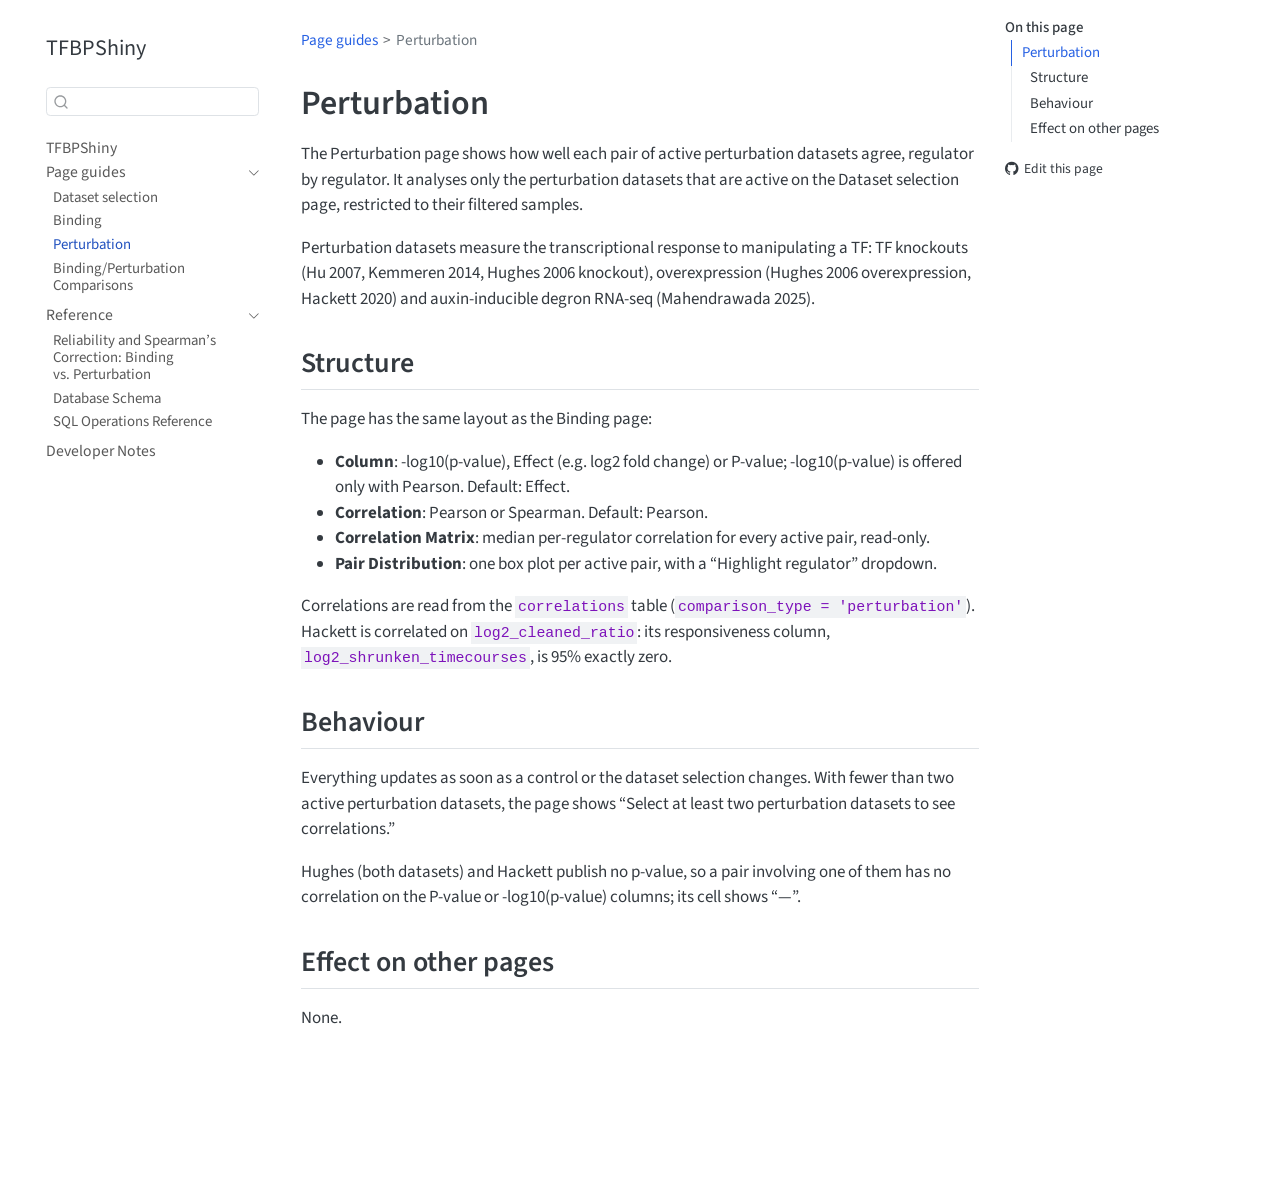
<file: perturbation_workflow.html>
<!DOCTYPE html>
<html xmlns="http://www.w3.org/1999/xhtml" lang="en" xml:lang="en"><head>

<meta charset="utf-8">
<meta name="generator" content="quarto-1.10.19">

<meta name="viewport" content="width=device-width, initial-scale=1.0, user-scalable=yes">


<title>perturbation_workflow – TFBPShiny</title>
<style>
/* Default styles provided by pandoc.
** See https://pandoc.org/MANUAL.html#variables-for-html for config info.
*/
span.smallcaps{font-variant: small-caps;}
div.columns{display: flex; gap: 1.5em;}
div.column{flex: auto;}
@media screen {
div.columns{gap: min(4vw, 1.5em);}
div.column{overflow-x: auto;}
}
div.hanging-indent{margin-left: 1.5em; text-indent: -1.5em;}
ul.task-list{list-style: none;}
ul.task-list li input[type="checkbox"] {
  width: 0.8em;
  margin: 0 0.8em 0.2em -1em; /* quarto-specific, see https://github.com/quarto-dev/quarto-cli/issues/4556 */ 
  vertical-align: middle;
}
</style>


<script src="site_libs/quarto-nav/quarto-nav.js"></script>
<script src="site_libs/quarto-nav/headroom.min.js"></script>
<script src="site_libs/clipboard/clipboard.min.js"></script>
<script src="site_libs/quarto-search/autocomplete.umd.js"></script>
<script src="site_libs/quarto-search/fuse.min.js"></script>
<script src="site_libs/quarto-search/quarto-search.js"></script>
<meta name="quarto:offset" content="./">
<script src="site_libs/quarto-html/quarto.js" type="module"></script>
<script src="site_libs/quarto-html/tabsets/tabsets.js" type="module"></script>
<script src="site_libs/quarto-html/popper.min.js"></script>
<script src="site_libs/quarto-html/tippy.umd.min.js"></script>
<script src="site_libs/quarto-html/anchor.min.js"></script>
<link href="site_libs/quarto-html/tippy.css" rel="stylesheet">
<link href="site_libs/quarto-html/quarto-syntax-highlighting-bf27225e3a48a9273f3daa8f8e829971.css" rel="stylesheet" id="quarto-text-highlighting-styles">
<script src="site_libs/bootstrap/bootstrap.min.js"></script>
<link href="site_libs/bootstrap/bootstrap-icons.css" rel="stylesheet">
<link href="site_libs/bootstrap/bootstrap-55617497126496852ff9f5a59253c640.min.css" rel="stylesheet" append-hash="true" id="quarto-bootstrap" data-mode="light">
<script id="quarto-search-options" type="application/json">{
  "location": "sidebar",
  "copy-button": false,
  "collapse-after": 3,
  "panel-placement": "start",
  "type": "textbox",
  "limit": 50,
  "keyboard-shortcut": [
    "f",
    "/",
    "s"
  ],
  "show-item-context": false,
  "language": {
    "search-no-results-text": "No results",
    "search-matching-documents-text": "matching documents",
    "search-copy-link-title": "Copy link to search",
    "search-hide-matches-text": "Hide additional matches",
    "search-more-match-text": "more match in this document",
    "search-more-matches-text": "more matches in this document",
    "search-clear-button-title": "Clear",
    "search-text-placeholder": "",
    "search-detached-cancel-button-title": "Cancel",
    "search-submit-button-title": "Submit",
    "search-label": "Search"
  }
}</script>


</head>

<body class="nav-sidebar floating quarto-light">

<div id="quarto-search-results"></div>
  <header id="quarto-header" class="headroom fixed-top">
  <nav class="quarto-secondary-nav">
    <div class="container-fluid d-flex">
      <button type="button" class="quarto-btn-toggle btn" data-bs-toggle="collapse" role="button" data-bs-target=".quarto-sidebar-collapse-item" aria-controls="quarto-sidebar" aria-expanded="false" aria-label="Toggle sidebar navigation" onclick="if (window.quartoToggleHeadroom) { window.quartoToggleHeadroom(); }">
        <i class="bi bi-layout-text-sidebar-reverse"></i>
      </button>
        <nav class="quarto-page-breadcrumbs" aria-label="breadcrumb"><ol class="breadcrumb"><li class="breadcrumb-item"><a href="./select_datasets_workflow.html">Page guides</a></li><li class="breadcrumb-item"><a href="./perturbation_workflow.html">Perturbation</a></li></ol></nav>
        <a class="flex-grow-1" role="navigation" data-bs-toggle="collapse" data-bs-target=".quarto-sidebar-collapse-item" aria-controls="quarto-sidebar" aria-expanded="false" aria-label="Toggle sidebar navigation" onclick="if (window.quartoToggleHeadroom) { window.quartoToggleHeadroom(); }">      
        </a>
      <button type="button" class="btn quarto-search-button" aria-label="Search" onclick="window.quartoOpenSearch();">
        <i class="bi bi-search"></i>
      </button>
    </div>
  </nav>
</header>
<!-- content -->
<div id="quarto-content" class="quarto-container page-columns page-rows-contents page-layout-article">
<!-- sidebar -->
  <nav id="quarto-sidebar" class="sidebar collapse collapse-horizontal quarto-sidebar-collapse-item sidebar-navigation floating overflow-auto">
    <div class="pt-lg-2 mt-2 text-left sidebar-header">
    <div class="sidebar-title mb-0 py-0">
      <a href="./">TFBPShiny</a> 
    </div>
      </div>
        <div class="mt-2 flex-shrink-0 align-items-center">
        <div class="sidebar-search">
        <div id="quarto-search" class="" title="Search"></div>
        </div>
        </div>
    <div class="sidebar-menu-container"> 
    <ul class="list-unstyled mt-1">
        <li class="sidebar-item">
  <div class="sidebar-item-container"> 
  <a href="./index.html" class="sidebar-item-text sidebar-link">
 <span class="menu-text">TFBPShiny</span></a>
  </div>
</li>
        <li class="sidebar-item sidebar-item-section">
      <div class="sidebar-item-container"> 
            <a class="sidebar-item-text sidebar-link text-start" data-bs-toggle="collapse" data-bs-target="#quarto-sidebar-section-1" role="navigation" aria-expanded="true">
 <span class="menu-text">Page guides</span></a>
          <a class="sidebar-item-toggle text-start" data-bs-toggle="collapse" data-bs-target="#quarto-sidebar-section-1" role="navigation" aria-expanded="true" aria-label="Toggle section">
            <i class="bi bi-chevron-right ms-2"></i>
          </a> 
      </div>
      <ul id="quarto-sidebar-section-1" class="collapse list-unstyled sidebar-section depth1 show">  
          <li class="sidebar-item">
  <div class="sidebar-item-container"> 
  <a href="./select_datasets_workflow.html" class="sidebar-item-text sidebar-link">
 <span class="menu-text">Dataset selection</span></a>
  </div>
</li>
          <li class="sidebar-item">
  <div class="sidebar-item-container"> 
  <a href="./binding_workflow.html" class="sidebar-item-text sidebar-link">
 <span class="menu-text">Binding</span></a>
  </div>
</li>
          <li class="sidebar-item">
  <div class="sidebar-item-container"> 
  <a href="./perturbation_workflow.html" class="sidebar-item-text sidebar-link active">
 <span class="menu-text">Perturbation</span></a>
  </div>
</li>
          <li class="sidebar-item">
  <div class="sidebar-item-container"> 
  <a href="./comparison_workflow.html" class="sidebar-item-text sidebar-link">
 <span class="menu-text">Binding/Perturbation Comparisons</span></a>
  </div>
</li>
      </ul>
  </li>
        <li class="sidebar-item sidebar-item-section">
      <div class="sidebar-item-container"> 
            <a class="sidebar-item-text sidebar-link text-start" data-bs-toggle="collapse" data-bs-target="#quarto-sidebar-section-2" role="navigation" aria-expanded="true">
 <span class="menu-text">Reference</span></a>
          <a class="sidebar-item-toggle text-start" data-bs-toggle="collapse" data-bs-target="#quarto-sidebar-section-2" role="navigation" aria-expanded="true" aria-label="Toggle section">
            <i class="bi bi-chevron-right ms-2"></i>
          </a> 
      </div>
      <ul id="quarto-sidebar-section-2" class="collapse list-unstyled sidebar-section depth1 show">  
          <li class="sidebar-item">
  <div class="sidebar-item-container"> 
  <a href="./binding_perturbation_reliability.html" class="sidebar-item-text sidebar-link">
 <span class="menu-text">Reliability and Spearman’s Correction: Binding vs.&nbsp;Perturbation</span></a>
  </div>
</li>
          <li class="sidebar-item">
  <div class="sidebar-item-container"> 
  <a href="./materialized_db_schema.html" class="sidebar-item-text sidebar-link">
 <span class="menu-text">Database Schema</span></a>
  </div>
</li>
          <li class="sidebar-item">
  <div class="sidebar-item-container"> 
  <a href="./sql_operations.html" class="sidebar-item-text sidebar-link">
 <span class="menu-text">SQL Operations Reference</span></a>
  </div>
</li>
      </ul>
  </li>
        <li class="sidebar-item">
  <div class="sidebar-item-container"> 
  <a href="./development.html" class="sidebar-item-text sidebar-link">
 <span class="menu-text">Developer Notes</span></a>
  </div>
</li>
    </ul>
    </div>
</nav>
<div id="quarto-sidebar-glass" class="quarto-sidebar-collapse-item" data-bs-toggle="collapse" data-bs-target=".quarto-sidebar-collapse-item"></div>
<!-- margin-sidebar -->
    <div id="quarto-margin-sidebar" class="sidebar margin-sidebar">
        <nav id="TOC" role="doc-toc" class="toc-active">
    <h2 id="toc-title">On this page</h2>
   
  <ul>
  <li><a href="#perturbation" id="toc-perturbation" class="nav-link active" data-scroll-target="#perturbation">Perturbation</a>
  <ul class="collapse">
  <li><a href="#structure" id="toc-structure" class="nav-link" data-scroll-target="#structure">Structure</a></li>
  <li><a href="#behaviour" id="toc-behaviour" class="nav-link" data-scroll-target="#behaviour">Behaviour</a></li>
  <li><a href="#effect-on-other-pages" id="toc-effect-on-other-pages" class="nav-link" data-scroll-target="#effect-on-other-pages">Effect on other pages</a></li>
  </ul></li>
  </ul>
<div class="toc-actions"><ul><li><a href="https://github.com/BrentLab/tfbpshiny/edit/main/docs/perturbation_workflow.md" class="toc-action"><i class="bi bi-github"></i>Edit this page</a></li></ul></div></nav>
    </div>
<!-- main -->
<main class="content" id="quarto-document-content"><header id="title-block-header" class="quarto-title-block"><nav class="quarto-page-breadcrumbs quarto-title-breadcrumbs d-none d-lg-block" aria-label="breadcrumb"><ol class="breadcrumb"><li class="breadcrumb-item"><a href="./select_datasets_workflow.html">Page guides</a></li><li class="breadcrumb-item"><a href="./perturbation_workflow.html">Perturbation</a></li></ol></nav></header>




<section id="perturbation" class="level1">
<h1>Perturbation</h1>
<p>The Perturbation page shows how well each pair of active perturbation datasets agree, regulator by regulator. It analyses only the perturbation datasets that are active on the Dataset selection page, restricted to their filtered samples.</p>
<p>Perturbation datasets measure the transcriptional response to manipulating a TF: TF knockouts (Hu 2007, Kemmeren 2014, Hughes 2006 knockout), overexpression (Hughes 2006 overexpression, Hackett 2020) and auxin-inducible degron RNA-seq (Mahendrawada 2025).</p>
<section id="structure" class="level2">
<h2 class="anchored" data-anchor-id="structure">Structure</h2>
<p>The page has the same layout as the Binding page:</p>
<ul>
<li><strong>Column</strong>: -log10(p-value), Effect (e.g.&nbsp;log2 fold change) or P-value; -log10(p-value) is offered only with Pearson. Default: Effect.</li>
<li><strong>Correlation</strong>: Pearson or Spearman. Default: Pearson.</li>
<li><strong>Correlation Matrix</strong>: median per-regulator correlation for every active pair, read-only.</li>
<li><strong>Pair Distribution</strong>: one box plot per active pair, with a “Highlight regulator” dropdown.</li>
</ul>
<p>Correlations are read from the <code>correlations</code> table (<code>comparison_type = 'perturbation'</code>). Hackett is correlated on <code>log2_cleaned_ratio</code>: its responsiveness column, <code>log2_shrunken_timecourses</code>, is 95% exactly zero.</p>
</section>
<section id="behaviour" class="level2">
<h2 class="anchored" data-anchor-id="behaviour">Behaviour</h2>
<p>Everything updates as soon as a control or the dataset selection changes. With fewer than two active perturbation datasets, the page shows “Select at least two perturbation datasets to see correlations.”</p>
<p>Hughes (both datasets) and Hackett publish no p-value, so a pair involving one of them has no correlation on the P-value or -log10(p-value) columns; its cell shows “—”.</p>
</section>
<section id="effect-on-other-pages" class="level2">
<h2 class="anchored" data-anchor-id="effect-on-other-pages">Effect on other pages</h2>
<p>None.</p>


</section>
</section>

</main> <!-- /main -->
<script id="quarto-html-after-body" type="application/javascript">
  window.document.addEventListener("DOMContentLoaded", function (event) {
    const icon = "";
    const anchorJS = new window.AnchorJS();
    anchorJS.options = {
      placement: 'right',
      icon: icon
    };
    anchorJS.add('.anchored');
    const isCodeAnnotation = (el) => {
      for (const clz of el.classList) {
        if (clz.startsWith('code-annotation-')) {                     
          return true;
        }
      }
      return false;
    }
    const onCopySuccess = function(e) {
      // button target
      const button = e.trigger;
      // don't keep focus
      button.blur();
      // flash "checked"
      button.classList.add('code-copy-button-checked');
      var currentTitle = button.getAttribute("title");
      button.setAttribute("title", "Copied!");
      let tooltip;
      if (window.bootstrap) {
        button.setAttribute("data-bs-toggle", "tooltip");
        button.setAttribute("data-bs-placement", "left");
        button.setAttribute("data-bs-title", "Copied!");
        tooltip = new bootstrap.Tooltip(button, 
          { trigger: "manual", 
            customClass: "code-copy-button-tooltip",
            offset: [0, -8]});
        tooltip.show();    
      }
      setTimeout(function() {
        if (tooltip) {
          tooltip.hide();
          button.removeAttribute("data-bs-title");
          button.removeAttribute("data-bs-toggle");
          button.removeAttribute("data-bs-placement");
        }
        button.setAttribute("title", currentTitle);
        button.classList.remove('code-copy-button-checked');
      }, 1000);
      // clear code selection
      e.clearSelection();
    }
    const getTextToCopy = function(trigger) {
      const outerScaffold = trigger.parentElement.cloneNode(true);
      const codeEl = outerScaffold.querySelector('code');
      for (const childEl of codeEl.children) {
        if (isCodeAnnotation(childEl)) {
          childEl.remove();
        }
      }
      return codeEl.innerText;
    }
    const clipboard = new window.ClipboardJS('.code-copy-button:not([data-in-quarto-modal])', {
      text: getTextToCopy
    });
    clipboard.on('success', onCopySuccess);
    if (window.document.getElementById('quarto-embedded-source-code-modal')) {
      const clipboardModal = new window.ClipboardJS('.code-copy-button[data-in-quarto-modal]', {
        text: getTextToCopy,
        container: window.document.getElementById('quarto-embedded-source-code-modal')
      });
      clipboardModal.on('success', onCopySuccess);
    }
      var localhostRegex = new RegExp(/^(?:http|https):\/\/localhost\:?[0-9]*\//);
      var mailtoRegex = new RegExp(/^mailto:/);
        var filterRegex = new RegExp("https:\/\/BrentLab\.github\.io\/tfbpshiny\/");
      var isInternal = (href) => {
          return filterRegex.test(href) || localhostRegex.test(href) || mailtoRegex.test(href);
      }
      // Inspect non-navigation links and adorn them if external
     var links = window.document.querySelectorAll('a[href]:not(.nav-link):not(.navbar-brand):not(.toc-action):not(.sidebar-link):not(.sidebar-item-toggle):not(.pagination-link):not(.no-external):not([aria-hidden]):not(.dropdown-item):not(.quarto-navigation-tool):not(.about-link)');
      for (var i=0; i<links.length; i++) {
        const link = links[i];
        if (!isInternal(link.href)) {
          // undo the damage that might have been done by quarto-nav.js in the case of
          // links that we want to consider external
          if (link.dataset.originalHref !== undefined) {
            link.href = link.dataset.originalHref;
          }
        }
      }
    function tippyHover(el, contentFn, onTriggerFn, onUntriggerFn) {
      const config = {
        allowHTML: true,
        maxWidth: 500,
        delay: 100,
        arrow: false,
        appendTo: function(el) {
            return el.parentElement;
        },
        interactive: true,
        interactiveBorder: 10,
        theme: 'quarto',
        placement: 'bottom-start',
      };
      if (contentFn) {
        config.content = contentFn;
      }
      if (onTriggerFn) {
        config.onTrigger = onTriggerFn;
      }
      if (onUntriggerFn) {
        config.onUntrigger = onUntriggerFn;
      }
      window.tippy(el, config); 
    }
    const noterefs = window.document.querySelectorAll('a[role="doc-noteref"]');
    for (var i=0; i<noterefs.length; i++) {
      const ref = noterefs[i];
      tippyHover(ref, function() {
        // use id or data attribute instead here
        let href = ref.getAttribute('data-footnote-href') || ref.getAttribute('href');
        try { href = new URL(href).hash; } catch {}
        const id = href.replace(/^#\/?/, "");
        const note = window.document.getElementById(id);
        if (note) {
          return note.innerHTML;
        } else {
          return "";
        }
      });
    }
    const xrefs = window.document.querySelectorAll('a.quarto-xref');
    const processXRef = (id, note) => {
      // Strip column container classes
      const stripColumnClz = (el) => {
        el.classList.remove("page-full", "page-columns");
        if (el.children) {
          for (const child of el.children) {
            stripColumnClz(child);
          }
        }
      }
      stripColumnClz(note)
      if (id === null || id.startsWith('sec-')) {
        // Special case sections, only their first couple elements
        const container = document.createElement("div");
        if (note.children && note.children.length > 2) {
          container.appendChild(note.children[0].cloneNode(true));
          for (let i = 1; i < note.children.length; i++) {
            const child = note.children[i];
            if (child.tagName === "P" && child.innerText === "") {
              continue;
            } else {
              container.appendChild(child.cloneNode(true));
              break;
            }
          }
          if (window.Quarto?.typesetMath) {
            window.Quarto.typesetMath(container);
          }
          return container.innerHTML
        } else {
          if (window.Quarto?.typesetMath) {
            window.Quarto.typesetMath(note);
          }
          return note.innerHTML;
        }
      } else {
        // Remove any anchor links if they are present
        const anchorLink = note.querySelector('a.anchorjs-link');
        if (anchorLink) {
          anchorLink.remove();
        }
        if (window.Quarto?.typesetMath) {
          window.Quarto.typesetMath(note);
        }
        if (note.classList.contains("callout")) {
          return note.outerHTML;
        } else {
          return note.innerHTML;
        }
      }
    }
    for (var i=0; i<xrefs.length; i++) {
      const xref = xrefs[i];
      tippyHover(xref, undefined, function(instance) {
        instance.disable();
        let url = xref.getAttribute('href');
        let hash = undefined; 
        if (url.startsWith('#')) {
          hash = url;
        } else {
          try { hash = new URL(url).hash; } catch {}
        }
        if (hash) {
          const id = hash.replace(/^#\/?/, "");
          const note = window.document.getElementById(id);
          if (note !== null) {
            try {
              const html = processXRef(id, note.cloneNode(true));
              instance.setContent(html);
            } finally {
              instance.enable();
              instance.show();
            }
          } else {
            // See if we can fetch this
            fetch(url.split('#')[0])
            .then(res => res.text())
            .then(html => {
              const parser = new DOMParser();
              const htmlDoc = parser.parseFromString(html, "text/html");
              const note = htmlDoc.getElementById(id);
              if (note !== null) {
                const html = processXRef(id, note);
                instance.setContent(html);
              } 
            }).finally(() => {
              instance.enable();
              instance.show();
            });
          }
        } else {
          // See if we can fetch a full url (with no hash to target)
          // This is a special case and we should probably do some content thinning / targeting
          fetch(url)
          .then(res => res.text())
          .then(html => {
            const parser = new DOMParser();
            const htmlDoc = parser.parseFromString(html, "text/html");
            const note = htmlDoc.querySelector('main.content');
            if (note !== null) {
              // This should only happen for chapter cross references
              // (since there is no id in the URL)
              // remove the first header
              if (note.children.length > 0 && note.children[0].tagName === "HEADER") {
                note.children[0].remove();
              }
              const html = processXRef(null, note);
              instance.setContent(html);
            } 
          }).finally(() => {
            instance.enable();
            instance.show();
          });
        }
      }, function(instance) {
      });
    }
        let selectedAnnoteEl;
        const selectorForAnnotation = ( cell, annotation) => {
          let cellAttr = 'data-code-cell="' + cell + '"';
          let lineAttr = 'data-code-annotation="' +  annotation + '"';
          const selector = 'span[' + cellAttr + '][' + lineAttr + ']';
          return selector;
        }
        const selectCodeLines = (annoteEl) => {
          const doc = window.document;
          const targetCell = annoteEl.getAttribute("data-target-cell");
          const targetAnnotation = annoteEl.getAttribute("data-target-annotation");
          const annoteSpan = window.document.querySelector(selectorForAnnotation(targetCell, targetAnnotation));
          const lines = annoteSpan.getAttribute("data-code-lines").split(",");
          const lineIds = lines.map((line) => {
            return targetCell + "-" + line;
          })
          let top = null;
          let height = null;
          let parent = null;
          if (lineIds.length > 0) {
              //compute the position of the single el (top and bottom and make a div)
              const el = window.document.getElementById(lineIds[0]);
              top = el.offsetTop;
              height = el.offsetHeight;
              parent = el.parentElement.parentElement;
            if (lineIds.length > 1) {
              const lastEl = window.document.getElementById(lineIds[lineIds.length - 1]);
              const bottom = lastEl.offsetTop + lastEl.offsetHeight;
              height = bottom - top;
            }
            if (top !== null && height !== null && parent !== null) {
              // cook up a div (if necessary) and position it 
              let div = window.document.getElementById("code-annotation-line-highlight");
              if (div === null) {
                div = window.document.createElement("div");
                div.setAttribute("id", "code-annotation-line-highlight");
                div.style.position = 'absolute';
                parent.appendChild(div);
              }
              div.style.top = top - 2 + "px";
              div.style.height = height + 4 + "px";
              div.style.left = 0;
              let gutterDiv = window.document.getElementById("code-annotation-line-highlight-gutter");
              if (gutterDiv === null) {
                gutterDiv = window.document.createElement("div");
                gutterDiv.setAttribute("id", "code-annotation-line-highlight-gutter");
                gutterDiv.style.position = 'absolute';
                const codeCell = window.document.getElementById(targetCell);
                const gutter = codeCell.querySelector('.code-annotation-gutter');
                gutter.appendChild(gutterDiv);
              }
              gutterDiv.style.top = top - 2 + "px";
              gutterDiv.style.height = height + 4 + "px";
            }
            selectedAnnoteEl = annoteEl;
          }
        };
        const unselectCodeLines = () => {
          const elementsIds = ["code-annotation-line-highlight", "code-annotation-line-highlight-gutter"];
          elementsIds.forEach((elId) => {
            const div = window.document.getElementById(elId);
            if (div) {
              div.remove();
            }
          });
          selectedAnnoteEl = undefined;
        };
          // Handle positioning of the toggle
      window.addEventListener(
        "resize",
        throttle(() => {
          elRect = undefined;
          if (selectedAnnoteEl) {
            selectCodeLines(selectedAnnoteEl);
          }
        }, 10)
      );
      function throttle(fn, ms) {
      let throttle = false;
      let timer;
        return (...args) => {
          if(!throttle) { // first call gets through
              fn.apply(this, args);
              throttle = true;
          } else { // all the others get throttled
              if(timer) clearTimeout(timer); // cancel #2
              timer = setTimeout(() => {
                fn.apply(this, args);
                timer = throttle = false;
              }, ms);
          }
        };
      }
        // Attach click handler to the DT
        const annoteDls = window.document.querySelectorAll('dt[data-target-cell]');
        for (const annoteDlNode of annoteDls) {
          annoteDlNode.addEventListener('click', (event) => {
            const clickedEl = event.target;
            if (clickedEl !== selectedAnnoteEl) {
              unselectCodeLines();
              const activeEl = window.document.querySelector('dt[data-target-cell].code-annotation-active');
              if (activeEl) {
                activeEl.classList.remove('code-annotation-active');
              }
              selectCodeLines(clickedEl);
              clickedEl.classList.add('code-annotation-active');
            } else {
              // Unselect the line
              unselectCodeLines();
              clickedEl.classList.remove('code-annotation-active');
            }
          });
        }
    const findCites = (el) => {
      const parentEl = el.parentElement;
      if (parentEl) {
        const cites = parentEl.dataset.cites;
        if (cites) {
          return {
            el,
            cites: cites.split(' ')
          };
        } else {
          return findCites(el.parentElement)
        }
      } else {
        return undefined;
      }
    };
    var bibliorefs = window.document.querySelectorAll('a[role="doc-biblioref"]');
    for (var i=0; i<bibliorefs.length; i++) {
      const ref = bibliorefs[i];
      const citeInfo = findCites(ref);
      if (citeInfo) {
        tippyHover(citeInfo.el, function() {
          var popup = window.document.createElement('div');
          citeInfo.cites.forEach(function(cite) {
            var citeDiv = window.document.createElement('div');
            citeDiv.classList.add('hanging-indent');
            citeDiv.classList.add('csl-entry');
            var biblioDiv = window.document.getElementById('ref-' + cite);
            if (biblioDiv) {
              citeDiv.innerHTML = biblioDiv.innerHTML;
            }
            popup.appendChild(citeDiv);
          });
          return popup.innerHTML;
        });
      }
    }
  });
  </script>
</div> <!-- /content -->




<footer class="footer"><div class="nav-footer"><div class="nav-footer-center"><div class="toc-actions d-sm-block d-md-none"><ul><li><a href="https://github.com/BrentLab/tfbpshiny/edit/main/docs/perturbation_workflow.md" class="toc-action"><i class="bi bi-github"></i>Edit this page</a></li></ul></div></div></div></footer></body></html>
</file>
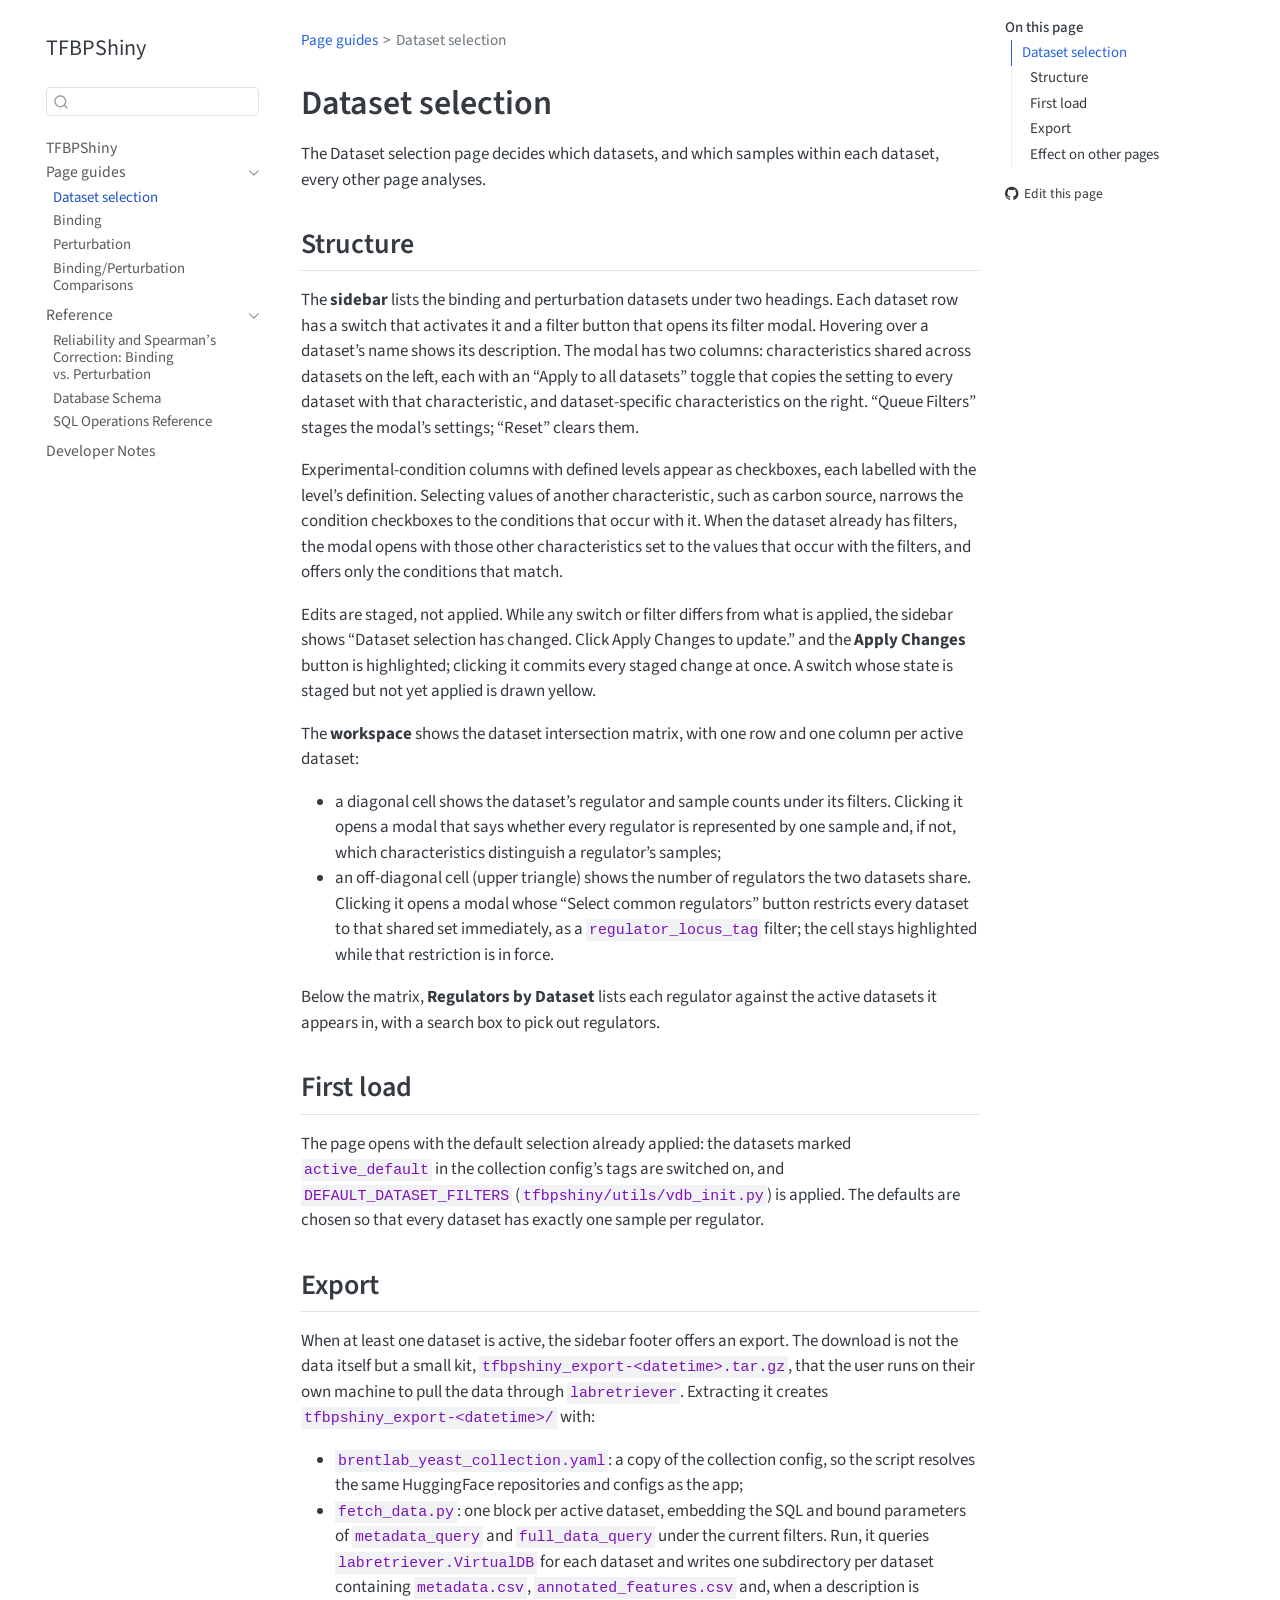
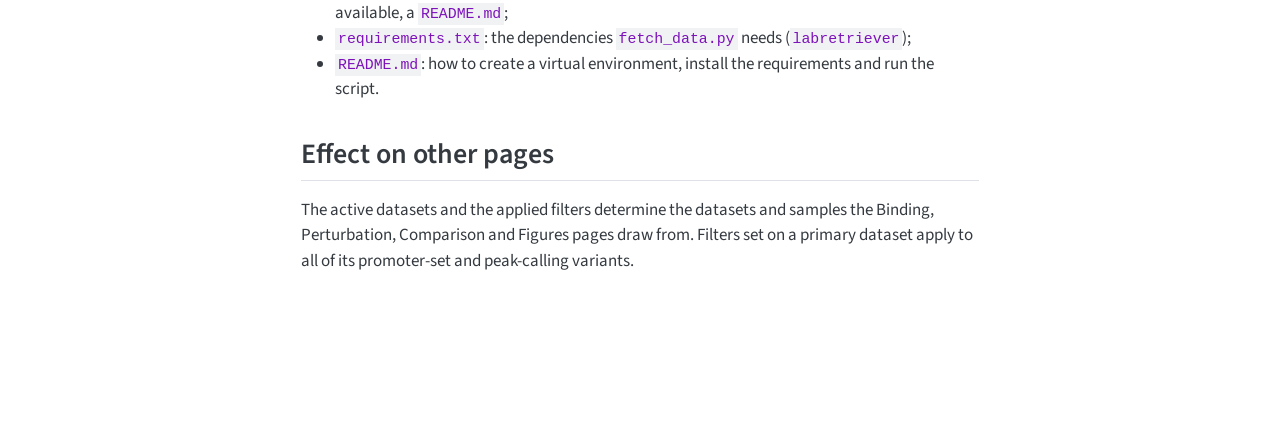
<file: select_datasets_workflow.html>
<!DOCTYPE html>
<html xmlns="http://www.w3.org/1999/xhtml" lang="en" xml:lang="en"><head>

<meta charset="utf-8">
<meta name="generator" content="quarto-1.10.19">

<meta name="viewport" content="width=device-width, initial-scale=1.0, user-scalable=yes">


<title>select_datasets_workflow – TFBPShiny</title>
<style>
/* Default styles provided by pandoc.
** See https://pandoc.org/MANUAL.html#variables-for-html for config info.
*/
span.smallcaps{font-variant: small-caps;}
div.columns{display: flex; gap: 1.5em;}
div.column{flex: auto;}
@media screen {
div.columns{gap: min(4vw, 1.5em);}
div.column{overflow-x: auto;}
}
div.hanging-indent{margin-left: 1.5em; text-indent: -1.5em;}
ul.task-list{list-style: none;}
ul.task-list li input[type="checkbox"] {
  width: 0.8em;
  margin: 0 0.8em 0.2em -1em; /* quarto-specific, see https://github.com/quarto-dev/quarto-cli/issues/4556 */ 
  vertical-align: middle;
}
</style>


<script src="site_libs/quarto-nav/quarto-nav.js"></script>
<script src="site_libs/quarto-nav/headroom.min.js"></script>
<script src="site_libs/clipboard/clipboard.min.js"></script>
<script src="site_libs/quarto-search/autocomplete.umd.js"></script>
<script src="site_libs/quarto-search/fuse.min.js"></script>
<script src="site_libs/quarto-search/quarto-search.js"></script>
<meta name="quarto:offset" content="./">
<script src="site_libs/quarto-html/quarto.js" type="module"></script>
<script src="site_libs/quarto-html/tabsets/tabsets.js" type="module"></script>
<script src="site_libs/quarto-html/popper.min.js"></script>
<script src="site_libs/quarto-html/tippy.umd.min.js"></script>
<script src="site_libs/quarto-html/anchor.min.js"></script>
<link href="site_libs/quarto-html/tippy.css" rel="stylesheet">
<link href="site_libs/quarto-html/quarto-syntax-highlighting-bf27225e3a48a9273f3daa8f8e829971.css" rel="stylesheet" id="quarto-text-highlighting-styles">
<script src="site_libs/bootstrap/bootstrap.min.js"></script>
<link href="site_libs/bootstrap/bootstrap-icons.css" rel="stylesheet">
<link href="site_libs/bootstrap/bootstrap-55617497126496852ff9f5a59253c640.min.css" rel="stylesheet" append-hash="true" id="quarto-bootstrap" data-mode="light">
<script id="quarto-search-options" type="application/json">{
  "location": "sidebar",
  "copy-button": false,
  "collapse-after": 3,
  "panel-placement": "start",
  "type": "textbox",
  "limit": 50,
  "keyboard-shortcut": [
    "f",
    "/",
    "s"
  ],
  "show-item-context": false,
  "language": {
    "search-no-results-text": "No results",
    "search-matching-documents-text": "matching documents",
    "search-copy-link-title": "Copy link to search",
    "search-hide-matches-text": "Hide additional matches",
    "search-more-match-text": "more match in this document",
    "search-more-matches-text": "more matches in this document",
    "search-clear-button-title": "Clear",
    "search-text-placeholder": "",
    "search-detached-cancel-button-title": "Cancel",
    "search-submit-button-title": "Submit",
    "search-label": "Search"
  }
}</script>


</head>

<body class="nav-sidebar floating quarto-light">

<div id="quarto-search-results"></div>
  <header id="quarto-header" class="headroom fixed-top">
  <nav class="quarto-secondary-nav">
    <div class="container-fluid d-flex">
      <button type="button" class="quarto-btn-toggle btn" data-bs-toggle="collapse" role="button" data-bs-target=".quarto-sidebar-collapse-item" aria-controls="quarto-sidebar" aria-expanded="false" aria-label="Toggle sidebar navigation" onclick="if (window.quartoToggleHeadroom) { window.quartoToggleHeadroom(); }">
        <i class="bi bi-layout-text-sidebar-reverse"></i>
      </button>
        <nav class="quarto-page-breadcrumbs" aria-label="breadcrumb"><ol class="breadcrumb"><li class="breadcrumb-item"><a href="./select_datasets_workflow.html">Page guides</a></li><li class="breadcrumb-item"><a href="./select_datasets_workflow.html">Dataset selection</a></li></ol></nav>
        <a class="flex-grow-1" role="navigation" data-bs-toggle="collapse" data-bs-target=".quarto-sidebar-collapse-item" aria-controls="quarto-sidebar" aria-expanded="false" aria-label="Toggle sidebar navigation" onclick="if (window.quartoToggleHeadroom) { window.quartoToggleHeadroom(); }">      
        </a>
      <button type="button" class="btn quarto-search-button" aria-label="Search" onclick="window.quartoOpenSearch();">
        <i class="bi bi-search"></i>
      </button>
    </div>
  </nav>
</header>
<!-- content -->
<div id="quarto-content" class="quarto-container page-columns page-rows-contents page-layout-article">
<!-- sidebar -->
  <nav id="quarto-sidebar" class="sidebar collapse collapse-horizontal quarto-sidebar-collapse-item sidebar-navigation floating overflow-auto">
    <div class="pt-lg-2 mt-2 text-left sidebar-header">
    <div class="sidebar-title mb-0 py-0">
      <a href="./">TFBPShiny</a> 
    </div>
      </div>
        <div class="mt-2 flex-shrink-0 align-items-center">
        <div class="sidebar-search">
        <div id="quarto-search" class="" title="Search"></div>
        </div>
        </div>
    <div class="sidebar-menu-container"> 
    <ul class="list-unstyled mt-1">
        <li class="sidebar-item">
  <div class="sidebar-item-container"> 
  <a href="./index.html" class="sidebar-item-text sidebar-link">
 <span class="menu-text">TFBPShiny</span></a>
  </div>
</li>
        <li class="sidebar-item sidebar-item-section">
      <div class="sidebar-item-container"> 
            <a class="sidebar-item-text sidebar-link text-start" data-bs-toggle="collapse" data-bs-target="#quarto-sidebar-section-1" role="navigation" aria-expanded="true">
 <span class="menu-text">Page guides</span></a>
          <a class="sidebar-item-toggle text-start" data-bs-toggle="collapse" data-bs-target="#quarto-sidebar-section-1" role="navigation" aria-expanded="true" aria-label="Toggle section">
            <i class="bi bi-chevron-right ms-2"></i>
          </a> 
      </div>
      <ul id="quarto-sidebar-section-1" class="collapse list-unstyled sidebar-section depth1 show">  
          <li class="sidebar-item">
  <div class="sidebar-item-container"> 
  <a href="./select_datasets_workflow.html" class="sidebar-item-text sidebar-link active">
 <span class="menu-text">Dataset selection</span></a>
  </div>
</li>
          <li class="sidebar-item">
  <div class="sidebar-item-container"> 
  <a href="./binding_workflow.html" class="sidebar-item-text sidebar-link">
 <span class="menu-text">Binding</span></a>
  </div>
</li>
          <li class="sidebar-item">
  <div class="sidebar-item-container"> 
  <a href="./perturbation_workflow.html" class="sidebar-item-text sidebar-link">
 <span class="menu-text">Perturbation</span></a>
  </div>
</li>
          <li class="sidebar-item">
  <div class="sidebar-item-container"> 
  <a href="./comparison_workflow.html" class="sidebar-item-text sidebar-link">
 <span class="menu-text">Binding/Perturbation Comparisons</span></a>
  </div>
</li>
      </ul>
  </li>
        <li class="sidebar-item sidebar-item-section">
      <div class="sidebar-item-container"> 
            <a class="sidebar-item-text sidebar-link text-start" data-bs-toggle="collapse" data-bs-target="#quarto-sidebar-section-2" role="navigation" aria-expanded="true">
 <span class="menu-text">Reference</span></a>
          <a class="sidebar-item-toggle text-start" data-bs-toggle="collapse" data-bs-target="#quarto-sidebar-section-2" role="navigation" aria-expanded="true" aria-label="Toggle section">
            <i class="bi bi-chevron-right ms-2"></i>
          </a> 
      </div>
      <ul id="quarto-sidebar-section-2" class="collapse list-unstyled sidebar-section depth1 show">  
          <li class="sidebar-item">
  <div class="sidebar-item-container"> 
  <a href="./binding_perturbation_reliability.html" class="sidebar-item-text sidebar-link">
 <span class="menu-text">Reliability and Spearman’s Correction: Binding vs.&nbsp;Perturbation</span></a>
  </div>
</li>
          <li class="sidebar-item">
  <div class="sidebar-item-container"> 
  <a href="./materialized_db_schema.html" class="sidebar-item-text sidebar-link">
 <span class="menu-text">Database Schema</span></a>
  </div>
</li>
          <li class="sidebar-item">
  <div class="sidebar-item-container"> 
  <a href="./sql_operations.html" class="sidebar-item-text sidebar-link">
 <span class="menu-text">SQL Operations Reference</span></a>
  </div>
</li>
      </ul>
  </li>
        <li class="sidebar-item">
  <div class="sidebar-item-container"> 
  <a href="./development.html" class="sidebar-item-text sidebar-link">
 <span class="menu-text">Developer Notes</span></a>
  </div>
</li>
    </ul>
    </div>
</nav>
<div id="quarto-sidebar-glass" class="quarto-sidebar-collapse-item" data-bs-toggle="collapse" data-bs-target=".quarto-sidebar-collapse-item"></div>
<!-- margin-sidebar -->
    <div id="quarto-margin-sidebar" class="sidebar margin-sidebar">
        <nav id="TOC" role="doc-toc" class="toc-active">
    <h2 id="toc-title">On this page</h2>
   
  <ul>
  <li><a href="#dataset-selection" id="toc-dataset-selection" class="nav-link active" data-scroll-target="#dataset-selection">Dataset selection</a>
  <ul class="collapse">
  <li><a href="#structure" id="toc-structure" class="nav-link" data-scroll-target="#structure">Structure</a></li>
  <li><a href="#first-load" id="toc-first-load" class="nav-link" data-scroll-target="#first-load">First load</a></li>
  <li><a href="#export" id="toc-export" class="nav-link" data-scroll-target="#export">Export</a></li>
  <li><a href="#effect-on-other-pages" id="toc-effect-on-other-pages" class="nav-link" data-scroll-target="#effect-on-other-pages">Effect on other pages</a></li>
  </ul></li>
  </ul>
<div class="toc-actions"><ul><li><a href="https://github.com/BrentLab/tfbpshiny/edit/main/docs/select_datasets_workflow.md" class="toc-action"><i class="bi bi-github"></i>Edit this page</a></li></ul></div></nav>
    </div>
<!-- main -->
<main class="content" id="quarto-document-content"><header id="title-block-header" class="quarto-title-block"><nav class="quarto-page-breadcrumbs quarto-title-breadcrumbs d-none d-lg-block" aria-label="breadcrumb"><ol class="breadcrumb"><li class="breadcrumb-item"><a href="./select_datasets_workflow.html">Page guides</a></li><li class="breadcrumb-item"><a href="./select_datasets_workflow.html">Dataset selection</a></li></ol></nav></header>




<section id="dataset-selection" class="level1">
<h1>Dataset selection</h1>
<p>The Dataset selection page decides which datasets, and which samples within each dataset, every other page analyses.</p>
<section id="structure" class="level2">
<h2 class="anchored" data-anchor-id="structure">Structure</h2>
<p>The <strong>sidebar</strong> lists the binding and perturbation datasets under two headings. Each dataset row has a switch that activates it and a filter button that opens its filter modal. Hovering over a dataset’s name shows its description. The modal has two columns: characteristics shared across datasets on the left, each with an “Apply to all datasets” toggle that copies the setting to every dataset with that characteristic, and dataset-specific characteristics on the right. “Queue Filters” stages the modal’s settings; “Reset” clears them.</p>
<p>Experimental-condition columns with defined levels appear as checkboxes, each labelled with the level’s definition. Selecting values of another characteristic, such as carbon source, narrows the condition checkboxes to the conditions that occur with it. When the dataset already has filters, the modal opens with those other characteristics set to the values that occur with the filters, and offers only the conditions that match.</p>
<p>Edits are staged, not applied. While any switch or filter differs from what is applied, the sidebar shows “Dataset selection has changed. Click Apply Changes to update.” and the <strong>Apply Changes</strong> button is highlighted; clicking it commits every staged change at once. A switch whose state is staged but not yet applied is drawn yellow.</p>
<p>The <strong>workspace</strong> shows the dataset intersection matrix, with one row and one column per active dataset:</p>
<ul>
<li>a diagonal cell shows the dataset’s regulator and sample counts under its filters. Clicking it opens a modal that says whether every regulator is represented by one sample and, if not, which characteristics distinguish a regulator’s samples;</li>
<li>an off-diagonal cell (upper triangle) shows the number of regulators the two datasets share. Clicking it opens a modal whose “Select common regulators” button restricts every dataset to that shared set immediately, as a <code>regulator_locus_tag</code> filter; the cell stays highlighted while that restriction is in force.</li>
</ul>
<p>Below the matrix, <strong>Regulators by Dataset</strong> lists each regulator against the active datasets it appears in, with a search box to pick out regulators.</p>
</section>
<section id="first-load" class="level2">
<h2 class="anchored" data-anchor-id="first-load">First load</h2>
<p>The page opens with the default selection already applied: the datasets marked <code>active_default</code> in the collection config’s tags are switched on, and <code>DEFAULT_DATASET_FILTERS</code> (<code>tfbpshiny/utils/vdb_init.py</code>) is applied. The defaults are chosen so that every dataset has exactly one sample per regulator.</p>
</section>
<section id="export" class="level2">
<h2 class="anchored" data-anchor-id="export">Export</h2>
<p>When at least one dataset is active, the sidebar footer offers an export. The download is not the data itself but a small kit, <code>tfbpshiny_export-&lt;datetime&gt;.tar.gz</code>, that the user runs on their own machine to pull the data through <code>labretriever</code>. Extracting it creates <code>tfbpshiny_export-&lt;datetime&gt;/</code> with:</p>
<ul>
<li><code>brentlab_yeast_collection.yaml</code>: a copy of the collection config, so the script resolves the same HuggingFace repositories and configs as the app;</li>
<li><code>fetch_data.py</code>: one block per active dataset, embedding the SQL and bound parameters of <code>metadata_query</code> and <code>full_data_query</code> under the current filters. Run, it queries <code>labretriever.VirtualDB</code> for each dataset and writes one subdirectory per dataset containing <code>metadata.csv</code>, <code>annotated_features.csv</code> and, when a description is available, a <code>README.md</code>;</li>
<li><code>requirements.txt</code>: the dependencies <code>fetch_data.py</code> needs (<code>labretriever</code>);</li>
<li><code>README.md</code>: how to create a virtual environment, install the requirements and run the script.</li>
</ul>
</section>
<section id="effect-on-other-pages" class="level2">
<h2 class="anchored" data-anchor-id="effect-on-other-pages">Effect on other pages</h2>
<p>The active datasets and the applied filters determine the datasets and samples the Binding, Perturbation, Comparison and Figures pages draw from. Filters set on a primary dataset apply to all of its promoter-set and peak-calling variants.</p>


</section>
</section>

</main> <!-- /main -->
<script id="quarto-html-after-body" type="application/javascript">
  window.document.addEventListener("DOMContentLoaded", function (event) {
    const icon = "";
    const anchorJS = new window.AnchorJS();
    anchorJS.options = {
      placement: 'right',
      icon: icon
    };
    anchorJS.add('.anchored');
    const isCodeAnnotation = (el) => {
      for (const clz of el.classList) {
        if (clz.startsWith('code-annotation-')) {                     
          return true;
        }
      }
      return false;
    }
    const onCopySuccess = function(e) {
      // button target
      const button = e.trigger;
      // don't keep focus
      button.blur();
      // flash "checked"
      button.classList.add('code-copy-button-checked');
      var currentTitle = button.getAttribute("title");
      button.setAttribute("title", "Copied!");
      let tooltip;
      if (window.bootstrap) {
        button.setAttribute("data-bs-toggle", "tooltip");
        button.setAttribute("data-bs-placement", "left");
        button.setAttribute("data-bs-title", "Copied!");
        tooltip = new bootstrap.Tooltip(button, 
          { trigger: "manual", 
            customClass: "code-copy-button-tooltip",
            offset: [0, -8]});
        tooltip.show();    
      }
      setTimeout(function() {
        if (tooltip) {
          tooltip.hide();
          button.removeAttribute("data-bs-title");
          button.removeAttribute("data-bs-toggle");
          button.removeAttribute("data-bs-placement");
        }
        button.setAttribute("title", currentTitle);
        button.classList.remove('code-copy-button-checked');
      }, 1000);
      // clear code selection
      e.clearSelection();
    }
    const getTextToCopy = function(trigger) {
      const outerScaffold = trigger.parentElement.cloneNode(true);
      const codeEl = outerScaffold.querySelector('code');
      for (const childEl of codeEl.children) {
        if (isCodeAnnotation(childEl)) {
          childEl.remove();
        }
      }
      return codeEl.innerText;
    }
    const clipboard = new window.ClipboardJS('.code-copy-button:not([data-in-quarto-modal])', {
      text: getTextToCopy
    });
    clipboard.on('success', onCopySuccess);
    if (window.document.getElementById('quarto-embedded-source-code-modal')) {
      const clipboardModal = new window.ClipboardJS('.code-copy-button[data-in-quarto-modal]', {
        text: getTextToCopy,
        container: window.document.getElementById('quarto-embedded-source-code-modal')
      });
      clipboardModal.on('success', onCopySuccess);
    }
      var localhostRegex = new RegExp(/^(?:http|https):\/\/localhost\:?[0-9]*\//);
      var mailtoRegex = new RegExp(/^mailto:/);
        var filterRegex = new RegExp("https:\/\/BrentLab\.github\.io\/tfbpshiny\/");
      var isInternal = (href) => {
          return filterRegex.test(href) || localhostRegex.test(href) || mailtoRegex.test(href);
      }
      // Inspect non-navigation links and adorn them if external
     var links = window.document.querySelectorAll('a[href]:not(.nav-link):not(.navbar-brand):not(.toc-action):not(.sidebar-link):not(.sidebar-item-toggle):not(.pagination-link):not(.no-external):not([aria-hidden]):not(.dropdown-item):not(.quarto-navigation-tool):not(.about-link)');
      for (var i=0; i<links.length; i++) {
        const link = links[i];
        if (!isInternal(link.href)) {
          // undo the damage that might have been done by quarto-nav.js in the case of
          // links that we want to consider external
          if (link.dataset.originalHref !== undefined) {
            link.href = link.dataset.originalHref;
          }
        }
      }
    function tippyHover(el, contentFn, onTriggerFn, onUntriggerFn) {
      const config = {
        allowHTML: true,
        maxWidth: 500,
        delay: 100,
        arrow: false,
        appendTo: function(el) {
            return el.parentElement;
        },
        interactive: true,
        interactiveBorder: 10,
        theme: 'quarto',
        placement: 'bottom-start',
      };
      if (contentFn) {
        config.content = contentFn;
      }
      if (onTriggerFn) {
        config.onTrigger = onTriggerFn;
      }
      if (onUntriggerFn) {
        config.onUntrigger = onUntriggerFn;
      }
      window.tippy(el, config); 
    }
    const noterefs = window.document.querySelectorAll('a[role="doc-noteref"]');
    for (var i=0; i<noterefs.length; i++) {
      const ref = noterefs[i];
      tippyHover(ref, function() {
        // use id or data attribute instead here
        let href = ref.getAttribute('data-footnote-href') || ref.getAttribute('href');
        try { href = new URL(href).hash; } catch {}
        const id = href.replace(/^#\/?/, "");
        const note = window.document.getElementById(id);
        if (note) {
          return note.innerHTML;
        } else {
          return "";
        }
      });
    }
    const xrefs = window.document.querySelectorAll('a.quarto-xref');
    const processXRef = (id, note) => {
      // Strip column container classes
      const stripColumnClz = (el) => {
        el.classList.remove("page-full", "page-columns");
        if (el.children) {
          for (const child of el.children) {
            stripColumnClz(child);
          }
        }
      }
      stripColumnClz(note)
      if (id === null || id.startsWith('sec-')) {
        // Special case sections, only their first couple elements
        const container = document.createElement("div");
        if (note.children && note.children.length > 2) {
          container.appendChild(note.children[0].cloneNode(true));
          for (let i = 1; i < note.children.length; i++) {
            const child = note.children[i];
            if (child.tagName === "P" && child.innerText === "") {
              continue;
            } else {
              container.appendChild(child.cloneNode(true));
              break;
            }
          }
          if (window.Quarto?.typesetMath) {
            window.Quarto.typesetMath(container);
          }
          return container.innerHTML
        } else {
          if (window.Quarto?.typesetMath) {
            window.Quarto.typesetMath(note);
          }
          return note.innerHTML;
        }
      } else {
        // Remove any anchor links if they are present
        const anchorLink = note.querySelector('a.anchorjs-link');
        if (anchorLink) {
          anchorLink.remove();
        }
        if (window.Quarto?.typesetMath) {
          window.Quarto.typesetMath(note);
        }
        if (note.classList.contains("callout")) {
          return note.outerHTML;
        } else {
          return note.innerHTML;
        }
      }
    }
    for (var i=0; i<xrefs.length; i++) {
      const xref = xrefs[i];
      tippyHover(xref, undefined, function(instance) {
        instance.disable();
        let url = xref.getAttribute('href');
        let hash = undefined; 
        if (url.startsWith('#')) {
          hash = url;
        } else {
          try { hash = new URL(url).hash; } catch {}
        }
        if (hash) {
          const id = hash.replace(/^#\/?/, "");
          const note = window.document.getElementById(id);
          if (note !== null) {
            try {
              const html = processXRef(id, note.cloneNode(true));
              instance.setContent(html);
            } finally {
              instance.enable();
              instance.show();
            }
          } else {
            // See if we can fetch this
            fetch(url.split('#')[0])
            .then(res => res.text())
            .then(html => {
              const parser = new DOMParser();
              const htmlDoc = parser.parseFromString(html, "text/html");
              const note = htmlDoc.getElementById(id);
              if (note !== null) {
                const html = processXRef(id, note);
                instance.setContent(html);
              } 
            }).finally(() => {
              instance.enable();
              instance.show();
            });
          }
        } else {
          // See if we can fetch a full url (with no hash to target)
          // This is a special case and we should probably do some content thinning / targeting
          fetch(url)
          .then(res => res.text())
          .then(html => {
            const parser = new DOMParser();
            const htmlDoc = parser.parseFromString(html, "text/html");
            const note = htmlDoc.querySelector('main.content');
            if (note !== null) {
              // This should only happen for chapter cross references
              // (since there is no id in the URL)
              // remove the first header
              if (note.children.length > 0 && note.children[0].tagName === "HEADER") {
                note.children[0].remove();
              }
              const html = processXRef(null, note);
              instance.setContent(html);
            } 
          }).finally(() => {
            instance.enable();
            instance.show();
          });
        }
      }, function(instance) {
      });
    }
        let selectedAnnoteEl;
        const selectorForAnnotation = ( cell, annotation) => {
          let cellAttr = 'data-code-cell="' + cell + '"';
          let lineAttr = 'data-code-annotation="' +  annotation + '"';
          const selector = 'span[' + cellAttr + '][' + lineAttr + ']';
          return selector;
        }
        const selectCodeLines = (annoteEl) => {
          const doc = window.document;
          const targetCell = annoteEl.getAttribute("data-target-cell");
          const targetAnnotation = annoteEl.getAttribute("data-target-annotation");
          const annoteSpan = window.document.querySelector(selectorForAnnotation(targetCell, targetAnnotation));
          const lines = annoteSpan.getAttribute("data-code-lines").split(",");
          const lineIds = lines.map((line) => {
            return targetCell + "-" + line;
          })
          let top = null;
          let height = null;
          let parent = null;
          if (lineIds.length > 0) {
              //compute the position of the single el (top and bottom and make a div)
              const el = window.document.getElementById(lineIds[0]);
              top = el.offsetTop;
              height = el.offsetHeight;
              parent = el.parentElement.parentElement;
            if (lineIds.length > 1) {
              const lastEl = window.document.getElementById(lineIds[lineIds.length - 1]);
              const bottom = lastEl.offsetTop + lastEl.offsetHeight;
              height = bottom - top;
            }
            if (top !== null && height !== null && parent !== null) {
              // cook up a div (if necessary) and position it 
              let div = window.document.getElementById("code-annotation-line-highlight");
              if (div === null) {
                div = window.document.createElement("div");
                div.setAttribute("id", "code-annotation-line-highlight");
                div.style.position = 'absolute';
                parent.appendChild(div);
              }
              div.style.top = top - 2 + "px";
              div.style.height = height + 4 + "px";
              div.style.left = 0;
              let gutterDiv = window.document.getElementById("code-annotation-line-highlight-gutter");
              if (gutterDiv === null) {
                gutterDiv = window.document.createElement("div");
                gutterDiv.setAttribute("id", "code-annotation-line-highlight-gutter");
                gutterDiv.style.position = 'absolute';
                const codeCell = window.document.getElementById(targetCell);
                const gutter = codeCell.querySelector('.code-annotation-gutter');
                gutter.appendChild(gutterDiv);
              }
              gutterDiv.style.top = top - 2 + "px";
              gutterDiv.style.height = height + 4 + "px";
            }
            selectedAnnoteEl = annoteEl;
          }
        };
        const unselectCodeLines = () => {
          const elementsIds = ["code-annotation-line-highlight", "code-annotation-line-highlight-gutter"];
          elementsIds.forEach((elId) => {
            const div = window.document.getElementById(elId);
            if (div) {
              div.remove();
            }
          });
          selectedAnnoteEl = undefined;
        };
          // Handle positioning of the toggle
      window.addEventListener(
        "resize",
        throttle(() => {
          elRect = undefined;
          if (selectedAnnoteEl) {
            selectCodeLines(selectedAnnoteEl);
          }
        }, 10)
      );
      function throttle(fn, ms) {
      let throttle = false;
      let timer;
        return (...args) => {
          if(!throttle) { // first call gets through
              fn.apply(this, args);
              throttle = true;
          } else { // all the others get throttled
              if(timer) clearTimeout(timer); // cancel #2
              timer = setTimeout(() => {
                fn.apply(this, args);
                timer = throttle = false;
              }, ms);
          }
        };
      }
        // Attach click handler to the DT
        const annoteDls = window.document.querySelectorAll('dt[data-target-cell]');
        for (const annoteDlNode of annoteDls) {
          annoteDlNode.addEventListener('click', (event) => {
            const clickedEl = event.target;
            if (clickedEl !== selectedAnnoteEl) {
              unselectCodeLines();
              const activeEl = window.document.querySelector('dt[data-target-cell].code-annotation-active');
              if (activeEl) {
                activeEl.classList.remove('code-annotation-active');
              }
              selectCodeLines(clickedEl);
              clickedEl.classList.add('code-annotation-active');
            } else {
              // Unselect the line
              unselectCodeLines();
              clickedEl.classList.remove('code-annotation-active');
            }
          });
        }
    const findCites = (el) => {
      const parentEl = el.parentElement;
      if (parentEl) {
        const cites = parentEl.dataset.cites;
        if (cites) {
          return {
            el,
            cites: cites.split(' ')
          };
        } else {
          return findCites(el.parentElement)
        }
      } else {
        return undefined;
      }
    };
    var bibliorefs = window.document.querySelectorAll('a[role="doc-biblioref"]');
    for (var i=0; i<bibliorefs.length; i++) {
      const ref = bibliorefs[i];
      const citeInfo = findCites(ref);
      if (citeInfo) {
        tippyHover(citeInfo.el, function() {
          var popup = window.document.createElement('div');
          citeInfo.cites.forEach(function(cite) {
            var citeDiv = window.document.createElement('div');
            citeDiv.classList.add('hanging-indent');
            citeDiv.classList.add('csl-entry');
            var biblioDiv = window.document.getElementById('ref-' + cite);
            if (biblioDiv) {
              citeDiv.innerHTML = biblioDiv.innerHTML;
            }
            popup.appendChild(citeDiv);
          });
          return popup.innerHTML;
        });
      }
    }
  });
  </script>
</div> <!-- /content -->




<footer class="footer"><div class="nav-footer"><div class="nav-footer-center"><div class="toc-actions d-sm-block d-md-none"><ul><li><a href="https://github.com/BrentLab/tfbpshiny/edit/main/docs/select_datasets_workflow.md" class="toc-action"><i class="bi bi-github"></i>Edit this page</a></li></ul></div></div></div></footer></body></html>
</file>
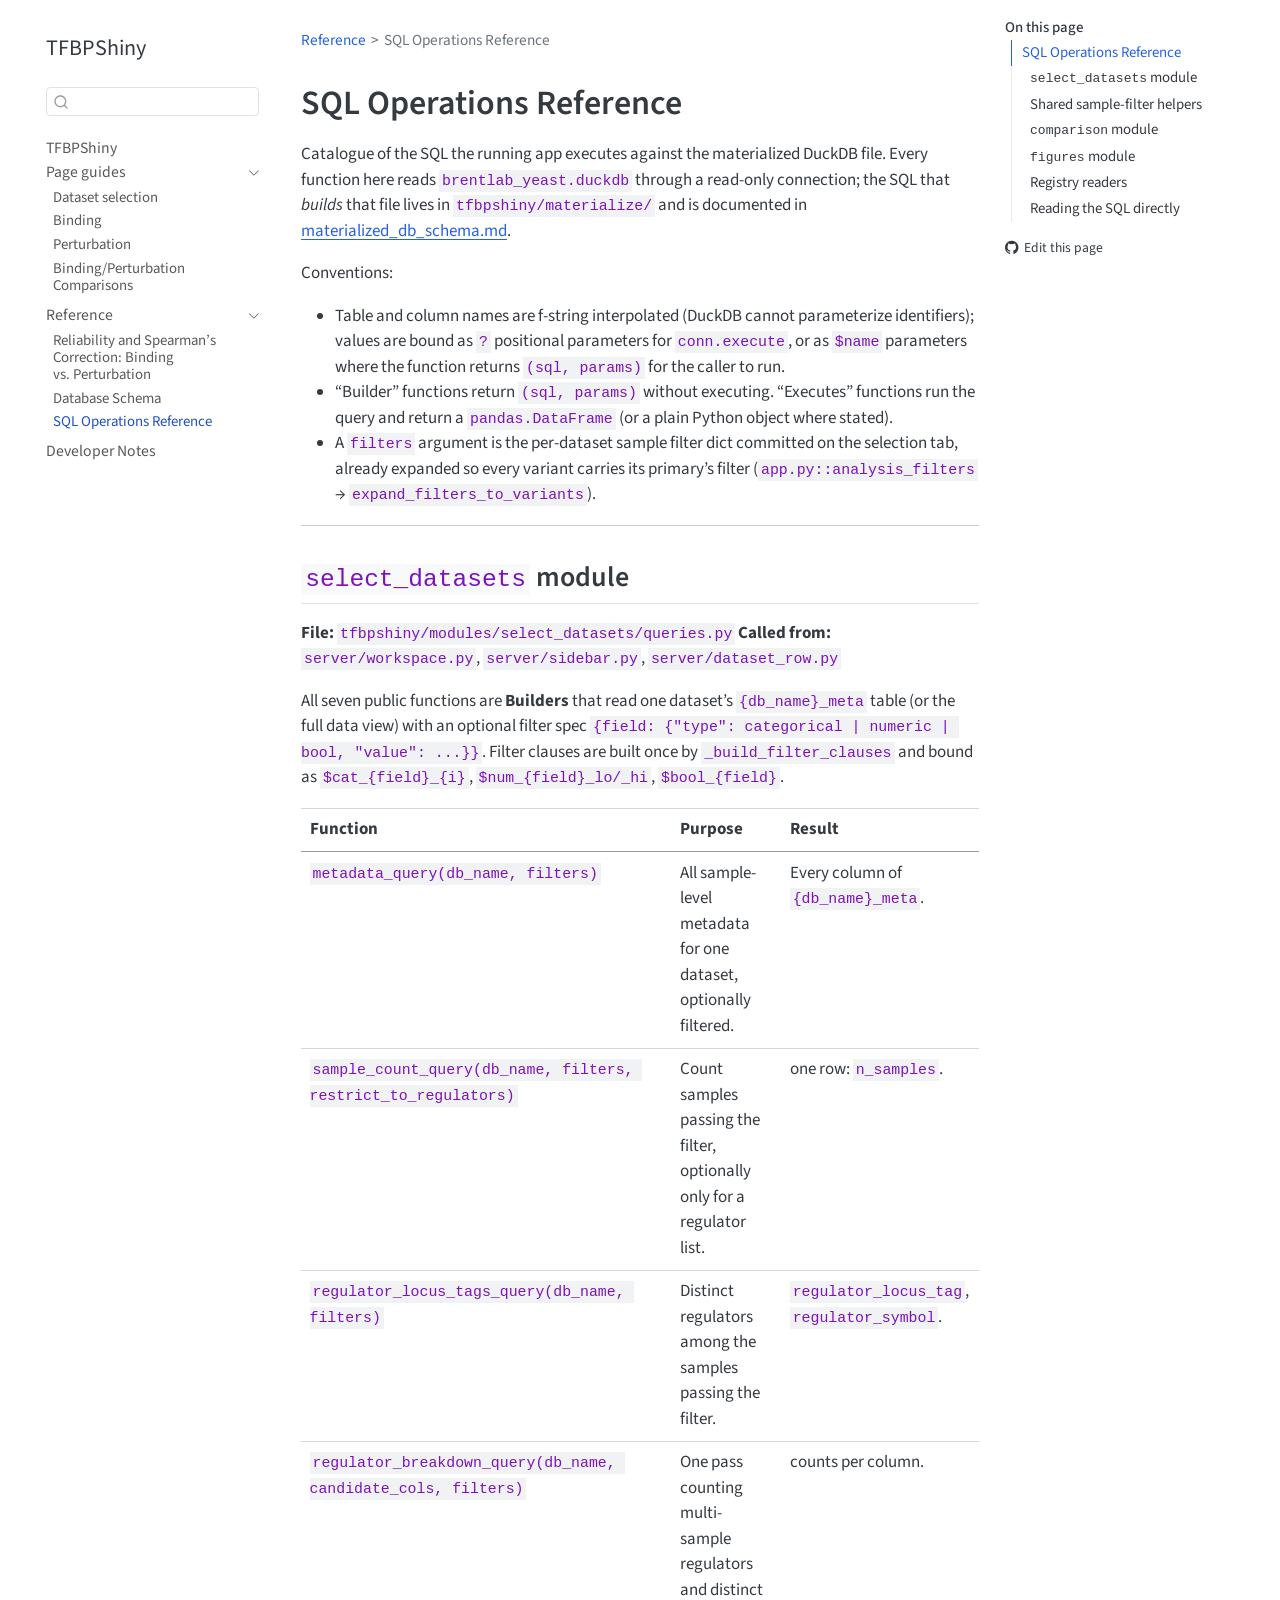
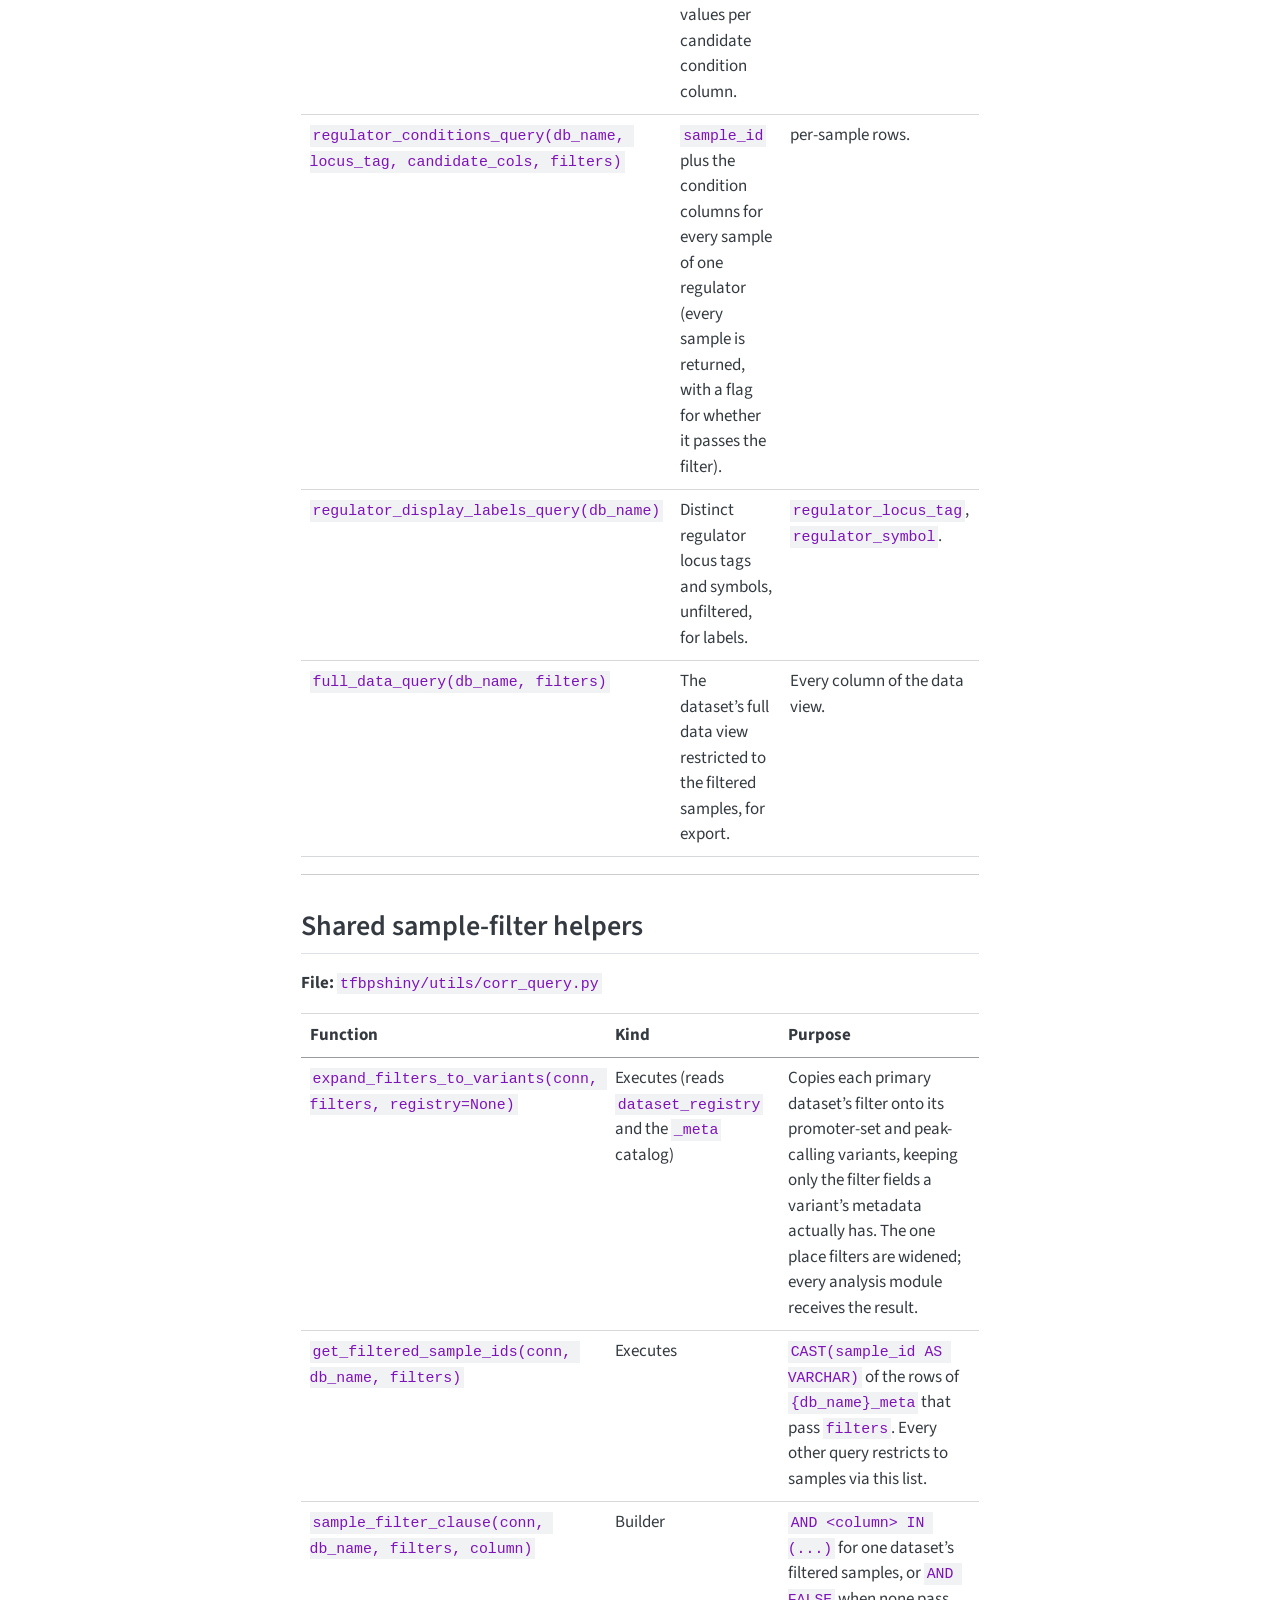
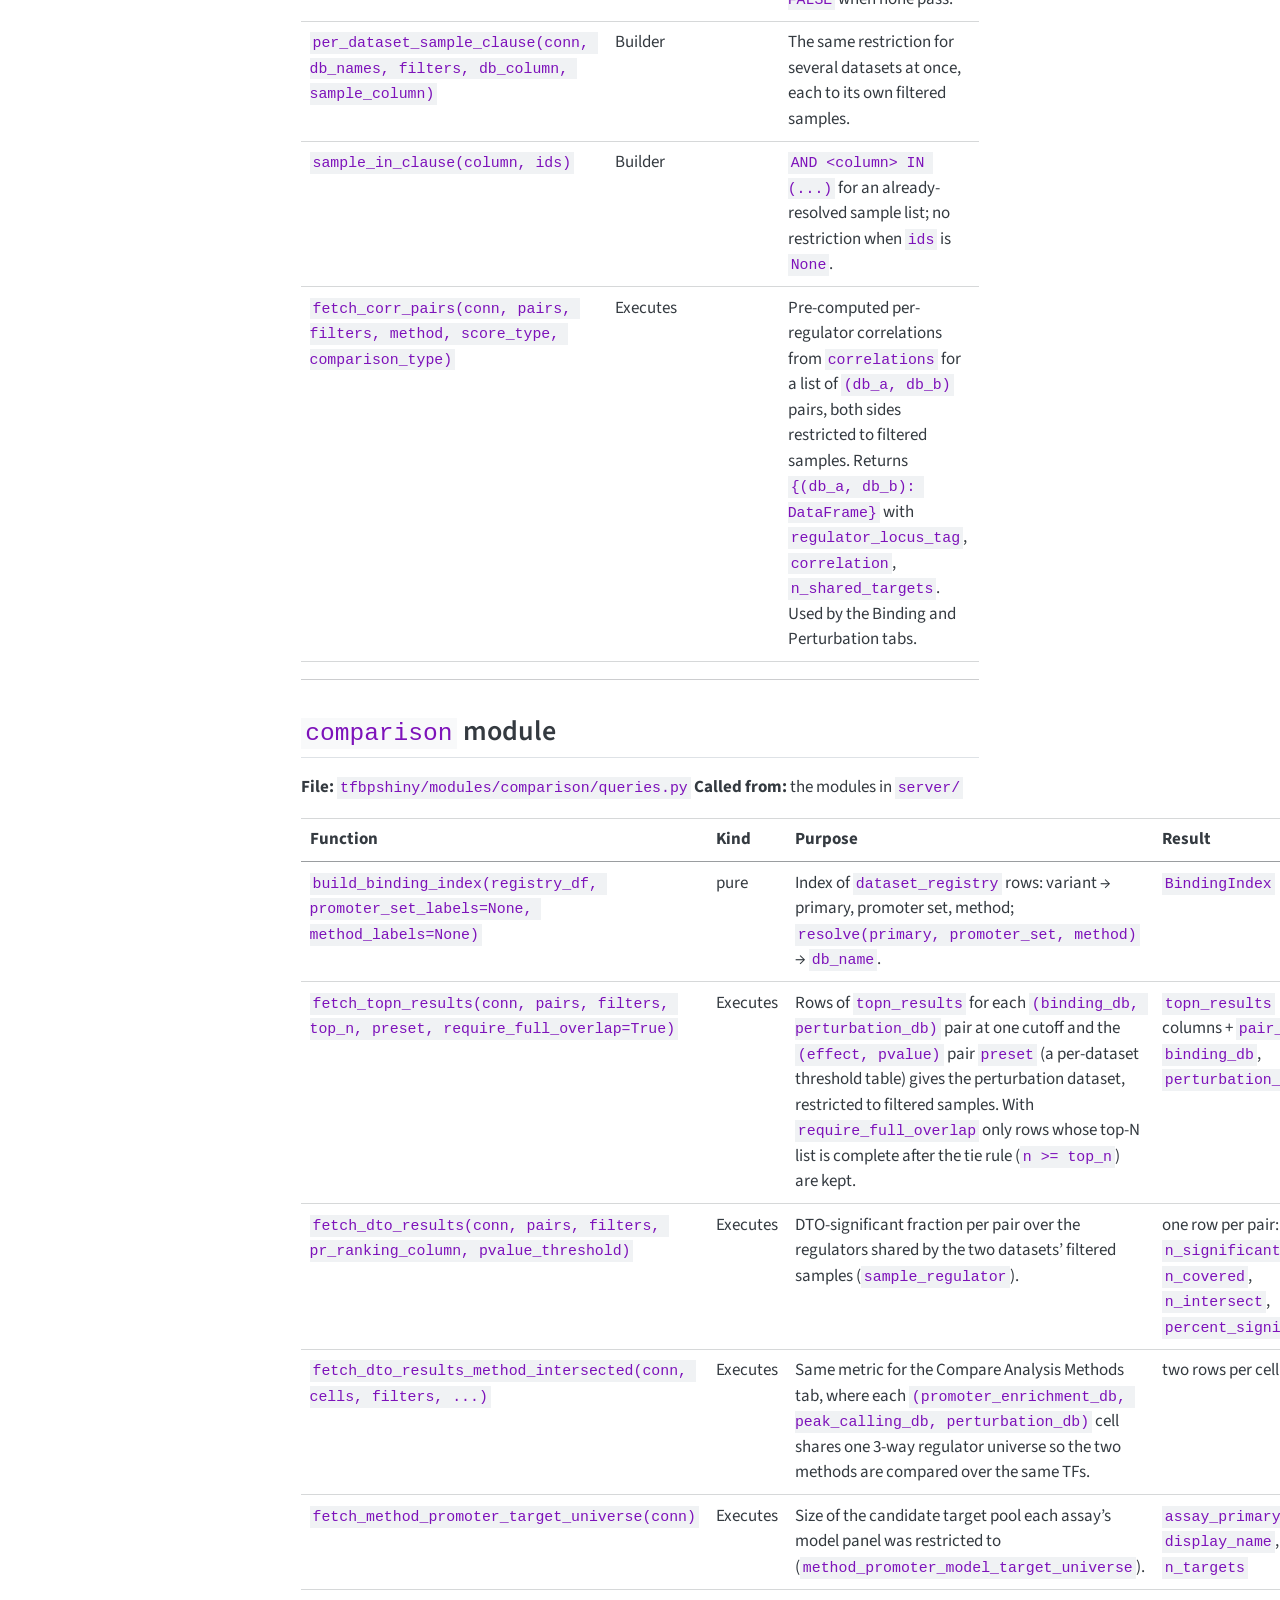
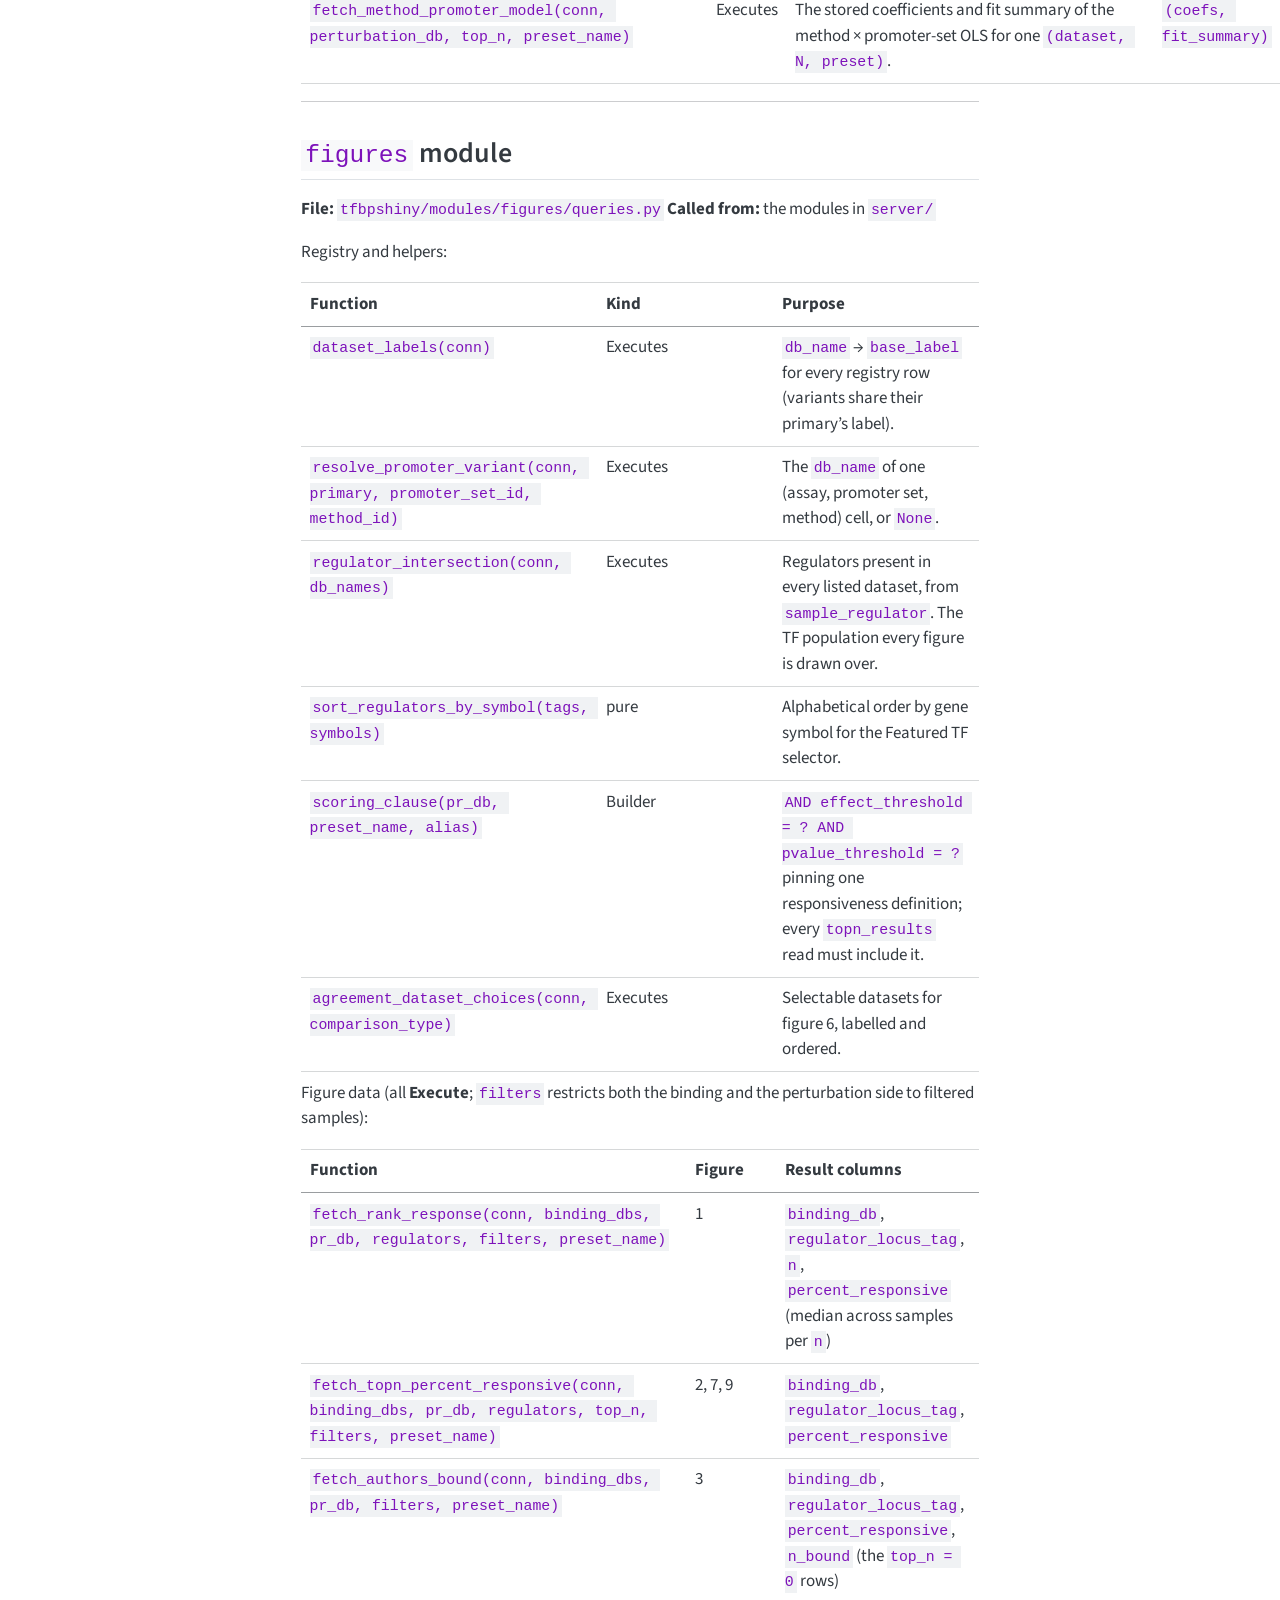
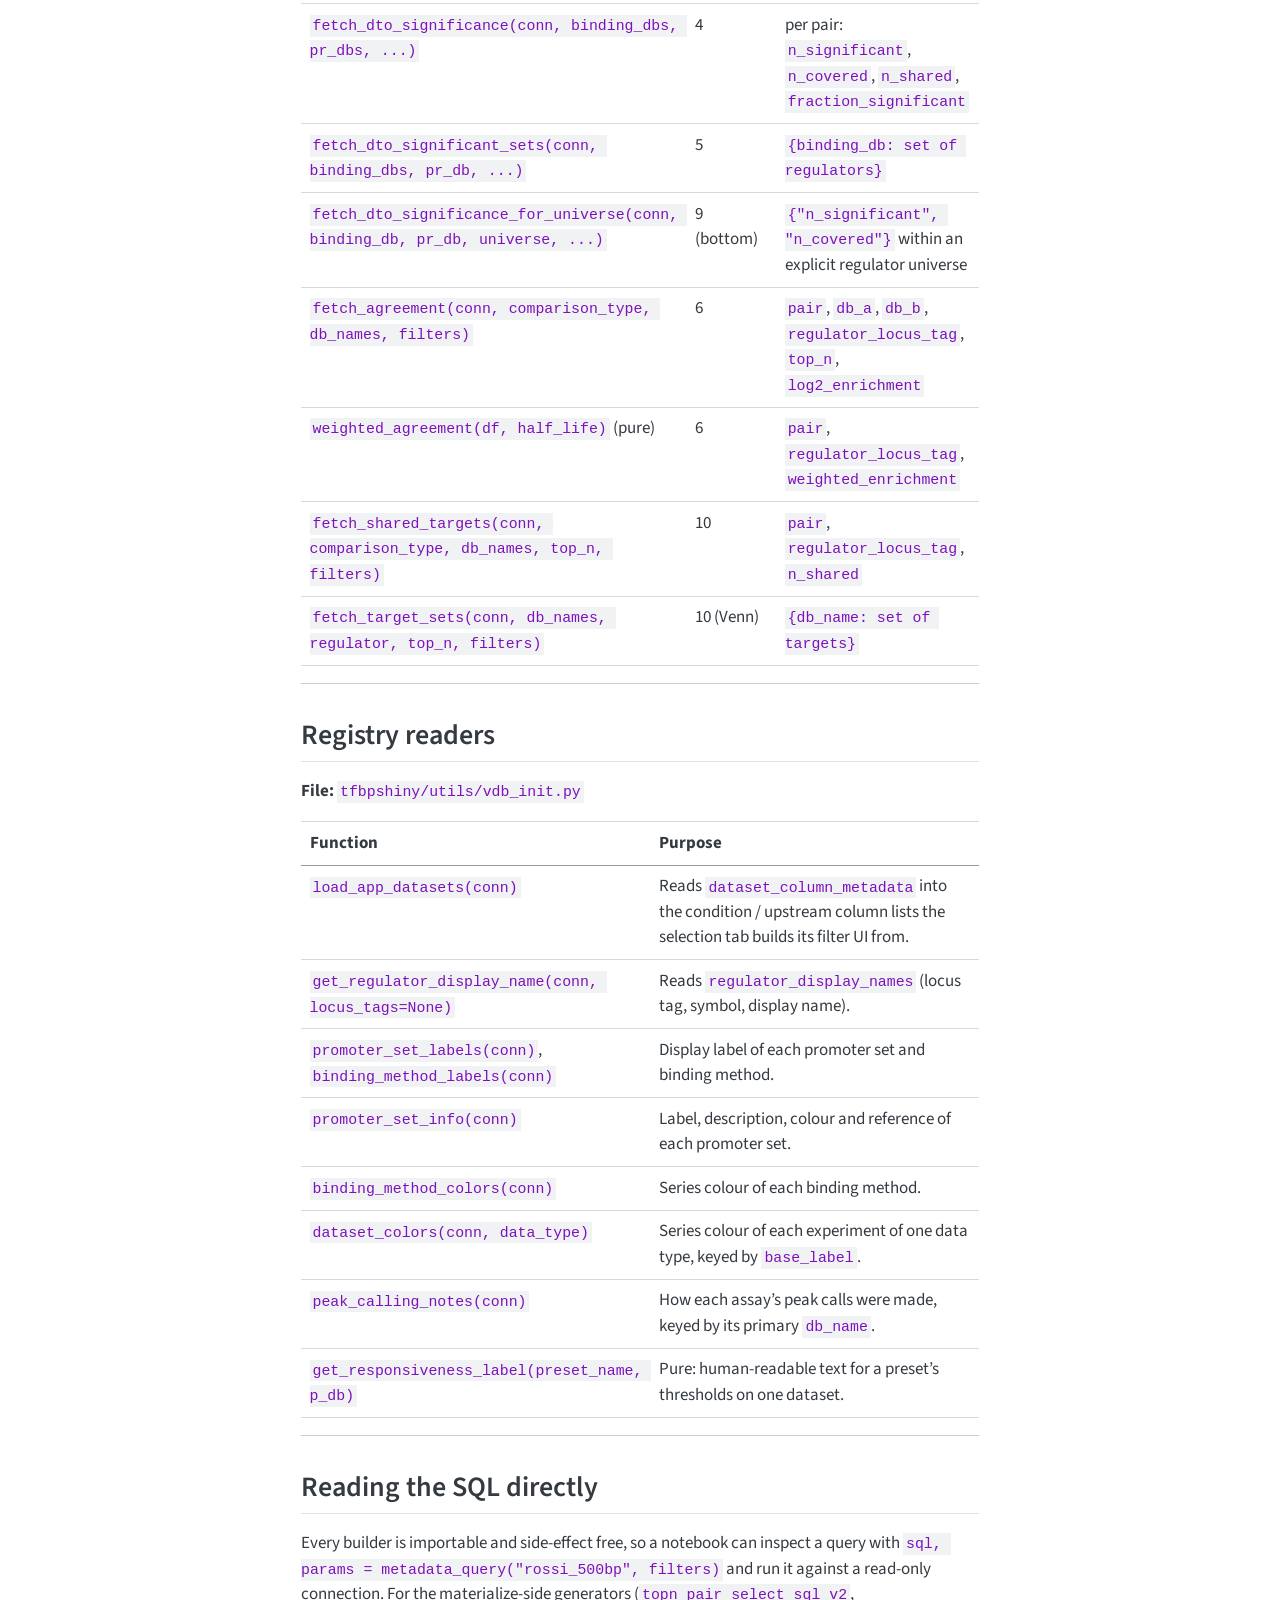
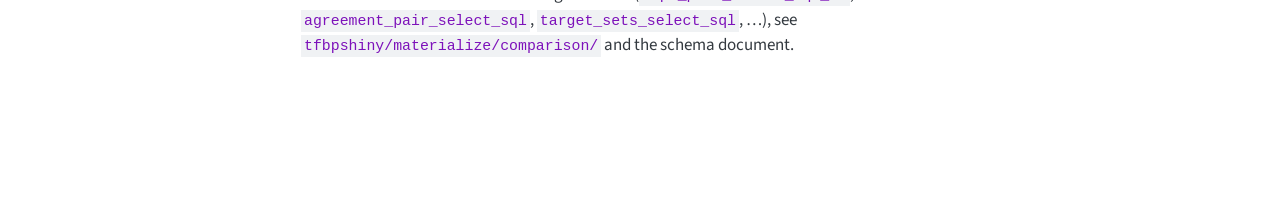
<file: sql_operations.html>
<!DOCTYPE html>
<html xmlns="http://www.w3.org/1999/xhtml" lang="en" xml:lang="en"><head>

<meta charset="utf-8">
<meta name="generator" content="quarto-1.10.19">

<meta name="viewport" content="width=device-width, initial-scale=1.0, user-scalable=yes">


<title>sql_operations – TFBPShiny</title>
<style>
/* Default styles provided by pandoc.
** See https://pandoc.org/MANUAL.html#variables-for-html for config info.
*/
span.smallcaps{font-variant: small-caps;}
div.columns{display: flex; gap: 1.5em;}
div.column{flex: auto;}
@media screen {
div.columns{gap: min(4vw, 1.5em);}
div.column{overflow-x: auto;}
}
div.hanging-indent{margin-left: 1.5em; text-indent: -1.5em;}
ul.task-list{list-style: none;}
ul.task-list li input[type="checkbox"] {
  width: 0.8em;
  margin: 0 0.8em 0.2em -1em; /* quarto-specific, see https://github.com/quarto-dev/quarto-cli/issues/4556 */ 
  vertical-align: middle;
}
</style>


<script src="site_libs/quarto-nav/quarto-nav.js"></script>
<script src="site_libs/quarto-nav/headroom.min.js"></script>
<script src="site_libs/clipboard/clipboard.min.js"></script>
<script src="site_libs/quarto-search/autocomplete.umd.js"></script>
<script src="site_libs/quarto-search/fuse.min.js"></script>
<script src="site_libs/quarto-search/quarto-search.js"></script>
<meta name="quarto:offset" content="./">
<script src="site_libs/quarto-html/quarto.js" type="module"></script>
<script src="site_libs/quarto-html/tabsets/tabsets.js" type="module"></script>
<script src="site_libs/quarto-html/popper.min.js"></script>
<script src="site_libs/quarto-html/tippy.umd.min.js"></script>
<script src="site_libs/quarto-html/anchor.min.js"></script>
<link href="site_libs/quarto-html/tippy.css" rel="stylesheet">
<link href="site_libs/quarto-html/quarto-syntax-highlighting-bf27225e3a48a9273f3daa8f8e829971.css" rel="stylesheet" id="quarto-text-highlighting-styles">
<script src="site_libs/bootstrap/bootstrap.min.js"></script>
<link href="site_libs/bootstrap/bootstrap-icons.css" rel="stylesheet">
<link href="site_libs/bootstrap/bootstrap-55617497126496852ff9f5a59253c640.min.css" rel="stylesheet" append-hash="true" id="quarto-bootstrap" data-mode="light">
<script id="quarto-search-options" type="application/json">{
  "location": "sidebar",
  "copy-button": false,
  "collapse-after": 3,
  "panel-placement": "start",
  "type": "textbox",
  "limit": 50,
  "keyboard-shortcut": [
    "f",
    "/",
    "s"
  ],
  "show-item-context": false,
  "language": {
    "search-no-results-text": "No results",
    "search-matching-documents-text": "matching documents",
    "search-copy-link-title": "Copy link to search",
    "search-hide-matches-text": "Hide additional matches",
    "search-more-match-text": "more match in this document",
    "search-more-matches-text": "more matches in this document",
    "search-clear-button-title": "Clear",
    "search-text-placeholder": "",
    "search-detached-cancel-button-title": "Cancel",
    "search-submit-button-title": "Submit",
    "search-label": "Search"
  }
}</script>


</head>

<body class="nav-sidebar floating quarto-light">

<div id="quarto-search-results"></div>
  <header id="quarto-header" class="headroom fixed-top">
  <nav class="quarto-secondary-nav">
    <div class="container-fluid d-flex">
      <button type="button" class="quarto-btn-toggle btn" data-bs-toggle="collapse" role="button" data-bs-target=".quarto-sidebar-collapse-item" aria-controls="quarto-sidebar" aria-expanded="false" aria-label="Toggle sidebar navigation" onclick="if (window.quartoToggleHeadroom) { window.quartoToggleHeadroom(); }">
        <i class="bi bi-layout-text-sidebar-reverse"></i>
      </button>
        <nav class="quarto-page-breadcrumbs" aria-label="breadcrumb"><ol class="breadcrumb"><li class="breadcrumb-item"><a href="./binding_perturbation_reliability.html">Reference</a></li><li class="breadcrumb-item"><a href="./sql_operations.html">SQL Operations Reference</a></li></ol></nav>
        <a class="flex-grow-1" role="navigation" data-bs-toggle="collapse" data-bs-target=".quarto-sidebar-collapse-item" aria-controls="quarto-sidebar" aria-expanded="false" aria-label="Toggle sidebar navigation" onclick="if (window.quartoToggleHeadroom) { window.quartoToggleHeadroom(); }">      
        </a>
      <button type="button" class="btn quarto-search-button" aria-label="Search" onclick="window.quartoOpenSearch();">
        <i class="bi bi-search"></i>
      </button>
    </div>
  </nav>
</header>
<!-- content -->
<div id="quarto-content" class="quarto-container page-columns page-rows-contents page-layout-article">
<!-- sidebar -->
  <nav id="quarto-sidebar" class="sidebar collapse collapse-horizontal quarto-sidebar-collapse-item sidebar-navigation floating overflow-auto">
    <div class="pt-lg-2 mt-2 text-left sidebar-header">
    <div class="sidebar-title mb-0 py-0">
      <a href="./">TFBPShiny</a> 
    </div>
      </div>
        <div class="mt-2 flex-shrink-0 align-items-center">
        <div class="sidebar-search">
        <div id="quarto-search" class="" title="Search"></div>
        </div>
        </div>
    <div class="sidebar-menu-container"> 
    <ul class="list-unstyled mt-1">
        <li class="sidebar-item">
  <div class="sidebar-item-container"> 
  <a href="./index.html" class="sidebar-item-text sidebar-link">
 <span class="menu-text">TFBPShiny</span></a>
  </div>
</li>
        <li class="sidebar-item sidebar-item-section">
      <div class="sidebar-item-container"> 
            <a class="sidebar-item-text sidebar-link text-start" data-bs-toggle="collapse" data-bs-target="#quarto-sidebar-section-1" role="navigation" aria-expanded="true">
 <span class="menu-text">Page guides</span></a>
          <a class="sidebar-item-toggle text-start" data-bs-toggle="collapse" data-bs-target="#quarto-sidebar-section-1" role="navigation" aria-expanded="true" aria-label="Toggle section">
            <i class="bi bi-chevron-right ms-2"></i>
          </a> 
      </div>
      <ul id="quarto-sidebar-section-1" class="collapse list-unstyled sidebar-section depth1 show">  
          <li class="sidebar-item">
  <div class="sidebar-item-container"> 
  <a href="./select_datasets_workflow.html" class="sidebar-item-text sidebar-link">
 <span class="menu-text">Dataset selection</span></a>
  </div>
</li>
          <li class="sidebar-item">
  <div class="sidebar-item-container"> 
  <a href="./binding_workflow.html" class="sidebar-item-text sidebar-link">
 <span class="menu-text">Binding</span></a>
  </div>
</li>
          <li class="sidebar-item">
  <div class="sidebar-item-container"> 
  <a href="./perturbation_workflow.html" class="sidebar-item-text sidebar-link">
 <span class="menu-text">Perturbation</span></a>
  </div>
</li>
          <li class="sidebar-item">
  <div class="sidebar-item-container"> 
  <a href="./comparison_workflow.html" class="sidebar-item-text sidebar-link">
 <span class="menu-text">Binding/Perturbation Comparisons</span></a>
  </div>
</li>
      </ul>
  </li>
        <li class="sidebar-item sidebar-item-section">
      <div class="sidebar-item-container"> 
            <a class="sidebar-item-text sidebar-link text-start" data-bs-toggle="collapse" data-bs-target="#quarto-sidebar-section-2" role="navigation" aria-expanded="true">
 <span class="menu-text">Reference</span></a>
          <a class="sidebar-item-toggle text-start" data-bs-toggle="collapse" data-bs-target="#quarto-sidebar-section-2" role="navigation" aria-expanded="true" aria-label="Toggle section">
            <i class="bi bi-chevron-right ms-2"></i>
          </a> 
      </div>
      <ul id="quarto-sidebar-section-2" class="collapse list-unstyled sidebar-section depth1 show">  
          <li class="sidebar-item">
  <div class="sidebar-item-container"> 
  <a href="./binding_perturbation_reliability.html" class="sidebar-item-text sidebar-link">
 <span class="menu-text">Reliability and Spearman’s Correction: Binding vs.&nbsp;Perturbation</span></a>
  </div>
</li>
          <li class="sidebar-item">
  <div class="sidebar-item-container"> 
  <a href="./materialized_db_schema.html" class="sidebar-item-text sidebar-link">
 <span class="menu-text">Database Schema</span></a>
  </div>
</li>
          <li class="sidebar-item">
  <div class="sidebar-item-container"> 
  <a href="./sql_operations.html" class="sidebar-item-text sidebar-link active">
 <span class="menu-text">SQL Operations Reference</span></a>
  </div>
</li>
      </ul>
  </li>
        <li class="sidebar-item">
  <div class="sidebar-item-container"> 
  <a href="./development.html" class="sidebar-item-text sidebar-link">
 <span class="menu-text">Developer Notes</span></a>
  </div>
</li>
    </ul>
    </div>
</nav>
<div id="quarto-sidebar-glass" class="quarto-sidebar-collapse-item" data-bs-toggle="collapse" data-bs-target=".quarto-sidebar-collapse-item"></div>
<!-- margin-sidebar -->
    <div id="quarto-margin-sidebar" class="sidebar margin-sidebar">
        <nav id="TOC" role="doc-toc" class="toc-active">
    <h2 id="toc-title">On this page</h2>
   
  <ul>
  <li><a href="#sql-operations-reference" id="toc-sql-operations-reference" class="nav-link active" data-scroll-target="#sql-operations-reference">SQL Operations Reference</a>
  <ul class="collapse">
  <li><a href="#select_datasets-module" id="toc-select_datasets-module" class="nav-link" data-scroll-target="#select_datasets-module"><code>select_datasets</code> module</a></li>
  <li><a href="#shared-sample-filter-helpers" id="toc-shared-sample-filter-helpers" class="nav-link" data-scroll-target="#shared-sample-filter-helpers">Shared sample-filter helpers</a></li>
  <li><a href="#comparison-module" id="toc-comparison-module" class="nav-link" data-scroll-target="#comparison-module"><code>comparison</code> module</a></li>
  <li><a href="#figures-module" id="toc-figures-module" class="nav-link" data-scroll-target="#figures-module"><code>figures</code> module</a></li>
  <li><a href="#registry-readers" id="toc-registry-readers" class="nav-link" data-scroll-target="#registry-readers">Registry readers</a></li>
  <li><a href="#reading-the-sql-directly" id="toc-reading-the-sql-directly" class="nav-link" data-scroll-target="#reading-the-sql-directly">Reading the SQL directly</a></li>
  </ul></li>
  </ul>
<div class="toc-actions"><ul><li><a href="https://github.com/BrentLab/tfbpshiny/edit/main/docs/sql_operations.md" class="toc-action"><i class="bi bi-github"></i>Edit this page</a></li></ul></div></nav>
    </div>
<!-- main -->
<main class="content" id="quarto-document-content"><header id="title-block-header" class="quarto-title-block"><nav class="quarto-page-breadcrumbs quarto-title-breadcrumbs d-none d-lg-block" aria-label="breadcrumb"><ol class="breadcrumb"><li class="breadcrumb-item"><a href="./binding_perturbation_reliability.html">Reference</a></li><li class="breadcrumb-item"><a href="./sql_operations.html">SQL Operations Reference</a></li></ol></nav></header>




<section id="sql-operations-reference" class="level1">
<h1>SQL Operations Reference</h1>
<p>Catalogue of the SQL the running app executes against the materialized DuckDB file. Every function here reads <code>brentlab_yeast.duckdb</code> through a read-only connection; the SQL that <em>builds</em> that file lives in <code>tfbpshiny/materialize/</code> and is documented in <a href="./materialized_db_schema.html">materialized_db_schema.md</a>.</p>
<p>Conventions:</p>
<ul>
<li>Table and column names are f-string interpolated (DuckDB cannot parameterize identifiers); values are bound as <code>?</code> positional parameters for <code>conn.execute</code>, or as <code>$name</code> parameters where the function returns <code>(sql, params)</code> for the caller to run.</li>
<li>“Builder” functions return <code>(sql, params)</code> without executing. “Executes” functions run the query and return a <code>pandas.DataFrame</code> (or a plain Python object where stated).</li>
<li>A <code>filters</code> argument is the per-dataset sample filter dict committed on the selection tab, already expanded so every variant carries its primary’s filter (<code>app.py::analysis_filters</code> → <code>expand_filters_to_variants</code>).</li>
</ul>
<hr>
<section id="select_datasets-module" class="level2">
<h2 class="anchored" data-anchor-id="select_datasets-module"><code>select_datasets</code> module</h2>
<p><strong>File:</strong> <code>tfbpshiny/modules/select_datasets/queries.py</code> <strong>Called from:</strong> <code>server/workspace.py</code>, <code>server/sidebar.py</code>, <code>server/dataset_row.py</code></p>
<p>All seven public functions are <strong>Builders</strong> that read one dataset’s <code>{db_name}_meta</code> table (or the full data view) with an optional filter spec <code>{field: {"type": categorical | numeric | bool, "value": ...}}</code>. Filter clauses are built once by <code>_build_filter_clauses</code> and bound as <code>$cat_{field}_{i}</code>, <code>$num_{field}_lo/_hi</code>, <code>$bool_{field}</code>.</p>
<table class="caption-top table">
<colgroup>
<col style="width: 33%">
<col style="width: 33%">
<col style="width: 33%">
</colgroup>
<thead>
<tr class="header">
<th>Function</th>
<th>Purpose</th>
<th>Result</th>
</tr>
</thead>
<tbody>
<tr class="odd">
<td><code>metadata_query(db_name, filters)</code></td>
<td>All sample-level metadata for one dataset, optionally filtered.</td>
<td>Every column of <code>{db_name}_meta</code>.</td>
</tr>
<tr class="even">
<td><code>sample_count_query(db_name, filters, restrict_to_regulators)</code></td>
<td>Count samples passing the filter, optionally only for a regulator list.</td>
<td>one row: <code>n_samples</code>.</td>
</tr>
<tr class="odd">
<td><code>regulator_locus_tags_query(db_name, filters)</code></td>
<td>Distinct regulators among the samples passing the filter.</td>
<td><code>regulator_locus_tag</code>, <code>regulator_symbol</code>.</td>
</tr>
<tr class="even">
<td><code>regulator_breakdown_query(db_name, candidate_cols, filters)</code></td>
<td>One pass counting multi-sample regulators and distinct values per candidate condition column.</td>
<td>counts per column.</td>
</tr>
<tr class="odd">
<td><code>regulator_conditions_query(db_name, locus_tag, candidate_cols, filters)</code></td>
<td><code>sample_id</code> plus the condition columns for every sample of one regulator (every sample is returned, with a flag for whether it passes the filter).</td>
<td>per-sample rows.</td>
</tr>
<tr class="even">
<td><code>regulator_display_labels_query(db_name)</code></td>
<td>Distinct regulator locus tags and symbols, unfiltered, for labels.</td>
<td><code>regulator_locus_tag</code>, <code>regulator_symbol</code>.</td>
</tr>
<tr class="odd">
<td><code>full_data_query(db_name, filters)</code></td>
<td>The dataset’s full data view restricted to the filtered samples, for export.</td>
<td>Every column of the data view.</td>
</tr>
</tbody>
</table>
<hr>
</section>
<section id="shared-sample-filter-helpers" class="level2">
<h2 class="anchored" data-anchor-id="shared-sample-filter-helpers">Shared sample-filter helpers</h2>
<p><strong>File:</strong> <code>tfbpshiny/utils/corr_query.py</code></p>
<table class="caption-top table">
<colgroup>
<col style="width: 33%">
<col style="width: 33%">
<col style="width: 33%">
</colgroup>
<thead>
<tr class="header">
<th>Function</th>
<th>Kind</th>
<th>Purpose</th>
</tr>
</thead>
<tbody>
<tr class="odd">
<td><code>expand_filters_to_variants(conn, filters, registry=None)</code></td>
<td>Executes (reads <code>dataset_registry</code> and the <code>_meta</code> catalog)</td>
<td>Copies each primary dataset’s filter onto its promoter-set and peak-calling variants, keeping only the filter fields a variant’s metadata actually has. The one place filters are widened; every analysis module receives the result.</td>
</tr>
<tr class="even">
<td><code>get_filtered_sample_ids(conn, db_name, filters)</code></td>
<td>Executes</td>
<td><code>CAST(sample_id AS VARCHAR)</code> of the rows of <code>{db_name}_meta</code> that pass <code>filters</code>. Every other query restricts to samples via this list.</td>
</tr>
<tr class="odd">
<td><code>sample_filter_clause(conn, db_name, filters, column)</code></td>
<td>Builder</td>
<td><code>AND &lt;column&gt; IN (...)</code> for one dataset’s filtered samples, or <code>AND FALSE</code> when none pass.</td>
</tr>
<tr class="even">
<td><code>per_dataset_sample_clause(conn, db_names, filters, db_column, sample_column)</code></td>
<td>Builder</td>
<td>The same restriction for several datasets at once, each to its own filtered samples.</td>
</tr>
<tr class="odd">
<td><code>sample_in_clause(column, ids)</code></td>
<td>Builder</td>
<td><code>AND &lt;column&gt; IN (...)</code> for an already-resolved sample list; no restriction when <code>ids</code> is <code>None</code>.</td>
</tr>
<tr class="even">
<td><code>fetch_corr_pairs(conn, pairs, filters, method, score_type, comparison_type)</code></td>
<td>Executes</td>
<td>Pre-computed per-regulator correlations from <code>correlations</code> for a list of <code>(db_a, db_b)</code> pairs, both sides restricted to filtered samples. Returns <code>{(db_a, db_b): DataFrame}</code> with <code>regulator_locus_tag</code>, <code>correlation</code>, <code>n_shared_targets</code>. Used by the Binding and Perturbation tabs.</td>
</tr>
</tbody>
</table>
<hr>
</section>
<section id="comparison-module" class="level2">
<h2 class="anchored" data-anchor-id="comparison-module"><code>comparison</code> module</h2>
<p><strong>File:</strong> <code>tfbpshiny/modules/comparison/queries.py</code> <strong>Called from:</strong> the modules in <code>server/</code></p>
<table class="caption-top table">
<colgroup>
<col style="width: 25%">
<col style="width: 25%">
<col style="width: 25%">
<col style="width: 25%">
</colgroup>
<thead>
<tr class="header">
<th>Function</th>
<th>Kind</th>
<th>Purpose</th>
<th>Result</th>
</tr>
</thead>
<tbody>
<tr class="odd">
<td><code>build_binding_index(registry_df, promoter_set_labels=None, method_labels=None)</code></td>
<td>pure</td>
<td>Index of <code>dataset_registry</code> rows: variant → primary, promoter set, method; <code>resolve(primary, promoter_set, method)</code> → <code>db_name</code>.</td>
<td><code>BindingIndex</code></td>
</tr>
<tr class="even">
<td><code>fetch_topn_results(conn, pairs, filters, top_n, preset, require_full_overlap=True)</code></td>
<td>Executes</td>
<td>Rows of <code>topn_results</code> for each <code>(binding_db, perturbation_db)</code> pair at one cutoff and the <code>(effect, pvalue)</code> pair <code>preset</code> (a per-dataset threshold table) gives the perturbation dataset, restricted to filtered samples. With <code>require_full_overlap</code> only rows whose top-N list is complete after the tie rule (<code>n &gt;= top_n</code>) are kept.</td>
<td><code>topn_results</code> columns + <code>pair_key</code>, <code>binding_db</code>, <code>perturbation_db</code></td>
</tr>
<tr class="odd">
<td><code>fetch_dto_results(conn, pairs, filters, pr_ranking_column, pvalue_threshold)</code></td>
<td>Executes</td>
<td>DTO-significant fraction per pair over the regulators shared by the two datasets’ filtered samples (<code>sample_regulator</code>).</td>
<td>one row per pair: <code>n_significant</code>, <code>n_covered</code>, <code>n_intersect</code>, <code>percent_significant</code></td>
</tr>
<tr class="even">
<td><code>fetch_dto_results_method_intersected(conn, cells, filters, ...)</code></td>
<td>Executes</td>
<td>Same metric for the Compare Analysis Methods tab, where each <code>(promoter_enrichment_db, peak_calling_db, perturbation_db)</code> cell shares one 3-way regulator universe so the two methods are compared over the same TFs.</td>
<td>two rows per cell</td>
</tr>
<tr class="odd">
<td><code>fetch_method_promoter_target_universe(conn)</code></td>
<td>Executes</td>
<td>Size of the candidate target pool each assay’s model panel was restricted to (<code>method_promoter_model_target_universe</code>).</td>
<td><code>assay_primary</code>, <code>display_name</code>, <code>n_targets</code></td>
</tr>
<tr class="even">
<td><code>fetch_method_promoter_model(conn, perturbation_db, top_n, preset_name)</code></td>
<td>Executes</td>
<td>The stored coefficients and fit summary of the method × promoter-set OLS for one <code>(dataset, N, preset)</code>.</td>
<td><code>(coefs, fit_summary)</code></td>
</tr>
</tbody>
</table>
<hr>
</section>
<section id="figures-module" class="level2">
<h2 class="anchored" data-anchor-id="figures-module"><code>figures</code> module</h2>
<p><strong>File:</strong> <code>tfbpshiny/modules/figures/queries.py</code> <strong>Called from:</strong> the modules in <code>server/</code></p>
<p>Registry and helpers:</p>
<table class="caption-top table">
<colgroup>
<col style="width: 33%">
<col style="width: 33%">
<col style="width: 33%">
</colgroup>
<thead>
<tr class="header">
<th>Function</th>
<th>Kind</th>
<th>Purpose</th>
</tr>
</thead>
<tbody>
<tr class="odd">
<td><code>dataset_labels(conn)</code></td>
<td>Executes</td>
<td><code>db_name</code> → <code>base_label</code> for every registry row (variants share their primary’s label).</td>
</tr>
<tr class="even">
<td><code>resolve_promoter_variant(conn, primary, promoter_set_id, method_id)</code></td>
<td>Executes</td>
<td>The <code>db_name</code> of one (assay, promoter set, method) cell, or <code>None</code>.</td>
</tr>
<tr class="odd">
<td><code>regulator_intersection(conn, db_names)</code></td>
<td>Executes</td>
<td>Regulators present in every listed dataset, from <code>sample_regulator</code>. The TF population every figure is drawn over.</td>
</tr>
<tr class="even">
<td><code>sort_regulators_by_symbol(tags, symbols)</code></td>
<td>pure</td>
<td>Alphabetical order by gene symbol for the Featured TF selector.</td>
</tr>
<tr class="odd">
<td><code>scoring_clause(pr_db, preset_name, alias)</code></td>
<td>Builder</td>
<td><code>AND effect_threshold = ? AND pvalue_threshold = ?</code> pinning one responsiveness definition; every <code>topn_results</code> read must include it.</td>
</tr>
<tr class="even">
<td><code>agreement_dataset_choices(conn, comparison_type)</code></td>
<td>Executes</td>
<td>Selectable datasets for figure 6, labelled and ordered.</td>
</tr>
</tbody>
</table>
<p>Figure data (all <strong>Execute</strong>; <code>filters</code> restricts both the binding and the perturbation side to filtered samples):</p>
<table class="caption-top table">
<colgroup>
<col style="width: 33%">
<col style="width: 33%">
<col style="width: 33%">
</colgroup>
<thead>
<tr class="header">
<th>Function</th>
<th>Figure</th>
<th>Result columns</th>
</tr>
</thead>
<tbody>
<tr class="odd">
<td><code>fetch_rank_response(conn, binding_dbs, pr_db, regulators, filters, preset_name)</code></td>
<td>1</td>
<td><code>binding_db</code>, <code>regulator_locus_tag</code>, <code>n</code>, <code>percent_responsive</code> (median across samples per <code>n</code>)</td>
</tr>
<tr class="even">
<td><code>fetch_topn_percent_responsive(conn, binding_dbs, pr_db, regulators, top_n, filters, preset_name)</code></td>
<td>2, 7, 9</td>
<td><code>binding_db</code>, <code>regulator_locus_tag</code>, <code>percent_responsive</code></td>
</tr>
<tr class="odd">
<td><code>fetch_authors_bound(conn, binding_dbs, pr_db, filters, preset_name)</code></td>
<td>3</td>
<td><code>binding_db</code>, <code>regulator_locus_tag</code>, <code>percent_responsive</code>, <code>n_bound</code> (the <code>top_n = 0</code> rows)</td>
</tr>
<tr class="even">
<td><code>fetch_dto_significance(conn, binding_dbs, pr_dbs, ...)</code></td>
<td>4</td>
<td>per pair: <code>n_significant</code>, <code>n_covered</code>, <code>n_shared</code>, <code>fraction_significant</code></td>
</tr>
<tr class="odd">
<td><code>fetch_dto_significant_sets(conn, binding_dbs, pr_db, ...)</code></td>
<td>5</td>
<td><code>{binding_db: set of regulators}</code></td>
</tr>
<tr class="even">
<td><code>fetch_dto_significance_for_universe(conn, binding_db, pr_db, universe, ...)</code></td>
<td>9 (bottom)</td>
<td><code>{"n_significant", "n_covered"}</code> within an explicit regulator universe</td>
</tr>
<tr class="odd">
<td><code>fetch_agreement(conn, comparison_type, db_names, filters)</code></td>
<td>6</td>
<td><code>pair</code>, <code>db_a</code>, <code>db_b</code>, <code>regulator_locus_tag</code>, <code>top_n</code>, <code>log2_enrichment</code></td>
</tr>
<tr class="even">
<td><code>weighted_agreement(df, half_life)</code> (pure)</td>
<td>6</td>
<td><code>pair</code>, <code>regulator_locus_tag</code>, <code>weighted_enrichment</code></td>
</tr>
<tr class="odd">
<td><code>fetch_shared_targets(conn, comparison_type, db_names, top_n, filters)</code></td>
<td>10</td>
<td><code>pair</code>, <code>regulator_locus_tag</code>, <code>n_shared</code></td>
</tr>
<tr class="even">
<td><code>fetch_target_sets(conn, db_names, regulator, top_n, filters)</code></td>
<td>10 (Venn)</td>
<td><code>{db_name: set of targets}</code></td>
</tr>
</tbody>
</table>
<hr>
</section>
<section id="registry-readers" class="level2">
<h2 class="anchored" data-anchor-id="registry-readers">Registry readers</h2>
<p><strong>File:</strong> <code>tfbpshiny/utils/vdb_init.py</code></p>
<table class="caption-top table">
<colgroup>
<col style="width: 50%">
<col style="width: 50%">
</colgroup>
<thead>
<tr class="header">
<th>Function</th>
<th>Purpose</th>
</tr>
</thead>
<tbody>
<tr class="odd">
<td><code>load_app_datasets(conn)</code></td>
<td>Reads <code>dataset_column_metadata</code> into the condition / upstream column lists the selection tab builds its filter UI from.</td>
</tr>
<tr class="even">
<td><code>get_regulator_display_name(conn, locus_tags=None)</code></td>
<td>Reads <code>regulator_display_names</code> (locus tag, symbol, display name).</td>
</tr>
<tr class="odd">
<td><code>promoter_set_labels(conn)</code>, <code>binding_method_labels(conn)</code></td>
<td>Display label of each promoter set and binding method.</td>
</tr>
<tr class="even">
<td><code>promoter_set_info(conn)</code></td>
<td>Label, description, colour and reference of each promoter set.</td>
</tr>
<tr class="odd">
<td><code>binding_method_colors(conn)</code></td>
<td>Series colour of each binding method.</td>
</tr>
<tr class="even">
<td><code>dataset_colors(conn, data_type)</code></td>
<td>Series colour of each experiment of one data type, keyed by <code>base_label</code>.</td>
</tr>
<tr class="odd">
<td><code>peak_calling_notes(conn)</code></td>
<td>How each assay’s peak calls were made, keyed by its primary <code>db_name</code>.</td>
</tr>
<tr class="even">
<td><code>get_responsiveness_label(preset_name, p_db)</code></td>
<td>Pure: human-readable text for a preset’s thresholds on one dataset.</td>
</tr>
</tbody>
</table>
<hr>
</section>
<section id="reading-the-sql-directly" class="level2">
<h2 class="anchored" data-anchor-id="reading-the-sql-directly">Reading the SQL directly</h2>
<p>Every builder is importable and side-effect free, so a notebook can inspect a query with <code>sql, params = metadata_query("rossi_500bp", filters)</code> and run it against a read-only connection. For the materialize-side generators (<code>topn_pair_select_sql_v2</code>, <code>agreement_pair_select_sql</code>, <code>target_sets_select_sql</code>, …), see <code>tfbpshiny/materialize/comparison/</code> and the schema document.</p>


</section>
</section>

</main> <!-- /main -->
<script id="quarto-html-after-body" type="application/javascript">
  window.document.addEventListener("DOMContentLoaded", function (event) {
    const icon = "";
    const anchorJS = new window.AnchorJS();
    anchorJS.options = {
      placement: 'right',
      icon: icon
    };
    anchorJS.add('.anchored');
    const isCodeAnnotation = (el) => {
      for (const clz of el.classList) {
        if (clz.startsWith('code-annotation-')) {                     
          return true;
        }
      }
      return false;
    }
    const onCopySuccess = function(e) {
      // button target
      const button = e.trigger;
      // don't keep focus
      button.blur();
      // flash "checked"
      button.classList.add('code-copy-button-checked');
      var currentTitle = button.getAttribute("title");
      button.setAttribute("title", "Copied!");
      let tooltip;
      if (window.bootstrap) {
        button.setAttribute("data-bs-toggle", "tooltip");
        button.setAttribute("data-bs-placement", "left");
        button.setAttribute("data-bs-title", "Copied!");
        tooltip = new bootstrap.Tooltip(button, 
          { trigger: "manual", 
            customClass: "code-copy-button-tooltip",
            offset: [0, -8]});
        tooltip.show();    
      }
      setTimeout(function() {
        if (tooltip) {
          tooltip.hide();
          button.removeAttribute("data-bs-title");
          button.removeAttribute("data-bs-toggle");
          button.removeAttribute("data-bs-placement");
        }
        button.setAttribute("title", currentTitle);
        button.classList.remove('code-copy-button-checked');
      }, 1000);
      // clear code selection
      e.clearSelection();
    }
    const getTextToCopy = function(trigger) {
      const outerScaffold = trigger.parentElement.cloneNode(true);
      const codeEl = outerScaffold.querySelector('code');
      for (const childEl of codeEl.children) {
        if (isCodeAnnotation(childEl)) {
          childEl.remove();
        }
      }
      return codeEl.innerText;
    }
    const clipboard = new window.ClipboardJS('.code-copy-button:not([data-in-quarto-modal])', {
      text: getTextToCopy
    });
    clipboard.on('success', onCopySuccess);
    if (window.document.getElementById('quarto-embedded-source-code-modal')) {
      const clipboardModal = new window.ClipboardJS('.code-copy-button[data-in-quarto-modal]', {
        text: getTextToCopy,
        container: window.document.getElementById('quarto-embedded-source-code-modal')
      });
      clipboardModal.on('success', onCopySuccess);
    }
      var localhostRegex = new RegExp(/^(?:http|https):\/\/localhost\:?[0-9]*\//);
      var mailtoRegex = new RegExp(/^mailto:/);
        var filterRegex = new RegExp("https:\/\/BrentLab\.github\.io\/tfbpshiny\/");
      var isInternal = (href) => {
          return filterRegex.test(href) || localhostRegex.test(href) || mailtoRegex.test(href);
      }
      // Inspect non-navigation links and adorn them if external
     var links = window.document.querySelectorAll('a[href]:not(.nav-link):not(.navbar-brand):not(.toc-action):not(.sidebar-link):not(.sidebar-item-toggle):not(.pagination-link):not(.no-external):not([aria-hidden]):not(.dropdown-item):not(.quarto-navigation-tool):not(.about-link)');
      for (var i=0; i<links.length; i++) {
        const link = links[i];
        if (!isInternal(link.href)) {
          // undo the damage that might have been done by quarto-nav.js in the case of
          // links that we want to consider external
          if (link.dataset.originalHref !== undefined) {
            link.href = link.dataset.originalHref;
          }
        }
      }
    function tippyHover(el, contentFn, onTriggerFn, onUntriggerFn) {
      const config = {
        allowHTML: true,
        maxWidth: 500,
        delay: 100,
        arrow: false,
        appendTo: function(el) {
            return el.parentElement;
        },
        interactive: true,
        interactiveBorder: 10,
        theme: 'quarto',
        placement: 'bottom-start',
      };
      if (contentFn) {
        config.content = contentFn;
      }
      if (onTriggerFn) {
        config.onTrigger = onTriggerFn;
      }
      if (onUntriggerFn) {
        config.onUntrigger = onUntriggerFn;
      }
      window.tippy(el, config); 
    }
    const noterefs = window.document.querySelectorAll('a[role="doc-noteref"]');
    for (var i=0; i<noterefs.length; i++) {
      const ref = noterefs[i];
      tippyHover(ref, function() {
        // use id or data attribute instead here
        let href = ref.getAttribute('data-footnote-href') || ref.getAttribute('href');
        try { href = new URL(href).hash; } catch {}
        const id = href.replace(/^#\/?/, "");
        const note = window.document.getElementById(id);
        if (note) {
          return note.innerHTML;
        } else {
          return "";
        }
      });
    }
    const xrefs = window.document.querySelectorAll('a.quarto-xref');
    const processXRef = (id, note) => {
      // Strip column container classes
      const stripColumnClz = (el) => {
        el.classList.remove("page-full", "page-columns");
        if (el.children) {
          for (const child of el.children) {
            stripColumnClz(child);
          }
        }
      }
      stripColumnClz(note)
      if (id === null || id.startsWith('sec-')) {
        // Special case sections, only their first couple elements
        const container = document.createElement("div");
        if (note.children && note.children.length > 2) {
          container.appendChild(note.children[0].cloneNode(true));
          for (let i = 1; i < note.children.length; i++) {
            const child = note.children[i];
            if (child.tagName === "P" && child.innerText === "") {
              continue;
            } else {
              container.appendChild(child.cloneNode(true));
              break;
            }
          }
          if (window.Quarto?.typesetMath) {
            window.Quarto.typesetMath(container);
          }
          return container.innerHTML
        } else {
          if (window.Quarto?.typesetMath) {
            window.Quarto.typesetMath(note);
          }
          return note.innerHTML;
        }
      } else {
        // Remove any anchor links if they are present
        const anchorLink = note.querySelector('a.anchorjs-link');
        if (anchorLink) {
          anchorLink.remove();
        }
        if (window.Quarto?.typesetMath) {
          window.Quarto.typesetMath(note);
        }
        if (note.classList.contains("callout")) {
          return note.outerHTML;
        } else {
          return note.innerHTML;
        }
      }
    }
    for (var i=0; i<xrefs.length; i++) {
      const xref = xrefs[i];
      tippyHover(xref, undefined, function(instance) {
        instance.disable();
        let url = xref.getAttribute('href');
        let hash = undefined; 
        if (url.startsWith('#')) {
          hash = url;
        } else {
          try { hash = new URL(url).hash; } catch {}
        }
        if (hash) {
          const id = hash.replace(/^#\/?/, "");
          const note = window.document.getElementById(id);
          if (note !== null) {
            try {
              const html = processXRef(id, note.cloneNode(true));
              instance.setContent(html);
            } finally {
              instance.enable();
              instance.show();
            }
          } else {
            // See if we can fetch this
            fetch(url.split('#')[0])
            .then(res => res.text())
            .then(html => {
              const parser = new DOMParser();
              const htmlDoc = parser.parseFromString(html, "text/html");
              const note = htmlDoc.getElementById(id);
              if (note !== null) {
                const html = processXRef(id, note);
                instance.setContent(html);
              } 
            }).finally(() => {
              instance.enable();
              instance.show();
            });
          }
        } else {
          // See if we can fetch a full url (with no hash to target)
          // This is a special case and we should probably do some content thinning / targeting
          fetch(url)
          .then(res => res.text())
          .then(html => {
            const parser = new DOMParser();
            const htmlDoc = parser.parseFromString(html, "text/html");
            const note = htmlDoc.querySelector('main.content');
            if (note !== null) {
              // This should only happen for chapter cross references
              // (since there is no id in the URL)
              // remove the first header
              if (note.children.length > 0 && note.children[0].tagName === "HEADER") {
                note.children[0].remove();
              }
              const html = processXRef(null, note);
              instance.setContent(html);
            } 
          }).finally(() => {
            instance.enable();
            instance.show();
          });
        }
      }, function(instance) {
      });
    }
        let selectedAnnoteEl;
        const selectorForAnnotation = ( cell, annotation) => {
          let cellAttr = 'data-code-cell="' + cell + '"';
          let lineAttr = 'data-code-annotation="' +  annotation + '"';
          const selector = 'span[' + cellAttr + '][' + lineAttr + ']';
          return selector;
        }
        const selectCodeLines = (annoteEl) => {
          const doc = window.document;
          const targetCell = annoteEl.getAttribute("data-target-cell");
          const targetAnnotation = annoteEl.getAttribute("data-target-annotation");
          const annoteSpan = window.document.querySelector(selectorForAnnotation(targetCell, targetAnnotation));
          const lines = annoteSpan.getAttribute("data-code-lines").split(",");
          const lineIds = lines.map((line) => {
            return targetCell + "-" + line;
          })
          let top = null;
          let height = null;
          let parent = null;
          if (lineIds.length > 0) {
              //compute the position of the single el (top and bottom and make a div)
              const el = window.document.getElementById(lineIds[0]);
              top = el.offsetTop;
              height = el.offsetHeight;
              parent = el.parentElement.parentElement;
            if (lineIds.length > 1) {
              const lastEl = window.document.getElementById(lineIds[lineIds.length - 1]);
              const bottom = lastEl.offsetTop + lastEl.offsetHeight;
              height = bottom - top;
            }
            if (top !== null && height !== null && parent !== null) {
              // cook up a div (if necessary) and position it 
              let div = window.document.getElementById("code-annotation-line-highlight");
              if (div === null) {
                div = window.document.createElement("div");
                div.setAttribute("id", "code-annotation-line-highlight");
                div.style.position = 'absolute';
                parent.appendChild(div);
              }
              div.style.top = top - 2 + "px";
              div.style.height = height + 4 + "px";
              div.style.left = 0;
              let gutterDiv = window.document.getElementById("code-annotation-line-highlight-gutter");
              if (gutterDiv === null) {
                gutterDiv = window.document.createElement("div");
                gutterDiv.setAttribute("id", "code-annotation-line-highlight-gutter");
                gutterDiv.style.position = 'absolute';
                const codeCell = window.document.getElementById(targetCell);
                const gutter = codeCell.querySelector('.code-annotation-gutter');
                gutter.appendChild(gutterDiv);
              }
              gutterDiv.style.top = top - 2 + "px";
              gutterDiv.style.height = height + 4 + "px";
            }
            selectedAnnoteEl = annoteEl;
          }
        };
        const unselectCodeLines = () => {
          const elementsIds = ["code-annotation-line-highlight", "code-annotation-line-highlight-gutter"];
          elementsIds.forEach((elId) => {
            const div = window.document.getElementById(elId);
            if (div) {
              div.remove();
            }
          });
          selectedAnnoteEl = undefined;
        };
          // Handle positioning of the toggle
      window.addEventListener(
        "resize",
        throttle(() => {
          elRect = undefined;
          if (selectedAnnoteEl) {
            selectCodeLines(selectedAnnoteEl);
          }
        }, 10)
      );
      function throttle(fn, ms) {
      let throttle = false;
      let timer;
        return (...args) => {
          if(!throttle) { // first call gets through
              fn.apply(this, args);
              throttle = true;
          } else { // all the others get throttled
              if(timer) clearTimeout(timer); // cancel #2
              timer = setTimeout(() => {
                fn.apply(this, args);
                timer = throttle = false;
              }, ms);
          }
        };
      }
        // Attach click handler to the DT
        const annoteDls = window.document.querySelectorAll('dt[data-target-cell]');
        for (const annoteDlNode of annoteDls) {
          annoteDlNode.addEventListener('click', (event) => {
            const clickedEl = event.target;
            if (clickedEl !== selectedAnnoteEl) {
              unselectCodeLines();
              const activeEl = window.document.querySelector('dt[data-target-cell].code-annotation-active');
              if (activeEl) {
                activeEl.classList.remove('code-annotation-active');
              }
              selectCodeLines(clickedEl);
              clickedEl.classList.add('code-annotation-active');
            } else {
              // Unselect the line
              unselectCodeLines();
              clickedEl.classList.remove('code-annotation-active');
            }
          });
        }
    const findCites = (el) => {
      const parentEl = el.parentElement;
      if (parentEl) {
        const cites = parentEl.dataset.cites;
        if (cites) {
          return {
            el,
            cites: cites.split(' ')
          };
        } else {
          return findCites(el.parentElement)
        }
      } else {
        return undefined;
      }
    };
    var bibliorefs = window.document.querySelectorAll('a[role="doc-biblioref"]');
    for (var i=0; i<bibliorefs.length; i++) {
      const ref = bibliorefs[i];
      const citeInfo = findCites(ref);
      if (citeInfo) {
        tippyHover(citeInfo.el, function() {
          var popup = window.document.createElement('div');
          citeInfo.cites.forEach(function(cite) {
            var citeDiv = window.document.createElement('div');
            citeDiv.classList.add('hanging-indent');
            citeDiv.classList.add('csl-entry');
            var biblioDiv = window.document.getElementById('ref-' + cite);
            if (biblioDiv) {
              citeDiv.innerHTML = biblioDiv.innerHTML;
            }
            popup.appendChild(citeDiv);
          });
          return popup.innerHTML;
        });
      }
    }
  });
  </script>
</div> <!-- /content -->




<footer class="footer"><div class="nav-footer"><div class="nav-footer-center"><div class="toc-actions d-sm-block d-md-none"><ul><li><a href="https://github.com/BrentLab/tfbpshiny/edit/main/docs/sql_operations.md" class="toc-action"><i class="bi bi-github"></i>Edit this page</a></li></ul></div></div></div></footer></body></html>
</file>
<file: site_libs/quarto-html/tippy.css>
.tippy-box[data-animation=fade][data-state=hidden]{opacity:0}[data-tippy-root]{max-width:calc(100vw - 10px)}.tippy-box{position:relative;background-color:#333;color:#fff;border-radius:4px;font-size:14px;line-height:1.4;white-space:normal;outline:0;transition-property:transform,visibility,opacity}.tippy-box[data-placement^=top]>.tippy-arrow{bottom:0}.tippy-box[data-placement^=top]>.tippy-arrow:before{bottom:-7px;left:0;border-width:8px 8px 0;border-top-color:initial;transform-origin:center top}.tippy-box[data-placement^=bottom]>.tippy-arrow{top:0}.tippy-box[data-placement^=bottom]>.tippy-arrow:before{top:-7px;left:0;border-width:0 8px 8px;border-bottom-color:initial;transform-origin:center bottom}.tippy-box[data-placement^=left]>.tippy-arrow{right:0}.tippy-box[data-placement^=left]>.tippy-arrow:before{border-width:8px 0 8px 8px;border-left-color:initial;right:-7px;transform-origin:center left}.tippy-box[data-placement^=right]>.tippy-arrow{left:0}.tippy-box[data-placement^=right]>.tippy-arrow:before{left:-7px;border-width:8px 8px 8px 0;border-right-color:initial;transform-origin:center right}.tippy-box[data-inertia][data-state=visible]{transition-timing-function:cubic-bezier(.54,1.5,.38,1.11)}.tippy-arrow{width:16px;height:16px;color:#333}.tippy-arrow:before{content:"";position:absolute;border-color:transparent;border-style:solid}.tippy-content{position:relative;padding:5px 9px;z-index:1}
</file>
<file: site_libs/quarto-html/quarto-syntax-highlighting-bf27225e3a48a9273f3daa8f8e829971.css>
/* quarto syntax highlight colors */
:root {
  --quarto-hl-ot-color: #003B4F;
  --quarto-hl-at-color: #657422;
  --quarto-hl-ss-color: #20794D;
  --quarto-hl-an-color: #5E5E5E;
  --quarto-hl-fu-color: #4758AB;
  --quarto-hl-st-color: #20794D;
  --quarto-hl-cf-color: #003B4F;
  --quarto-hl-op-color: #5E5E5E;
  --quarto-hl-er-color: #AD0000;
  --quarto-hl-bn-color: #AD0000;
  --quarto-hl-al-color: #AD0000;
  --quarto-hl-va-color: #111111;
  --quarto-hl-bu-color: inherit;
  --quarto-hl-ex-color: inherit;
  --quarto-hl-pp-color: #AD0000;
  --quarto-hl-in-color: #5E5E5E;
  --quarto-hl-vs-color: #20794D;
  --quarto-hl-wa-color: #5E5E5E;
  --quarto-hl-do-color: #5E5E5E;
  --quarto-hl-im-color: #00769E;
  --quarto-hl-ch-color: #20794D;
  --quarto-hl-dt-color: #AD0000;
  --quarto-hl-fl-color: #AD0000;
  --quarto-hl-co-color: #5E5E5E;
  --quarto-hl-cv-color: #5E5E5E;
  --quarto-hl-cn-color: #8f5902;
  --quarto-hl-sc-color: #5E5E5E;
  --quarto-hl-dv-color: #AD0000;
  --quarto-hl-kw-color: #003B4F;
}

/* other quarto variables */
:root {
  --quarto-font-monospace: SFMono-Regular, Menlo, Monaco, Consolas, "Liberation Mono", "Courier New", monospace;
}

/* syntax highlight based on Pandoc's rules */
pre > code.sourceCode > span {
  color: #003B4F;
}

code.sourceCode > span {
  color: #003B4F;
}

div.sourceCode,
div.sourceCode pre.sourceCode {
  color: #003B4F;
}

/* Normal */
code span {
  color: #003B4F;
}

/* Alert */
code span.al {
  color: #AD0000;
  font-style: inherit;
}

/* Annotation */
code span.an {
  color: #5E5E5E;
  font-style: inherit;
}

/* Attribute */
code span.at {
  color: #657422;
  font-style: inherit;
}

/* BaseN */
code span.bn {
  color: #AD0000;
  font-style: inherit;
}

/* BuiltIn */
code span.bu {
  font-style: inherit;
}

/* ControlFlow */
code span.cf {
  color: #003B4F;
  font-weight: bold;
  font-style: inherit;
}

/* Char */
code span.ch {
  color: #20794D;
  font-style: inherit;
}

/* Constant */
code span.cn {
  color: #8f5902;
  font-style: inherit;
}

/* Comment */
code span.co {
  color: #5E5E5E;
  font-style: inherit;
}

/* CommentVar */
code span.cv {
  color: #5E5E5E;
  font-style: italic;
}

/* Documentation */
code span.do {
  color: #5E5E5E;
  font-style: italic;
}

/* DataType */
code span.dt {
  color: #AD0000;
  font-style: inherit;
}

/* DecVal */
code span.dv {
  color: #AD0000;
  font-style: inherit;
}

/* Error */
code span.er {
  color: #AD0000;
  font-style: inherit;
}

/* Extension */
code span.ex {
  font-style: inherit;
}

/* Float */
code span.fl {
  color: #AD0000;
  font-style: inherit;
}

/* Function */
code span.fu {
  color: #4758AB;
  font-style: inherit;
}

/* Import */
code span.im {
  color: #00769E;
  font-style: inherit;
}

/* Information */
code span.in {
  color: #5E5E5E;
  font-style: inherit;
}

/* Keyword */
code span.kw {
  color: #003B4F;
  font-weight: bold;
  font-style: inherit;
}

/* Operator */
code span.op {
  color: #5E5E5E;
  font-style: inherit;
}

/* Other */
code span.ot {
  color: #003B4F;
  font-style: inherit;
}

/* Preprocessor */
code span.pp {
  color: #AD0000;
  font-style: inherit;
}

/* SpecialChar */
code span.sc {
  color: #5E5E5E;
  font-style: inherit;
}

/* SpecialString */
code span.ss {
  color: #20794D;
  font-style: inherit;
}

/* String */
code span.st {
  color: #20794D;
  font-style: inherit;
}

/* Variable */
code span.va {
  color: #111111;
  font-style: inherit;
}

/* VerbatimString */
code span.vs {
  color: #20794D;
  font-style: inherit;
}

/* Warning */
code span.wa {
  color: #5E5E5E;
  font-style: italic;
}

.prevent-inlining {
  content: "</";
}

/*# sourceMappingURL=8be38f48d34c45af72792cbd699585e7.css.map */
</file>
